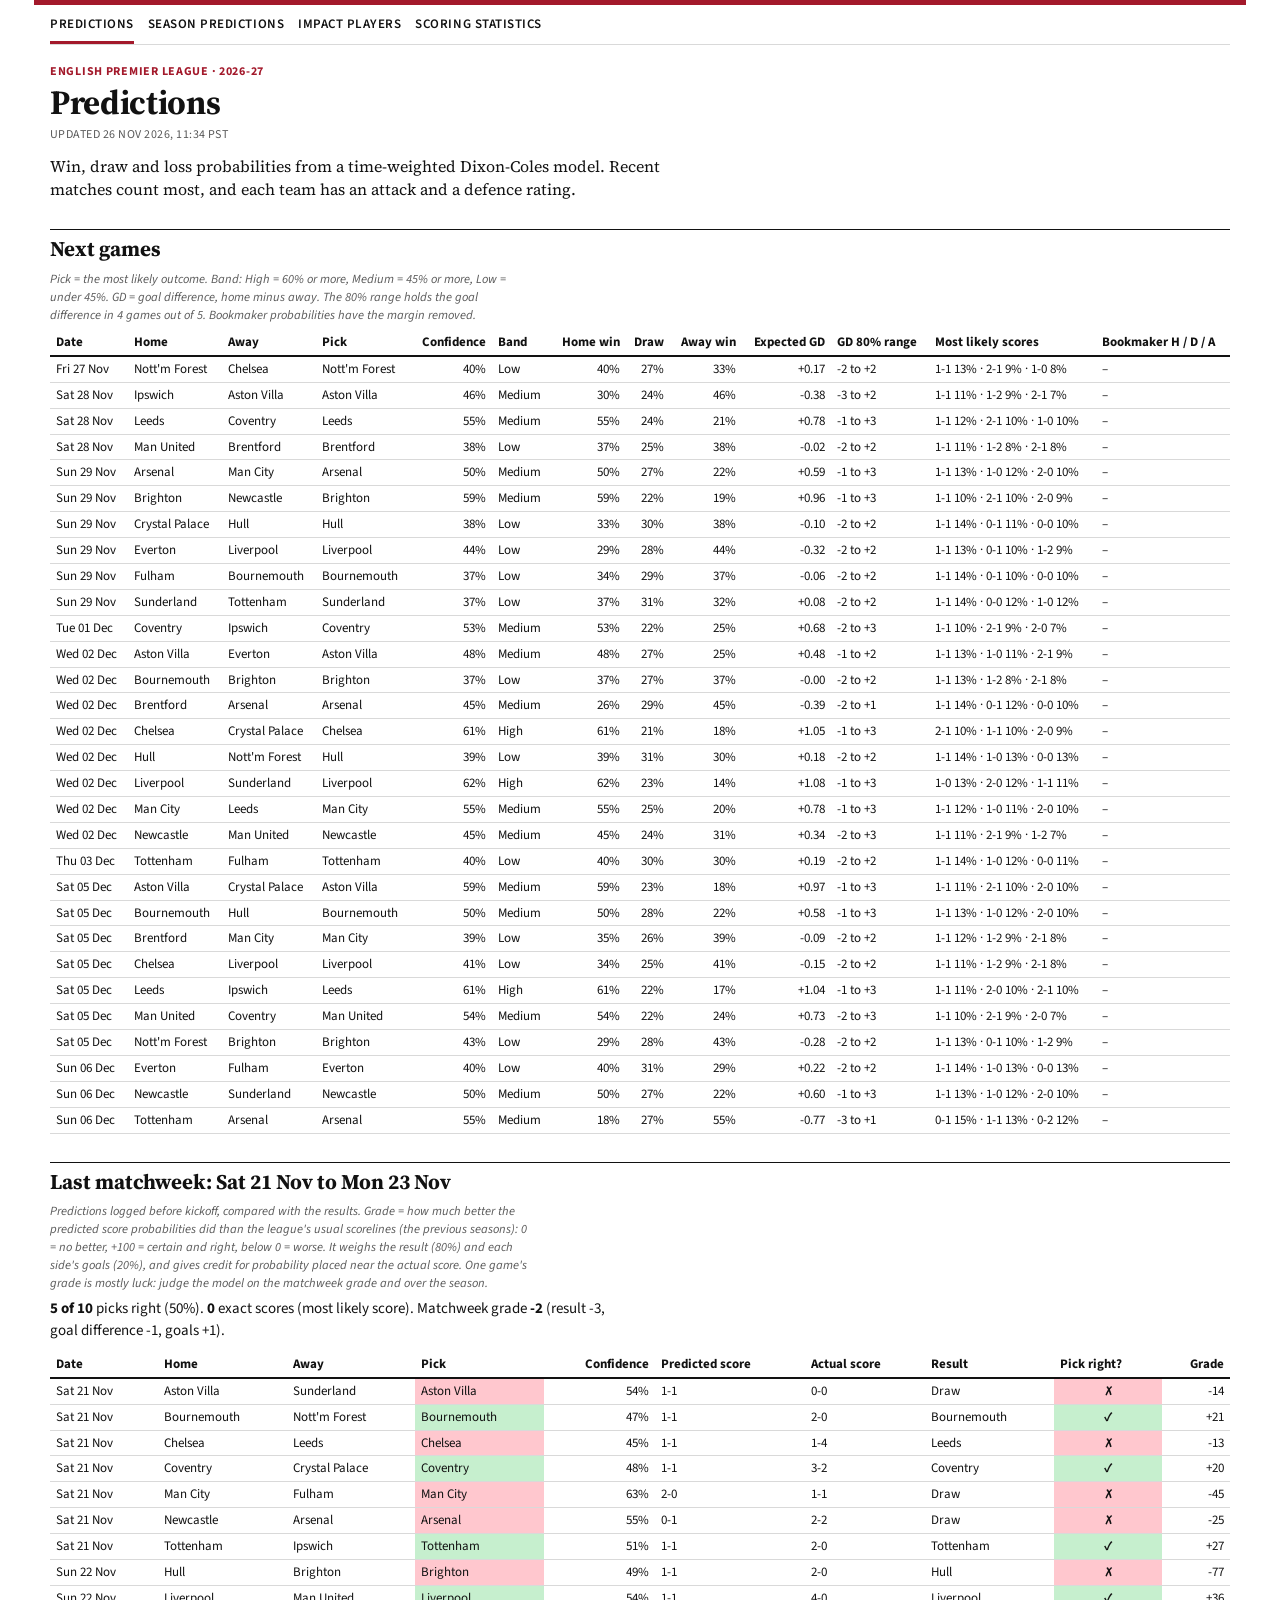
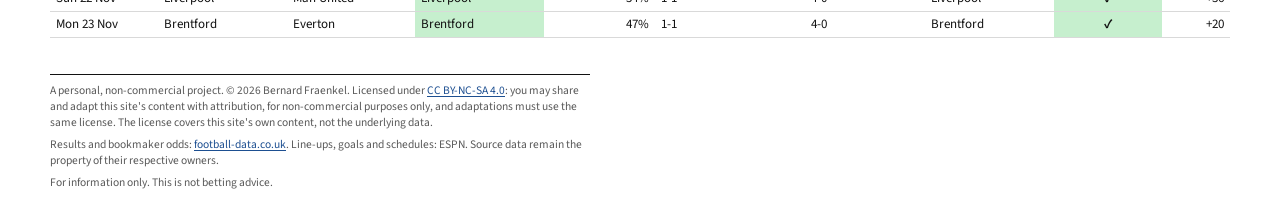
<file: site/index.html>
<!doctype html>
<!--
  Home page: predictions. Edit freely; website.py fills in these placeholders:
    league_name, season, updated, nav, current_table, last_matchweek_title, last_matchweek_summary, last_matchweek_table, footer
  Write a literal dollar sign as two dollar signs.
-->
<html lang="en">
<head>
  <meta charset="utf-8">
  <meta name="viewport" content="width=device-width, initial-scale=1">
  <link rel="preconnect" href="https://fonts.googleapis.com">
  <link rel="preconnect" href="https://fonts.gstatic.com" crossorigin>
  <link rel="stylesheet" href="https://fonts.googleapis.com/css2?family=Source+Sans+3:ital,wght@0,400;0,600;0,700;1,400&family=Source+Serif+4:ital,opsz,wght@0,8..60,400;0,8..60,600;0,8..60,700;1,8..60,400&display=swap">
  <link rel="stylesheet" href="style.css">
  <title>Predictions | English Premier League</title>
</head>
<body>
  <nav><a href="index.html" aria-current="page">Predictions</a><a href="season.html">Season predictions</a><a href="players.html">Impact players</a><a href="scores.html">Scoring statistics</a></nav>
  <main>
    <p class="kicker">English Premier League · 2026-27</p>
    <h1>Predictions</h1>
    <p class="updated">Updated 26 Nov 2026, 11:34 PST</p>
    <p>Win, draw and loss probabilities from a time-weighted Dixon-Coles model. Recent matches count most,
      and each team has an attack and a defence rating.</p>

    <h2>Next games</h2>
    <p class="hint">Pick = the most likely outcome. Band: High = 60% or more, Medium = 45% or more, Low = under 45%.
      GD = goal difference, home minus away. The 80% range holds the goal difference in 4 games out of 5.
      Bookmaker probabilities have the margin removed.</p>
    <div class="table-wrap"><table><thead><tr><th>Date</th><th>Home</th><th>Away</th><th>Pick</th><th class="num">Confidence</th><th>Band</th><th class="num">Home win</th><th class="num">Draw</th><th class="num">Away win</th><th class="num">Expected GD</th><th>GD 80% range</th><th>Most likely scores</th><th>Bookmaker H / D / A</th></tr></thead><tbody><tr><td>Fri 27 Nov</td><td>Nott&#x27;m Forest</td><td>Chelsea</td><td>Nott&#x27;m Forest</td><td class="num">40%</td><td>Low</td><td class="num">40%</td><td class="num">27%</td><td class="num">33%</td><td class="num">+0.17</td><td>-2 to +2</td><td>1-1 13% · 2-1 9% · 1-0 8%</td><td>–</td></tr><tr><td>Sat 28 Nov</td><td>Ipswich</td><td>Aston Villa</td><td>Aston Villa</td><td class="num">46%</td><td>Medium</td><td class="num">30%</td><td class="num">24%</td><td class="num">46%</td><td class="num">-0.38</td><td>-3 to +2</td><td>1-1 11% · 1-2 9% · 2-1 7%</td><td>–</td></tr><tr><td>Sat 28 Nov</td><td>Leeds</td><td>Coventry</td><td>Leeds</td><td class="num">55%</td><td>Medium</td><td class="num">55%</td><td class="num">24%</td><td class="num">21%</td><td class="num">+0.78</td><td>-1 to +3</td><td>1-1 12% · 2-1 10% · 1-0 10%</td><td>–</td></tr><tr><td>Sat 28 Nov</td><td>Man United</td><td>Brentford</td><td>Brentford</td><td class="num">38%</td><td>Low</td><td class="num">37%</td><td class="num">25%</td><td class="num">38%</td><td class="num">-0.02</td><td>-2 to +2</td><td>1-1 11% · 1-2 8% · 2-1 8%</td><td>–</td></tr><tr><td>Sun 29 Nov</td><td>Arsenal</td><td>Man City</td><td>Arsenal</td><td class="num">50%</td><td>Medium</td><td class="num">50%</td><td class="num">27%</td><td class="num">22%</td><td class="num">+0.59</td><td>-1 to +3</td><td>1-1 13% · 1-0 12% · 2-0 10%</td><td>–</td></tr><tr><td>Sun 29 Nov</td><td>Brighton</td><td>Newcastle</td><td>Brighton</td><td class="num">59%</td><td>Medium</td><td class="num">59%</td><td class="num">22%</td><td class="num">19%</td><td class="num">+0.96</td><td>-1 to +3</td><td>1-1 10% · 2-1 10% · 2-0 9%</td><td>–</td></tr><tr><td>Sun 29 Nov</td><td>Crystal Palace</td><td>Hull</td><td>Hull</td><td class="num">38%</td><td>Low</td><td class="num">33%</td><td class="num">30%</td><td class="num">38%</td><td class="num">-0.10</td><td>-2 to +2</td><td>1-1 14% · 0-1 11% · 0-0 10%</td><td>–</td></tr><tr><td>Sun 29 Nov</td><td>Everton</td><td>Liverpool</td><td>Liverpool</td><td class="num">44%</td><td>Low</td><td class="num">29%</td><td class="num">28%</td><td class="num">44%</td><td class="num">-0.32</td><td>-2 to +2</td><td>1-1 13% · 0-1 10% · 1-2 9%</td><td>–</td></tr><tr><td>Sun 29 Nov</td><td>Fulham</td><td>Bournemouth</td><td>Bournemouth</td><td class="num">37%</td><td>Low</td><td class="num">34%</td><td class="num">29%</td><td class="num">37%</td><td class="num">-0.06</td><td>-2 to +2</td><td>1-1 14% · 0-1 10% · 0-0 10%</td><td>–</td></tr><tr><td>Sun 29 Nov</td><td>Sunderland</td><td>Tottenham</td><td>Sunderland</td><td class="num">37%</td><td>Low</td><td class="num">37%</td><td class="num">31%</td><td class="num">32%</td><td class="num">+0.08</td><td>-2 to +2</td><td>1-1 14% · 0-0 12% · 1-0 12%</td><td>–</td></tr><tr><td>Tue 01 Dec</td><td>Coventry</td><td>Ipswich</td><td>Coventry</td><td class="num">53%</td><td>Medium</td><td class="num">53%</td><td class="num">22%</td><td class="num">25%</td><td class="num">+0.68</td><td>-2 to +3</td><td>1-1 10% · 2-1 9% · 2-0 7%</td><td>–</td></tr><tr><td>Wed 02 Dec</td><td>Aston Villa</td><td>Everton</td><td>Aston Villa</td><td class="num">48%</td><td>Medium</td><td class="num">48%</td><td class="num">27%</td><td class="num">25%</td><td class="num">+0.48</td><td>-1 to +2</td><td>1-1 13% · 1-0 11% · 2-1 9%</td><td>–</td></tr><tr><td>Wed 02 Dec</td><td>Bournemouth</td><td>Brighton</td><td>Brighton</td><td class="num">37%</td><td>Low</td><td class="num">37%</td><td class="num">27%</td><td class="num">37%</td><td class="num">-0.00</td><td>-2 to +2</td><td>1-1 13% · 1-2 8% · 2-1 8%</td><td>–</td></tr><tr><td>Wed 02 Dec</td><td>Brentford</td><td>Arsenal</td><td>Arsenal</td><td class="num">45%</td><td>Medium</td><td class="num">26%</td><td class="num">29%</td><td class="num">45%</td><td class="num">-0.39</td><td>-2 to +1</td><td>1-1 14% · 0-1 12% · 0-0 10%</td><td>–</td></tr><tr><td>Wed 02 Dec</td><td>Chelsea</td><td>Crystal Palace</td><td>Chelsea</td><td class="num">61%</td><td>High</td><td class="num">61%</td><td class="num">21%</td><td class="num">18%</td><td class="num">+1.05</td><td>-1 to +3</td><td>2-1 10% · 1-1 10% · 2-0 9%</td><td>–</td></tr><tr><td>Wed 02 Dec</td><td>Hull</td><td>Nott&#x27;m Forest</td><td>Hull</td><td class="num">39%</td><td>Low</td><td class="num">39%</td><td class="num">31%</td><td class="num">30%</td><td class="num">+0.18</td><td>-2 to +2</td><td>1-1 14% · 1-0 13% · 0-0 13%</td><td>–</td></tr><tr><td>Wed 02 Dec</td><td>Liverpool</td><td>Sunderland</td><td>Liverpool</td><td class="num">62%</td><td>High</td><td class="num">62%</td><td class="num">23%</td><td class="num">14%</td><td class="num">+1.08</td><td>-1 to +3</td><td>1-0 13% · 2-0 12% · 1-1 11%</td><td>–</td></tr><tr><td>Wed 02 Dec</td><td>Man City</td><td>Leeds</td><td>Man City</td><td class="num">55%</td><td>Medium</td><td class="num">55%</td><td class="num">25%</td><td class="num">20%</td><td class="num">+0.78</td><td>-1 to +3</td><td>1-1 12% · 1-0 11% · 2-0 10%</td><td>–</td></tr><tr><td>Wed 02 Dec</td><td>Newcastle</td><td>Man United</td><td>Newcastle</td><td class="num">45%</td><td>Medium</td><td class="num">45%</td><td class="num">24%</td><td class="num">31%</td><td class="num">+0.34</td><td>-2 to +3</td><td>1-1 11% · 2-1 9% · 1-2 7%</td><td>–</td></tr><tr><td>Thu 03 Dec</td><td>Tottenham</td><td>Fulham</td><td>Tottenham</td><td class="num">40%</td><td>Low</td><td class="num">40%</td><td class="num">30%</td><td class="num">30%</td><td class="num">+0.19</td><td>-2 to +2</td><td>1-1 14% · 1-0 12% · 0-0 11%</td><td>–</td></tr><tr><td>Sat 05 Dec</td><td>Aston Villa</td><td>Crystal Palace</td><td>Aston Villa</td><td class="num">59%</td><td>Medium</td><td class="num">59%</td><td class="num">23%</td><td class="num">18%</td><td class="num">+0.97</td><td>-1 to +3</td><td>1-1 11% · 2-1 10% · 2-0 10%</td><td>–</td></tr><tr><td>Sat 05 Dec</td><td>Bournemouth</td><td>Hull</td><td>Bournemouth</td><td class="num">50%</td><td>Medium</td><td class="num">50%</td><td class="num">28%</td><td class="num">22%</td><td class="num">+0.58</td><td>-1 to +3</td><td>1-1 13% · 1-0 12% · 2-0 10%</td><td>–</td></tr><tr><td>Sat 05 Dec</td><td>Brentford</td><td>Man City</td><td>Man City</td><td class="num">39%</td><td>Low</td><td class="num">35%</td><td class="num">26%</td><td class="num">39%</td><td class="num">-0.09</td><td>-2 to +2</td><td>1-1 12% · 1-2 9% · 2-1 8%</td><td>–</td></tr><tr><td>Sat 05 Dec</td><td>Chelsea</td><td>Liverpool</td><td>Liverpool</td><td class="num">41%</td><td>Low</td><td class="num">34%</td><td class="num">25%</td><td class="num">41%</td><td class="num">-0.15</td><td>-2 to +2</td><td>1-1 11% · 1-2 9% · 2-1 8%</td><td>–</td></tr><tr><td>Sat 05 Dec</td><td>Leeds</td><td>Ipswich</td><td>Leeds</td><td class="num">61%</td><td>High</td><td class="num">61%</td><td class="num">22%</td><td class="num">17%</td><td class="num">+1.04</td><td>-1 to +3</td><td>1-1 11% · 2-0 10% · 2-1 10%</td><td>–</td></tr><tr><td>Sat 05 Dec</td><td>Man United</td><td>Coventry</td><td>Man United</td><td class="num">54%</td><td>Medium</td><td class="num">54%</td><td class="num">22%</td><td class="num">24%</td><td class="num">+0.73</td><td>-2 to +3</td><td>1-1 10% · 2-1 9% · 2-0 7%</td><td>–</td></tr><tr><td>Sat 05 Dec</td><td>Nott&#x27;m Forest</td><td>Brighton</td><td>Brighton</td><td class="num">43%</td><td>Low</td><td class="num">29%</td><td class="num">28%</td><td class="num">43%</td><td class="num">-0.28</td><td>-2 to +2</td><td>1-1 13% · 0-1 10% · 1-2 9%</td><td>–</td></tr><tr><td>Sun 06 Dec</td><td>Everton</td><td>Fulham</td><td>Everton</td><td class="num">40%</td><td>Low</td><td class="num">40%</td><td class="num">31%</td><td class="num">29%</td><td class="num">+0.22</td><td>-2 to +2</td><td>1-1 14% · 1-0 13% · 0-0 13%</td><td>–</td></tr><tr><td>Sun 06 Dec</td><td>Newcastle</td><td>Sunderland</td><td>Newcastle</td><td class="num">50%</td><td>Medium</td><td class="num">50%</td><td class="num">27%</td><td class="num">22%</td><td class="num">+0.60</td><td>-1 to +3</td><td>1-1 13% · 1-0 12% · 2-0 10%</td><td>–</td></tr><tr><td>Sun 06 Dec</td><td>Tottenham</td><td>Arsenal</td><td>Arsenal</td><td class="num">55%</td><td>Medium</td><td class="num">18%</td><td class="num">27%</td><td class="num">55%</td><td class="num">-0.77</td><td>-3 to +1</td><td>0-1 15% · 1-1 13% · 0-2 12%</td><td>–</td></tr></tbody></table></div>

    <h2>Last matchweek: Sat 21 Nov to Mon 23 Nov</h2>
    <p class="hint">Predictions logged before kickoff, compared with the results.
      Grade = how much better the predicted score probabilities did than the league's usual scorelines
      (the previous seasons): 0 = no better, +100 = certain and right, below 0 = worse.
      It weighs the result (80%) and each side's goals (20%), and gives credit for
      probability placed near the actual score. One game's grade is mostly luck: judge the model on the matchweek grade
      and over the season.</p>
    <p class="summary-line"><strong>5 of 10</strong> picks right (50%). <strong>0</strong> exact scores (most likely score). Matchweek grade <strong>-2</strong> (result -3, goal difference -1, goals +1).</p>
    <div class="table-wrap"><table><thead><tr><th>Date</th><th>Home</th><th>Away</th><th class="pick">Pick</th><th class="num">Confidence</th><th>Predicted score</th><th>Actual score</th><th>Result</th><th class="mark">Pick right?</th><th class="num">Grade</th></tr></thead><tbody><tr class="miss"><td>Sat 21 Nov</td><td>Aston Villa</td><td>Sunderland</td><td class="pick">Aston Villa</td><td class="num">54%</td><td>1-1</td><td>0-0</td><td>Draw</td><td class="mark">✗</td><td class="num">-14</td></tr><tr class="hit"><td>Sat 21 Nov</td><td>Bournemouth</td><td>Nott&#x27;m Forest</td><td class="pick">Bournemouth</td><td class="num">47%</td><td>1-1</td><td>2-0</td><td>Bournemouth</td><td class="mark">✓</td><td class="num">+21</td></tr><tr class="miss"><td>Sat 21 Nov</td><td>Chelsea</td><td>Leeds</td><td class="pick">Chelsea</td><td class="num">45%</td><td>1-1</td><td>1-4</td><td>Leeds</td><td class="mark">✗</td><td class="num">-13</td></tr><tr class="hit"><td>Sat 21 Nov</td><td>Coventry</td><td>Crystal Palace</td><td class="pick">Coventry</td><td class="num">48%</td><td>1-1</td><td>3-2</td><td>Coventry</td><td class="mark">✓</td><td class="num">+20</td></tr><tr class="miss"><td>Sat 21 Nov</td><td>Man City</td><td>Fulham</td><td class="pick">Man City</td><td class="num">63%</td><td>2-0</td><td>1-1</td><td>Draw</td><td class="mark">✗</td><td class="num">-45</td></tr><tr class="miss"><td>Sat 21 Nov</td><td>Newcastle</td><td>Arsenal</td><td class="pick">Arsenal</td><td class="num">55%</td><td>0-1</td><td>2-2</td><td>Draw</td><td class="mark">✗</td><td class="num">-25</td></tr><tr class="hit"><td>Sat 21 Nov</td><td>Tottenham</td><td>Ipswich</td><td class="pick">Tottenham</td><td class="num">51%</td><td>1-1</td><td>2-0</td><td>Tottenham</td><td class="mark">✓</td><td class="num">+27</td></tr><tr class="miss"><td>Sun 22 Nov</td><td>Hull</td><td>Brighton</td><td class="pick">Brighton</td><td class="num">49%</td><td>1-1</td><td>2-0</td><td>Hull</td><td class="mark">✗</td><td class="num">-77</td></tr><tr class="hit"><td>Sun 22 Nov</td><td>Liverpool</td><td>Man United</td><td class="pick">Liverpool</td><td class="num">54%</td><td>1-1</td><td>4-0</td><td>Liverpool</td><td class="mark">✓</td><td class="num">+36</td></tr><tr class="hit"><td>Mon 23 Nov</td><td>Brentford</td><td>Everton</td><td class="pick">Brentford</td><td class="num">47%</td><td>1-1</td><td>4-0</td><td>Brentford</td><td class="mark">✓</td><td class="num">+20</td></tr></tbody></table></div>
  </main>
  <!-- Shared footer, inserted into every page. Placeholder: year -->
<footer>
  <p>
    A personal, non-commercial project. &copy; 2026 Bernard Fraenkel.
    Licensed under <a href="https://creativecommons.org/licenses/by-nc-sa/4.0/" rel="license">CC BY-NC-SA 4.0</a>:
    you may share and adapt this site's content with attribution, for non-commercial purposes only,
    and adaptations must use the same license. The license covers this site's own content, not the underlying data.
  </p>
  <p>
    Results and bookmaker odds: <a href="https://www.football-data.co.uk/">football-data.co.uk</a>.
    Line-ups, goals and schedules: ESPN. Source data remain the property of their respective owners.
  </p>
  <p>For information only. This is not betting advice.</p>
</footer>

</body>
</html>
</file>
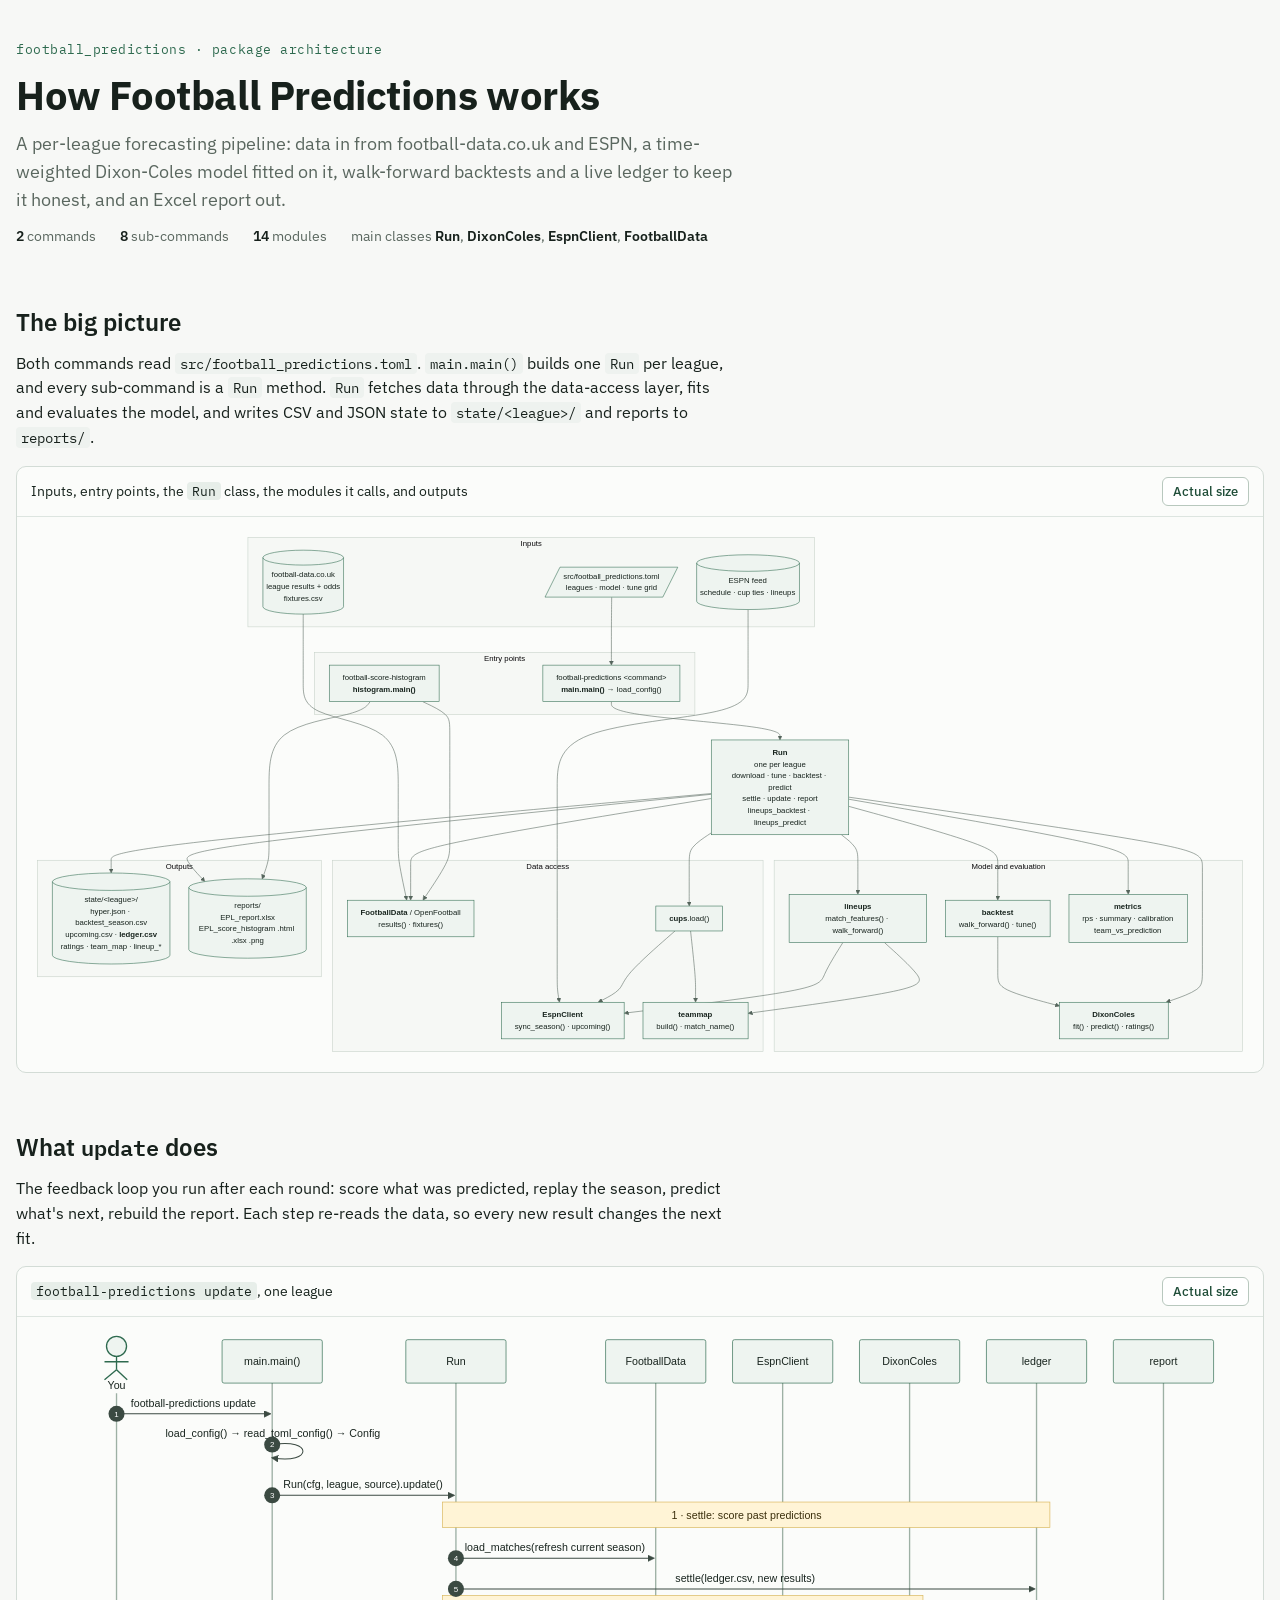
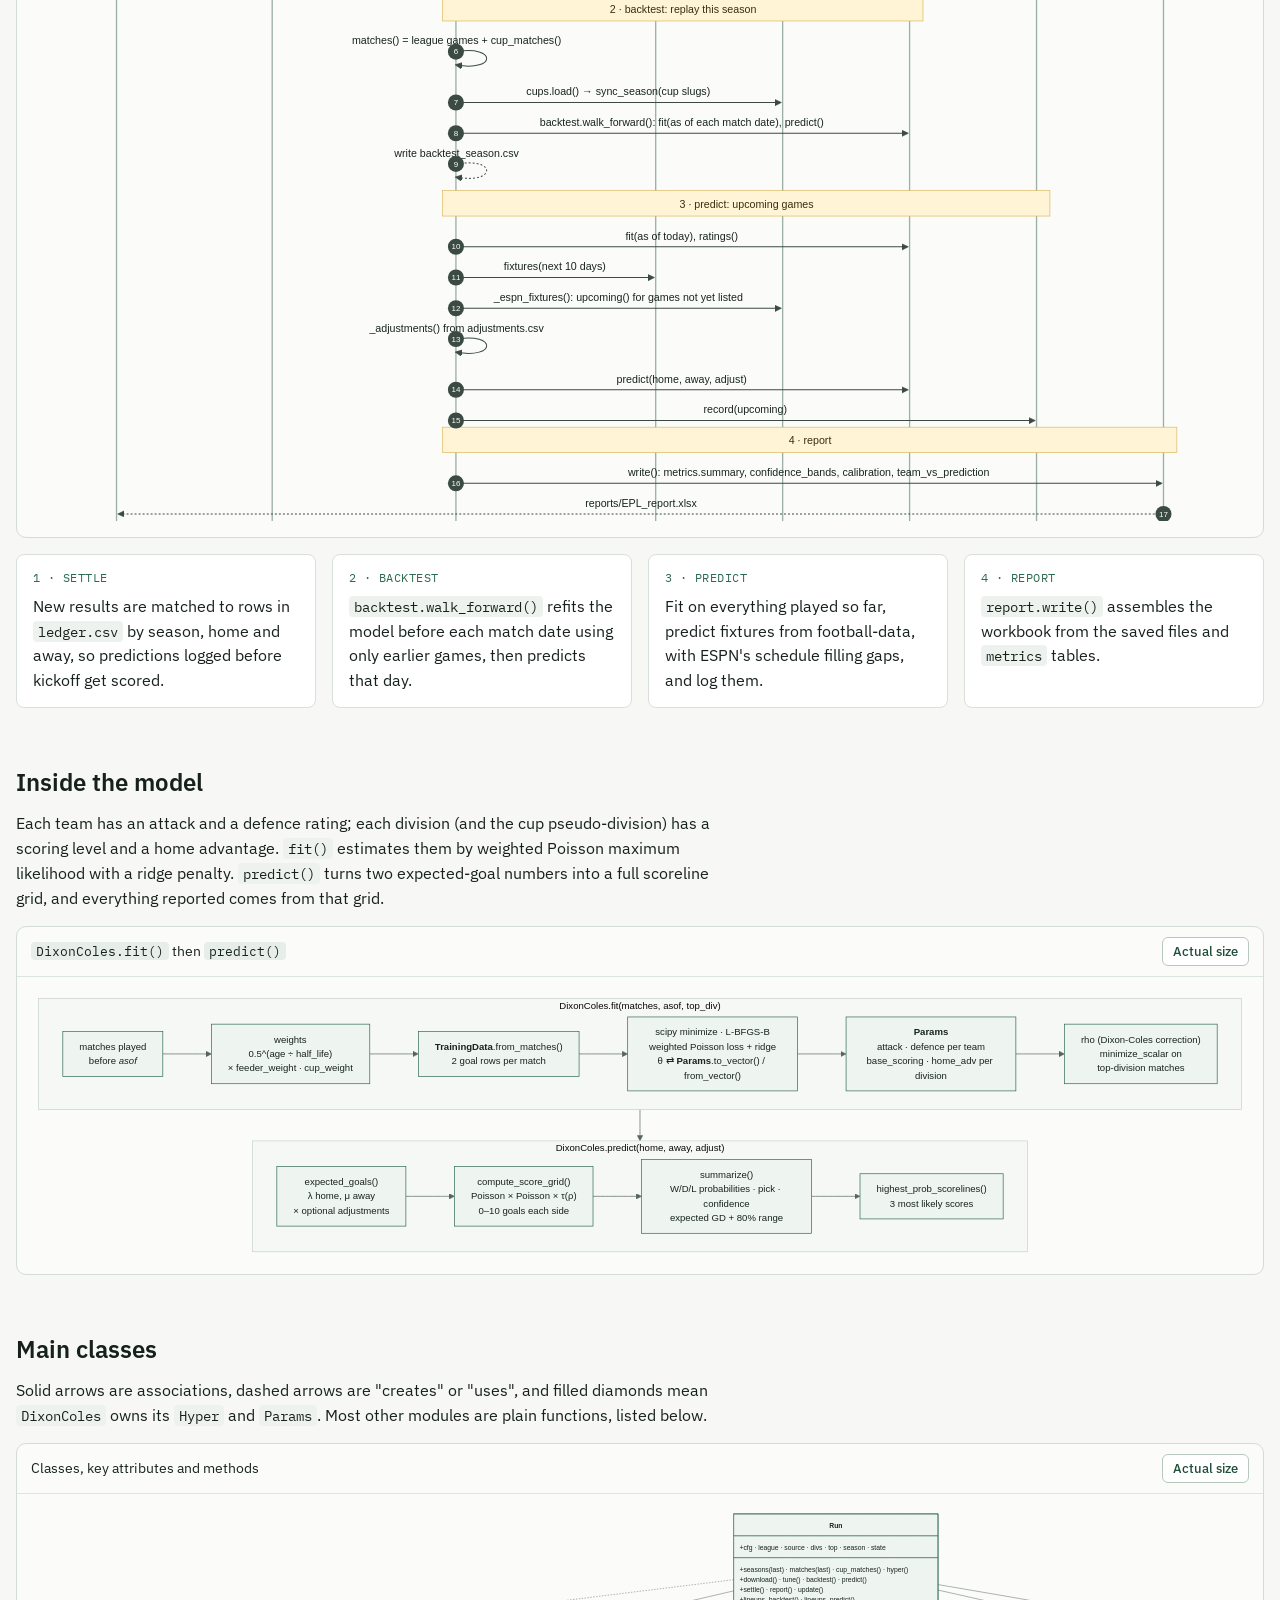
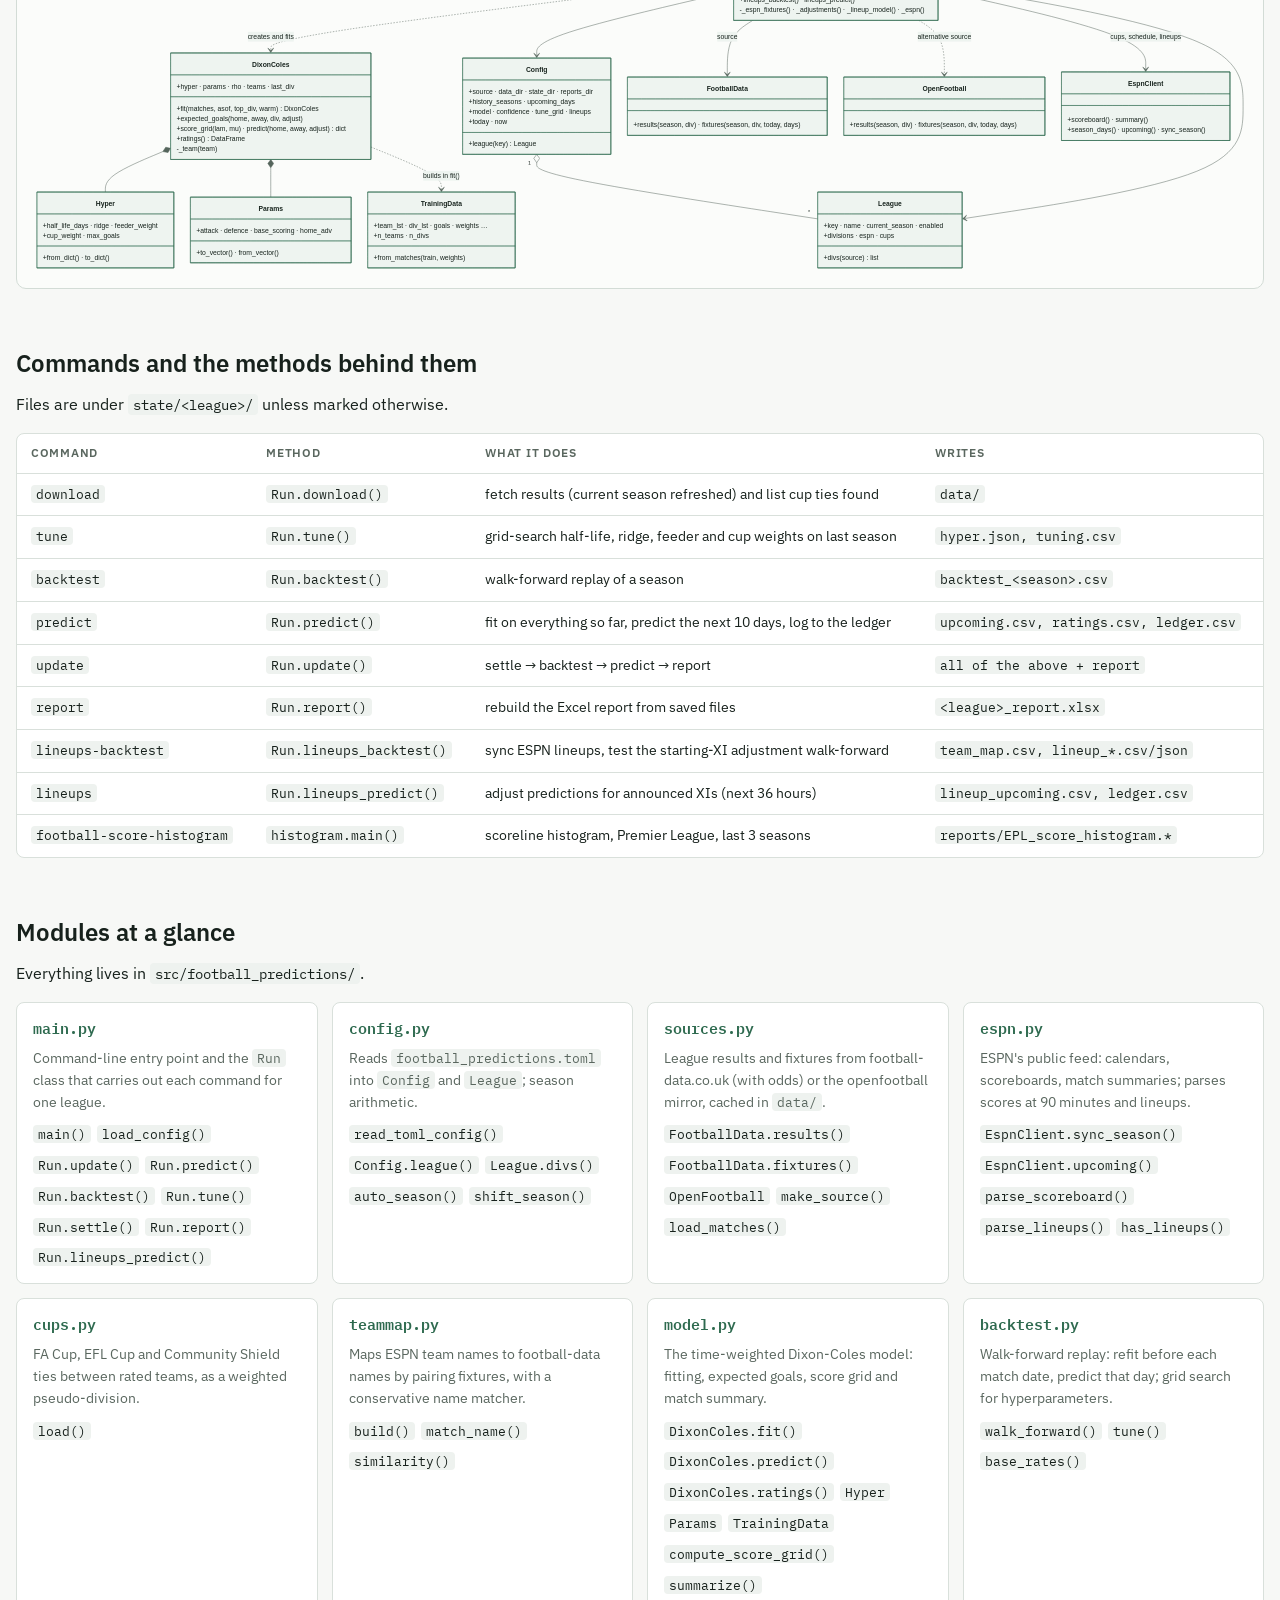
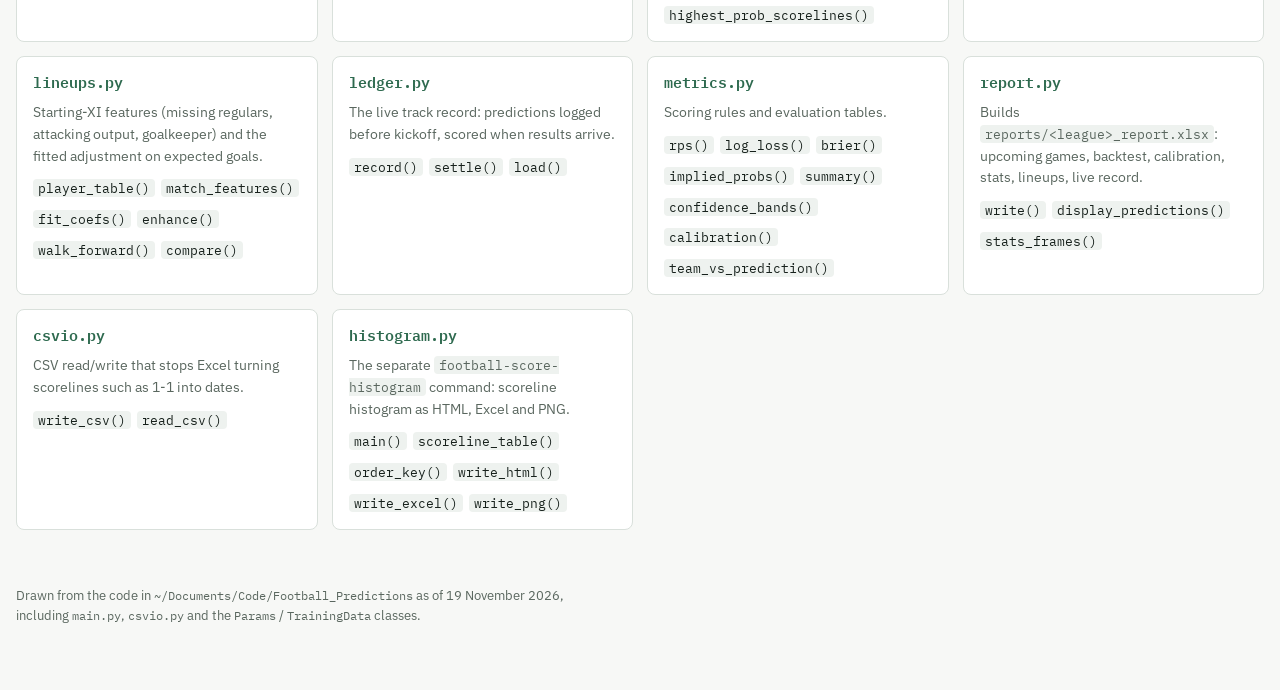
<file: docs/architecture.html>
<!doctype html>
<html lang="en">
<head>
<meta charset="utf-8">
<meta name="viewport" content="width=device-width, initial-scale=1">
<title>Football Predictions Architecture</title>
<link rel="preconnect" href="https://fonts.googleapis.com">
<link rel="preconnect" href="https://fonts.gstatic.com" crossorigin>
<link rel="stylesheet" href="https://fonts.googleapis.com/css2?family=IBM+Plex+Mono:wght@400;500&family=IBM+Plex+Sans:wght@400;500;600;700&display=swap">
<style>
/* Layout: a reading column for prose; diagrams break out to full width on a light "drawing board" panel in both themes. */
:root {
  --bg: #F7F8F6;
  --surface: #FFFFFF;
  --fg: #17211C;
  --muted: #5A675F;
  --line: #D9E0DB;
  --accent: #2E6A4F;
  --accent-soft: #E3EEE7;
  --board: #FBFCFA;          /* diagram panel: stays light, the diagrams are drawn for it */
  --board-line: #D3DCD6;
  --board-fg: #18241E;
  --code-bg: #EEF2EF;
  --font-sans: "IBM Plex Sans", -apple-system, BlinkMacSystemFont, "Segoe UI", Roboto, sans-serif;
  --font-mono: "IBM Plex Mono", ui-monospace, SFMono-Regular, Menlo, Consolas, monospace;
}
@media (prefers-color-scheme: dark) {
  :root:not([data-theme="light"]) {
    --bg: #111613; --surface: #171E1A; --fg: #E4EBE6; --muted: #9AA9A0; --line: #2A342E;
    --accent: #7CC4A0; --accent-soft: #1E2F26; --board: #F4F7F5; --board-line: #3A463F;
    --board-fg: #18241E; --code-bg: #1F2823; color-scheme: dark;
  }
}
:root[data-theme="dark"] {
  --bg: #111613; --surface: #171E1A; --fg: #E4EBE6; --muted: #9AA9A0; --line: #2A342E;
  --accent: #7CC4A0; --accent-soft: #1E2F26; --board: #F4F7F5; --board-line: #3A463F;
  --board-fg: #18241E; --code-bg: #1F2823; color-scheme: dark;
}
* { box-sizing: border-box; }
body { margin: 0; }
body {
  background: var(--bg); color: var(--fg); font-family: var(--font-sans);
  font-size: 16px; line-height: 1.55;
  padding-left: max(16px, env(safe-area-inset-left, 0px));
  padding-right: max(16px, env(safe-area-inset-right, 0px));
}
main { max-width: 1480px; margin: 0 auto; padding-block: 40px 64px; display: grid; gap: 56px; }
.prose { max-width: 72ch; }
header { display: grid; gap: 12px; }
.eyebrow { font-family: var(--font-mono); font-size: 13px; letter-spacing: 0.04em; color: var(--accent); }
h1 { font-size: clamp(28px, 4vw, 40px); line-height: 1.15; margin: 0; font-weight: 700; text-wrap: balance; letter-spacing: -0.01em; }
h2 { font-size: 24px; margin: 0; font-weight: 600; text-wrap: balance; }
h3 { font-size: 15px; margin: 0; font-weight: 600; }
p { margin: 0; }
.lede { font-size: 18px; color: var(--muted); }
section { display: grid; gap: 16px; min-width: 0; }
code { font-family: var(--font-mono); font-size: 0.9em; }
p code, li code, td code { background: var(--code-bg); padding: 1px 5px; border-radius: 4px; }
.facts { display: flex; flex-wrap: wrap; gap: 8px 24px; font-size: 14px; color: var(--muted); }
.facts b { color: var(--fg); font-weight: 600; font-variant-numeric: tabular-nums; }

.diagram { margin: 0; background: var(--board); border: 1px solid var(--board-line); border-radius: 10px; overflow: hidden; min-width: 0; }
.diagram-bar { display: flex; align-items: center; justify-content: space-between; gap: 12px; padding: 10px 14px;
  border-bottom: 1px solid #DDE5E0; color: var(--board-fg); font-size: 14px; flex-wrap: wrap; }
.diagram-bar code { background: #E7EEE9; padding: 1px 5px; border-radius: 4px; }
.cap { min-width: 0; }
.zoom { font: 500 13px var(--font-sans); color: #1F4D38; background: #FFFFFF; border: 1px solid #B8C8BE;
  border-radius: 6px; padding: 5px 10px; cursor: pointer; }
.zoom:hover { background: #EEF4F0; }
.zoom:focus-visible { outline: 2px solid #2E6A4F; outline-offset: 2px; }
.scroller { overflow: auto; padding: 16px; }
.scroller svg { display: block; height: auto; margin: 0 auto; }
.diagram.actual .scroller { max-height: 80vh; }

.how { display: grid; grid-template-columns: repeat(auto-fit, minmax(240px, 1fr)); gap: 16px; }
.how div { background: var(--surface); border: 1px solid var(--line); border-radius: 8px; padding: 14px 16px; display: grid; gap: 6px; align-content: start; }
.how .k { font-family: var(--font-mono); font-size: 12px; color: var(--accent); letter-spacing: 0.04em; }

.mods { display: grid; grid-template-columns: repeat(auto-fill, minmax(300px, 1fr)); gap: 14px; }
.mod { background: var(--surface); border: 1px solid var(--line); border-radius: 8px; padding: 14px 16px; display: grid; gap: 8px; align-content: start; min-width: 0; }
.mod h3 code { color: var(--accent); font-size: 15px; }
.mod p { color: var(--muted); font-size: 14px; }
.mod ul { list-style: none; margin: 0; padding: 0; display: flex; flex-wrap: wrap; gap: 6px; }
.mod li code { font-size: 12.5px; }

.table-wrap { overflow-x: auto; border: 1px solid var(--line); border-radius: 8px; background: var(--surface); }
table { border-collapse: collapse; width: 100%; font-size: 14px; min-width: 760px; }
th, td { text-align: left; padding: 10px 14px; border-bottom: 1px solid var(--line); vertical-align: top; }
th { font-size: 12px; text-transform: uppercase; letter-spacing: 0.06em; color: var(--muted); font-weight: 600; }
tr:last-child td { border-bottom: 0; }
footer { color: var(--muted); font-size: 13px; }
@media (prefers-reduced-motion: no-preference) { .zoom { transition: background .15s; } }
</style>

</head>
<body>
<main>
  <header class="prose">
    <span class="eyebrow">football_predictions · package architecture</span>
    <h1>How Football Predictions works</h1>
    <p class="lede">A per-league forecasting pipeline: data in from football-data.co.uk and ESPN, a time-weighted Dixon-Coles model fitted on it, walk-forward backtests and a live ledger to keep it honest, and an Excel report out.</p>
    <div class="facts">
      <span><b>2</b> commands</span><span><b>8</b> sub-commands</span><span><b>14</b> modules</span>
      <span>main classes <b>Run</b>, <b>DixonColes</b>, <b>EspnClient</b>, <b>FootballData</b></span>
    </div>
  </header>

  <section>
    <div class="prose" style="display:grid;gap:10px">
      <h2>The big picture</h2>
      <p>Both commands read <code>src/football_predictions.toml</code>. <code>main.main()</code> builds one <code>Run</code> per league, and every sub-command is a <code>Run</code> method. <code>Run</code> fetches data through the data-access layer, fits and evaluates the model, and writes CSV and JSON state to <code>state/&lt;league&gt;/</code> and reports to <code>reports/</code>.</p>
    </div>
    <figure class="diagram" data-natural="2190">
  <div class="diagram-bar"><span class="cap">Inputs, entry points, the <code>Run</code> class, the modules it calls, and outputs</span>
    <button type="button" class="zoom" id="zoom-overview" aria-pressed="false">Actual size</button></div>
  <div class="scroller" role="img" aria-label="Overview: inputs (football-data, ESPN, config) feed main.main and histogram.main; Run calls data access (FootballData, EspnClient, cups, teammap) and model modules (DixonColes, backtest, lineups, metrics) and writes state and reports."><svg id="d-overview" width="100%" xmlns="http://www.w3.org/2000/svg" xmlns:xlink="http://www.w3.org/1999/xlink" class="flowchart" style="max-width: 2189.98px; background-color: transparent;" viewBox="0 0 2189.984375 943.52099609375" role="graphics-document document" aria-roledescription="flowchart-v2"><style>#d-overview{font-family:Arial,Helvetica,sans-serif;font-size:14px;fill:#18241E;}@keyframes edge-animation-frame{from{stroke-dashoffset:0;}}@keyframes dash{to{stroke-dashoffset:0;}}#d-overview .edge-animation-slow{stroke-dasharray:9,5!important;stroke-dashoffset:900;animation:dash 50s linear infinite;stroke-linecap:round;}#d-overview .edge-animation-fast{stroke-dasharray:9,5!important;stroke-dashoffset:900;animation:dash 20s linear infinite;stroke-linecap:round;}#d-overview .error-icon{fill:#F7F8F6;}#d-overview .error-text{fill:#080709;stroke:#080709;}#d-overview .edge-thickness-normal{stroke-width:1px;}#d-overview .edge-thickness-thick{stroke-width:3.5px;}#d-overview .edge-pattern-solid{stroke-dasharray:0;}#d-overview .edge-thickness-invisible{stroke-width:0;fill:none;}#d-overview .edge-pattern-dashed{stroke-dasharray:3;}#d-overview .edge-pattern-dotted{stroke-dasharray:2;}#d-overview .marker{fill:#55655C;stroke:#55655C;}#d-overview .marker.cross{stroke:#55655C;}#d-overview svg{font-family:Arial,Helvetica,sans-serif;font-size:14px;}#d-overview p{margin:0;}#d-overview .label{font-family:Arial,Helvetica,sans-serif;color:#18241E;}#d-overview .cluster-label text{fill:#080709;}#d-overview .cluster-label span{color:#080709;}#d-overview .cluster-label span p{background-color:transparent;}#d-overview .label text,#d-overview span{fill:#18241E;color:#18241E;}#d-overview .node rect,#d-overview .node circle,#d-overview .node ellipse,#d-overview .node polygon,#d-overview .node path{fill:#EEF4F0;stroke:#2E6A4F;stroke-width:1px;}#d-overview .rough-node .label text,#d-overview .node .label text,#d-overview .image-shape .label,#d-overview .icon-shape .label{text-anchor:middle;}#d-overview .node .katex path{fill:#000;stroke:#000;stroke-width:1px;}#d-overview .rough-node .label,#d-overview .node .label,#d-overview .image-shape .label,#d-overview .icon-shape .label{text-align:center;}#d-overview .node.clickable{cursor:pointer;}#d-overview .root .anchor path{fill:#55655C!important;stroke-width:0;stroke:#55655C;}#d-overview .arrowheadPath{fill:#0b0b0b;}#d-overview .edgePath .path{stroke:#55655C;stroke-width:1px;}#d-overview .flowchart-link{stroke:#55655C;fill:none;}#d-overview .edgeLabel{background-color:#ffffff;text-align:center;}#d-overview .edgeLabel p{background-color:#ffffff;}#d-overview .edgeLabel rect{opacity:0.5;background-color:#ffffff;fill:#ffffff;}#d-overview .labelBkg{background-color:rgba(255, 255, 255, 0.5);}#d-overview .cluster rect{fill:#F6F8F5;stroke:#C5D1C8;stroke-width:1px;}#d-overview .cluster text{fill:#080709;}#d-overview .cluster span{color:#080709;}#d-overview div.mermaidTooltip{position:absolute;text-align:center;max-width:200px;padding:2px;font-family:Arial,Helvetica,sans-serif;font-size:12px;background:#F7F8F6;border:1px solid hsl(90, 0%, 86.862745098%);border-radius:2px;pointer-events:none;z-index:100;}#d-overview .flowchartTitleText{text-anchor:middle;font-size:18px;fill:#18241E;}#d-overview rect.text{fill:none;stroke-width:0;}#d-overview .icon-shape,#d-overview .image-shape{background-color:#ffffff;text-align:center;}#d-overview .icon-shape p,#d-overview .image-shape p{background-color:#ffffff;padding:2px;}#d-overview .icon-shape .label rect,#d-overview .image-shape .label rect{opacity:0.5;background-color:#ffffff;fill:#ffffff;}#d-overview .label-icon{display:inline-block;height:1em;overflow:visible;vertical-align:-0.125em;}#d-overview .node .label-icon path{fill:currentColor;stroke:revert;stroke-width:revert;}#d-overview .node .neo-node{stroke:#2E6A4F;}#d-overview [data-look="neo"].node rect,#d-overview [data-look="neo"].cluster rect,#d-overview [data-look="neo"].node polygon{stroke:url(#d-overview-gradient);filter:drop-shadow( 1px 2px 2px rgba(185,185,185,1));}#d-overview [data-look="neo"].swimlane.cluster rect{filter:none;}#d-overview [data-look="neo"].node path{stroke:url(#d-overview-gradient);stroke-width:1px;}#d-overview [data-look="neo"].node .outer-path{filter:drop-shadow( 1px 2px 2px rgba(185,185,185,1));}#d-overview [data-look="neo"].node .neo-line path{stroke:#2E6A4F;filter:none;}#d-overview [data-look="neo"].node circle{stroke:url(#d-overview-gradient);filter:drop-shadow( 1px 2px 2px rgba(185,185,185,1));}#d-overview [data-look="neo"].node circle .state-start{fill:#000000;}#d-overview [data-look="neo"].icon-shape .icon{fill:url(#d-overview-gradient);filter:drop-shadow( 1px 2px 2px rgba(185,185,185,1));}#d-overview [data-look="neo"].icon-shape .icon-neo path{stroke:url(#d-overview-gradient);filter:drop-shadow( 1px 2px 2px rgba(185,185,185,1));}#d-overview :root{--mermaid-font-family:"trebuchet ms",verdana,arial,sans-serif;}</style><g><marker id="d-overview_flowchart-v2-pointEnd" class="marker flowchart-v2" viewBox="0 0 10 10" refX="5" refY="5" markerUnits="userSpaceOnUse" markerWidth="8" markerHeight="8" orient="auto"><path d="M 0 0 L 10 5 L 0 10 z" class="arrowMarkerPath" style="stroke-width: 1; stroke-dasharray: 1, 0;"/></marker><marker id="d-overview_flowchart-v2-pointStart" class="marker flowchart-v2" viewBox="0 0 10 10" refX="4.5" refY="5" markerUnits="userSpaceOnUse" markerWidth="8" markerHeight="8" orient="auto"><path d="M 0 5 L 10 10 L 10 0 z" class="arrowMarkerPath" style="stroke-width: 1; stroke-dasharray: 1, 0;"/></marker><marker id="d-overview_flowchart-v2-pointEnd-margin" class="marker flowchart-v2" viewBox="0 0 11.5 14" refX="11.5" refY="7" markerUnits="userSpaceOnUse" markerWidth="10.5" markerHeight="14" orient="auto"><path d="M 0 0 L 11.5 7 L 0 14 z" class="arrowMarkerPath" style="stroke-width: 0; stroke-dasharray: 1, 0;"/></marker><marker id="d-overview_flowchart-v2-pointStart-margin" class="marker flowchart-v2" viewBox="0 0 11.5 14" refX="1" refY="7" markerUnits="userSpaceOnUse" markerWidth="11.5" markerHeight="14" orient="auto"><polygon points="0,7 11.5,14 11.5,0" class="arrowMarkerPath" style="stroke-width: 0; stroke-dasharray: 1, 0;"/></marker><marker id="d-overview_flowchart-v2-circleEnd" class="marker flowchart-v2" viewBox="0 0 10 10" refX="11" refY="5" markerUnits="userSpaceOnUse" markerWidth="11" markerHeight="11" orient="auto"><circle cx="5" cy="5" r="5" class="arrowMarkerPath" style="stroke-width: 1; stroke-dasharray: 1, 0;"/></marker><marker id="d-overview_flowchart-v2-circleStart" class="marker flowchart-v2" viewBox="0 0 10 10" refX="-1" refY="5" markerUnits="userSpaceOnUse" markerWidth="11" markerHeight="11" orient="auto"><circle cx="5" cy="5" r="5" class="arrowMarkerPath" style="stroke-width: 1; stroke-dasharray: 1, 0;"/></marker><marker id="d-overview_flowchart-v2-circleEnd-margin" class="marker flowchart-v2" viewBox="0 0 10 10" refY="5" refX="12.25" markerUnits="userSpaceOnUse" markerWidth="14" markerHeight="14" orient="auto"><circle cx="5" cy="5" r="5" class="arrowMarkerPath" style="stroke-width: 0; stroke-dasharray: 1, 0;"/></marker><marker id="d-overview_flowchart-v2-circleStart-margin" class="marker flowchart-v2" viewBox="0 0 10 10" refX="-2" refY="5" markerUnits="userSpaceOnUse" markerWidth="14" markerHeight="14" orient="auto"><circle cx="5" cy="5" r="5" class="arrowMarkerPath" style="stroke-width: 0; stroke-dasharray: 1, 0;"/></marker><marker id="d-overview_flowchart-v2-crossEnd" class="marker cross flowchart-v2" viewBox="0 0 11 11" refX="12" refY="5.2" markerUnits="userSpaceOnUse" markerWidth="11" markerHeight="11" orient="auto"><path d="M 1,1 l 9,9 M 10,1 l -9,9" class="arrowMarkerPath" style="stroke-width: 2; stroke-dasharray: 1, 0;"/></marker><marker id="d-overview_flowchart-v2-crossStart" class="marker cross flowchart-v2" viewBox="0 0 11 11" refX="-1" refY="5.2" markerUnits="userSpaceOnUse" markerWidth="11" markerHeight="11" orient="auto"><path d="M 1,1 l 9,9 M 10,1 l -9,9" class="arrowMarkerPath" style="stroke-width: 2; stroke-dasharray: 1, 0;"/></marker><marker id="d-overview_flowchart-v2-crossEnd-margin" class="marker cross flowchart-v2" viewBox="0 0 15 15" refX="17.7" refY="7.5" markerUnits="userSpaceOnUse" markerWidth="12" markerHeight="12" orient="auto"><path d="M 1,1 L 14,14 M 1,14 L 14,1" class="arrowMarkerPath" style="stroke-width: 2.5;"/></marker><marker id="d-overview_flowchart-v2-crossStart-margin" class="marker cross flowchart-v2" viewBox="0 0 15 15" refX="-3.5" refY="7.5" markerUnits="userSpaceOnUse" markerWidth="12" markerHeight="12" orient="auto"><path d="M 1,1 L 14,14 M 1,14 L 14,1" class="arrowMarkerPath" style="stroke-width: 2.5; stroke-dasharray: 1, 0;"/></marker><g class="root"><g class="clusters"><g class="cluster" id="d-overview-OUT" data-look="classic"><rect style="" x="8" y="590.339958190918" width="512" height="210.1810302734375"/><g class="cluster-label" transform="translate(239.484375, 590.339958190918)"><foreignObject width="49.03125" height="21"><div xmlns="http://www.w3.org/1999/xhtml" style="display: table-cell; white-space: nowrap; line-height: 1.5;"><span class="nodeLabel"><p>Outputs</p></span></div></foreignObject></g></g><g class="cluster" id="d-overview-DATA" data-look="classic"><rect style="" x="540" y="590.339958190918" width="777.00390625" height="345.1810302734375"/><g class="cluster-label" transform="translate(889.978515625, 590.339958190918)"><foreignObject width="77.046875" height="21"><div xmlns="http://www.w3.org/1999/xhtml" style="display: table-cell; white-space: nowrap; line-height: 1.5;"><span class="nodeLabel"><p>Data access</p></span></div></foreignObject></g></g><g class="cluster" id="d-overview-CORE" data-look="classic"><rect style="" x="1337.00390625" y="590.339958190918" width="844.98046875" height="345.1810302734375"/><g class="cluster-label" transform="translate(1692.939453125, 590.339958190918)"><foreignObject width="133.109375" height="21"><div xmlns="http://www.w3.org/1999/xhtml" style="display: table-cell; white-space: nowrap; line-height: 1.5;"><span class="nodeLabel"><p>Model and evaluation</p></span></div></foreignObject></g></g><g class="cluster" id="d-overview-CMD" data-look="classic"><rect style="" x="507.44921875" y="215.33995819091797" width="686.5625" height="112"/><g class="cluster-label" transform="translate(813.76171875, 215.33995819091797)"><foreignObject width="73.9375" height="21"><div xmlns="http://www.w3.org/1999/xhtml" style="display: table-cell; white-space: nowrap; line-height: 1.5;"><span class="nodeLabel"><p>Entry points</p></span></div></foreignObject></g></g><g class="cluster" id="d-overview-IN" data-look="classic"><rect style="" x="387.70703125" y="8" width="1022" height="161.33995819091797"/><g class="cluster-label" transform="translate(879.63671875, 8)"><foreignObject width="38.140625" height="21"><div xmlns="http://www.w3.org/1999/xhtml" style="display: table-cell; white-space: nowrap; line-height: 1.5;"><span class="nodeLabel"><p>Inputs</p></span></div></foreignObject></g></g></g><g class="edgePaths"><path d="M1043.895,116.17L1043.811,125.032C1043.728,133.893,1043.561,151.617,1043.478,164.312C1043.395,177.007,1043.395,184.673,1043.395,192.34C1043.395,200.007,1043.395,207.673,1043.395,214.673C1043.395,221.673,1043.395,228.007,1043.395,231.173L1043.395,234.34" id="d-overview-L_TOML_MAIN_0" class="edge-thickness-normal edge-pattern-solid edge-thickness-normal edge-pattern-solid flowchart-link" style=";" data-edge="true" data-et="edge" data-id="L_TOML_MAIN_0" data-points="[base64]" data-look="classic" marker-end="url(#d-overview_flowchart-v2-pointEnd)"/><path d="M1043.395,304.34L1043.395,308.173C1043.395,312.007,1043.395,319.673,1094.087,327.34C1144.779,335.007,1246.163,342.673,1296.855,349.673C1347.547,356.673,1347.547,363.007,1347.547,366.173L1347.547,369.34" id="d-overview-L_MAIN_RUN_0" class="edge-thickness-normal edge-pattern-solid edge-thickness-normal edge-pattern-solid flowchart-link" style=";" data-edge="true" data-et="edge" data-id="L_MAIN_RUN_0" data-points="[base64]" data-look="classic" marker-end="url(#d-overview_flowchart-v2-pointEnd)"/><path d="M487.449,146.34L487.449,150.173C487.449,154.007,487.449,161.673,487.449,169.34C487.449,177.007,487.449,184.673,487.449,192.34C487.449,200.007,487.449,207.673,487.449,220.84C487.449,234.007,487.449,252.673,487.449,271.34C487.449,290.007,487.449,308.673,516.015,321.84C544.581,335.007,601.712,342.673,630.278,364.59C658.844,386.507,658.844,422.673,658.844,458.84C658.844,495.007,658.844,531.173,658.844,553.09C658.844,575.007,658.844,582.673,661.267,597.87C663.691,613.066,668.538,635.792,670.962,647.155L673.385,658.518" id="d-overview-L_FD_SRC_0" class="edge-thickness-normal edge-pattern-solid edge-thickness-normal edge-pattern-solid flowchart-link" style=";" data-edge="true" data-et="edge" data-id="L_FD_SRC_0" data-points="[base64]" data-look="classic" marker-end="url(#d-overview_flowchart-v2-pointEnd)"/><path d="M1289.934,138.076L1289.934,143.286C1289.934,148.497,1289.934,158.919,1289.934,167.963C1289.934,177.007,1289.934,184.673,1289.934,192.34C1289.934,200.007,1289.934,207.673,1289.934,220.84C1289.934,234.007,1289.934,252.673,1289.934,271.34C1289.934,290.007,1289.934,308.673,1232.551,321.84C1175.168,335.007,1060.402,342.673,1003.02,364.59C945.637,386.507,945.637,422.673,945.637,458.84C945.637,495.007,945.637,531.173,945.637,553.09C945.637,575.007,945.637,582.673,945.637,604.022C945.637,625.37,945.637,660.4,945.637,695.43C945.637,730.461,945.637,765.491,945.637,786.839C945.637,808.188,945.637,815.854,946.204,822.865C946.771,829.875,947.906,836.229,948.473,839.406L949.041,842.583" id="d-overview-L_ESPN_EC_0" class="edge-thickness-normal edge-pattern-solid edge-thickness-normal edge-pattern-solid flowchart-link" style=";" data-edge="true" data-et="edge" data-id="L_ESPN_EC_0" data-points="[base64]" data-look="classic" marker-end="url(#d-overview_flowchart-v2-pointEnd)"/><path d="M1223.547,479.032L1133.165,493.75C1042.784,508.468,862.021,537.904,771.639,556.455C681.258,575.007,681.258,582.673,681.258,597.855C681.258,613.037,681.258,635.734,681.258,647.082L681.258,658.43" id="d-overview-L_RUN_SRC_0" class="edge-thickness-normal edge-pattern-solid edge-thickness-normal edge-pattern-solid flowchart-link" style=";" data-edge="true" data-et="edge" data-id="L_RUN_SRC_0" data-points="[base64]" data-look="classic" marker-end="url(#d-overview_flowchart-v2-pointEnd)"/><path d="M1223.547,540.988L1216.917,545.38C1210.288,549.772,1197.029,558.556,1190.399,566.781C1183.77,575.007,1183.77,582.673,1183.77,599.605C1183.77,616.537,1183.77,642.734,1183.77,655.832L1183.77,668.93" id="d-overview-L_RUN_CUPS_0" class="edge-thickness-normal edge-pattern-solid edge-thickness-normal edge-pattern-solid flowchart-link" style=";" data-edge="true" data-et="edge" data-id="L_RUN_CUPS_0" data-points="[base64]" data-look="classic" marker-end="url(#d-overview_flowchart-v2-pointEnd)"/><path d="M1158.124,717.93L1142.435,731.696C1126.746,745.461,1095.367,772.991,1079.678,790.589C1063.988,808.188,1063.988,815.854,1057.164,823.215C1050.339,830.575,1036.69,837.63,1029.865,841.157L1023.04,844.684" id="d-overview-L_CUPS_EC_0" class="edge-thickness-normal edge-pattern-solid edge-thickness-normal edge-pattern-solid flowchart-link" style=";" data-edge="true" data-et="edge" data-id="L_CUPS_EC_0" data-points="[base64]" data-look="classic" marker-end="url(#d-overview_flowchart-v2-pointEnd)"/><path d="M1186.217,717.93L1187.714,731.696C1189.211,745.461,1192.205,772.991,1193.702,790.589C1195.199,808.188,1195.199,815.854,1195.199,822.854C1195.199,829.854,1195.199,836.188,1195.199,839.354L1195.199,842.521" id="d-overview-L_CUPS_TM_0" class="edge-thickness-normal edge-pattern-solid edge-thickness-normal edge-pattern-solid flowchart-link" style=";" data-edge="true" data-et="edge" data-id="L_CUPS_TM_0" data-points="[base64]" data-look="classic" marker-end="url(#d-overview_flowchart-v2-pointEnd)"/><path d="M1471.547,493.085L1516.359,505.461C1561.171,517.837,1650.794,542.588,1695.606,558.798C1740.418,575.007,1740.418,582.673,1740.418,597.855C1740.418,613.037,1740.418,635.734,1740.418,647.082L1740.418,658.43" id="d-overview-L_RUN_BT_0" class="edge-thickness-normal edge-pattern-solid edge-thickness-normal edge-pattern-solid flowchart-link" style=";" data-edge="true" data-et="edge" data-id="L_RUN_BT_0" data-points="[base64]" data-look="classic" marker-end="url(#d-overview_flowchart-v2-pointEnd)"/><path d="M1740.418,728.43L1740.418,740.446C1740.418,752.461,1740.418,776.491,1740.418,792.339C1740.418,808.188,1740.418,815.854,1758.387,824.489C1776.356,833.124,1812.295,842.727,1830.264,847.528L1848.233,852.33" id="d-overview-L_BT_DC_0" class="edge-thickness-normal edge-pattern-solid edge-thickness-normal edge-pattern-solid flowchart-link" style=";" data-edge="true" data-et="edge" data-id="L_BT_DC_0" data-points="[base64]" data-look="classic" marker-end="url(#d-overview_flowchart-v2-pointEnd)"/><path d="M1471.547,476.496L1577.878,491.637C1684.21,506.778,1896.872,537.059,2003.204,556.033C2109.535,575.007,2109.535,582.673,2109.535,604.022C2109.535,625.37,2109.535,660.4,2109.535,695.43C2109.535,730.461,2109.535,765.491,2109.535,786.839C2109.535,808.188,2109.535,815.854,2099.243,823.3C2088.952,830.746,2068.368,837.971,2058.076,841.584L2047.784,845.196" id="d-overview-L_RUN_DC_0" class="edge-thickness-normal edge-pattern-solid edge-thickness-normal edge-pattern-solid flowchart-link" style=";" data-edge="true" data-et="edge" data-id="L_RUN_DC_0" data-points="[base64]" data-look="classic" marker-end="url(#d-overview_flowchart-v2-pointEnd)"/><path d="M1458.23,544.34L1463.192,548.173C1468.154,552.007,1478.079,559.673,1483.042,567.34C1488.004,575.007,1488.004,582.673,1488.004,596.105C1488.004,609.537,1488.004,628.734,1488.004,638.332L1488.004,647.93" id="d-overview-L_RUN_LU_0" class="edge-thickness-normal edge-pattern-solid edge-thickness-normal edge-pattern-solid flowchart-link" style=";" data-edge="true" data-et="edge" data-id="L_RUN_LU_0" data-points="[base64]" data-look="classic" marker-end="url(#d-overview_flowchart-v2-pointEnd)"/><path d="M1460.892,738.93L1454.494,749.196C1448.096,759.461,1435.3,779.991,1428.902,794.089C1422.504,808.188,1422.504,815.854,1363.814,826.727C1305.125,837.6,1187.745,851.68,1129.056,858.72L1070.366,865.759" id="d-overview-L_LU_EC_0" class="edge-thickness-normal edge-pattern-solid edge-thickness-normal edge-pattern-solid flowchart-link" style=";" data-edge="true" data-et="edge" data-id="L_LU_EC_0" data-points="[base64]" data-look="classic" marker-end="url(#d-overview_flowchart-v2-pointEnd)"/><path d="M1536.105,738.93L1547.456,749.196C1558.807,759.461,1581.509,779.991,1592.86,794.089C1604.211,808.188,1604.211,815.854,1552.504,826.767C1500.796,837.68,1397.382,851.839,1345.674,858.919L1293.967,865.998" id="d-overview-L_LU_TM_0" class="edge-thickness-normal edge-pattern-solid edge-thickness-normal edge-pattern-solid flowchart-link" style=";" data-edge="true" data-et="edge" data-id="L_LU_TM_0" data-points="[base64]" data-look="classic" marker-end="url(#d-overview_flowchart-v2-pointEnd)"/><path d="M1471.547,480.259L1555.57,494.772C1639.592,509.286,1807.638,538.313,1891.661,556.66C1975.684,575.007,1975.684,582.673,1975.684,596.105C1975.684,609.537,1975.684,628.734,1975.684,638.332L1975.684,647.93" id="d-overview-L_RUN_MET_0" class="edge-thickness-normal edge-pattern-solid edge-thickness-normal edge-pattern-solid flowchart-link" style=";" data-edge="true" data-et="edge" data-id="L_RUN_MET_0" data-points="[base64]" data-look="classic" marker-end="url(#d-overview_flowchart-v2-pointEnd)"/><path d="M1223.547,469.991L1043.122,486.216C862.698,502.441,501.849,534.89,321.424,554.948C141,575.007,141,582.673,141,589.673C141,596.673,141,603.007,141,606.173L141,609.34" id="d-overview-L_RUN_ST_0" class="edge-thickness-normal edge-pattern-solid edge-thickness-normal edge-pattern-solid flowchart-link" style=";" data-edge="true" data-et="edge" data-id="L_RUN_ST_0" data-points="W3sieCI6MTIyMy41NDY4NzUsInkiOjQ2OS45OTA3ODg5NDUwMDd9LHsieCI6MTQxLCJ5Ijo1NjcuMzM5OTU4MTkwOTE4fSx7IngiOjE0MSwieSI6NTkwLjMzOTk1ODE5MDkxOH0seyJ4IjoxNDEsInkiOjYxMy4zMzk5NTgxOTA5MTh9XQ==" data-look="classic" marker-end="url(#d-overview_flowchart-v2-pointEnd)"/><path d="M1223.547,471.372L1065.289,487.367C907.031,503.361,590.516,535.351,432.258,555.179C274,575.007,274,582.673,279.548,592.423C285.095,602.172,296.19,614.005,301.738,619.921L307.285,625.837" id="d-overview-L_RUN_RP_0" class="edge-thickness-normal edge-pattern-solid edge-thickness-normal edge-pattern-solid flowchart-link" style=";" data-edge="true" data-et="edge" data-id="L_RUN_RP_0" data-points="W3sieCI6MTIyMy41NDY4NzUsInkiOjQ3MS4zNzIyNDc0NzczMDh9LHsieCI6Mjc0LCJ5Ijo1NjcuMzM5OTU4MTkwOTE4fSx7IngiOjI3NCwieSI6NTkwLjMzOTk1ODE5MDkxOH0seyJ4IjozMTAuMDIxMzM3MDA4MzU2OSwieSI6NjI4Ljc1NTE0MzA2NDYyMzl9XQ==" data-look="classic" marker-end="url(#d-overview_flowchart-v2-pointEnd)"/><path d="M703.278,304.34L711.379,308.173C719.481,312.007,735.684,319.673,743.785,327.34C751.887,335.007,751.887,342.673,751.887,364.59C751.887,386.507,751.887,422.673,751.887,458.84C751.887,495.007,751.887,531.173,751.887,553.09C751.887,575.007,751.887,582.673,744.184,597.968C736.48,613.264,721.074,636.187,713.371,647.649L705.668,659.111" id="d-overview-L_HIST_SRC_0" class="edge-thickness-normal edge-pattern-solid edge-thickness-normal edge-pattern-solid flowchart-link" style=";" data-edge="true" data-et="edge" data-id="L_HIST_SRC_0" data-points="[base64]" data-look="classic" marker-end="url(#d-overview_flowchart-v2-pointEnd)"/><path d="M608.171,304.34L605.224,308.173C602.278,312.007,596.385,319.673,565.986,327.34C535.587,335.007,480.682,342.673,453.23,364.59C425.777,386.507,425.777,422.673,425.777,458.84C425.777,495.007,425.777,531.173,425.777,553.09C425.777,575.007,425.777,582.673,423.945,591.546C422.113,600.419,418.448,610.498,416.615,615.537L414.783,620.577" id="d-overview-L_HIST_RP_0" class="edge-thickness-normal edge-pattern-solid edge-thickness-normal edge-pattern-solid flowchart-link" style=";" data-edge="true" data-et="edge" data-id="L_HIST_RP_0" data-points="[base64]" data-look="classic" marker-end="url(#d-overview_flowchart-v2-pointEnd)"/></g><g class="edgeLabels"><g class="edgeLabel"><g class="label" data-id="L_TOML_MAIN_0" transform="translate(0, 0)"><foreignObject width="0" height="0"><div xmlns="http://www.w3.org/1999/xhtml" class="labelBkg" style="display: table-cell; white-space: nowrap; line-height: 1.5; max-width: 200px; text-align: center;"><span class="edgeLabel"></span></div></foreignObject></g></g><g class="edgeLabel"><g class="label" data-id="L_MAIN_RUN_0" transform="translate(0, 0)"><foreignObject width="0" height="0"><div xmlns="http://www.w3.org/1999/xhtml" class="labelBkg" style="display: table-cell; white-space: nowrap; line-height: 1.5; max-width: 200px; text-align: center;"><span class="edgeLabel"></span></div></foreignObject></g></g><g class="edgeLabel"><g class="label" data-id="L_FD_SRC_0" transform="translate(0, 0)"><foreignObject width="0" height="0"><div xmlns="http://www.w3.org/1999/xhtml" class="labelBkg" style="display: table-cell; white-space: nowrap; line-height: 1.5; max-width: 200px; text-align: center;"><span class="edgeLabel"></span></div></foreignObject></g></g><g class="edgeLabel"><g class="label" data-id="L_ESPN_EC_0" transform="translate(0, 0)"><foreignObject width="0" height="0"><div xmlns="http://www.w3.org/1999/xhtml" class="labelBkg" style="display: table-cell; white-space: nowrap; line-height: 1.5; max-width: 200px; text-align: center;"><span class="edgeLabel"></span></div></foreignObject></g></g><g class="edgeLabel"><g class="label" data-id="L_RUN_SRC_0" transform="translate(0, 0)"><foreignObject width="0" height="0"><div xmlns="http://www.w3.org/1999/xhtml" class="labelBkg" style="display: table-cell; white-space: nowrap; line-height: 1.5; max-width: 200px; text-align: center;"><span class="edgeLabel"></span></div></foreignObject></g></g><g class="edgeLabel"><g class="label" data-id="L_RUN_CUPS_0" transform="translate(0, 0)"><foreignObject width="0" height="0"><div xmlns="http://www.w3.org/1999/xhtml" class="labelBkg" style="display: table-cell; white-space: nowrap; line-height: 1.5; max-width: 200px; text-align: center;"><span class="edgeLabel"></span></div></foreignObject></g></g><g class="edgeLabel"><g class="label" data-id="L_CUPS_EC_0" transform="translate(0, 0)"><foreignObject width="0" height="0"><div xmlns="http://www.w3.org/1999/xhtml" class="labelBkg" style="display: table-cell; white-space: nowrap; line-height: 1.5; max-width: 200px; text-align: center;"><span class="edgeLabel"></span></div></foreignObject></g></g><g class="edgeLabel"><g class="label" data-id="L_CUPS_TM_0" transform="translate(0, 0)"><foreignObject width="0" height="0"><div xmlns="http://www.w3.org/1999/xhtml" class="labelBkg" style="display: table-cell; white-space: nowrap; line-height: 1.5; max-width: 200px; text-align: center;"><span class="edgeLabel"></span></div></foreignObject></g></g><g class="edgeLabel"><g class="label" data-id="L_RUN_BT_0" transform="translate(0, 0)"><foreignObject width="0" height="0"><div xmlns="http://www.w3.org/1999/xhtml" class="labelBkg" style="display: table-cell; white-space: nowrap; line-height: 1.5; max-width: 200px; text-align: center;"><span class="edgeLabel"></span></div></foreignObject></g></g><g class="edgeLabel"><g class="label" data-id="L_BT_DC_0" transform="translate(0, 0)"><foreignObject width="0" height="0"><div xmlns="http://www.w3.org/1999/xhtml" class="labelBkg" style="display: table-cell; white-space: nowrap; line-height: 1.5; max-width: 200px; text-align: center;"><span class="edgeLabel"></span></div></foreignObject></g></g><g class="edgeLabel"><g class="label" data-id="L_RUN_DC_0" transform="translate(0, 0)"><foreignObject width="0" height="0"><div xmlns="http://www.w3.org/1999/xhtml" class="labelBkg" style="display: table-cell; white-space: nowrap; line-height: 1.5; max-width: 200px; text-align: center;"><span class="edgeLabel"></span></div></foreignObject></g></g><g class="edgeLabel"><g class="label" data-id="L_RUN_LU_0" transform="translate(0, 0)"><foreignObject width="0" height="0"><div xmlns="http://www.w3.org/1999/xhtml" class="labelBkg" style="display: table-cell; white-space: nowrap; line-height: 1.5; max-width: 200px; text-align: center;"><span class="edgeLabel"></span></div></foreignObject></g></g><g class="edgeLabel"><g class="label" data-id="L_LU_EC_0" transform="translate(0, 0)"><foreignObject width="0" height="0"><div xmlns="http://www.w3.org/1999/xhtml" class="labelBkg" style="display: table-cell; white-space: nowrap; line-height: 1.5; max-width: 200px; text-align: center;"><span class="edgeLabel"></span></div></foreignObject></g></g><g class="edgeLabel"><g class="label" data-id="L_LU_TM_0" transform="translate(0, 0)"><foreignObject width="0" height="0"><div xmlns="http://www.w3.org/1999/xhtml" class="labelBkg" style="display: table-cell; white-space: nowrap; line-height: 1.5; max-width: 200px; text-align: center;"><span class="edgeLabel"></span></div></foreignObject></g></g><g class="edgeLabel"><g class="label" data-id="L_RUN_MET_0" transform="translate(0, 0)"><foreignObject width="0" height="0"><div xmlns="http://www.w3.org/1999/xhtml" class="labelBkg" style="display: table-cell; white-space: nowrap; line-height: 1.5; max-width: 200px; text-align: center;"><span class="edgeLabel"></span></div></foreignObject></g></g><g class="edgeLabel"><g class="label" data-id="L_RUN_ST_0" transform="translate(0, 0)"><foreignObject width="0" height="0"><div xmlns="http://www.w3.org/1999/xhtml" class="labelBkg" style="display: table-cell; white-space: nowrap; line-height: 1.5; max-width: 200px; text-align: center;"><span class="edgeLabel"></span></div></foreignObject></g></g><g class="edgeLabel"><g class="label" data-id="L_RUN_RP_0" transform="translate(0, 0)"><foreignObject width="0" height="0"><div xmlns="http://www.w3.org/1999/xhtml" class="labelBkg" style="display: table-cell; white-space: nowrap; line-height: 1.5; max-width: 200px; text-align: center;"><span class="edgeLabel"></span></div></foreignObject></g></g><g class="edgeLabel"><g class="label" data-id="L_HIST_SRC_0" transform="translate(0, 0)"><foreignObject width="0" height="0"><div xmlns="http://www.w3.org/1999/xhtml" class="labelBkg" style="display: table-cell; white-space: nowrap; line-height: 1.5; max-width: 200px; text-align: center;"><span class="edgeLabel"></span></div></foreignObject></g></g><g class="edgeLabel"><g class="label" data-id="L_HIST_RP_0" transform="translate(0, 0)"><foreignObject width="0" height="0"><div xmlns="http://www.w3.org/1999/xhtml" class="labelBkg" style="display: table-cell; white-space: nowrap; line-height: 1.5; max-width: 200px; text-align: center;"><span class="edgeLabel"></span></div></foreignObject></g></g></g><g class="nodes"><g class="node default" id="d-overview-flowchart-FD-0" data-look="classic" transform="translate(487.44921875, 88.66997909545898)"><path d="M0,13.446652417537981 a72.7421875,13.446652417537981 0,0,0 145.484375,0 a72.7421875,13.446652417537981 0,0,0 -145.484375,0 l0,88.44665241753798 a72.7421875,13.446652417537981 0,0,0 145.484375,0 l0,-88.44665241753798" class="basic label-container outer-path" style="" transform="translate(-72.7421875, -57.66997862630697)"/><g class="label" style="" transform="translate(-66.7421875, -23.5)"><rect/><foreignObject width="133.484375" height="63"><div xmlns="http://www.w3.org/1999/xhtml" style="display: table-cell; white-space: nowrap; line-height: 1.5; max-width: 200px; text-align: center;"><span class="nodeLabel"><p>football-data.co.uk<br />league results + odds<br />fixtures.csv</p></span></div></foreignObject></g></g><g class="node default" id="d-overview-flowchart-ESPN-1" data-look="classic" transform="translate(1289.93359375, 88.66997909545898)"><path d="M0,14.937106918238994 a92.7734375,14.937106918238994 0,0,0 185.546875,0 a92.7734375,14.937106918238994 0,0,0 -185.546875,0 l0,68.937106918239 a92.7734375,14.937106918238994 0,0,0 185.546875,0 l0,-68.937106918239" class="basic label-container outer-path" style="" transform="translate(-92.7734375, -49.405660377358494)"/><g class="label" style="" transform="translate(-86.7734375, -13)"><rect/><foreignObject width="173.546875" height="42"><div xmlns="http://www.w3.org/1999/xhtml" style="display: table-cell; white-space: nowrap; line-height: 1.5; max-width: 200px; text-align: center;"><span class="nodeLabel"><p>ESPN feed<br />schedule · cup ties · lineups</p></span></div></foreignObject></g></g><g class="node default" id="d-overview-flowchart-TOML-2" data-look="classic" transform="translate(1043.39453125, 88.66997909545898)"><polygon points="-27,0 185.53125,0 212.53125,-54 0,-54" class="label-container" transform="translate(-92.765625,27)"/><g class="label" style="" transform="translate(-86.765625, -21)"><rect/><foreignObject width="173.53125" height="42"><div xmlns="http://www.w3.org/1999/xhtml" style="display: table-cell; white-space: nowrap; line-height: 1.5; max-width: 200px; text-align: center;"><span class="nodeLabel"><p>src/football_predictions.toml<br />leagues · model · tune grid</p></span></div></foreignObject></g></g><g class="node default" id="d-overview-flowchart-MAIN-3" data-look="classic" transform="translate(1043.39453125, 271.33995819091797)"><rect class="basic label-container" style="" x="-123.6171875" y="-33" width="247.234375" height="66"/><g class="label" style="" transform="translate(-99.6171875, -21)"><rect/><foreignObject width="199.234375" height="42"><div xmlns="http://www.w3.org/1999/xhtml" style="display: table-cell; white-space: nowrap; line-height: 1.5; max-width: 200px; text-align: center;"><span class="nodeLabel"><p>football-predictions &lt;command&gt;<br /><b>main.main()</b> → load_config()</p></span></div></foreignObject></g></g><g class="node default" id="d-overview-flowchart-HIST-4" data-look="classic" transform="translate(633.53515625, 271.33995819091797)"><rect class="basic label-container" style="" x="-99.0859375" y="-33" width="198.171875" height="66"/><g class="label" style="" transform="translate(-75.0859375, -21)"><rect/><foreignObject width="150.171875" height="42"><div xmlns="http://www.w3.org/1999/xhtml" style="display: table-cell; white-space: nowrap; line-height: 1.5; max-width: 200px; text-align: center;"><span class="nodeLabel"><p>football-score-histogram<br /><b>histogram.main()</b></p></span></div></foreignObject></g></g><g class="node default" id="d-overview-flowchart-RUN-5" data-look="classic" transform="translate(1347.546875, 458.83995819091797)"><rect class="basic label-container" style="" x="-124" y="-85.5" width="248" height="171"/><g class="label" style="" transform="translate(-100, -73.5)"><rect/><foreignObject width="200" height="147"><div xmlns="http://www.w3.org/1999/xhtml" style="display: table; white-space: break-spaces; line-height: 1.5; max-width: 200px; text-align: center; width: 200px;"><span class="nodeLabel"><p><b>Run</b><br />one per league<br />download · tune · backtest · predict<br />settle · update · report<br />lineups_backtest · lineups_predict</p></span></div></foreignObject></g></g><g class="node default" id="d-overview-flowchart-DC-6" data-look="classic" transform="translate(1949.99609375, 879.5209884643555)"><rect class="basic label-container" style="" x="-97.8984375" y="-33" width="195.796875" height="66"/><g class="label" style="" transform="translate(-73.8984375, -21)"><rect/><foreignObject width="147.796875" height="42"><div xmlns="http://www.w3.org/1999/xhtml" style="display: table-cell; white-space: nowrap; line-height: 1.5; max-width: 200px; text-align: center;"><span class="nodeLabel"><p><b>DixonColes</b><br />fit() · predict() · ratings()</p></span></div></foreignObject></g></g><g class="node default" id="d-overview-flowchart-BT-7" data-look="classic" transform="translate(1740.41796875, 695.4304733276367)"><rect class="basic label-container" style="" x="-94.4140625" y="-33" width="188.828125" height="66"/><g class="label" style="" transform="translate(-70.4140625, -21)"><rect/><foreignObject width="140.828125" height="42"><div xmlns="http://www.w3.org/1999/xhtml" style="display: table-cell; white-space: nowrap; line-height: 1.5; max-width: 200px; text-align: center;"><span class="nodeLabel"><p><b>backtest</b><br />walk_forward() · tune()</p></span></div></foreignObject></g></g><g class="node default" id="d-overview-flowchart-LU-8" data-look="classic" transform="translate(1488.00390625, 695.4304733276367)"><rect class="basic label-container" style="" x="-124" y="-43.5" width="248" height="87"/><g class="label" style="" transform="translate(-100, -31.5)"><rect/><foreignObject width="200" height="63"><div xmlns="http://www.w3.org/1999/xhtml" style="display: table; white-space: break-spaces; line-height: 1.5; max-width: 200px; text-align: center; width: 200px;"><span class="nodeLabel"><p><b>lineups</b><br />match_features() · walk_forward()</p></span></div></foreignObject></g></g><g class="node default" id="d-overview-flowchart-MET-9" data-look="classic" transform="translate(1975.68359375, 695.4304733276367)"><rect class="basic label-container" style="" x="-106.8515625" y="-43.5" width="213.703125" height="87"/><g class="label" style="" transform="translate(-82.8515625, -31.5)"><rect/><foreignObject width="165.703125" height="63"><div xmlns="http://www.w3.org/1999/xhtml" style="display: table-cell; white-space: nowrap; line-height: 1.5; max-width: 200px; text-align: center;"><span class="nodeLabel"><p><b>metrics</b><br />rps · summary · calibration<br />team_vs_prediction</p></span></div></foreignObject></g></g><g class="node default" id="d-overview-flowchart-SRC-10" data-look="classic" transform="translate(681.2578125, 695.4304733276367)"><rect class="basic label-container" style="" x="-114.2578125" y="-33" width="228.515625" height="66"/><g class="label" style="" transform="translate(-90.2578125, -21)"><rect/><foreignObject width="180.515625" height="42"><div xmlns="http://www.w3.org/1999/xhtml" style="display: table-cell; white-space: nowrap; line-height: 1.5; max-width: 200px; text-align: center;"><span class="nodeLabel"><p><b>FootballData</b> / OpenFootball<br />results() · fixtures()</p></span></div></foreignObject></g></g><g class="node default" id="d-overview-flowchart-EC-11" data-look="classic" transform="translate(955.63671875, 879.5209884643555)"><rect class="basic label-container" style="" x="-110.7578125" y="-33" width="221.515625" height="66"/><g class="label" style="" transform="translate(-86.7578125, -21)"><rect/><foreignObject width="173.515625" height="42"><div xmlns="http://www.w3.org/1999/xhtml" style="display: table-cell; white-space: nowrap; line-height: 1.5; max-width: 200px; text-align: center;"><span class="nodeLabel"><p><b>EspnClient</b><br />sync_season() · upcoming()</p></span></div></foreignObject></g></g><g class="node default" id="d-overview-flowchart-CUPS-12" data-look="classic" transform="translate(1183.76953125, 695.4304733276367)"><rect class="basic label-container" style="" x="-60.1875" y="-22.5" width="120.375" height="45"/><g class="label" style="" transform="translate(-36.1875, -10.5)"><rect/><foreignObject width="72.375" height="21"><div xmlns="http://www.w3.org/1999/xhtml" style="display: table-cell; white-space: nowrap; line-height: 1.5; max-width: 200px; text-align: center;"><span class="nodeLabel"><p><b>cups</b>.load()</p></span></div></foreignObject></g></g><g class="node default" id="d-overview-flowchart-TM-13" data-look="classic" transform="translate(1195.19921875, 879.5209884643555)"><rect class="basic label-container" style="" x="-94.8046875" y="-33" width="189.609375" height="66"/><g class="label" style="" transform="translate(-70.8046875, -21)"><rect/><foreignObject width="141.609375" height="42"><div xmlns="http://www.w3.org/1999/xhtml" style="display: table-cell; white-space: nowrap; line-height: 1.5; max-width: 200px; text-align: center;"><span class="nodeLabel"><p><b>teammap</b><br />build() · match_name()</p></span></div></foreignObject></g></g><g class="node default" id="d-overview-flowchart-ST-14" data-look="classic" transform="translate(141, 695.4304733276367)"><path d="M0,15.72700296735905 a106,15.72700296735905 0,0,0 212,0 a106,15.72700296735905 0,0,0 -212,0 l0,132.72700296735906 a106,15.72700296735905 0,0,0 212,0 l0,-132.72700296735906" class="basic label-container outer-path" style="" transform="translate(-106, -82.09050445103858)"/><g class="label" style="" transform="translate(-100, -44.5)"><rect/><foreignObject width="200" height="105"><div xmlns="http://www.w3.org/1999/xhtml" style="display: table; white-space: break-spaces; line-height: 1.5; max-width: 200px; text-align: center; width: 200px;"><span class="nodeLabel"><p>state/&lt;league&gt;/<br />hyper.json · backtest_season.csv<br />upcoming.csv · <b>ledger.csv</b><br />ratings · team_map · lineup_*</p></span></div></foreignObject></g></g><g class="node default" id="d-overview-flowchart-RP-15" data-look="classic" transform="translate(387, 695.4304733276367)"><path d="M0,15.72700296735905 a106,15.72700296735905 0,0,0 212,0 a106,15.72700296735905 0,0,0 -212,0 l0,111.72700296735906 a106,15.72700296735905 0,0,0 212,0 l0,-111.72700296735906" class="basic label-container outer-path" style="" transform="translate(-106, -71.59050445103858)"/><g class="label" style="" transform="translate(-100, -34)"><rect/><foreignObject width="200" height="84"><div xmlns="http://www.w3.org/1999/xhtml" style="display: table; white-space: break-spaces; line-height: 1.5; max-width: 200px; text-align: center; width: 200px;"><span class="nodeLabel"><p>reports/<br />EPL_report.xlsx<br />EPL_score_histogram .html .xlsx .png</p></span></div></foreignObject></g></g></g></g></g><defs><filter id="d-overview-drop-shadow" height="130%" width="130%"><feDropShadow dx="4" dy="4" stdDeviation="0" flood-opacity="0.06" flood-color="#000000"/></filter></defs><defs><filter id="d-overview-drop-shadow-small" height="150%" width="150%"><feDropShadow dx="2" dy="2" stdDeviation="0" flood-opacity="0.06" flood-color="#000000"/></filter></defs><linearGradient id="d-overview-gradient" gradientUnits="objectBoundingBox" x1="0%" y1="0%" x2="100%" y2="0%"><stop offset="0%" stop-color="#2E6A4F" stop-opacity="1"/><stop offset="100%" stop-color="hsl(100, 0%, 85.4901960784%)" stop-opacity="1"/></linearGradient></svg></div>
</figure>
  </section>

  <section>
    <div class="prose" style="display:grid;gap:10px">
      <h2>What <code>update</code> does</h2>
      <p>The feedback loop you run after each round: score what was predicted, replay the season, predict what's next, rebuild the report. Each step re-reads the data, so every new result changes the next fit.</p>
    </div>
    <figure class="diagram" data-natural="1817">
  <div class="diagram-bar"><span class="cap"><code>football-predictions update</code>, one league</span>
    <button type="button" class="zoom" id="zoom-update" aria-pressed="false">Actual size</button></div>
  <div class="scroller" role="img" aria-label="Sequence of the update command: settle, backtest, predict, report."><svg id="d-update" width="100%" xmlns="http://www.w3.org/2000/svg" xmlns:xlink="http://www.w3.org/1999/xlink" style="max-width: 1817px; background-color: transparent;" viewBox="-50 -10 1817 1179" role="graphics-document document" aria-roledescription="sequence"><g><line id="actor7" x1="1642" y1="65" x2="1642" y2="2000" class="actor-line 200" stroke-width="0.5px" stroke="#999" name="P" data-et="life-line" data-id="P"/><g id="root-7" data-et="participant" data-type="participant" data-id="P"><rect x="1567" y="0" fill="#eaeaea" stroke="#666" width="150" height="65" name="P" rx="3" ry="3" class="actor actor-top"/><text x="1642" y="32.5" dominant-baseline="central" alignment-baseline="central" class="actor actor-box" style="text-anchor: middle; font-size: 16px; font-weight: 400;"><tspan x="1642" dy="0">report</tspan></text></g></g><g><line id="actor6" x1="1452" y1="65" x2="1452" y2="2000" class="actor-line 200" stroke-width="0.5px" stroke="#999" name="L" data-et="life-line" data-id="L"/><g id="root-6" data-et="participant" data-type="participant" data-id="L"><rect x="1377" y="0" fill="#eaeaea" stroke="#666" width="150" height="65" name="L" rx="3" ry="3" class="actor actor-top"/><text x="1452" y="32.5" dominant-baseline="central" alignment-baseline="central" class="actor actor-box" style="text-anchor: middle; font-size: 16px; font-weight: 400;"><tspan x="1452" dy="0">ledger</tspan></text></g></g><g><line id="actor5" x1="1262" y1="65" x2="1262" y2="2000" class="actor-line 200" stroke-width="0.5px" stroke="#999" name="D" data-et="life-line" data-id="D"/><g id="root-5" data-et="participant" data-type="participant" data-id="D"><rect x="1187" y="0" fill="#eaeaea" stroke="#666" width="150" height="65" name="D" rx="3" ry="3" class="actor actor-top"/><text x="1262" y="32.5" dominant-baseline="central" alignment-baseline="central" class="actor actor-box" style="text-anchor: middle; font-size: 16px; font-weight: 400;"><tspan x="1262" dy="0">DixonColes</tspan></text></g></g><g><line id="actor4" x1="1072" y1="65" x2="1072" y2="2000" class="actor-line 200" stroke-width="0.5px" stroke="#999" name="E" data-et="life-line" data-id="E"/><g id="root-4" data-et="participant" data-type="participant" data-id="E"><rect x="997" y="0" fill="#eaeaea" stroke="#666" width="150" height="65" name="E" rx="3" ry="3" class="actor actor-top"/><text x="1072" y="32.5" dominant-baseline="central" alignment-baseline="central" class="actor actor-box" style="text-anchor: middle; font-size: 16px; font-weight: 400;"><tspan x="1072" dy="0">EspnClient</tspan></text></g></g><g><line id="actor3" x1="882" y1="65" x2="882" y2="2000" class="actor-line 200" stroke-width="0.5px" stroke="#999" name="S" data-et="life-line" data-id="S"/><g id="root-3" data-et="participant" data-type="participant" data-id="S"><rect x="807" y="0" fill="#eaeaea" stroke="#666" width="150" height="65" name="S" rx="3" ry="3" class="actor actor-top"/><text x="882" y="32.5" dominant-baseline="central" alignment-baseline="central" class="actor actor-box" style="text-anchor: middle; font-size: 16px; font-weight: 400;"><tspan x="882" dy="0">FootballData</tspan></text></g></g><g><line id="actor2" x1="583" y1="65" x2="583" y2="2000" class="actor-line 200" stroke-width="0.5px" stroke="#999" name="R" data-et="life-line" data-id="R"/><g id="root-2" data-et="participant" data-type="participant" data-id="R"><rect x="508" y="0" fill="#eaeaea" stroke="#666" width="150" height="65" name="R" rx="3" ry="3" class="actor actor-top"/><text x="583" y="32.5" dominant-baseline="central" alignment-baseline="central" class="actor actor-box" style="text-anchor: middle; font-size: 16px; font-weight: 400;"><tspan x="583" dy="0">Run</tspan></text></g></g><g><line id="actor1" x1="308" y1="65" x2="308" y2="2000" class="actor-line 200" stroke-width="0.5px" stroke="#999" name="M" data-et="life-line" data-id="M"/><g id="root-1" data-et="participant" data-type="participant" data-id="M"><rect x="233" y="0" fill="#eaeaea" stroke="#666" width="150" height="65" name="M" rx="3" ry="3" class="actor actor-top"/><text x="308" y="32.5" dominant-baseline="central" alignment-baseline="central" class="actor actor-box" style="text-anchor: middle; font-size: 16px; font-weight: 400;"><tspan x="308" dy="0">main.main()</tspan></text></g></g><g><line id="actor0" x1="75" y1="80" x2="75" y2="2000" class="actor-line 200" stroke-width="0.5px" stroke="#999" name="U" data-et="life-line" data-id="U"/></g><style>#d-update{font-family:Arial,Helvetica,sans-serif;font-size:14px;fill:#18241E;}@keyframes edge-animation-frame{from{stroke-dashoffset:0;}}@keyframes dash{to{stroke-dashoffset:0;}}#d-update .edge-animation-slow{stroke-dasharray:9,5!important;stroke-dashoffset:900;animation:dash 50s linear infinite;stroke-linecap:round;}#d-update .edge-animation-fast{stroke-dasharray:9,5!important;stroke-dashoffset:900;animation:dash 20s linear infinite;stroke-linecap:round;}#d-update .error-icon{fill:#F7F8F6;}#d-update .error-text{fill:#080709;stroke:#080709;}#d-update .edge-thickness-normal{stroke-width:1px;}#d-update .edge-thickness-thick{stroke-width:3.5px;}#d-update .edge-pattern-solid{stroke-dasharray:0;}#d-update .edge-thickness-invisible{stroke-width:0;fill:none;}#d-update .edge-pattern-dashed{stroke-dasharray:3;}#d-update .edge-pattern-dotted{stroke-dasharray:2;}#d-update .marker{fill:#55655C;stroke:#55655C;}#d-update .marker.cross{stroke:#55655C;}#d-update svg{font-family:Arial,Helvetica,sans-serif;font-size:14px;}#d-update p{margin:0;}#d-update .actor{stroke:#2E6A4F;fill:#EEF4F0;stroke-width:1;}#d-update rect.actor.outer-path[data-look="neo"]{filter:drop-shadow( 1px 2px 2px rgba(185,185,185,1));}#d-update rect.note[data-look="neo"]{stroke:#D9B65A;fill:#FFF4D6;filter:drop-shadow( 1px 2px 2px rgba(185,185,185,1));}#d-update text.actor&gt;tspan{fill:#18241E;stroke:none;}#d-update .actor-line{stroke:#9DB0A4;}#d-update .innerArc{stroke-width:1.5;stroke-dasharray:none;}#d-update .messageLine0{stroke-width:1.5;stroke-dasharray:none;stroke:#3B4A42;}#d-update .messageLine1{stroke-width:1.5;stroke-dasharray:2,2;stroke:#3B4A42;}#d-update [id$="-arrowhead"] path{fill:#3B4A42;stroke:#3B4A42;}#d-update .sequenceNumber{fill:#ffffff;}#d-update [id$="-sequencenumber"]{fill:#3B4A42;}#d-update [id$="-crosshead"] path{fill:#3B4A42;stroke:#3B4A42;}#d-update .messageText{fill:#18241E;stroke:none;}#d-update .labelBox{stroke:#2E6A4F;fill:#EEF4F0;filter:none;}#d-update .labelText,#d-update .labelText&gt;tspan{fill:#18241E;stroke:none;}#d-update .loopText,#d-update .loopText&gt;tspan{fill:#18241E;stroke:none;}#d-update .sectionTitle,#d-update .sectionTitle&gt;tspan{fill:#18241E;stroke:none;}#d-update .loopLine{stroke-width:2px;stroke-dasharray:2,2;stroke:#2E6A4F;fill:#2E6A4F;}#d-update .note{stroke:#D9B65A;fill:#FFF4D6;}#d-update .noteText,#d-update .noteText&gt;tspan{fill:#3A2E0B;stroke:none;font-weight:normal;}#d-update .activation0{fill:#F3F5F2;stroke:hsl(100, 13.0434782609%, 85.4901960784%);}#d-update .activation1{fill:#F3F5F2;stroke:hsl(100, 13.0434782609%, 85.4901960784%);}#d-update .activation2{fill:#F3F5F2;stroke:hsl(100, 13.0434782609%, 85.4901960784%);}#d-update .actorPopupMenu{position:absolute;}#d-update .actorPopupMenuPanel{position:absolute;fill:#EEF4F0;box-shadow:0px 8px 16px 0px rgba(0,0,0,0.2);filter:drop-shadow(3px 5px 2px rgb(0 0 0 / 0.4));}#d-update .actor-man circle,#d-update line{fill:#EEF4F0;stroke-width:2px;}#d-update g rect.rect{filter:drop-shadow( 1px 2px 2px rgba(185,185,185,1));stroke:#2E6A4F;}#d-update .node .neo-node{stroke:#2E6A4F;}#d-update [data-look="neo"].node rect,#d-update [data-look="neo"].cluster rect,#d-update [data-look="neo"].node polygon{stroke:url(#d-update-gradient);filter:drop-shadow( 1px 2px 2px rgba(185,185,185,1));}#d-update [data-look="neo"].swimlane.cluster rect{filter:none;}#d-update [data-look="neo"].node path{stroke:url(#d-update-gradient);stroke-width:1px;}#d-update [data-look="neo"].node .outer-path{filter:drop-shadow( 1px 2px 2px rgba(185,185,185,1));}#d-update [data-look="neo"].node .neo-line path{stroke:#2E6A4F;filter:none;}#d-update [data-look="neo"].node circle{stroke:url(#d-update-gradient);filter:drop-shadow( 1px 2px 2px rgba(185,185,185,1));}#d-update [data-look="neo"].node circle .state-start{fill:#000000;}#d-update [data-look="neo"].icon-shape .icon{fill:url(#d-update-gradient);filter:drop-shadow( 1px 2px 2px rgba(185,185,185,1));}#d-update [data-look="neo"].icon-shape .icon-neo path{stroke:url(#d-update-gradient);filter:drop-shadow( 1px 2px 2px rgba(185,185,185,1));}#d-update :root{--mermaid-font-family:"trebuchet ms",verdana,arial,sans-serif;}</style><g/><defs><symbol id="d-update-computer" width="24" height="24"><path transform="scale(.5)" d="M2 2v13h20v-13h-20zm18 11h-16v-9h16v9zm-10.228 6l.466-1h3.524l.467 1h-4.457zm14.228 3h-24l2-6h2.104l-1.33 4h18.45l-1.297-4h2.073l2 6zm-5-10h-14v-7h14v7z"/></symbol></defs><defs><symbol id="d-update-database" fill-rule="evenodd" clip-rule="evenodd"><path transform="scale(.5)" d="M12.258.001l.256.004.255.005.253.008.251.01.249.012.247.015.246.016.242.019.241.02.239.023.236.024.233.027.231.028.229.031.225.032.223.034.22.036.217.038.214.04.211.041.208.043.205.045.201.046.198.048.194.05.191.051.187.053.183.054.18.056.175.057.172.059.168.06.163.061.16.063.155.064.15.066.074.033.073.033.071.034.07.034.069.035.068.035.067.035.066.035.064.036.064.036.062.036.06.036.06.037.058.037.058.037.055.038.055.038.053.038.052.038.051.039.05.039.048.039.047.039.045.04.044.04.043.04.041.04.04.041.039.041.037.041.036.041.034.041.033.042.032.042.03.042.029.042.027.042.026.043.024.043.023.043.021.043.02.043.018.044.017.043.015.044.013.044.012.044.011.045.009.044.007.045.006.045.004.045.002.045.001.045v17l-.001.045-.002.045-.004.045-.006.045-.007.045-.009.044-.011.045-.012.044-.013.044-.015.044-.017.043-.018.044-.02.043-.021.043-.023.043-.024.043-.026.043-.027.042-.029.042-.03.042-.032.042-.033.042-.034.041-.036.041-.037.041-.039.041-.04.041-.041.04-.043.04-.044.04-.045.04-.047.039-.048.039-.05.039-.051.039-.052.038-.053.038-.055.038-.055.038-.058.037-.058.037-.06.037-.06.036-.062.036-.064.036-.064.036-.066.035-.067.035-.068.035-.069.035-.07.034-.071.034-.073.033-.074.033-.15.066-.155.064-.16.063-.163.061-.168.06-.172.059-.175.057-.18.056-.183.054-.187.053-.191.051-.194.05-.198.048-.201.046-.205.045-.208.043-.211.041-.214.04-.217.038-.22.036-.223.034-.225.032-.229.031-.231.028-.233.027-.236.024-.239.023-.241.02-.242.019-.246.016-.247.015-.249.012-.251.01-.253.008-.255.005-.256.004-.258.001-.258-.001-.256-.004-.255-.005-.253-.008-.251-.01-.249-.012-.247-.015-.245-.016-.243-.019-.241-.02-.238-.023-.236-.024-.234-.027-.231-.028-.228-.031-.226-.032-.223-.034-.22-.036-.217-.038-.214-.04-.211-.041-.208-.043-.204-.045-.201-.046-.198-.048-.195-.05-.19-.051-.187-.053-.184-.054-.179-.056-.176-.057-.172-.059-.167-.06-.164-.061-.159-.063-.155-.064-.151-.066-.074-.033-.072-.033-.072-.034-.07-.034-.069-.035-.068-.035-.067-.035-.066-.035-.064-.036-.063-.036-.062-.036-.061-.036-.06-.037-.058-.037-.057-.037-.056-.038-.055-.038-.053-.038-.052-.038-.051-.039-.049-.039-.049-.039-.046-.039-.046-.04-.044-.04-.043-.04-.041-.04-.04-.041-.039-.041-.037-.041-.036-.041-.034-.041-.033-.042-.032-.042-.03-.042-.029-.042-.027-.042-.026-.043-.024-.043-.023-.043-.021-.043-.02-.043-.018-.044-.017-.043-.015-.044-.013-.044-.012-.044-.011-.045-.009-.044-.007-.045-.006-.045-.004-.045-.002-.045-.001-.045v-17l.001-.045.002-.045.004-.045.006-.045.007-.045.009-.044.011-.045.012-.044.013-.044.015-.044.017-.043.018-.044.02-.043.021-.043.023-.043.024-.043.026-.043.027-.042.029-.042.03-.042.032-.042.033-.042.034-.041.036-.041.037-.041.039-.041.04-.041.041-.04.043-.04.044-.04.046-.04.046-.039.049-.039.049-.039.051-.039.052-.038.053-.038.055-.038.056-.038.057-.037.058-.037.06-.037.061-.036.062-.036.063-.036.064-.036.066-.035.067-.035.068-.035.069-.035.07-.034.072-.034.072-.033.074-.033.151-.066.155-.064.159-.063.164-.061.167-.06.172-.059.176-.057.179-.056.184-.054.187-.053.19-.051.195-.05.198-.048.201-.046.204-.045.208-.043.211-.041.214-.04.217-.038.22-.036.223-.034.226-.032.228-.031.231-.028.234-.027.236-.024.238-.023.241-.02.243-.019.245-.016.247-.015.249-.012.251-.01.253-.008.255-.005.256-.004.258-.001.258.001zm-9.258 20.499v.01l.001.021.003.021.004.022.005.021.006.022.007.022.009.023.01.022.011.023.012.023.013.023.015.023.016.024.017.023.018.024.019.024.021.024.022.025.023.024.024.025.052.049.056.05.061.051.066.051.07.051.075.051.079.052.084.052.088.052.092.052.097.052.102.051.105.052.11.052.114.051.119.051.123.051.127.05.131.05.135.05.139.048.144.049.147.047.152.047.155.047.16.045.163.045.167.043.171.043.176.041.178.041.183.039.187.039.19.037.194.035.197.035.202.033.204.031.209.03.212.029.216.027.219.025.222.024.226.021.23.02.233.018.236.016.24.015.243.012.246.01.249.008.253.005.256.004.259.001.26-.001.257-.004.254-.005.25-.008.247-.011.244-.012.241-.014.237-.016.233-.018.231-.021.226-.021.224-.024.22-.026.216-.027.212-.028.21-.031.205-.031.202-.034.198-.034.194-.036.191-.037.187-.039.183-.04.179-.04.175-.042.172-.043.168-.044.163-.045.16-.046.155-.046.152-.047.148-.048.143-.049.139-.049.136-.05.131-.05.126-.05.123-.051.118-.052.114-.051.11-.052.106-.052.101-.052.096-.052.092-.052.088-.053.083-.051.079-.052.074-.052.07-.051.065-.051.06-.051.056-.05.051-.05.023-.024.023-.025.021-.024.02-.024.019-.024.018-.024.017-.024.015-.023.014-.024.013-.023.012-.023.01-.023.01-.022.008-.022.006-.022.006-.022.004-.022.004-.021.001-.021.001-.021v-4.127l-.077.055-.08.053-.083.054-.085.053-.087.052-.09.052-.093.051-.095.05-.097.05-.1.049-.102.049-.105.048-.106.047-.109.047-.111.046-.114.045-.115.045-.118.044-.12.043-.122.042-.124.042-.126.041-.128.04-.13.04-.132.038-.134.038-.135.037-.138.037-.139.035-.142.035-.143.034-.144.033-.147.032-.148.031-.15.03-.151.03-.153.029-.154.027-.156.027-.158.026-.159.025-.161.024-.162.023-.163.022-.165.021-.166.02-.167.019-.169.018-.169.017-.171.016-.173.015-.173.014-.175.013-.175.012-.177.011-.178.01-.179.008-.179.008-.181.006-.182.005-.182.004-.184.003-.184.002h-.37l-.184-.002-.184-.003-.182-.004-.182-.005-.181-.006-.179-.008-.179-.008-.178-.01-.176-.011-.176-.012-.175-.013-.173-.014-.172-.015-.171-.016-.17-.017-.169-.018-.167-.019-.166-.02-.165-.021-.163-.022-.162-.023-.161-.024-.159-.025-.157-.026-.156-.027-.155-.027-.153-.029-.151-.03-.15-.03-.148-.031-.146-.032-.145-.033-.143-.034-.141-.035-.14-.035-.137-.037-.136-.037-.134-.038-.132-.038-.13-.04-.128-.04-.126-.041-.124-.042-.122-.042-.12-.044-.117-.043-.116-.045-.113-.045-.112-.046-.109-.047-.106-.047-.105-.048-.102-.049-.1-.049-.097-.05-.095-.05-.093-.052-.09-.051-.087-.052-.085-.053-.083-.054-.08-.054-.077-.054v4.127zm0-5.654v.011l.001.021.003.021.004.021.005.022.006.022.007.022.009.022.01.022.011.023.012.023.013.023.015.024.016.023.017.024.018.024.019.024.021.024.022.024.023.025.024.024.052.05.056.05.061.05.066.051.07.051.075.052.079.051.084.052.088.052.092.052.097.052.102.052.105.052.11.051.114.051.119.052.123.05.127.051.131.05.135.049.139.049.144.048.147.048.152.047.155.046.16.045.163.045.167.044.171.042.176.042.178.04.183.04.187.038.19.037.194.036.197.034.202.033.204.032.209.03.212.028.216.027.219.025.222.024.226.022.23.02.233.018.236.016.24.014.243.012.246.01.249.008.253.006.256.003.259.001.26-.001.257-.003.254-.006.25-.008.247-.01.244-.012.241-.015.237-.016.233-.018.231-.02.226-.022.224-.024.22-.025.216-.027.212-.029.21-.03.205-.032.202-.033.198-.035.194-.036.191-.037.187-.039.183-.039.179-.041.175-.042.172-.043.168-.044.163-.045.16-.045.155-.047.152-.047.148-.048.143-.048.139-.05.136-.049.131-.05.126-.051.123-.051.118-.051.114-.052.11-.052.106-.052.101-.052.096-.052.092-.052.088-.052.083-.052.079-.052.074-.051.07-.052.065-.051.06-.05.056-.051.051-.049.023-.025.023-.024.021-.025.02-.024.019-.024.018-.024.017-.024.015-.023.014-.023.013-.024.012-.022.01-.023.01-.023.008-.022.006-.022.006-.022.004-.021.004-.022.001-.021.001-.021v-4.139l-.077.054-.08.054-.083.054-.085.052-.087.053-.09.051-.093.051-.095.051-.097.05-.1.049-.102.049-.105.048-.106.047-.109.047-.111.046-.114.045-.115.044-.118.044-.12.044-.122.042-.124.042-.126.041-.128.04-.13.039-.132.039-.134.038-.135.037-.138.036-.139.036-.142.035-.143.033-.144.033-.147.033-.148.031-.15.03-.151.03-.153.028-.154.028-.156.027-.158.026-.159.025-.161.024-.162.023-.163.022-.165.021-.166.02-.167.019-.169.018-.169.017-.171.016-.173.015-.173.014-.175.013-.175.012-.177.011-.178.009-.179.009-.179.007-.181.007-.182.005-.182.004-.184.003-.184.002h-.37l-.184-.002-.184-.003-.182-.004-.182-.005-.181-.007-.179-.007-.179-.009-.178-.009-.176-.011-.176-.012-.175-.013-.173-.014-.172-.015-.171-.016-.17-.017-.169-.018-.167-.019-.166-.02-.165-.021-.163-.022-.162-.023-.161-.024-.159-.025-.157-.026-.156-.027-.155-.028-.153-.028-.151-.03-.15-.03-.148-.031-.146-.033-.145-.033-.143-.033-.141-.035-.14-.036-.137-.036-.136-.037-.134-.038-.132-.039-.13-.039-.128-.04-.126-.041-.124-.042-.122-.043-.12-.043-.117-.044-.116-.044-.113-.046-.112-.046-.109-.046-.106-.047-.105-.048-.102-.049-.1-.049-.097-.05-.095-.051-.093-.051-.09-.051-.087-.053-.085-.052-.083-.054-.08-.054-.077-.054v4.139zm0-5.666v.011l.001.02.003.022.004.021.005.022.006.021.007.022.009.023.01.022.011.023.012.023.013.023.015.023.016.024.017.024.018.023.019.024.021.025.022.024.023.024.024.025.052.05.056.05.061.05.066.051.07.051.075.052.079.051.084.052.088.052.092.052.097.052.102.052.105.051.11.052.114.051.119.051.123.051.127.05.131.05.135.05.139.049.144.048.147.048.152.047.155.046.16.045.163.045.167.043.171.043.176.042.178.04.183.04.187.038.19.037.194.036.197.034.202.033.204.032.209.03.212.028.216.027.219.025.222.024.226.021.23.02.233.018.236.017.24.014.243.012.246.01.249.008.253.006.256.003.259.001.26-.001.257-.003.254-.006.25-.008.247-.01.244-.013.241-.014.237-.016.233-.018.231-.02.226-.022.224-.024.22-.025.216-.027.212-.029.21-.03.205-.032.202-.033.198-.035.194-.036.191-.037.187-.039.183-.039.179-.041.175-.042.172-.043.168-.044.163-.045.16-.045.155-.047.152-.047.148-.048.143-.049.139-.049.136-.049.131-.051.126-.05.123-.051.118-.052.114-.051.11-.052.106-.052.101-.052.096-.052.092-.052.088-.052.083-.052.079-.052.074-.052.07-.051.065-.051.06-.051.056-.05.051-.049.023-.025.023-.025.021-.024.02-.024.019-.024.018-.024.017-.024.015-.023.014-.024.013-.023.012-.023.01-.022.01-.023.008-.022.006-.022.006-.022.004-.022.004-.021.001-.021.001-.021v-4.153l-.077.054-.08.054-.083.053-.085.053-.087.053-.09.051-.093.051-.095.051-.097.05-.1.049-.102.048-.105.048-.106.048-.109.046-.111.046-.114.046-.115.044-.118.044-.12.043-.122.043-.124.042-.126.041-.128.04-.13.039-.132.039-.134.038-.135.037-.138.036-.139.036-.142.034-.143.034-.144.033-.147.032-.148.032-.15.03-.151.03-.153.028-.154.028-.156.027-.158.026-.159.024-.161.024-.162.023-.163.023-.165.021-.166.02-.167.019-.169.018-.169.017-.171.016-.173.015-.173.014-.175.013-.175.012-.177.01-.178.01-.179.009-.179.007-.181.006-.182.006-.182.004-.184.003-.184.001-.185.001-.185-.001-.184-.001-.184-.003-.182-.004-.182-.006-.181-.006-.179-.007-.179-.009-.178-.01-.176-.01-.176-.012-.175-.013-.173-.014-.172-.015-.171-.016-.17-.017-.169-.018-.167-.019-.166-.02-.165-.021-.163-.023-.162-.023-.161-.024-.159-.024-.157-.026-.156-.027-.155-.028-.153-.028-.151-.03-.15-.03-.148-.032-.146-.032-.145-.033-.143-.034-.141-.034-.14-.036-.137-.036-.136-.037-.134-.038-.132-.039-.13-.039-.128-.041-.126-.041-.124-.041-.122-.043-.12-.043-.117-.044-.116-.044-.113-.046-.112-.046-.109-.046-.106-.048-.105-.048-.102-.048-.1-.05-.097-.049-.095-.051-.093-.051-.09-.052-.087-.052-.085-.053-.083-.053-.08-.054-.077-.054v4.153zm8.74-8.179l-.257.004-.254.005-.25.008-.247.011-.244.012-.241.014-.237.016-.233.018-.231.021-.226.022-.224.023-.22.026-.216.027-.212.028-.21.031-.205.032-.202.033-.198.034-.194.036-.191.038-.187.038-.183.04-.179.041-.175.042-.172.043-.168.043-.163.045-.16.046-.155.046-.152.048-.148.048-.143.048-.139.049-.136.05-.131.05-.126.051-.123.051-.118.051-.114.052-.11.052-.106.052-.101.052-.096.052-.092.052-.088.052-.083.052-.079.052-.074.051-.07.052-.065.051-.06.05-.056.05-.051.05-.023.025-.023.024-.021.024-.02.025-.019.024-.018.024-.017.023-.015.024-.014.023-.013.023-.012.023-.01.023-.01.022-.008.022-.006.023-.006.021-.004.022-.004.021-.001.021-.001.021.001.021.001.021.004.021.004.022.006.021.006.023.008.022.01.022.01.023.012.023.013.023.014.023.015.024.017.023.018.024.019.024.02.025.021.024.023.024.023.025.051.05.056.05.06.05.065.051.07.052.074.051.079.052.083.052.088.052.092.052.096.052.101.052.106.052.11.052.114.052.118.051.123.051.126.051.131.05.136.05.139.049.143.048.148.048.152.048.155.046.16.046.163.045.168.043.172.043.175.042.179.041.183.04.187.038.191.038.194.036.198.034.202.033.205.032.21.031.212.028.216.027.22.026.224.023.226.022.231.021.233.018.237.016.241.014.244.012.247.011.25.008.254.005.257.004.26.001.26-.001.257-.004.254-.005.25-.008.247-.011.244-.012.241-.014.237-.016.233-.018.231-.021.226-.022.224-.023.22-.026.216-.027.212-.028.21-.031.205-.032.202-.033.198-.034.194-.036.191-.038.187-.038.183-.04.179-.041.175-.042.172-.043.168-.043.163-.045.16-.046.155-.046.152-.048.148-.048.143-.048.139-.049.136-.05.131-.05.126-.051.123-.051.118-.051.114-.052.11-.052.106-.052.101-.052.096-.052.092-.052.088-.052.083-.052.079-.052.074-.051.07-.052.065-.051.06-.05.056-.05.051-.05.023-.025.023-.024.021-.024.02-.025.019-.024.018-.024.017-.023.015-.024.014-.023.013-.023.012-.023.01-.023.01-.022.008-.022.006-.023.006-.021.004-.022.004-.021.001-.021.001-.021-.001-.021-.001-.021-.004-.021-.004-.022-.006-.021-.006-.023-.008-.022-.01-.022-.01-.023-.012-.023-.013-.023-.014-.023-.015-.024-.017-.023-.018-.024-.019-.024-.02-.025-.021-.024-.023-.024-.023-.025-.051-.05-.056-.05-.06-.05-.065-.051-.07-.052-.074-.051-.079-.052-.083-.052-.088-.052-.092-.052-.096-.052-.101-.052-.106-.052-.11-.052-.114-.052-.118-.051-.123-.051-.126-.051-.131-.05-.136-.05-.139-.049-.143-.048-.148-.048-.152-.048-.155-.046-.16-.046-.163-.045-.168-.043-.172-.043-.175-.042-.179-.041-.183-.04-.187-.038-.191-.038-.194-.036-.198-.034-.202-.033-.205-.032-.21-.031-.212-.028-.216-.027-.22-.026-.224-.023-.226-.022-.231-.021-.233-.018-.237-.016-.241-.014-.244-.012-.247-.011-.25-.008-.254-.005-.257-.004-.26-.001-.26.001z"/></symbol></defs><defs><symbol id="d-update-clock" width="24" height="24"><path transform="scale(.5)" d="M12 2c5.514 0 10 4.486 10 10s-4.486 10-10 10-10-4.486-10-10 4.486-10 10-10zm0-2c-6.627 0-12 5.373-12 12s5.373 12 12 12 12-5.373 12-12-5.373-12-12-12zm5.848 12.459c.202.038.202.333.001.372-1.907.361-6.045 1.111-6.547 1.111-.719 0-1.301-.582-1.301-1.301 0-.512.77-5.447 1.125-7.445.034-.192.312-.181.343.014l.985 6.238 5.394 1.011z"/></symbol></defs><defs><marker id="d-update-arrowhead" refX="7.9" refY="5" markerUnits="userSpaceOnUse" markerWidth="12" markerHeight="12" orient="auto-start-reverse"><path d="M -1 0 L 10 5 L 0 10 z"/></marker></defs><defs><marker id="d-update-crosshead" markerWidth="15" markerHeight="8" orient="auto" refX="4" refY="4.5"><path fill="none" stroke="#000000" stroke-width="1pt" d="M 1,2 L 6,7 M 6,2 L 1,7" style="stroke-dasharray: 0, 0;"/></marker></defs><defs><marker id="d-update-filled-head" refX="15.5" refY="7" markerWidth="20" markerHeight="28" orient="auto"><path d="M 18,7 L9,13 L14,7 L9,1 Z"/></marker></defs><defs><marker id="d-update-sequencenumber" refX="15" refY="15" markerWidth="60" markerHeight="40" orient="auto"><circle cx="15" cy="15" r="6"/></marker></defs><defs><marker id="d-update-solidTopArrowHead" refX="7.9" refY="7.25" markerUnits="userSpaceOnUse" markerWidth="12" markerHeight="12" orient="auto-start-reverse"><path d="M 0 0 L 10 8 L 0 8 z"/></marker></defs><defs><marker id="d-update-solidBottomArrowHead" refX="7.9" refY="0.75" markerUnits="userSpaceOnUse" markerWidth="12" markerHeight="12" orient="auto-start-reverse"><path d="M 0 0 L 10 0 L 0 8 z"/></marker></defs><defs><marker id="d-update-stickTopArrowHead" refX="7.5" refY="7" markerUnits="userSpaceOnUse" markerWidth="12" markerHeight="12" orient="auto-start-reverse"><path d="M 0 0 L 7 7" stroke="black" stroke-width="1.5" fill="none"/></marker></defs><defs><marker id="d-update-stickBottomArrowHead" refX="7.5" refY="0" markerUnits="userSpaceOnUse" markerWidth="12" markerHeight="12" orient="auto-start-reverse"><path d="M 0 7 L 7 0" stroke="black" stroke-width="1.5" fill="none"/></marker></defs><g data-et="note" data-id="i4"><rect x="563" y="243" fill="#EDF2AE" stroke="#666" width="909" height="38" class="note"/><text x="1018" y="248" text-anchor="middle" dominant-baseline="middle" alignment-baseline="middle" class="noteText" dy="1em" style="font-size: 16px; font-weight: 400;"><tspan x="1018">1 · settle: score past predictions</tspan></text></g><g data-et="note" data-id="i7"><rect x="563" y="383" fill="#EDF2AE" stroke="#666" width="719" height="38" class="note"/><text x="923" y="388" text-anchor="middle" dominant-baseline="middle" alignment-baseline="middle" class="noteText" dy="1em" style="font-size: 16px; font-weight: 400;"><tspan x="923">2 · backtest: replay this season</tspan></text></g><g data-et="note" data-id="i12"><rect x="563" y="675" fill="#EDF2AE" stroke="#666" width="909" height="38" class="note"/><text x="1018" y="680" text-anchor="middle" dominant-baseline="middle" alignment-baseline="middle" class="noteText" dy="1em" style="font-size: 16px; font-weight: 400;"><tspan x="1018">3 · predict: upcoming games</tspan></text></g><g data-et="note" data-id="i19"><rect x="563" y="1029" fill="#EDF2AE" stroke="#666" width="1099" height="38" class="note"/><text x="1113" y="1034" text-anchor="middle" dominant-baseline="middle" alignment-baseline="middle" class="noteText" dy="1em" style="font-size: 16px; font-weight: 400;"><tspan x="1113">4 · report</tspan></text></g><g class="actor-man actor-top" name="U" data-et="participant" data-type="actor" data-id="U" style="stroke: rgb(46, 106, 79);"><line id="actor-man-torso0" x1="75" y1="25" x2="75" y2="45"/><line id="actor-man-arms0" x1="57" y1="33" x2="93" y2="33"/><line x1="57" y1="60" x2="75" y2="45"/><line x1="75" y1="45" x2="91" y2="60"/><circle cx="75" cy="10" r="15" width="150" height="65"/><text x="75" y="67.5" dominant-baseline="central" alignment-baseline="central" class="actor actor-man" style="text-anchor: middle; font-size: 16px; font-weight: 400;"><tspan x="75" dy="0">You</tspan></text></g><text x="190" y="80" text-anchor="middle" dominant-baseline="middle" alignment-baseline="middle" class="messageText" dy="1em" style="font-size: 16px; font-weight: 400;">football-predictions update</text><line x1="82" y1="111" x2="304" y2="111" class="messageLine0" data-et="message" data-id="i1" data-from="U" data-to="M" stroke-width="2" stroke="none" marker-end="url(#d-update-arrowhead)" style="fill: none;"/><line x1="75" y1="111" x2="75" y2="111" stroke-width="0" marker-start="url(#d-update-sequencenumber)"/><text x="75" y="115" font-family="sans-serif" font-size="12px" text-anchor="middle" class="sequenceNumber">1</text><text x="309" y="126" text-anchor="middle" dominant-baseline="middle" alignment-baseline="middle" class="messageText" dy="1em" style="font-size: 16px; font-weight: 400;">load_config() → read_toml_config() → Config</text><path d="M 309,157 C 369,147 369,187 309,177" class="messageLine0" data-et="message" data-id="i2" data-from="M" data-to="M" stroke-width="2" stroke="none" marker-end="url(#d-update-arrowhead)" x1="315" style="fill: none;"/><line x1="308" y1="157" x2="308" y2="157" stroke-width="0" marker-start="url(#d-update-sequencenumber)"/><text x="308" y="161" font-family="sans-serif" font-size="12px" text-anchor="middle" class="sequenceNumber">2</text><text x="444" y="202" text-anchor="middle" dominant-baseline="middle" alignment-baseline="middle" class="messageText" dy="1em" style="font-size: 16px; font-weight: 400;">Run(cfg, league, source).update()</text><line x1="315" y1="233" x2="579" y2="233" class="messageLine0" data-et="message" data-id="i3" data-from="M" data-to="R" stroke-width="2" stroke="none" marker-end="url(#d-update-arrowhead)" style="fill: none;"/><line x1="308" y1="233" x2="308" y2="233" stroke-width="0" marker-start="url(#d-update-sequencenumber)"/><text x="308" y="237" font-family="sans-serif" font-size="12px" text-anchor="middle" class="sequenceNumber">3</text><text x="731" y="296" text-anchor="middle" dominant-baseline="middle" alignment-baseline="middle" class="messageText" dy="1em" style="font-size: 16px; font-weight: 400;">load_matches(refresh current season)</text><line x1="590" y1="327" x2="878" y2="327" class="messageLine0" data-et="message" data-id="i5" data-from="R" data-to="S" stroke-width="2" stroke="none" marker-end="url(#d-update-arrowhead)" style="fill: none;"/><line x1="583" y1="327" x2="583" y2="327" stroke-width="0" marker-start="url(#d-update-sequencenumber)"/><text x="583" y="331" font-family="sans-serif" font-size="12px" text-anchor="middle" class="sequenceNumber">4</text><text x="1016" y="342" text-anchor="middle" dominant-baseline="middle" alignment-baseline="middle" class="messageText" dy="1em" style="font-size: 16px; font-weight: 400;">settle(ledger.csv, new results)</text><line x1="590" y1="373" x2="1448" y2="373" class="messageLine0" data-et="message" data-id="i6" data-from="R" data-to="L" stroke-width="2" stroke="none" marker-end="url(#d-update-arrowhead)" style="fill: none;"/><line x1="583" y1="373" x2="583" y2="373" stroke-width="0" marker-start="url(#d-update-sequencenumber)"/><text x="583" y="377" font-family="sans-serif" font-size="12px" text-anchor="middle" class="sequenceNumber">5</text><text x="584" y="436" text-anchor="middle" dominant-baseline="middle" alignment-baseline="middle" class="messageText" dy="1em" style="font-size: 16px; font-weight: 400;">matches() = league games + cup_matches()</text><path d="M 584,467 C 644,457 644,497 584,487" class="messageLine0" data-et="message" data-id="i8" data-from="R" data-to="R" stroke-width="2" stroke="none" marker-end="url(#d-update-arrowhead)" x1="590" style="fill: none;"/><line x1="583" y1="467" x2="583" y2="467" stroke-width="0" marker-start="url(#d-update-sequencenumber)"/><text x="583" y="471" font-family="sans-serif" font-size="12px" text-anchor="middle" class="sequenceNumber">6</text><text x="826" y="512" text-anchor="middle" dominant-baseline="middle" alignment-baseline="middle" class="messageText" dy="1em" style="font-size: 16px; font-weight: 400;">cups.load() → sync_season(cup slugs)</text><line x1="590" y1="543" x2="1068" y2="543" class="messageLine0" data-et="message" data-id="i9" data-from="R" data-to="E" stroke-width="2" stroke="none" marker-end="url(#d-update-arrowhead)" style="fill: none;"/><line x1="583" y1="543" x2="583" y2="543" stroke-width="0" marker-start="url(#d-update-sequencenumber)"/><text x="583" y="547" font-family="sans-serif" font-size="12px" text-anchor="middle" class="sequenceNumber">7</text><text x="921" y="558" text-anchor="middle" dominant-baseline="middle" alignment-baseline="middle" class="messageText" dy="1em" style="font-size: 16px; font-weight: 400;">backtest.walk_forward(): fit(as of each match date), predict()</text><line x1="590" y1="589" x2="1258" y2="589" class="messageLine0" data-et="message" data-id="i10" data-from="R" data-to="D" stroke-width="2" stroke="none" marker-end="url(#d-update-arrowhead)" style="fill: none;"/><line x1="583" y1="589" x2="583" y2="589" stroke-width="0" marker-start="url(#d-update-sequencenumber)"/><text x="583" y="593" font-family="sans-serif" font-size="12px" text-anchor="middle" class="sequenceNumber">8</text><text x="584" y="604" text-anchor="middle" dominant-baseline="middle" alignment-baseline="middle" class="messageText" dy="1em" style="font-size: 16px; font-weight: 400;">write backtest_season.csv</text><path d="M 584,635 C 644,625 644,665 584,655" class="messageLine1" data-et="message" data-id="i11" data-from="R" data-to="R" stroke-width="2" stroke="none" marker-end="url(#d-update-arrowhead)" x1="590" style="stroke-dasharray: 3, 3; fill: none;"/><line x1="583" y1="635" x2="583" y2="635" stroke-width="0" marker-start="url(#d-update-sequencenumber)"/><text x="583" y="639" font-family="sans-serif" font-size="12px" text-anchor="middle" class="sequenceNumber">9</text><text x="921" y="728" text-anchor="middle" dominant-baseline="middle" alignment-baseline="middle" class="messageText" dy="1em" style="font-size: 16px; font-weight: 400;">fit(as of today), ratings()</text><line x1="590" y1="759" x2="1258" y2="759" class="messageLine0" data-et="message" data-id="i13" data-from="R" data-to="D" stroke-width="2" stroke="none" marker-end="url(#d-update-arrowhead)" style="fill: none;"/><line x1="583" y1="759" x2="583" y2="759" stroke-width="0" marker-start="url(#d-update-sequencenumber)"/><text x="583" y="763" font-family="sans-serif" font-size="12px" text-anchor="middle" class="sequenceNumber">10</text><text x="731" y="774" text-anchor="middle" dominant-baseline="middle" alignment-baseline="middle" class="messageText" dy="1em" style="font-size: 16px; font-weight: 400;">fixtures(next 10 days)</text><line x1="590" y1="805" x2="878" y2="805" class="messageLine0" data-et="message" data-id="i14" data-from="R" data-to="S" stroke-width="2" stroke="none" marker-end="url(#d-update-arrowhead)" style="fill: none;"/><line x1="583" y1="805" x2="583" y2="805" stroke-width="0" marker-start="url(#d-update-sequencenumber)"/><text x="583" y="809" font-family="sans-serif" font-size="12px" text-anchor="middle" class="sequenceNumber">11</text><text x="826" y="820" text-anchor="middle" dominant-baseline="middle" alignment-baseline="middle" class="messageText" dy="1em" style="font-size: 16px; font-weight: 400;">_espn_fixtures(): upcoming() for games not yet listed</text><line x1="590" y1="851" x2="1068" y2="851" class="messageLine0" data-et="message" data-id="i15" data-from="R" data-to="E" stroke-width="2" stroke="none" marker-end="url(#d-update-arrowhead)" style="fill: none;"/><line x1="583" y1="851" x2="583" y2="851" stroke-width="0" marker-start="url(#d-update-sequencenumber)"/><text x="583" y="855" font-family="sans-serif" font-size="12px" text-anchor="middle" class="sequenceNumber">12</text><text x="584" y="866" text-anchor="middle" dominant-baseline="middle" alignment-baseline="middle" class="messageText" dy="1em" style="font-size: 16px; font-weight: 400;">_adjustments() from adjustments.csv</text><path d="M 584,897 C 644,887 644,927 584,917" class="messageLine0" data-et="message" data-id="i16" data-from="R" data-to="R" stroke-width="2" stroke="none" marker-end="url(#d-update-arrowhead)" x1="590" style="fill: none;"/><line x1="583" y1="897" x2="583" y2="897" stroke-width="0" marker-start="url(#d-update-sequencenumber)"/><text x="583" y="901" font-family="sans-serif" font-size="12px" text-anchor="middle" class="sequenceNumber">13</text><text x="921" y="942" text-anchor="middle" dominant-baseline="middle" alignment-baseline="middle" class="messageText" dy="1em" style="font-size: 16px; font-weight: 400;">predict(home, away, adjust)</text><line x1="590" y1="973" x2="1258" y2="973" class="messageLine0" data-et="message" data-id="i17" data-from="R" data-to="D" stroke-width="2" stroke="none" marker-end="url(#d-update-arrowhead)" style="fill: none;"/><line x1="583" y1="973" x2="583" y2="973" stroke-width="0" marker-start="url(#d-update-sequencenumber)"/><text x="583" y="977" font-family="sans-serif" font-size="12px" text-anchor="middle" class="sequenceNumber">14</text><text x="1016" y="988" text-anchor="middle" dominant-baseline="middle" alignment-baseline="middle" class="messageText" dy="1em" style="font-size: 16px; font-weight: 400;">record(upcoming)</text><line x1="590" y1="1019" x2="1448" y2="1019" class="messageLine0" data-et="message" data-id="i18" data-from="R" data-to="L" stroke-width="2" stroke="none" marker-end="url(#d-update-arrowhead)" style="fill: none;"/><line x1="583" y1="1019" x2="583" y2="1019" stroke-width="0" marker-start="url(#d-update-sequencenumber)"/><text x="583" y="1023" font-family="sans-serif" font-size="12px" text-anchor="middle" class="sequenceNumber">15</text><text x="1111" y="1082" text-anchor="middle" dominant-baseline="middle" alignment-baseline="middle" class="messageText" dy="1em" style="font-size: 16px; font-weight: 400;">write(): metrics.summary, confidence_bands, calibration, team_vs_prediction</text><line x1="590" y1="1113" x2="1638" y2="1113" class="messageLine0" data-et="message" data-id="i20" data-from="R" data-to="P" stroke-width="2" stroke="none" marker-end="url(#d-update-arrowhead)" style="fill: none;"/><line x1="583" y1="1113" x2="583" y2="1113" stroke-width="0" marker-start="url(#d-update-sequencenumber)"/><text x="583" y="1117" font-family="sans-serif" font-size="12px" text-anchor="middle" class="sequenceNumber">16</text><text x="860" y="1128" text-anchor="middle" dominant-baseline="middle" alignment-baseline="middle" class="messageText" dy="1em" style="font-size: 16px; font-weight: 400;">reports/EPL_report.xlsx</text><line x1="1647" y1="1159" x2="79" y2="1159" class="messageLine1" data-et="message" data-id="i21" data-from="P" data-to="U" stroke-width="2" stroke="none" marker-end="url(#d-update-arrowhead)" style="stroke-dasharray: 3, 3; fill: none;"/><line x1="1642" y1="1159" x2="1642" y2="1159" stroke-width="0" marker-start="url(#d-update-sequencenumber)"/><text x="1642" y="1163" font-family="sans-serif" font-size="12px" text-anchor="middle" class="sequenceNumber">17</text></svg></div>
</figure>
    <div class="how">
      <div><span class="k">1 · SETTLE</span><p>New results are matched to rows in <code>ledger.csv</code> by season, home and away, so predictions logged before kickoff get scored.</p></div>
      <div><span class="k">2 · BACKTEST</span><p><code>backtest.walk_forward()</code> refits the model before each match date using only earlier games, then predicts that day.</p></div>
      <div><span class="k">3 · PREDICT</span><p>Fit on everything played so far, predict fixtures from football-data, with ESPN's schedule filling gaps, and log them.</p></div>
      <div><span class="k">4 · REPORT</span><p><code>report.write()</code> assembles the workbook from the saved files and <code>metrics</code> tables.</p></div>
    </div>
  </section>

  <section>
    <div class="prose" style="display:grid;gap:10px">
      <h2>Inside the model</h2>
      <p>Each team has an attack and a defence rating; each division (and the cup pseudo-division) has a scoring level and a home advantage. <code>fit()</code> estimates them by weighted Poisson maximum likelihood with a ridge penalty. <code>predict()</code> turns two expected-goal numbers into a full scoreline grid, and everything reported comes from that grid.</p>
    </div>
    <figure class="diagram" data-natural="1773">
  <div class="diagram-bar"><span class="cap"><code>DixonColes.fit()</code> then <code>predict()</code></span>
    <button type="button" class="zoom" id="zoom-fit" aria-pressed="false">Actual size</button></div>
  <div class="scroller" role="img" aria-label="Fit: weighted matches to TrainingData, L-BFGS-B over Params, then rho. Predict: expected goals, score grid, summary, top scorelines."><svg id="d-fit" width="100%" xmlns="http://www.w3.org/2000/svg" xmlns:xlink="http://www.w3.org/1999/xlink" class="flowchart" style="max-width: 1773.14px; background-color: transparent;" viewBox="0 0 1773.140625 386" role="graphics-document document" aria-roledescription="flowchart-v2"><style>#d-fit{font-family:Arial,Helvetica,sans-serif;font-size:14px;fill:#18241E;}@keyframes edge-animation-frame{from{stroke-dashoffset:0;}}@keyframes dash{to{stroke-dashoffset:0;}}#d-fit .edge-animation-slow{stroke-dasharray:9,5!important;stroke-dashoffset:900;animation:dash 50s linear infinite;stroke-linecap:round;}#d-fit .edge-animation-fast{stroke-dasharray:9,5!important;stroke-dashoffset:900;animation:dash 20s linear infinite;stroke-linecap:round;}#d-fit .error-icon{fill:#F7F8F6;}#d-fit .error-text{fill:#080709;stroke:#080709;}#d-fit .edge-thickness-normal{stroke-width:1px;}#d-fit .edge-thickness-thick{stroke-width:3.5px;}#d-fit .edge-pattern-solid{stroke-dasharray:0;}#d-fit .edge-thickness-invisible{stroke-width:0;fill:none;}#d-fit .edge-pattern-dashed{stroke-dasharray:3;}#d-fit .edge-pattern-dotted{stroke-dasharray:2;}#d-fit .marker{fill:#55655C;stroke:#55655C;}#d-fit .marker.cross{stroke:#55655C;}#d-fit svg{font-family:Arial,Helvetica,sans-serif;font-size:14px;}#d-fit p{margin:0;}#d-fit .label{font-family:Arial,Helvetica,sans-serif;color:#18241E;}#d-fit .cluster-label text{fill:#080709;}#d-fit .cluster-label span{color:#080709;}#d-fit .cluster-label span p{background-color:transparent;}#d-fit .label text,#d-fit span{fill:#18241E;color:#18241E;}#d-fit .node rect,#d-fit .node circle,#d-fit .node ellipse,#d-fit .node polygon,#d-fit .node path{fill:#EEF4F0;stroke:#2E6A4F;stroke-width:1px;}#d-fit .rough-node .label text,#d-fit .node .label text,#d-fit .image-shape .label,#d-fit .icon-shape .label{text-anchor:middle;}#d-fit .node .katex path{fill:#000;stroke:#000;stroke-width:1px;}#d-fit .rough-node .label,#d-fit .node .label,#d-fit .image-shape .label,#d-fit .icon-shape .label{text-align:center;}#d-fit .node.clickable{cursor:pointer;}#d-fit .root .anchor path{fill:#55655C!important;stroke-width:0;stroke:#55655C;}#d-fit .arrowheadPath{fill:#0b0b0b;}#d-fit .edgePath .path{stroke:#55655C;stroke-width:1px;}#d-fit .flowchart-link{stroke:#55655C;fill:none;}#d-fit .edgeLabel{background-color:#ffffff;text-align:center;}#d-fit .edgeLabel p{background-color:#ffffff;}#d-fit .edgeLabel rect{opacity:0.5;background-color:#ffffff;fill:#ffffff;}#d-fit .labelBkg{background-color:rgba(255, 255, 255, 0.5);}#d-fit .cluster rect{fill:#F6F8F5;stroke:#C5D1C8;stroke-width:1px;}#d-fit .cluster text{fill:#080709;}#d-fit .cluster span{color:#080709;}#d-fit div.mermaidTooltip{position:absolute;text-align:center;max-width:200px;padding:2px;font-family:Arial,Helvetica,sans-serif;font-size:12px;background:#F7F8F6;border:1px solid hsl(90, 0%, 86.862745098%);border-radius:2px;pointer-events:none;z-index:100;}#d-fit .flowchartTitleText{text-anchor:middle;font-size:18px;fill:#18241E;}#d-fit rect.text{fill:none;stroke-width:0;}#d-fit .icon-shape,#d-fit .image-shape{background-color:#ffffff;text-align:center;}#d-fit .icon-shape p,#d-fit .image-shape p{background-color:#ffffff;padding:2px;}#d-fit .icon-shape .label rect,#d-fit .image-shape .label rect{opacity:0.5;background-color:#ffffff;fill:#ffffff;}#d-fit .label-icon{display:inline-block;height:1em;overflow:visible;vertical-align:-0.125em;}#d-fit .node .label-icon path{fill:currentColor;stroke:revert;stroke-width:revert;}#d-fit .node .neo-node{stroke:#2E6A4F;}#d-fit [data-look="neo"].node rect,#d-fit [data-look="neo"].cluster rect,#d-fit [data-look="neo"].node polygon{stroke:url(#d-fit-gradient);filter:drop-shadow( 1px 2px 2px rgba(185,185,185,1));}#d-fit [data-look="neo"].swimlane.cluster rect{filter:none;}#d-fit [data-look="neo"].node path{stroke:url(#d-fit-gradient);stroke-width:1px;}#d-fit [data-look="neo"].node .outer-path{filter:drop-shadow( 1px 2px 2px rgba(185,185,185,1));}#d-fit [data-look="neo"].node .neo-line path{stroke:#2E6A4F;filter:none;}#d-fit [data-look="neo"].node circle{stroke:url(#d-fit-gradient);filter:drop-shadow( 1px 2px 2px rgba(185,185,185,1));}#d-fit [data-look="neo"].node circle .state-start{fill:#000000;}#d-fit [data-look="neo"].icon-shape .icon{fill:url(#d-fit-gradient);filter:drop-shadow( 1px 2px 2px rgba(185,185,185,1));}#d-fit [data-look="neo"].icon-shape .icon-neo path{stroke:url(#d-fit-gradient);filter:drop-shadow( 1px 2px 2px rgba(185,185,185,1));}#d-fit :root{--mermaid-font-family:"trebuchet ms",verdana,arial,sans-serif;}</style><g><marker id="d-fit_flowchart-v2-pointEnd" class="marker flowchart-v2" viewBox="0 0 10 10" refX="5" refY="5" markerUnits="userSpaceOnUse" markerWidth="8" markerHeight="8" orient="auto"><path d="M 0 0 L 10 5 L 0 10 z" class="arrowMarkerPath" style="stroke-width: 1; stroke-dasharray: 1, 0;"/></marker><marker id="d-fit_flowchart-v2-pointStart" class="marker flowchart-v2" viewBox="0 0 10 10" refX="4.5" refY="5" markerUnits="userSpaceOnUse" markerWidth="8" markerHeight="8" orient="auto"><path d="M 0 5 L 10 10 L 10 0 z" class="arrowMarkerPath" style="stroke-width: 1; stroke-dasharray: 1, 0;"/></marker><marker id="d-fit_flowchart-v2-pointEnd-margin" class="marker flowchart-v2" viewBox="0 0 11.5 14" refX="11.5" refY="7" markerUnits="userSpaceOnUse" markerWidth="10.5" markerHeight="14" orient="auto"><path d="M 0 0 L 11.5 7 L 0 14 z" class="arrowMarkerPath" style="stroke-width: 0; stroke-dasharray: 1, 0;"/></marker><marker id="d-fit_flowchart-v2-pointStart-margin" class="marker flowchart-v2" viewBox="0 0 11.5 14" refX="1" refY="7" markerUnits="userSpaceOnUse" markerWidth="11.5" markerHeight="14" orient="auto"><polygon points="0,7 11.5,14 11.5,0" class="arrowMarkerPath" style="stroke-width: 0; stroke-dasharray: 1, 0;"/></marker><marker id="d-fit_flowchart-v2-circleEnd" class="marker flowchart-v2" viewBox="0 0 10 10" refX="11" refY="5" markerUnits="userSpaceOnUse" markerWidth="11" markerHeight="11" orient="auto"><circle cx="5" cy="5" r="5" class="arrowMarkerPath" style="stroke-width: 1; stroke-dasharray: 1, 0;"/></marker><marker id="d-fit_flowchart-v2-circleStart" class="marker flowchart-v2" viewBox="0 0 10 10" refX="-1" refY="5" markerUnits="userSpaceOnUse" markerWidth="11" markerHeight="11" orient="auto"><circle cx="5" cy="5" r="5" class="arrowMarkerPath" style="stroke-width: 1; stroke-dasharray: 1, 0;"/></marker><marker id="d-fit_flowchart-v2-circleEnd-margin" class="marker flowchart-v2" viewBox="0 0 10 10" refY="5" refX="12.25" markerUnits="userSpaceOnUse" markerWidth="14" markerHeight="14" orient="auto"><circle cx="5" cy="5" r="5" class="arrowMarkerPath" style="stroke-width: 0; stroke-dasharray: 1, 0;"/></marker><marker id="d-fit_flowchart-v2-circleStart-margin" class="marker flowchart-v2" viewBox="0 0 10 10" refX="-2" refY="5" markerUnits="userSpaceOnUse" markerWidth="14" markerHeight="14" orient="auto"><circle cx="5" cy="5" r="5" class="arrowMarkerPath" style="stroke-width: 0; stroke-dasharray: 1, 0;"/></marker><marker id="d-fit_flowchart-v2-crossEnd" class="marker cross flowchart-v2" viewBox="0 0 11 11" refX="12" refY="5.2" markerUnits="userSpaceOnUse" markerWidth="11" markerHeight="11" orient="auto"><path d="M 1,1 l 9,9 M 10,1 l -9,9" class="arrowMarkerPath" style="stroke-width: 2; stroke-dasharray: 1, 0;"/></marker><marker id="d-fit_flowchart-v2-crossStart" class="marker cross flowchart-v2" viewBox="0 0 11 11" refX="-1" refY="5.2" markerUnits="userSpaceOnUse" markerWidth="11" markerHeight="11" orient="auto"><path d="M 1,1 l 9,9 M 10,1 l -9,9" class="arrowMarkerPath" style="stroke-width: 2; stroke-dasharray: 1, 0;"/></marker><marker id="d-fit_flowchart-v2-crossEnd-margin" class="marker cross flowchart-v2" viewBox="0 0 15 15" refX="17.7" refY="7.5" markerUnits="userSpaceOnUse" markerWidth="12" markerHeight="12" orient="auto"><path d="M 1,1 L 14,14 M 1,14 L 14,1" class="arrowMarkerPath" style="stroke-width: 2.5;"/></marker><marker id="d-fit_flowchart-v2-crossStart-margin" class="marker cross flowchart-v2" viewBox="0 0 15 15" refX="-3.5" refY="7.5" markerUnits="userSpaceOnUse" markerWidth="12" markerHeight="12" orient="auto"><path d="M 1,1 L 14,14 M 1,14 L 14,1" class="arrowMarkerPath" style="stroke-width: 2.5; stroke-dasharray: 1, 0;"/></marker><g class="root"><g class="clusters"/><g class="edgePaths"><path d="M886.57,170L886.57,173.833C886.57,177.667,886.57,185.333,886.57,192.333C886.57,199.333,886.57,205.667,886.57,208.833L886.57,212" id="d-fit-L_FIT_PRED_0" class="edge-thickness-normal edge-pattern-solid edge-thickness-normal edge-pattern-solid flowchart-link" style=";" data-edge="true" data-et="edge" data-id="L_FIT_PRED_0" data-points="W3sieCI6ODg2LjU3MDMxMjUsInkiOjE3MH0seyJ4Ijo4ODYuNTcwMzEyNSwieSI6MTkzfSx7IngiOjg4Ni41NzAzMTI1LCJ5IjoyMTZ9XQ==" data-look="classic" marker-end="url(#d-fit_flowchart-v2-pointEnd)"/></g><g class="edgeLabels"><g class="edgeLabel"><g class="label" data-id="L_FIT_PRED_0" transform="translate(0, 0)"><foreignObject width="0" height="0"><div xmlns="http://www.w3.org/1999/xhtml" class="labelBkg" style="display: table-cell; white-space: nowrap; line-height: 1.5; max-width: 200px; text-align: center;"><span class="edgeLabel"></span></div></foreignObject></g></g></g><g class="nodes"><g class="root" transform="translate(312.609375, 208)"><g class="clusters"><g class="cluster" id="d-fit-PRED" data-look="classic"><rect style="" x="8" y="8" width="1131.921875" height="162"/><g class="cluster-label" transform="translate(450.7578125, 8)"><foreignObject width="246.40625" height="21"><div xmlns="http://www.w3.org/1999/xhtml" style="display: table-cell; white-space: nowrap; line-height: 1.5;"><span class="nodeLabel"><p>DixonColes.predict(home, away, adjust)</p></span></div></foreignObject></g></g></g><g class="edgePaths"><path d="M231.984,89L237.901,89C243.818,89,255.651,89,266.818,89C277.984,89,288.484,89,293.734,89L298.984,89" id="d-fit-L_G_H_0" class="edge-thickness-normal edge-pattern-solid edge-thickness-normal edge-pattern-solid flowchart-link" style=";" data-edge="true" data-et="edge" data-id="L_G_H_0" data-points="W3sieCI6MjMxLjk4NDM3NSwieSI6ODl9LHsieCI6MjY3LjQ4NDM3NSwieSI6ODl9LHsieCI6MzAyLjk4NDM3NSwieSI6ODl9XQ==" data-look="classic" marker-end="url(#d-fit_flowchart-v2-pointEnd)"/><path d="M505.328,89L511.245,89C517.161,89,528.995,89,540.161,89C551.328,89,561.828,89,567.078,89L572.328,89" id="d-fit-L_H_I_0" class="edge-thickness-normal edge-pattern-solid edge-thickness-normal edge-pattern-solid flowchart-link" style=";" data-edge="true" data-et="edge" data-id="L_H_I_0" data-points="W3sieCI6NTA1LjMyODEyNSwieSI6ODl9LHsieCI6NTQwLjgyODEyNSwieSI6ODl9LHsieCI6NTc2LjMyODEyNSwieSI6ODl9XQ==" data-look="classic" marker-end="url(#d-fit_flowchart-v2-pointEnd)"/><path d="M824.328,89L830.245,89C836.161,89,847.995,89,859.161,89C870.328,89,880.828,89,886.078,89L891.328,89" id="d-fit-L_I_J_0" class="edge-thickness-normal edge-pattern-solid edge-thickness-normal edge-pattern-solid flowchart-link" style=";" data-edge="true" data-et="edge" data-id="L_I_J_0" data-points="W3sieCI6ODI0LjMyODEyNSwieSI6ODl9LHsieCI6ODU5LjgyODEyNSwieSI6ODl9LHsieCI6ODk1LjMyODEyNSwieSI6ODl9XQ==" data-look="classic" marker-end="url(#d-fit_flowchart-v2-pointEnd)"/></g><g class="edgeLabels"><g class="edgeLabel"><g class="label" data-id="L_G_H_0" transform="translate(0, 0)"><foreignObject width="0" height="0"><div xmlns="http://www.w3.org/1999/xhtml" class="labelBkg" style="display: table-cell; white-space: nowrap; line-height: 1.5; max-width: 200px; text-align: center;"><span class="edgeLabel"></span></div></foreignObject></g></g><g class="edgeLabel"><g class="label" data-id="L_H_I_0" transform="translate(0, 0)"><foreignObject width="0" height="0"><div xmlns="http://www.w3.org/1999/xhtml" class="labelBkg" style="display: table-cell; white-space: nowrap; line-height: 1.5; max-width: 200px; text-align: center;"><span class="edgeLabel"></span></div></foreignObject></g></g><g class="edgeLabel"><g class="label" data-id="L_I_J_0" transform="translate(0, 0)"><foreignObject width="0" height="0"><div xmlns="http://www.w3.org/1999/xhtml" class="labelBkg" style="display: table-cell; white-space: nowrap; line-height: 1.5; max-width: 200px; text-align: center;"><span class="edgeLabel"></span></div></foreignObject></g></g></g><g class="nodes"><g class="node default" id="d-fit-flowchart-G-10" data-look="classic" transform="translate(137.7421875, 89)"><rect class="basic label-container" style="" x="-94.2421875" y="-43.5" width="188.484375" height="87"/><g class="label" style="" transform="translate(-70.2421875, -31.5)"><rect/><foreignObject width="140.484375" height="63"><div xmlns="http://www.w3.org/1999/xhtml" style="display: table-cell; white-space: nowrap; line-height: 1.5; max-width: 200px; text-align: center;"><span class="nodeLabel"><p>expected_goals()<br />λ home, μ away<br />× optional adjustments</p></span></div></foreignObject></g></g><g class="node default" id="d-fit-flowchart-H-11" data-look="classic" transform="translate(404.15625, 89)"><rect class="basic label-container" style="" x="-101.171875" y="-43.5" width="202.34375" height="87"/><g class="label" style="" transform="translate(-77.171875, -31.5)"><rect/><foreignObject width="154.34375" height="63"><div xmlns="http://www.w3.org/1999/xhtml" style="display: table-cell; white-space: nowrap; line-height: 1.5; max-width: 200px; text-align: center;"><span class="nodeLabel"><p>compute_score_grid()<br />Poisson × Poisson × τ(ρ)<br />0–10 goals each side</p></span></div></foreignObject></g></g><g class="node default" id="d-fit-flowchart-I-13" data-look="classic" transform="translate(700.328125, 89)"><rect class="basic label-container" style="" x="-124" y="-54" width="248" height="108"/><g class="label" style="" transform="translate(-100, -42)"><rect/><foreignObject width="200" height="84"><div xmlns="http://www.w3.org/1999/xhtml" style="display: table; white-space: break-spaces; line-height: 1.5; max-width: 200px; text-align: center; width: 200px;"><span class="nodeLabel"><p>summarize()<br />W/D/L probabilities · pick · confidence<br />expected GD + 80% range</p></span></div></foreignObject></g></g><g class="node default" id="d-fit-flowchart-J-15" data-look="classic" transform="translate(999.875, 89)"><rect class="basic label-container" style="" x="-104.546875" y="-33" width="209.09375" height="66"/><g class="label" style="" transform="translate(-80.546875, -21)"><rect/><foreignObject width="161.09375" height="42"><div xmlns="http://www.w3.org/1999/xhtml" style="display: table-cell; white-space: nowrap; line-height: 1.5; max-width: 200px; text-align: center;"><span class="nodeLabel"><p>highest_prob_scorelines()<br />3 most likely scores</p></span></div></foreignObject></g></g></g></g><g class="root" transform="translate(0, 0)"><g class="clusters"><g class="cluster" id="d-fit-FIT" data-look="classic"><rect style="" x="8" y="8" width="1757.140625" height="162"/><g class="cluster-label" transform="translate(768.6875, 8)"><foreignObject width="235.765625" height="21"><div xmlns="http://www.w3.org/1999/xhtml" style="display: table-cell; white-space: nowrap; line-height: 1.5;"><span class="nodeLabel"><p>DixonColes.fit(matches, asof, top_div)</p></span></div></foreignObject></g></g></g><g class="edgePaths"><path d="M189.563,89L195.479,89C201.396,89,213.229,89,224.396,89C235.563,89,246.063,89,251.313,89L256.563,89" id="d-fit-L_A_B_0" class="edge-thickness-normal edge-pattern-solid edge-thickness-normal edge-pattern-solid flowchart-link" style=";" data-edge="true" data-et="edge" data-id="L_A_B_0" data-points="W3sieCI6MTg5LjU2MjUsInkiOjg5fSx7IngiOjIyNS4wNjI1LCJ5Ijo4OX0seyJ4IjoyNjAuNTYyNSwieSI6ODl9XQ==" data-look="classic" marker-end="url(#d-fit_flowchart-v2-pointEnd)"/><path d="M491.859,89L497.776,89C503.693,89,515.526,89,526.693,89C537.859,89,548.359,89,553.609,89L558.859,89" id="d-fit-L_B_C_0" class="edge-thickness-normal edge-pattern-solid edge-thickness-normal edge-pattern-solid flowchart-link" style=";" data-edge="true" data-et="edge" data-id="L_B_C_0" data-points="W3sieCI6NDkxLjg1OTM3NSwieSI6ODl9LHsieCI6NTI3LjM1OTM3NSwieSI6ODl9LHsieCI6NTYyLjg1OTM3NSwieSI6ODl9XQ==" data-look="classic" marker-end="url(#d-fit_flowchart-v2-pointEnd)"/><path d="M797.578,89L803.495,89C809.411,89,821.245,89,832.411,89C843.578,89,854.078,89,859.328,89L864.578,89" id="d-fit-L_C_D_0" class="edge-thickness-normal edge-pattern-solid edge-thickness-normal edge-pattern-solid flowchart-link" style=";" data-edge="true" data-et="edge" data-id="L_C_D_0" data-points="W3sieCI6Nzk3LjU3ODEyNSwieSI6ODl9LHsieCI6ODMzLjA3ODEyNSwieSI6ODl9LHsieCI6ODY4LjU3ODEyNSwieSI6ODl9XQ==" data-look="classic" marker-end="url(#d-fit_flowchart-v2-pointEnd)"/><path d="M1116.578,89L1122.495,89C1128.411,89,1140.245,89,1151.411,89C1162.578,89,1173.078,89,1178.328,89L1183.578,89" id="d-fit-L_D_E_0" class="edge-thickness-normal edge-pattern-solid edge-thickness-normal edge-pattern-solid flowchart-link" style=";" data-edge="true" data-et="edge" data-id="L_D_E_0" data-points="W3sieCI6MTExNi41NzgxMjUsInkiOjg5fSx7IngiOjExNTIuMDc4MTI1LCJ5Ijo4OX0seyJ4IjoxMTg3LjU3ODEyNSwieSI6ODl9XQ==" data-look="classic" marker-end="url(#d-fit_flowchart-v2-pointEnd)"/><path d="M1435.578,89L1441.495,89C1447.411,89,1459.245,89,1470.411,89C1481.578,89,1492.078,89,1497.328,89L1502.578,89" id="d-fit-L_E_F_0" class="edge-thickness-normal edge-pattern-solid edge-thickness-normal edge-pattern-solid flowchart-link" style=";" data-edge="true" data-et="edge" data-id="L_E_F_0" data-points="W3sieCI6MTQzNS41NzgxMjUsInkiOjg5fSx7IngiOjE0NzEuMDc4MTI1LCJ5Ijo4OX0seyJ4IjoxNTA2LjU3ODEyNSwieSI6ODl9XQ==" data-look="classic" marker-end="url(#d-fit_flowchart-v2-pointEnd)"/></g><g class="edgeLabels"><g class="edgeLabel"><g class="label" data-id="L_A_B_0" transform="translate(0, 0)"><foreignObject width="0" height="0"><div xmlns="http://www.w3.org/1999/xhtml" class="labelBkg" style="display: table-cell; white-space: nowrap; line-height: 1.5; max-width: 200px; text-align: center;"><span class="edgeLabel"></span></div></foreignObject></g></g><g class="edgeLabel"><g class="label" data-id="L_B_C_0" transform="translate(0, 0)"><foreignObject width="0" height="0"><div xmlns="http://www.w3.org/1999/xhtml" class="labelBkg" style="display: table-cell; white-space: nowrap; line-height: 1.5; max-width: 200px; text-align: center;"><span class="edgeLabel"></span></div></foreignObject></g></g><g class="edgeLabel"><g class="label" data-id="L_C_D_0" transform="translate(0, 0)"><foreignObject width="0" height="0"><div xmlns="http://www.w3.org/1999/xhtml" class="labelBkg" style="display: table-cell; white-space: nowrap; line-height: 1.5; max-width: 200px; text-align: center;"><span class="edgeLabel"></span></div></foreignObject></g></g><g class="edgeLabel"><g class="label" data-id="L_D_E_0" transform="translate(0, 0)"><foreignObject width="0" height="0"><div xmlns="http://www.w3.org/1999/xhtml" class="labelBkg" style="display: table-cell; white-space: nowrap; line-height: 1.5; max-width: 200px; text-align: center;"><span class="edgeLabel"></span></div></foreignObject></g></g><g class="edgeLabel"><g class="label" data-id="L_E_F_0" transform="translate(0, 0)"><foreignObject width="0" height="0"><div xmlns="http://www.w3.org/1999/xhtml" class="labelBkg" style="display: table-cell; white-space: nowrap; line-height: 1.5; max-width: 200px; text-align: center;"><span class="edgeLabel"></span></div></foreignObject></g></g></g><g class="nodes"><g class="node default" id="d-fit-flowchart-A-0" data-look="classic" transform="translate(116.53125, 89)"><rect class="basic label-container" style="" x="-73.03125" y="-33" width="146.0625" height="66"/><g class="label" style="" transform="translate(-49.03125, -21)"><rect/><foreignObject width="98.0625" height="42"><div xmlns="http://www.w3.org/1999/xhtml" style="display: table-cell; white-space: nowrap; line-height: 1.5; max-width: 200px; text-align: center;"><span class="nodeLabel"><p>matches played<br />before <i>asof</i></p></span></div></foreignObject></g></g><g class="node default" id="d-fit-flowchart-B-1" data-look="classic" transform="translate(376.2109375, 89)"><rect class="basic label-container" style="" x="-115.6484375" y="-43.5" width="231.296875" height="87"/><g class="label" style="" transform="translate(-91.6484375, -31.5)"><rect/><foreignObject width="183.296875" height="63"><div xmlns="http://www.w3.org/1999/xhtml" style="display: table-cell; white-space: nowrap; line-height: 1.5; max-width: 200px; text-align: center;"><span class="nodeLabel"><p>weights<br />0.5^(age ÷ half_life)<br />× feeder_weight · cup_weight</p></span></div></foreignObject></g></g><g class="node default" id="d-fit-flowchart-C-3" data-look="classic" transform="translate(680.21875, 89)"><rect class="basic label-container" style="" x="-117.359375" y="-33" width="234.71875" height="66"/><g class="label" style="" transform="translate(-93.359375, -21)"><rect/><foreignObject width="186.71875" height="42"><div xmlns="http://www.w3.org/1999/xhtml" style="display: table-cell; white-space: nowrap; line-height: 1.5; max-width: 200px; text-align: center;"><span class="nodeLabel"><p><b>TrainingData</b>.from_matches()<br />2 goal rows per match</p></span></div></foreignObject></g></g><g class="node default" id="d-fit-flowchart-D-5" data-look="classic" transform="translate(992.578125, 89)"><rect class="basic label-container" style="" x="-124" y="-54" width="248" height="108"/><g class="label" style="" transform="translate(-100, -42)"><rect/><foreignObject width="200" height="84"><div xmlns="http://www.w3.org/1999/xhtml" style="display: table; white-space: break-spaces; line-height: 1.5; max-width: 200px; text-align: center; width: 200px;"><span class="nodeLabel"><p>scipy minimize · L-BFGS-B<br />weighted Poisson loss + ridge<br />θ ⇄ <b>Params</b>.to_vector() / from_vector()</p></span></div></foreignObject></g></g><g class="node default" id="d-fit-flowchart-E-7" data-look="classic" transform="translate(1311.578125, 89)"><rect class="basic label-container" style="" x="-124" y="-54" width="248" height="108"/><g class="label" style="" transform="translate(-100, -42)"><rect/><foreignObject width="200" height="84"><div xmlns="http://www.w3.org/1999/xhtml" style="display: table; white-space: break-spaces; line-height: 1.5; max-width: 200px; text-align: center; width: 200px;"><span class="nodeLabel"><p><b>Params</b><br />attack · defence per team<br />base_scoring · home_adv per division</p></span></div></foreignObject></g></g><g class="node default" id="d-fit-flowchart-F-9" data-look="classic" transform="translate(1618.109375, 89)"><rect class="basic label-container" style="" x="-111.53125" y="-43.5" width="223.0625" height="87"/><g class="label" style="" transform="translate(-87.53125, -31.5)"><rect/><foreignObject width="175.0625" height="63"><div xmlns="http://www.w3.org/1999/xhtml" style="display: table-cell; white-space: nowrap; line-height: 1.5; max-width: 200px; text-align: center;"><span class="nodeLabel"><p>rho (Dixon-Coles correction)<br />minimize_scalar on<br />top-division matches</p></span></div></foreignObject></g></g></g></g></g></g></g><defs><filter id="d-fit-drop-shadow" height="130%" width="130%"><feDropShadow dx="4" dy="4" stdDeviation="0" flood-opacity="0.06" flood-color="#000000"/></filter></defs><defs><filter id="d-fit-drop-shadow-small" height="150%" width="150%"><feDropShadow dx="2" dy="2" stdDeviation="0" flood-opacity="0.06" flood-color="#000000"/></filter></defs><linearGradient id="d-fit-gradient" gradientUnits="objectBoundingBox" x1="0%" y1="0%" x2="100%" y2="0%"><stop offset="0%" stop-color="#2E6A4F" stop-opacity="1"/><stop offset="100%" stop-color="hsl(100, 0%, 85.4901960784%)" stop-opacity="1"/></linearGradient></svg></div>
</figure>
  </section>

  <section>
    <div class="prose" style="display:grid;gap:10px">
      <h2>Main classes</h2>
      <p>Solid arrows are associations, dashed arrows are "creates" or "uses", and filled diamonds mean <code>DixonColes</code> owns its <code>Hyper</code> and <code>Params</code>. Most other modules are plain functions, listed below.</p>
    </div>
    <figure class="diagram" data-natural="2497">
  <div class="diagram-bar"><span class="cap">Classes, key attributes and methods</span>
    <button type="button" class="zoom" id="zoom-classes" aria-pressed="false">Actual size</button></div>
  <div class="scroller" role="img" aria-label="Class diagram: Run uses Config, League, FootballData, OpenFootball, EspnClient and creates DixonColes, which holds Hyper and Params and builds TrainingData."><svg id="d-classes" width="100%" xmlns="http://www.w3.org/2000/svg" xmlns:xlink="http://www.w3.org/1999/xlink" class="classDiagram" style="max-width: 2496.52px; background-color: transparent;" viewBox="0 0 2496.51611328125 744" role="graphics-document document" aria-roledescription="class"><style>#d-classes{font-family:Arial,Helvetica,sans-serif;font-size:14px;fill:#18241E;}@keyframes edge-animation-frame{from{stroke-dashoffset:0;}}@keyframes dash{to{stroke-dashoffset:0;}}#d-classes .edge-animation-slow{stroke-dasharray:9,5!important;stroke-dashoffset:900;animation:dash 50s linear infinite;stroke-linecap:round;}#d-classes .edge-animation-fast{stroke-dasharray:9,5!important;stroke-dashoffset:900;animation:dash 20s linear infinite;stroke-linecap:round;}#d-classes .error-icon{fill:#F7F8F6;}#d-classes .error-text{fill:#080709;stroke:#080709;}#d-classes .edge-thickness-normal{stroke-width:1px;}#d-classes .edge-thickness-thick{stroke-width:3.5px;}#d-classes .edge-pattern-solid{stroke-dasharray:0;}#d-classes .edge-thickness-invisible{stroke-width:0;fill:none;}#d-classes .edge-pattern-dashed{stroke-dasharray:3;}#d-classes .edge-pattern-dotted{stroke-dasharray:2;}#d-classes .marker{fill:#55655C;stroke:#55655C;}#d-classes .marker.cross{stroke:#55655C;}#d-classes svg{font-family:Arial,Helvetica,sans-serif;font-size:14px;}#d-classes p{margin:0;}#d-classes g.classGroup text{fill:#2E6A4F;stroke:none;font-family:Arial,Helvetica,sans-serif;font-size:10px;}#d-classes g.classGroup text .title{font-weight:bolder;}#d-classes .cluster-label text{fill:#080709;}#d-classes .cluster-label span{color:#080709;}#d-classes .cluster-label span p{background-color:transparent;}#d-classes .cluster rect{fill:#F6F8F5;stroke:#C5D1C8;stroke-width:1px;}#d-classes .cluster text{fill:#080709;}#d-classes .cluster span{color:#080709;}#d-classes .nodeLabel,#d-classes .edgeLabel{color:#18241E;}#d-classes .noteLabel .nodeLabel,#d-classes .noteLabel .edgeLabel{color:#3A2E0B;}#d-classes .edgeLabel .label rect{fill:#EEF4F0;}#d-classes .label text{fill:#18241E;}#d-classes .labelBkg{background:#EEF4F0;}#d-classes .edgeLabel .label span{background:#EEF4F0;}#d-classes .classTitle{font-weight:bolder;}#d-classes .node rect,#d-classes .node circle,#d-classes .node ellipse,#d-classes .node polygon,#d-classes .node path{fill:#EEF4F0;stroke:#2E6A4F;stroke-width:1;}#d-classes .divider{stroke:#2E6A4F;stroke-width:1;}#d-classes g.clickable{cursor:pointer;}#d-classes g.classGroup rect{fill:#EEF4F0;stroke:#2E6A4F;}#d-classes g.classGroup line{stroke:#2E6A4F;stroke-width:1;}#d-classes .classLabel .box{stroke:none;stroke-width:0;fill:#EEF4F0;opacity:0.5;}#d-classes .classLabel .label{fill:#2E6A4F;font-size:10px;}#d-classes .relation{stroke:#55655C;stroke-width:1;fill:none;}#d-classes .dashed-line{stroke-dasharray:3;}#d-classes .dotted-line{stroke-dasharray:1 2;}#d-classes [id$="-compositionStart"],#d-classes .composition{fill:#55655C!important;stroke:#55655C!important;stroke-width:1;}#d-classes [id$="-compositionEnd"],#d-classes .composition{fill:#55655C!important;stroke:#55655C!important;stroke-width:1;}#d-classes [id$="-dependencyStart"],#d-classes .dependency{fill:#55655C!important;stroke:#55655C!important;stroke-width:1;}#d-classes [id$="-dependencyEnd"],#d-classes .dependency{fill:#55655C!important;stroke:#55655C!important;stroke-width:1;}#d-classes [id$="-extensionStart"],#d-classes .extension{fill:transparent!important;stroke:#55655C!important;stroke-width:1;}#d-classes [id$="-extensionEnd"],#d-classes .extension{fill:transparent!important;stroke:#55655C!important;stroke-width:1;}#d-classes [id$="-aggregationStart"],#d-classes .aggregation{fill:transparent!important;stroke:#55655C!important;stroke-width:1;}#d-classes [id$="-aggregationEnd"],#d-classes .aggregation{fill:transparent!important;stroke:#55655C!important;stroke-width:1;}#d-classes [id$="-lollipopStart"],#d-classes .lollipop{fill:#EEF4F0!important;stroke:#55655C!important;stroke-width:1;}#d-classes [id$="-lollipopEnd"],#d-classes .lollipop{fill:#EEF4F0!important;stroke:#55655C!important;stroke-width:1;}#d-classes .edgeTerminals{font-size:11px;line-height:initial;}#d-classes .classTitleText{text-anchor:middle;font-size:18px;fill:#18241E;}#d-classes .edgeLabel[data-look="neo"]{background-color:#ffffff;text-align:center;}#d-classes .edgeLabel[data-look="neo"] p{background-color:#ffffff;}#d-classes .edgeLabel[data-look="neo"] rect{opacity:0.5;background-color:#ffffff;fill:#ffffff;}#d-classes .label-icon{display:inline-block;height:1em;overflow:visible;vertical-align:-0.125em;}#d-classes .node .label-icon path{fill:currentColor;stroke:revert;stroke-width:revert;}#d-classes .node .neo-node{stroke:#2E6A4F;}#d-classes [data-look="neo"].node rect,#d-classes [data-look="neo"].cluster rect,#d-classes [data-look="neo"].node polygon{stroke:url(#d-classes-gradient);filter:drop-shadow( 1px 2px 2px rgba(185,185,185,1));}#d-classes [data-look="neo"].swimlane.cluster rect{filter:none;}#d-classes [data-look="neo"].node path{stroke:url(#d-classes-gradient);stroke-width:1px;}#d-classes [data-look="neo"].node .outer-path{filter:drop-shadow( 1px 2px 2px rgba(185,185,185,1));}#d-classes [data-look="neo"].node .neo-line path{stroke:#2E6A4F;filter:none;}#d-classes [data-look="neo"].node circle{stroke:url(#d-classes-gradient);filter:drop-shadow( 1px 2px 2px rgba(185,185,185,1));}#d-classes [data-look="neo"].node circle .state-start{fill:#000000;}#d-classes [data-look="neo"].icon-shape .icon{fill:url(#d-classes-gradient);filter:drop-shadow( 1px 2px 2px rgba(185,185,185,1));}#d-classes [data-look="neo"].icon-shape .icon-neo path{stroke:url(#d-classes-gradient);filter:drop-shadow( 1px 2px 2px rgba(185,185,185,1));}#d-classes :root{--mermaid-font-family:"trebuchet ms",verdana,arial,sans-serif;}</style><g><defs><marker id="d-classes_class-aggregationStart" class="marker aggregation class" refX="18" refY="7" markerWidth="190" markerHeight="240" orient="auto"><path d="M 18,7 L9,13 L1,7 L9,1 Z"/></marker></defs><defs><marker id="d-classes_class-aggregationEnd" class="marker aggregation class" refX="1" refY="7" markerWidth="20" markerHeight="28" orient="auto"><path d="M 18,7 L9,13 L1,7 L9,1 Z"/></marker></defs><defs><marker id="d-classes_class-aggregationStart-margin" class="marker aggregation class" refX="15" refY="7" markerWidth="190" markerHeight="240" orient="auto" markerUnits="userSpaceOnUse"><path d="M 18,7 L9,13 L1,7 L9,1 Z" style="stroke-width: 2;"/></marker></defs><defs><marker id="d-classes_class-aggregationEnd-margin" class="marker aggregation class" refX="1" refY="7" markerWidth="20" markerHeight="28" orient="auto" markerUnits="userSpaceOnUse"><path d="M 18,7 L9,13 L1,7 L9,1 Z" style="stroke-width: 2;"/></marker></defs><defs><marker id="d-classes_class-extensionStart" class="marker extension class" refX="18" refY="7" markerWidth="20" markerHeight="28" orient="auto" markerUnits="userSpaceOnUse"><path d="M 1,7 L18,13 V 1 Z"/></marker></defs><defs><marker id="d-classes_class-extensionEnd" class="marker extension class" refX="1" refY="7" markerWidth="20" markerHeight="28" orient="auto"><path d="M 1,1 V 13 L18,7 Z"/></marker></defs><marker id="d-classes_class-extensionStart-margin" class="marker extension class" refX="18" refY="7" markerWidth="20" markerHeight="28" orient="auto" markerUnits="userSpaceOnUse" viewBox="0 0 20 14"><polygon points="10,7 18,13 18,1" style="stroke-width: 2; stroke-dasharray: 0;"/></marker><defs><marker id="d-classes_class-extensionEnd-margin" class="marker extension class" refX="9" refY="7" markerWidth="20" markerHeight="28" orient="auto" markerUnits="userSpaceOnUse" viewBox="0 0 20 14"><polygon points="10,1 10,13 18,7" style="stroke-width: 2; stroke-dasharray: 0;"/></marker></defs><defs><marker id="d-classes_class-compositionStart" class="marker composition class" refX="18" refY="7" markerWidth="190" markerHeight="240" orient="auto"><path d="M 18,7 L9,13 L1,7 L9,1 Z"/></marker></defs><defs><marker id="d-classes_class-compositionEnd" class="marker composition class" refX="1" refY="7" markerWidth="20" markerHeight="28" orient="auto"><path d="M 18,7 L9,13 L1,7 L9,1 Z"/></marker></defs><defs><marker id="d-classes_class-compositionStart-margin" class="marker composition class" refX="15" refY="7" markerWidth="190" markerHeight="240" orient="auto" markerUnits="userSpaceOnUse"><path viewBox="0 0 15 15" d="M 18,7 L9,13 L1,7 L9,1 Z" style="stroke-width: 0;"/></marker></defs><defs><marker id="d-classes_class-compositionEnd-margin" class="marker composition class" refX="3.5" refY="7" markerWidth="20" markerHeight="28" orient="auto" markerUnits="userSpaceOnUse"><path d="M 18,7 L9,13 L1,7 L9,1 Z" style="stroke-width: 0;"/></marker></defs><defs><marker id="d-classes_class-dependencyStart" class="marker dependency class" refX="6" refY="7" markerWidth="190" markerHeight="240" orient="auto"><path d="M 5,7 L9,13 L1,7 L9,1 Z"/></marker></defs><defs><marker id="d-classes_class-dependencyEnd" class="marker dependency class" refX="13" refY="7" markerWidth="20" markerHeight="28" orient="auto"><path d="M 18,7 L9,13 L14,7 L9,1 Z"/></marker></defs><defs><marker id="d-classes_class-dependencyStart-margin" class="marker dependency class" refX="4" refY="7" markerWidth="190" markerHeight="240" orient="auto" markerUnits="userSpaceOnUse"><path d="M 5,7 L9,13 L1,7 L9,1 Z" style="stroke-width: 0;"/></marker></defs><defs><marker id="d-classes_class-dependencyEnd-margin" class="marker dependency class" refX="16" refY="7" markerWidth="20" markerHeight="28" orient="auto" markerUnits="userSpaceOnUse"><path d="M 18,7 L9,13 L14,7 L9,1 Z" style="stroke-width: 0;"/></marker></defs><defs><marker id="d-classes_class-lollipopStart" class="marker lollipop class" refX="13" refY="7" markerWidth="190" markerHeight="240" orient="auto"><circle fill="transparent" cx="7" cy="7" r="6"/></marker></defs><defs><marker id="d-classes_class-lollipopEnd" class="marker lollipop class" refX="1" refY="7" markerWidth="190" markerHeight="240" orient="auto"><circle fill="transparent" cx="7" cy="7" r="6"/></marker></defs><defs><marker id="d-classes_class-lollipopStart-margin" class="marker lollipop class" refX="13" refY="7" markerWidth="190" markerHeight="240" orient="auto" markerUnits="userSpaceOnUse"><circle fill="transparent" cx="7" cy="7" r="6" stroke-width="2"/></marker></defs><defs><marker id="d-classes_class-lollipopEnd-margin" class="marker lollipop class" refX="1" refY="7" markerWidth="190" markerHeight="240" orient="auto" markerUnits="userSpaceOnUse"><circle fill="transparent" cx="7" cy="7" r="6" stroke-width="2"/></marker></defs><g class="root"><g class="clusters"/><g class="edgePaths"><path d="M1440.758,143.369L1282.118,162.891C1123.479,182.413,806.201,221.456,647.561,245.562C488.922,269.667,488.922,278.833,488.922,283.417L488.922,288" id="d-classes-id_Run_DixonColes_1" class="edge-thickness-normal edge-pattern-dashed relation" style=";;;" data-edge="true" data-et="edge" data-id="id_Run_DixonColes_1" data-points="W3sieCI6MTQ0MC43NTc4MTI1LCJ5IjoxNDMuMzY5MDc2MTkxODIwOH0seyJ4Ijo0ODguOTIxODc1LCJ5IjoyNjAuNX0seyJ4Ijo0ODguOTIxODc1LCJ5IjoyOTR9XQ==" data-look="classic" marker-end="url(#d-classes_class-dependencyEnd)"/><path d="M267.024,496.795L247.321,505.08C227.618,513.364,188.211,529.932,168.508,543.799C148.805,557.667,148.805,568.833,148.805,574.417L148.805,580" id="d-classes-id_DixonColes_Hyper_2" class="edge-thickness-normal edge-pattern-solid relation" style=";;;" data-edge="true" data-et="edge" data-id="id_DixonColes_Hyper_2" data-points="W3sieCI6MjgyLjkyNTc4MTI1LCJ5Ijo0OTAuMTA5NjgxODY1MTY1OTV9LHsieCI6MTQ4LjgwNDY4NzUsInkiOjU0Ni41fSx7IngiOjE0OC44MDQ2ODc1LCJ5Ijo1ODB9XQ==" data-look="classic" marker-start="url(#d-classes_class-compositionStart)"/><path d="M488.922,530.25L488.922,532.958C488.922,535.667,488.922,541.083,488.922,551.125C488.922,561.167,488.922,575.833,488.922,583.167L488.922,590.5" id="d-classes-id_DixonColes_Params_3" class="edge-thickness-normal edge-pattern-solid relation" style=";;;" data-edge="true" data-et="edge" data-id="id_DixonColes_Params_3" data-points="W3sieCI6NDg4LjkyMTg3NSwieSI6NTEzfSx7IngiOjQ4OC45MjE4NzUsInkiOjU0Ni41fSx7IngiOjQ4OC45MjE4NzUsInkiOjU5MC41fV0=" data-look="classic" marker-start="url(#d-classes_class-compositionStart)"/><path d="M694.918,487.431L719.081,497.276C743.243,507.121,791.569,526.81,815.732,541.238C839.895,555.667,839.895,564.833,839.895,569.417L839.895,574" id="d-classes-id_DixonColes_TrainingData_4" class="edge-thickness-normal edge-pattern-dashed relation" style=";;;" data-edge="true" data-et="edge" data-id="id_DixonColes_TrainingData_4" data-points="W3sieCI6Njk0LjkxNzk2ODc1LCJ5Ijo0ODcuNDMwODcyOTA4OTkxOH0seyJ4Ijo4MzkuODk0NTMxMjUsInkiOjU0Ni41fSx7IngiOjgzOS44OTQ1MzEyNSwieSI6NTgwfV0=" data-look="classic" marker-end="url(#d-classes_class-dependencyEnd)"/><path d="M1440.758,166.372L1373.278,182.06C1305.798,197.748,1170.839,229.124,1103.359,251.145C1035.879,273.167,1035.879,285.833,1035.879,292.167L1035.879,298.5" id="d-classes-id_Run_Config_5" class="edge-thickness-normal edge-pattern-solid relation" style=";;;" data-edge="true" data-et="edge" data-id="id_Run_Config_5" data-points="W3sieCI6MTQ0MC43NTc4MTI1LCJ5IjoxNjYuMzcyMzcxNjM4MTQxOH0seyJ4IjoxMDM1Ljg3ODkwNjI1LCJ5IjoyNjAuNX0seyJ4IjoxMDM1Ljg3ODkwNjI1LCJ5IjozMDQuNX1d" data-look="classic" marker-end="url(#d-classes_class-dependencyEnd)"/><path d="M1035.879,519.75L1035.879,524.208C1035.879,528.667,1035.879,537.583,1132.17,556.824C1228.46,576.064,1421.042,605.628,1517.332,620.41L1613.623,635.192" id="d-classes-id_Config_League_6" class="edge-thickness-normal edge-pattern-solid relation" style=";;;" data-edge="true" data-et="edge" data-id="id_Config_League_6" data-points="W3sieCI6MTAzNS44Nzg5MDYyNSwieSI6NTAyLjV9LHsieCI6MTAzNS44Nzg5MDYyNSwieSI6NTQ2LjV9LHsieCI6MTYxMy42MjMwNDY4NzUsInkiOjYzNS4xOTE3ODQ4NzM5NDk2fV0=" data-look="classic" marker-start="url(#d-classes_class-aggregationStart)"/><path d="M1861.195,153.392L1965.749,171.244C2070.302,189.095,2279.409,224.797,2383.962,266.482C2488.516,308.167,2488.516,355.833,2488.516,403.5C2488.516,451.167,2488.516,498.833,2393.213,537.297C2297.911,575.76,2107.307,605.021,2012.004,619.651L1916.702,634.281" id="d-classes-id_Run_League_7" class="edge-thickness-normal edge-pattern-solid relation" style=";;;" data-edge="true" data-et="edge" data-id="id_Run_League_7" data-points="[base64]" data-look="classic" marker-end="url(#d-classes_class-dependencyEnd)"/><path d="M1480.092,227L1471.379,232.583C1462.666,238.167,1445.239,249.333,1436.526,267.75C1427.813,286.167,1427.813,311.833,1427.813,324.667L1427.813,337.5" id="d-classes-id_Run_FootballData_8" class="edge-thickness-normal edge-pattern-solid relation" style=";;;" data-edge="true" data-et="edge" data-id="id_Run_FootballData_8" data-points="W3sieCI6MTQ4MC4wOTIxOTI5NjMyODY4LCJ5IjoyMjd9LHsieCI6MTQyNy44MTI1LCJ5IjoyNjAuNX0seyJ4IjoxNDI3LjgxMjUsInkiOjM0My41fV0=" data-look="classic" marker-end="url(#d-classes_class-dependencyEnd)"/><path d="M1821.861,227L1830.574,232.583C1839.287,238.167,1856.714,249.333,1865.427,267.75C1874.141,286.167,1874.141,311.833,1874.141,324.667L1874.141,337.5" id="d-classes-id_Run_OpenFootball_9" class="edge-thickness-normal edge-pattern-dashed relation" style=";;;" data-edge="true" data-et="edge" data-id="id_Run_OpenFootball_9" data-points="W3sieCI6MTgyMS44NjA5MzIwMzY3MTMyLCJ5IjoyMjd9LHsieCI6MTg3NC4xNDA2MjUsInkiOjI2MC41fSx7IngiOjE4NzQuMTQwNjI1LCJ5IjozNDMuNX1d" data-look="classic" marker-end="url(#d-classes_class-dependencyEnd)"/><path d="M1861.195,164.672L1932.371,180.643C2003.547,196.614,2145.898,228.557,2217.074,255.612C2288.25,282.667,2288.25,304.833,2288.25,315.917L2288.25,327" id="d-classes-id_Run_EspnClient_10" class="edge-thickness-normal edge-pattern-solid relation" style=";;;" data-edge="true" data-et="edge" data-id="id_Run_EspnClient_10" data-points="W3sieCI6MTg2MS4xOTUzMTI1LCJ5IjoxNjQuNjcxNzE1NDM4MDg0NjJ9LHsieCI6MjI4OC4yNSwieSI6MjYwLjV9LHsieCI6MjI4OC4yNSwieSI6MzMzfV0=" data-look="classic" marker-end="url(#d-classes_class-dependencyEnd)"/></g><g class="edgeLabels"><g class="edgeLabel" transform="translate(488.921875, 260.5)"><g class="label" data-id="id_Run_DixonColes_1" transform="translate(-47.46875, -10.5)"><foreignObject width="94.9375" height="21"><div xmlns="http://www.w3.org/1999/xhtml" class="labelBkg" style="display: table-cell; white-space: nowrap; line-height: 1.5; max-width: 200px; text-align: center;"><span class="edgeLabel"><p>creates and fits</p></span></div></foreignObject></g></g><g class="edgeLabel"><g class="label" data-id="id_DixonColes_Hyper_2" transform="translate(0, 0)"><foreignObject width="0" height="0"><div xmlns="http://www.w3.org/1999/xhtml" class="labelBkg" style="display: table-cell; white-space: nowrap; line-height: 1.5; max-width: 200px; text-align: center;"><span class="edgeLabel"></span></div></foreignObject></g></g><g class="edgeLabel"><g class="label" data-id="id_DixonColes_Params_3" transform="translate(0, 0)"><foreignObject width="0" height="0"><div xmlns="http://www.w3.org/1999/xhtml" class="labelBkg" style="display: table-cell; white-space: nowrap; line-height: 1.5; max-width: 200px; text-align: center;"><span class="edgeLabel"></span></div></foreignObject></g></g><g class="edgeLabel" transform="translate(839.89453125, 546.5)"><g class="label" data-id="id_DixonColes_TrainingData_4" transform="translate(-37.734375, -10.5)"><foreignObject width="75.46875" height="21"><div xmlns="http://www.w3.org/1999/xhtml" class="labelBkg" style="display: table-cell; white-space: nowrap; line-height: 1.5; max-width: 200px; text-align: center;"><span class="edgeLabel"><p>builds in fit()</p></span></div></foreignObject></g></g><g class="edgeLabel"><g class="label" data-id="id_Run_Config_5" transform="translate(0, 0)"><foreignObject width="0" height="0"><div xmlns="http://www.w3.org/1999/xhtml" class="labelBkg" style="display: table-cell; white-space: nowrap; line-height: 1.5; max-width: 200px; text-align: center;"><span class="edgeLabel"></span></div></foreignObject></g></g><g class="edgeLabel"><g class="label" data-id="id_Config_League_6" transform="translate(0, 0)"><foreignObject width="0" height="0"><div xmlns="http://www.w3.org/1999/xhtml" class="labelBkg" style="display: table-cell; white-space: nowrap; line-height: 1.5; max-width: 200px; text-align: center;"><span class="edgeLabel"></span></div></foreignObject></g></g><g class="edgeLabel"><g class="label" data-id="id_Run_League_7" transform="translate(0, 0)"><foreignObject width="0" height="0"><div xmlns="http://www.w3.org/1999/xhtml" class="labelBkg" style="display: table-cell; white-space: nowrap; line-height: 1.5; max-width: 200px; text-align: center;"><span class="edgeLabel"></span></div></foreignObject></g></g><g class="edgeLabel" transform="translate(1427.8125, 260.5)"><g class="label" data-id="id_Run_FootballData_8" transform="translate(-21.015625, -10.5)"><foreignObject width="42.03125" height="21"><div xmlns="http://www.w3.org/1999/xhtml" class="labelBkg" style="display: table-cell; white-space: nowrap; line-height: 1.5; max-width: 200px; text-align: center;"><span class="edgeLabel"><p>source</p></span></div></foreignObject></g></g><g class="edgeLabel" transform="translate(1874.140625, 260.5)"><g class="label" data-id="id_Run_OpenFootball_9" transform="translate(-55.2578125, -10.5)"><foreignObject width="110.515625" height="21"><div xmlns="http://www.w3.org/1999/xhtml" class="labelBkg" style="display: table-cell; white-space: nowrap; line-height: 1.5; max-width: 200px; text-align: center;"><span class="edgeLabel"><p>alternative source</p></span></div></foreignObject></g></g><g class="edgeLabel" transform="translate(2288.25, 260.5)"><g class="label" data-id="id_Run_EspnClient_10" transform="translate(-72.7734375, -10.5)"><foreignObject width="145.546875" height="21"><div xmlns="http://www.w3.org/1999/xhtml" class="labelBkg" style="display: table-cell; white-space: nowrap; line-height: 1.5; max-width: 200px; text-align: center;"><span class="edgeLabel"><p>cups, schedule, lineups</p></span></div></foreignObject></g></g><g class="edgeTerminals" transform="translate(1020.8789081250001, 520.0000016071428)"><g class="inner" transform="translate(-3.0625, -8.25)"><foreignObject width="6.125" height="16.5" style="width: 9px; height: 12px;"><div xmlns="http://www.w3.org/1999/xhtml" style="display: table-cell; white-space: nowrap; line-height: 1.5;"><span class="edgeLabel"><p>1</p></span></div></foreignObject></g></g><g class="edgeTerminals" transform="translate(1593.6017246734318, 612.7100825363698)"><g class="inner" transform="translate(-2.140625, -8.25)"/><foreignObject width="4.28125" height="16.5" style="width: 9px; height: 12px;"><div xmlns="http://www.w3.org/1999/xhtml" style="display: table-cell; white-space: nowrap; line-height: 1.5;"><span class="edgeLabel"><p>*</p></span></div></foreignObject></g></g><g class="nodes"><g class="node default" id="d-classes-classId-Config-0" data-look="classic" transform="translate(1035.87890625, 403.5)"><g class="basic label-container outer-path"><path d="M-152.44921875 -99 L152.44921875 -99 L152.44921875 99 L-152.44921875 99" stroke="none" stroke-width="0" fill="#EEF4F0" style=""/><path d="M-152.44921875 -99 C-64.44918770291939 -99, 23.550843344161223 -99, 152.44921875 -99 M-152.44921875 -99 C-34.104327054124596 -99, 84.24056464175081 -99, 152.44921875 -99 M152.44921875 -99 C152.44921875 -56.40351061862581, 152.44921875 -13.807021237251618, 152.44921875 99 M152.44921875 -99 C152.44921875 -37.32715693561542, 152.44921875 24.34568612876916, 152.44921875 99 M152.44921875 99 C84.93072611252148 99, 17.412233475042967 99, -152.44921875 99 M152.44921875 99 C71.8448205499567 99, -8.759577650086612 99, -152.44921875 99 M-152.44921875 99 C-152.44921875 22.34666186381152, -152.44921875 -54.30667627237696, -152.44921875 -99 M-152.44921875 99 C-152.44921875 55.10394762304617, -152.44921875 11.207895246092335, -152.44921875 -99" stroke="#2E6A4F" stroke-width="1.3" fill="none" stroke-dasharray="0 0" style=""/></g><g class="annotation-group text" transform="translate(0, -75)"/><g class="label-group text" transform="translate(-22.1640625, -75)"><g class="label" style="font-weight: bolder" transform="translate(0,-10.5)"><foreignObject width="44.328125" height="21"><div xmlns="http://www.w3.org/1999/xhtml" style="display: table-cell; white-space: nowrap; line-height: 1.5; max-width: 94px; text-align: center;"><span class="nodeLabel markdown-node-label" style=""><p>Config</p></span></div></foreignObject></g></g><g class="members-group text" transform="translate(-140.44921875, -30)"><g class="label" style="" transform="translate(0,-10.5)"><foreignObject width="258.734375" height="21"><div xmlns="http://www.w3.org/1999/xhtml" style="display: table-cell; white-space: nowrap; line-height: 1.5; max-width: 324px; text-align: center;"><span class="nodeLabel markdown-node-label" style=""><p>+source · data_dir · state_dir · reports_dir</p></span></div></foreignObject></g><g class="label" style="" transform="translate(0,10.5)"><foreignObject width="219.84375" height="21"><div xmlns="http://www.w3.org/1999/xhtml" style="display: table-cell; white-space: nowrap; line-height: 1.5; max-width: 279px; text-align: center;"><span class="nodeLabel markdown-node-label" style=""><p>+history_seasons · upcoming_days</p></span></div></foreignObject></g><g class="label" style="" transform="translate(0,31.5)"><foreignObject width="254.09375" height="21"><div xmlns="http://www.w3.org/1999/xhtml" style="display: table-cell; white-space: nowrap; line-height: 1.5; max-width: 321px; text-align: center;"><span class="nodeLabel markdown-node-label" style=""><p>+model · confidence · tune_grid · lineups</p></span></div></foreignObject></g><g class="label" style="" transform="translate(0,52.5)"><foreignObject width="80.5625" height="21"><div xmlns="http://www.w3.org/1999/xhtml" style="display: table-cell; white-space: nowrap; line-height: 1.5; max-width: 140px; text-align: center;"><span class="nodeLabel markdown-node-label" style=""><p>+today · now</p></span></div></foreignObject></g></g><g class="methods-group text" transform="translate(-140.44921875, 78)"><g class="label" style="" transform="translate(0,-10.5)"><foreignObject width="139.71875" height="21"><div xmlns="http://www.w3.org/1999/xhtml" style="display: table-cell; white-space: nowrap; line-height: 1.5; max-width: 199px; text-align: center;"><span class="nodeLabel markdown-node-label" style=""><p>+league(key) : League</p></span></div></foreignObject></g></g><g class="divider" style=""><path d="M-152.44921875 -54 C-69.50832950382843 -53.99972797207514, 13.43255974234313 -53.999455944150284, 152.44921875 -53.999 M-152.44921875 -54 C-47.0221379150442 -53.999654222298744, 58.404942919911605 -53.99930844459749, 152.44921875 -53.999" stroke="#2E6A4F" stroke-width="1.3" fill="none" stroke-dasharray="0 0" style=""/></g><g class="divider" style=""><path d="M-152.44921875 54 C-43.662405389159346 54.00035679688703, 65.12440797168131 54.00071359377406, 152.44921875 54.001 M-152.44921875 54 C-84.76885091781348 54.00022197676179, -17.08848308562696 54.000443953523586, 152.44921875 54.001" stroke="#2E6A4F" stroke-width="1.3" fill="none" stroke-dasharray="0 0" style=""/></g></g><g class="node default" id="d-classes-classId-League-1" data-look="classic" transform="translate(1762.197265625, 658)"><g class="basic label-container outer-path"><path d="M-148.57421875 -78 L148.57421875 -78 L148.57421875 78 L-148.57421875 78" stroke="none" stroke-width="0" fill="#EEF4F0" style=""/><path d="M-148.57421875 -78 C-43.60183271301028 -78, 61.370553323979436 -78, 148.57421875 -78 M-148.57421875 -78 C-49.625738763311034 -78, 49.32274122337793 -78, 148.57421875 -78 M148.57421875 -78 C148.57421875 -33.64232538502582, 148.57421875 10.715349229948359, 148.57421875 78 M148.57421875 -78 C148.57421875 -22.32215233884044, 148.57421875 33.35569532231912, 148.57421875 78 M148.57421875 78 C43.96232739903472 78, -60.64956395193056 78, -148.57421875 78 M148.57421875 78 C30.410595035758504 78, -87.75302867848299 78, -148.57421875 78 M-148.57421875 78 C-148.57421875 23.666685892188625, -148.57421875 -30.66662821562275, -148.57421875 -78 M-148.57421875 78 C-148.57421875 25.86960470811311, -148.57421875 -26.260790583773783, -148.57421875 -78" stroke="#2E6A4F" stroke-width="1.3" fill="none" stroke-dasharray="0 0" style=""/></g><g class="annotation-group text" transform="translate(0, -54)"/><g class="label-group text" transform="translate(-24.5078125, -54)"><g class="label" style="font-weight: bolder" transform="translate(0,-10.5)"><foreignObject width="49.015625" height="21"><div xmlns="http://www.w3.org/1999/xhtml" style="display: table-cell; white-space: nowrap; line-height: 1.5; max-width: 97px; text-align: center;"><span class="nodeLabel markdown-node-label" style=""><p>League</p></span></div></foreignObject></g></g><g class="members-group text" transform="translate(-136.57421875, -9)"><g class="label" style="" transform="translate(0,-10.5)"><foreignObject width="248.640625" height="21"><div xmlns="http://www.w3.org/1999/xhtml" style="display: table-cell; white-space: nowrap; line-height: 1.5; max-width: 307px; text-align: center;"><span class="nodeLabel markdown-node-label" style=""><p>+key · name · current_season · enabled</p></span></div></foreignObject></g><g class="label" style="" transform="translate(0,10.5)"><foreignObject width="146.6875" height="21"><div xmlns="http://www.w3.org/1999/xhtml" style="display: table-cell; white-space: nowrap; line-height: 1.5; max-width: 207px; text-align: center;"><span class="nodeLabel markdown-node-label" style=""><p>+divisions · espn · cups</p></span></div></foreignObject></g></g><g class="methods-group text" transform="translate(-136.57421875, 57)"><g class="label" style="" transform="translate(0,-10.5)"><foreignObject width="113.203125" height="21"><div xmlns="http://www.w3.org/1999/xhtml" style="display: table-cell; white-space: nowrap; line-height: 1.5; max-width: 175px; text-align: center;"><span class="nodeLabel markdown-node-label" style=""><p>+divs(source) : list</p></span></div></foreignObject></g></g><g class="divider" style=""><path d="M-148.57421875 -33 C-30.52348505758198 -32.99960272133791, 87.52724863483604 -32.99920544267582, 148.57421875 -32.999 M-148.57421875 -33 C-76.93958946127557 -32.99975892644804, -5.304960172551148 -32.99951785289607, 148.57421875 -32.999" stroke="#2E6A4F" stroke-width="1.3" fill="none" stroke-dasharray="0 0" style=""/></g><g class="divider" style=""><path d="M-148.57421875 33 C-72.25822281678694 33.00025682785538, 4.0577731164261195 33.00051365571076, 148.57421875 33.001 M-148.57421875 33 C-36.94996967823789 33.00037565147578, 74.67427939352422 33.00075130295155, 148.57421875 33.001" stroke="#2E6A4F" stroke-width="1.3" fill="none" stroke-dasharray="0 0" style=""/></g></g><g class="node default" id="d-classes-classId-Run-2" data-look="classic" transform="translate(1650.9765625, 117.5)"><g class="basic label-container outer-path"><path d="M-210.21875 -109.5 L210.21875 -109.5 L210.21875 109.5 L-210.21875 109.5" stroke="none" stroke-width="0" fill="#EEF4F0" style=""/><path d="M-210.21875 -109.5 C-75.29996390141648 -109.5, 59.61882219716705 -109.5, 210.21875 -109.5 M-210.21875 -109.5 C-98.56298558549848 -109.5, 13.092778829003038 -109.5, 210.21875 -109.5 M210.21875 -109.5 C210.21875 -31.206172890936784, 210.21875 47.08765421812643, 210.21875 109.5 M210.21875 -109.5 C210.21875 -53.66906960520395, 210.21875 2.1618607895920974, 210.21875 109.5 M210.21875 109.5 C55.19506411678739 109.5, -99.82862176642521 109.5, -210.21875 109.5 M210.21875 109.5 C45.39406626914055 109.5, -119.4306174617189 109.5, -210.21875 109.5 M-210.21875 109.5 C-210.21875 27.769382037650345, -210.21875 -53.96123592469931, -210.21875 -109.5 M-210.21875 109.5 C-210.21875 53.35467440899251, -210.21875 -2.790651182014983, -210.21875 -109.5" stroke="#2E6A4F" stroke-width="1.3" fill="none" stroke-dasharray="0 0" style=""/></g><g class="annotation-group text" transform="translate(0, -85.5)"/><g class="label-group text" transform="translate(-13.609375, -85.5)"><g class="label" style="font-weight: bolder" transform="translate(0,-10.5)"><foreignObject width="27.21875" height="21"><div xmlns="http://www.w3.org/1999/xhtml" style="display: table-cell; white-space: nowrap; line-height: 1.5; max-width: 77px; text-align: center;"><span class="nodeLabel markdown-node-label" style=""><p>Run</p></span></div></foreignObject></g></g><g class="members-group text" transform="translate(-198.21875, -40.5)"><g class="label" style="" transform="translate(0,-10.5)"><foreignObject width="305.421875" height="21"><div xmlns="http://www.w3.org/1999/xhtml" style="display: table-cell; white-space: nowrap; line-height: 1.5; max-width: 366px; text-align: center;"><span class="nodeLabel markdown-node-label" style=""><p>+cfg · league · source · divs · top · season · state</p></span></div></foreignObject></g></g><g class="methods-group text" transform="translate(-198.21875, 4.5)"><g class="label" style="" transform="translate(0,-10.5)"><foreignObject width="349.71875" height="21"><div xmlns="http://www.w3.org/1999/xhtml" style="display: table-cell; white-space: nowrap; line-height: 1.5; max-width: 412px; text-align: center;"><span class="nodeLabel markdown-node-label" style=""><p>+seasons(last) · matches(last) · cup_matches() · hyper()</p></span></div></foreignObject></g><g class="label" style="" transform="translate(0,10.5)"><foreignObject width="264.140625" height="21"><div xmlns="http://www.w3.org/1999/xhtml" style="display: table-cell; white-space: nowrap; line-height: 1.5; max-width: 334px; text-align: center;"><span class="nodeLabel markdown-node-label" style=""><p>+download() · tune() · backtest() · predict()</p></span></div></foreignObject></g><g class="label" style="" transform="translate(0,31.5)"><foreignObject width="173.890625" height="21"><div xmlns="http://www.w3.org/1999/xhtml" style="display: table-cell; white-space: nowrap; line-height: 1.5; max-width: 237px; text-align: center;"><span class="nodeLabel markdown-node-label" style=""><p>+settle() · report() · update()</p></span></div></foreignObject></g><g class="label" style="" transform="translate(0,52.5)"><foreignObject width="237.734375" height="21"><div xmlns="http://www.w3.org/1999/xhtml" style="display: table-cell; white-space: nowrap; line-height: 1.5; max-width: 303px; text-align: center;"><span class="nodeLabel markdown-node-label" style=""><p>+lineups_backtest() · lineups_predict()</p></span></div></foreignObject></g><g class="label" style="" transform="translate(0,73.5)"><foreignObject width="382.828125" height="21"><div xmlns="http://www.w3.org/1999/xhtml" style="display: table-cell; white-space: nowrap; line-height: 1.5; max-width: 454px; text-align: center;"><span class="nodeLabel markdown-node-label" style=""><p>-_espn_fixtures() · _adjustments() · _lineup_model() · _espn()</p></span></div></foreignObject></g></g><g class="divider" style=""><path d="M-210.21875 -64.5 C-61.39749476817795 -64.49964603239427, 87.4237604636441 -64.49929206478855, 210.21875 -64.499 M-210.21875 -64.5 C-64.760311209956 -64.49965403076845, 80.698127580088 -64.4993080615369, 210.21875 -64.499" stroke="#2E6A4F" stroke-width="1.3" fill="none" stroke-dasharray="0 0" style=""/></g><g class="divider" style=""><path d="M-210.21875 -19.5 C-62.338899004980334 -19.499648271500533, 85.54095199003933 -19.499296543001062, 210.21875 -19.499 M-210.21875 -19.5 C-95.09670254704541 -19.49972618511086, 20.02534490590918 -19.499452370221718, 210.21875 -19.499" stroke="#2E6A4F" stroke-width="1.3" fill="none" stroke-dasharray="0 0" style=""/></g></g><g class="node default" id="d-classes-classId-DixonColes-3" data-look="classic" transform="translate(488.921875, 403.5)"><g class="basic label-container outer-path"><path d="M-205.99609375 -109.5 L205.99609375 -109.5 L205.99609375 109.5 L-205.99609375 109.5" stroke="none" stroke-width="0" fill="#EEF4F0" style=""/><path d="M-205.99609375 -109.5 C-55.78865742069186 -109.5, 94.41877890861628 -109.5, 205.99609375 -109.5 M-205.99609375 -109.5 C-92.2748967635373 -109.5, 21.4463002229254 -109.5, 205.99609375 -109.5 M205.99609375 -109.5 C205.99609375 -58.45388480779819, 205.99609375 -7.407769615596379, 205.99609375 109.5 M205.99609375 -109.5 C205.99609375 -49.453738716169305, 205.99609375 10.59252256766139, 205.99609375 109.5 M205.99609375 109.5 C44.04866730857188 109.5, -117.89875913285624 109.5, -205.99609375 109.5 M205.99609375 109.5 C85.2862742614371 109.5, -35.4235452271258 109.5, -205.99609375 109.5 M-205.99609375 109.5 C-205.99609375 39.92102559510782, -205.99609375 -29.657948809784358, -205.99609375 -109.5 M-205.99609375 109.5 C-205.99609375 48.32522119557415, -205.99609375 -12.849557608851697, -205.99609375 -109.5" stroke="#2E6A4F" stroke-width="1.3" fill="none" stroke-dasharray="0 0" style=""/></g><g class="annotation-group text" transform="translate(0, -85.5)"/><g class="label-group text" transform="translate(-38.5078125, -85.5)"><g class="label" style="font-weight: bolder" transform="translate(0,-10.5)"><foreignObject width="77.015625" height="21"><div xmlns="http://www.w3.org/1999/xhtml" style="display: table-cell; white-space: nowrap; line-height: 1.5; max-width: 126px; text-align: center;"><span class="nodeLabel markdown-node-label" style=""><p>DixonColes</p></span></div></foreignObject></g></g><g class="members-group text" transform="translate(-193.99609375, -40.5)"><g class="label" style="" transform="translate(0,-10.5)"><foreignObject width="245.484375" height="21"><div xmlns="http://www.w3.org/1999/xhtml" style="display: table-cell; white-space: nowrap; line-height: 1.5; max-width: 309px; text-align: center;"><span class="nodeLabel markdown-node-label" style=""><p>+hyper · params · rho · teams · last_div</p></span></div></foreignObject></g></g><g class="methods-group text" transform="translate(-193.99609375, 4.5)"><g class="label" style="" transform="translate(0,-10.5)"><foreignObject width="292.6875" height="21"><div xmlns="http://www.w3.org/1999/xhtml" style="display: table-cell; white-space: nowrap; line-height: 1.5; max-width: 365px; text-align: center;"><span class="nodeLabel markdown-node-label" style=""><p>+fit(matches, asof, top_div, warm) : DixonColes</p></span></div></foreignObject></g><g class="label" style="" transform="translate(0,10.5)"><foreignObject width="259.796875" height="21"><div xmlns="http://www.w3.org/1999/xhtml" style="display: table-cell; white-space: nowrap; line-height: 1.5; max-width: 323px; text-align: center;"><span class="nodeLabel markdown-node-label" style=""><p>+expected_goals(home, away, div, adjust)</p></span></div></foreignObject></g><g class="label" style="" transform="translate(0,31.5)"><foreignObject width="349.484375" height="21"><div xmlns="http://www.w3.org/1999/xhtml" style="display: table-cell; white-space: nowrap; line-height: 1.5; max-width: 422px; text-align: center;"><span class="nodeLabel markdown-node-label" style=""><p>+score_grid(lam, mu) · predict(home, away, adjust) : dict</p></span></div></foreignObject></g><g class="label" style="" transform="translate(0,52.5)"><foreignObject width="141.21875" height="21"><div xmlns="http://www.w3.org/1999/xhtml" style="display: table-cell; white-space: nowrap; line-height: 1.5; max-width: 201px; text-align: center;"><span class="nodeLabel markdown-node-label" style=""><p>+ratings() : DataFrame</p></span></div></foreignObject></g><g class="label" style="" transform="translate(0,73.5)"><foreignObject width="84.03125" height="21"><div xmlns="http://www.w3.org/1999/xhtml" style="display: table-cell; white-space: nowrap; line-height: 1.5; max-width: 141px; text-align: center;"><span class="nodeLabel markdown-node-label" style=""><p>-_team(team)</p></span></div></foreignObject></g></g><g class="divider" style=""><path d="M-205.99609375 -64.5 C-91.89557198098761 -64.49972305173439, 22.204949788024777 -64.4994461034688, 205.99609375 -64.499 M-205.99609375 -64.5 C-46.649571319605826 -64.49961322926195, 112.69695111078835 -64.49922645852389, 205.99609375 -64.499" stroke="#2E6A4F" stroke-width="1.3" fill="none" stroke-dasharray="0 0" style=""/></g><g class="divider" style=""><path d="M-205.99609375 -19.5 C-44.9031483181823 -19.49960899029079, 116.1897971136354 -19.499217980581577, 205.99609375 -19.499 M-205.99609375 -19.5 C-123.00044871542536 -19.49979855043966, -40.00480368085073 -19.499597100879324, 205.99609375 -19.499" stroke="#2E6A4F" stroke-width="1.3" fill="none" stroke-dasharray="0 0" style=""/></g></g><g class="node default" id="d-classes-classId-Hyper-4" data-look="classic" transform="translate(148.8046875, 658)"><g class="basic label-container outer-path"><path d="M-140.8046875 -78 L140.8046875 -78 L140.8046875 78 L-140.8046875 78" stroke="none" stroke-width="0" fill="#EEF4F0" style=""/><path d="M-140.8046875 -78 C-37.51405671215453 -78, 65.77657407569095 -78, 140.8046875 -78 M-140.8046875 -78 C-68.51965917230271 -78, 3.7653691553945805 -78, 140.8046875 -78 M140.8046875 -78 C140.8046875 -37.90775719162856, 140.8046875 2.184485616742876, 140.8046875 78 M140.8046875 -78 C140.8046875 -38.19223275239719, 140.8046875 1.6155344952056225, 140.8046875 78 M140.8046875 78 C51.08052894814249 78, -38.64362960371503 78, -140.8046875 78 M140.8046875 78 C42.838998786158626 78, -55.12668992768275 78, -140.8046875 78 M-140.8046875 78 C-140.8046875 41.61678355281683, -140.8046875 5.233567105633654, -140.8046875 -78 M-140.8046875 78 C-140.8046875 15.975684721715687, -140.8046875 -46.048630556568625, -140.8046875 -78" stroke="#2E6A4F" stroke-width="1.3" fill="none" stroke-dasharray="0 0" style=""/></g><g class="annotation-group text" transform="translate(0, -54)"/><g class="label-group text" transform="translate(-19.84375, -54)"><g class="label" style="font-weight: bolder" transform="translate(0,-10.5)"><foreignObject width="39.6875" height="21"><div xmlns="http://www.w3.org/1999/xhtml" style="display: table-cell; white-space: nowrap; line-height: 1.5; max-width: 91px; text-align: center;"><span class="nodeLabel markdown-node-label" style=""><p>Hyper</p></span></div></foreignObject></g></g><g class="members-group text" transform="translate(-128.8046875, -9)"><g class="label" style="" transform="translate(0,-10.5)"><foreignObject width="237.765625" height="21"><div xmlns="http://www.w3.org/1999/xhtml" style="display: table-cell; white-space: nowrap; line-height: 1.5; max-width: 307px; text-align: center;"><span class="nodeLabel markdown-node-label" style=""><p>+half_life_days · ridge · feeder_weight</p></span></div></foreignObject></g><g class="label" style="" transform="translate(0,10.5)"><foreignObject width="159.15625" height="21"><div xmlns="http://www.w3.org/1999/xhtml" style="display: table-cell; white-space: nowrap; line-height: 1.5; max-width: 221px; text-align: center;"><span class="nodeLabel markdown-node-label" style=""><p>+cup_weight · max_goals</p></span></div></foreignObject></g></g><g class="methods-group text" transform="translate(-128.8046875, 57)"><g class="label" style="" transform="translate(0,-10.5)"><foreignObject width="138.09375" height="21"><div xmlns="http://www.w3.org/1999/xhtml" style="display: table-cell; white-space: nowrap; line-height: 1.5; max-width: 206px; text-align: center;"><span class="nodeLabel markdown-node-label" style=""><p>+from_dict() · to_dict()</p></span></div></foreignObject></g></g><g class="divider" style=""><path d="M-140.8046875 -33 C-42.67164666133121 -32.99965152779151, 55.46139417733758 -32.99930305558301, 140.8046875 -32.999 M-140.8046875 -33 C-46.12860328094786 -32.99966380350718, 48.547480938104286 -32.99932760701437, 140.8046875 -32.999" stroke="#2E6A4F" stroke-width="1.3" fill="none" stroke-dasharray="0 0" style=""/></g><g class="divider" style=""><path d="M-140.8046875 33 C-79.08443566782493 33.00021916973407, -17.364183835649868 33.000438339468154, 140.8046875 33.001 M-140.8046875 33 C-35.27254075844097 33.0003747465678, 70.25960598311806 33.0007494931356, 140.8046875 33.001" stroke="#2E6A4F" stroke-width="1.3" fill="none" stroke-dasharray="0 0" style=""/></g></g><g class="node default" id="d-classes-classId-Params-5" data-look="classic" transform="translate(488.921875, 658)"><g class="basic label-container outer-path"><path d="M-165.3125 -67.5 L165.3125 -67.5 L165.3125 67.5 L-165.3125 67.5" stroke="none" stroke-width="0" fill="#EEF4F0" style=""/><path d="M-165.3125 -67.5 C-85.77219026760814 -67.5, -6.231880535216277 -67.5, 165.3125 -67.5 M-165.3125 -67.5 C-52.243468188125135 -67.5, 60.82556362374973 -67.5, 165.3125 -67.5 M165.3125 -67.5 C165.3125 -26.293612192326144, 165.3125 14.912775615347712, 165.3125 67.5 M165.3125 -67.5 C165.3125 -37.315230037869, 165.3125 -7.130460075738, 165.3125 67.5 M165.3125 67.5 C42.25147282942669 67.5, -80.80955434114662 67.5, -165.3125 67.5 M165.3125 67.5 C90.83102482060966 67.5, 16.349549641219312 67.5, -165.3125 67.5 M-165.3125 67.5 C-165.3125 35.27033495924094, -165.3125 3.040669918481882, -165.3125 -67.5 M-165.3125 67.5 C-165.3125 29.807505997040046, -165.3125 -7.884988005919908, -165.3125 -67.5" stroke="#2E6A4F" stroke-width="1.3" fill="none" stroke-dasharray="0 0" style=""/></g><g class="annotation-group text" transform="translate(0, -43.5)"/><g class="label-group text" transform="translate(-25.296875, -43.5)"><g class="label" style="font-weight: bolder" transform="translate(0,-10.5)"><foreignObject width="50.59375" height="21"><div xmlns="http://www.w3.org/1999/xhtml" style="display: table-cell; white-space: nowrap; line-height: 1.5; max-width: 97px; text-align: center;"><span class="nodeLabel markdown-node-label" style=""><p>Params</p></span></div></foreignObject></g></g><g class="members-group text" transform="translate(-153.3125, 1.5)"><g class="label" style="" transform="translate(0,-10.5)"><foreignObject width="281.328125" height="21"><div xmlns="http://www.w3.org/1999/xhtml" style="display: table-cell; white-space: nowrap; line-height: 1.5; max-width: 342px; text-align: center;"><span class="nodeLabel markdown-node-label" style=""><p>+attack · defence · base_scoring · home_adv</p></span></div></foreignObject></g></g><g class="methods-group text" transform="translate(-153.3125, 46.5)"><g class="label" style="" transform="translate(0,-10.5)"><foreignObject width="170.765625" height="21"><div xmlns="http://www.w3.org/1999/xhtml" style="display: table-cell; white-space: nowrap; line-height: 1.5; max-width: 238px; text-align: center;"><span class="nodeLabel markdown-node-label" style=""><p>+to_vector() · from_vector()</p></span></div></foreignObject></g></g><g class="divider" style=""><path d="M-165.3125 -22.5 C-50.38707870478295 -22.499652399481903, 64.5383425904341 -22.49930479896381, 165.3125 -22.499 M-165.3125 -22.5 C-97.7480681092436 -22.499795646330764, -30.18363621848721 -22.49959129266153, 165.3125 -22.499" stroke="#2E6A4F" stroke-width="1.3" fill="none" stroke-dasharray="0 0" style=""/></g><g class="divider" style=""><path d="M-165.3125 22.5 C-74.9197222135887 22.50027339970597, 15.473055572822602 22.500546799411943, 165.3125 22.501 M-165.3125 22.5 C-89.7057039561983 22.500228678400134, -14.098907912396612 22.500457356800265, 165.3125 22.501" stroke="#2E6A4F" stroke-width="1.3" fill="none" stroke-dasharray="0 0" style=""/></g></g><g class="node default" id="d-classes-classId-TrainingData-6" data-look="classic" transform="translate(839.89453125, 658)"><g class="basic label-container outer-path"><path d="M-151.66015625 -78 L151.66015625 -78 L151.66015625 78 L-151.66015625 78" stroke="none" stroke-width="0" fill="#EEF4F0" style=""/><path d="M-151.66015625 -78 C-37.3071685543938 -78, 77.0458191412124 -78, 151.66015625 -78 M-151.66015625 -78 C-44.03942690148243 -78, 63.58130244703514 -78, 151.66015625 -78 M151.66015625 -78 C151.66015625 -35.746843407551346, 151.66015625 6.506313184897309, 151.66015625 78 M151.66015625 -78 C151.66015625 -15.756482071854023, 151.66015625 46.48703585629195, 151.66015625 78 M151.66015625 78 C77.00172097507799 78, 2.343285700155974 78, -151.66015625 78 M151.66015625 78 C39.047760555933294 78, -73.56463513813341 78, -151.66015625 78 M-151.66015625 78 C-151.66015625 37.70201256456574, -151.66015625 -2.595974870868517, -151.66015625 -78 M-151.66015625 78 C-151.66015625 37.03956835752483, -151.66015625 -3.920863284950343, -151.66015625 -78" stroke="#2E6A4F" stroke-width="1.3" fill="none" stroke-dasharray="0 0" style=""/></g><g class="annotation-group text" transform="translate(0, -54)"/><g class="label-group text" transform="translate(-42.3984375, -54)"><g class="label" style="font-weight: bolder" transform="translate(0,-10.5)"><foreignObject width="84.796875" height="21"><div xmlns="http://www.w3.org/1999/xhtml" style="display: table-cell; white-space: nowrap; line-height: 1.5; max-width: 135px; text-align: center;"><span class="nodeLabel markdown-node-label" style=""><p>TrainingData</p></span></div></foreignObject></g></g><g class="members-group text" transform="translate(-139.66015625, -9)"><g class="label" style="" transform="translate(0,-10.5)"><foreignObject width="236.921875" height="21"><div xmlns="http://www.w3.org/1999/xhtml" style="display: table-cell; white-space: nowrap; line-height: 1.5; max-width: 305px; text-align: center;"><span class="nodeLabel markdown-node-label" style=""><p>+team_lst · div_lst · goals · weights …</p></span></div></foreignObject></g><g class="label" style="" transform="translate(0,10.5)"><foreignObject width="114.796875" height="21"><div xmlns="http://www.w3.org/1999/xhtml" style="display: table-cell; white-space: nowrap; line-height: 1.5; max-width: 186px; text-align: center;"><span class="nodeLabel markdown-node-label" style=""><p>+n_teams · n_divs</p></span></div></foreignObject></g></g><g class="methods-group text" transform="translate(-139.66015625, 57)"><g class="label" style="" transform="translate(0,-10.5)"><foreignObject width="188.6875" height="21"><div xmlns="http://www.w3.org/1999/xhtml" style="display: table-cell; white-space: nowrap; line-height: 1.5; max-width: 253px; text-align: center;"><span class="nodeLabel markdown-node-label" style=""><p>+from_matches(train, weights)</p></span></div></foreignObject></g></g><g class="divider" style=""><path d="M-151.66015625 -33 C-48.47163138670966 -32.99965980344668, 54.71689347658068 -32.99931960689337, 151.66015625 -32.999 M-151.66015625 -33 C-41.30745351816459 -32.99963618426401, 69.04524921367081 -32.999272368528025, 151.66015625 -32.999" stroke="#2E6A4F" stroke-width="1.3" fill="none" stroke-dasharray="0 0" style=""/></g><g class="divider" style=""><path d="M-151.66015625 33 C-74.76772136636082 33.00025350242537, 2.1247135172783658 33.000507004850746, 151.66015625 33.001 M-151.66015625 33 C-59.05761077454676 33.000305296222045, 33.54493470090648 33.00061059244408, 151.66015625 33.001" stroke="#2E6A4F" stroke-width="1.3" fill="none" stroke-dasharray="0 0" style=""/></g></g><g class="node default" id="d-classes-classId-FootballData-7" data-look="classic" transform="translate(1427.8125, 403.5)"><g class="basic label-container outer-path"><path d="M-205.484375 -60 L205.484375 -60 L205.484375 60 L-205.484375 60" stroke="none" stroke-width="0" fill="#EEF4F0" style=""/><path d="M-205.484375 -60 C-62.12474965870683 -60, 81.23487568258633 -60, 205.484375 -60 M-205.484375 -60 C-106.06098834566056 -60, -6.637601691321123 -60, 205.484375 -60 M205.484375 -60 C205.484375 -21.93540228752559, 205.484375 16.12919542494882, 205.484375 60 M205.484375 -60 C205.484375 -18.249597075388913, 205.484375 23.500805849222175, 205.484375 60 M205.484375 60 C113.35110288450565 60, 21.2178307690113 60, -205.484375 60 M205.484375 60 C93.02871739012079 60, -19.42694021975842 60, -205.484375 60 M-205.484375 60 C-205.484375 30.104771496116207, -205.484375 0.20954299223241435, -205.484375 -60 M-205.484375 60 C-205.484375 35.0486184478256, -205.484375 10.097236895651214, -205.484375 -60" stroke="#2E6A4F" stroke-width="1.3" fill="none" stroke-dasharray="0 0" style=""/></g><g class="annotation-group text" transform="translate(0, -36)"/><g class="label-group text" transform="translate(-42.390625, -36)"><g class="label" style="font-weight: bolder" transform="translate(0,-10.5)"><foreignObject width="84.78125" height="21"><div xmlns="http://www.w3.org/1999/xhtml" style="display: table-cell; white-space: nowrap; line-height: 1.5; max-width: 134px; text-align: center;"><span class="nodeLabel markdown-node-label" style=""><p>FootballData</p></span></div></foreignObject></g></g><g class="members-group text" transform="translate(-193.484375, 9)"/><g class="methods-group text" transform="translate(-193.484375, 39)"><g class="label" style="" transform="translate(0,-10.5)"><foreignObject width="344.578125" height="21"><div xmlns="http://www.w3.org/1999/xhtml" style="display: table-cell; white-space: nowrap; line-height: 1.5; max-width: 410px; text-align: center;"><span class="nodeLabel markdown-node-label" style=""><p>+results(season, div) · fixtures(season, div, today, days)</p></span></div></foreignObject></g></g><g class="divider" style=""><path d="M-205.484375 -15 C-50.72370036402981 -14.999623424713835, 104.03697427194038 -14.99924684942767, 205.484375 -14.999 M-205.484375 -15 C-102.59095602649457 -14.99974963201223, 0.3024629470108664 -14.999499264024461, 205.484375 -14.999" stroke="#2E6A4F" stroke-width="1.3" fill="none" stroke-dasharray="0 0" style=""/></g><g class="divider" style=""><path d="M-205.484375 9 C-67.69373479636093 9.000335282525018, 70.09690540727814 9.000670565050036, 205.484375 9.001 M-205.484375 9 C-122.22587334655235 9.000202590833618, -38.967371693104695 9.000405181667237, 205.484375 9.001" stroke="#2E6A4F" stroke-width="1.3" fill="none" stroke-dasharray="0 0" style=""/></g></g><g class="node default" id="d-classes-classId-OpenFootball-8" data-look="classic" transform="translate(1874.140625, 403.5)"><g class="basic label-container outer-path"><path d="M-206.84375 -60 L206.84375 -60 L206.84375 60 L-206.84375 60" stroke="none" stroke-width="0" fill="#EEF4F0" style=""/><path d="M-206.84375 -60 C-85.00743372551746 -60, 36.82888254896508 -60, 206.84375 -60 M-206.84375 -60 C-92.01046898781436 -60, 22.822812024371274 -60, 206.84375 -60 M206.84375 -60 C206.84375 -17.16884145633, 206.84375 25.66231708734, 206.84375 60 M206.84375 -60 C206.84375 -30.829305222043402, 206.84375 -1.6586104440868041, 206.84375 60 M206.84375 60 C88.33232620502373 60, -30.179097589952534 60, -206.84375 60 M206.84375 60 C81.94504924337004 60, -42.95365151325993 60, -206.84375 60 M-206.84375 60 C-206.84375 16.382261290234148, -206.84375 -27.235477419531705, -206.84375 -60 M-206.84375 60 C-206.84375 13.688000775219578, -206.84375 -32.623998449560844, -206.84375 -60" stroke="#2E6A4F" stroke-width="1.3" fill="none" stroke-dasharray="0 0" style=""/></g><g class="annotation-group text" transform="translate(0, -36)"/><g class="label-group text" transform="translate(-45.109375, -36)"><g class="label" style="font-weight: bolder" transform="translate(0,-10.5)"><foreignObject width="90.21875" height="21"><div xmlns="http://www.w3.org/1999/xhtml" style="display: table-cell; white-space: nowrap; line-height: 1.5; max-width: 139px; text-align: center;"><span class="nodeLabel markdown-node-label" style=""><p>OpenFootball</p></span></div></foreignObject></g></g><g class="members-group text" transform="translate(-194.84375, 9)"/><g class="methods-group text" transform="translate(-194.84375, 39)"><g class="label" style="" transform="translate(0,-10.5)"><foreignObject width="344.578125" height="21"><div xmlns="http://www.w3.org/1999/xhtml" style="display: table-cell; white-space: nowrap; line-height: 1.5; max-width: 410px; text-align: center;"><span class="nodeLabel markdown-node-label" style=""><p>+results(season, div) · fixtures(season, div, today, days)</p></span></div></foreignObject></g></g><g class="divider" style=""><path d="M-206.84375 -15 C-54.08712597378275 -14.999630743921376, 98.6694980524345 -14.99926148784275, 206.84375 -14.999 M-206.84375 -15 C-59.91398809632233 -14.999644829099493, 87.01577380735534 -14.999289658198986, 206.84375 -14.999" stroke="#2E6A4F" stroke-width="1.3" fill="none" stroke-dasharray="0 0" style=""/></g><g class="divider" style=""><path d="M-206.84375 9 C-51.53261890998448 9.0003754310466, 103.77851218003104 9.000750862093199, 206.84375 9.001 M-206.84375 9 C-106.35778374651407 9.000242903076002, -5.871817493028146 9.000485806152003, 206.84375 9.001" stroke="#2E6A4F" stroke-width="1.3" fill="none" stroke-dasharray="0 0" style=""/></g></g><g class="node default" id="d-classes-classId-EspnClient-9" data-look="classic" transform="translate(2288.25, 403.5)"><g class="basic label-container outer-path"><path d="M-173.265625 -70.5 L173.265625 -70.5 L173.265625 70.5 L-173.265625 70.5" stroke="none" stroke-width="0" fill="#EEF4F0" style=""/><path d="M-173.265625 -70.5 C-73.9537957513497 -70.5, 25.358033497300596 -70.5, 173.265625 -70.5 M-173.265625 -70.5 C-45.721609035208544 -70.5, 81.82240692958291 -70.5, 173.265625 -70.5 M173.265625 -70.5 C173.265625 -28.295857604822288, 173.265625 13.908284790355424, 173.265625 70.5 M173.265625 -70.5 C173.265625 -28.977546560310977, 173.265625 12.544906879378047, 173.265625 70.5 M173.265625 70.5 C80.32200403261163 70.5, -12.621616934776739 70.5, -173.265625 70.5 M173.265625 70.5 C69.26905391310534 70.5, -34.72751717378932 70.5, -173.265625 70.5 M-173.265625 70.5 C-173.265625 28.118737230312412, -173.265625 -14.262525539375176, -173.265625 -70.5 M-173.265625 70.5 C-173.265625 40.84890766203101, -173.265625 11.19781532406202, -173.265625 -70.5" stroke="#2E6A4F" stroke-width="1.3" fill="none" stroke-dasharray="0 0" style=""/></g><g class="annotation-group text" transform="translate(0, -46.5)"/><g class="label-group text" transform="translate(-36.5625, -46.5)"><g class="label" style="font-weight: bolder" transform="translate(0,-10.5)"><foreignObject width="73.125" height="21"><div xmlns="http://www.w3.org/1999/xhtml" style="display: table-cell; white-space: nowrap; line-height: 1.5; max-width: 122px; text-align: center;"><span class="nodeLabel markdown-node-label" style=""><p>EspnClient</p></span></div></foreignObject></g></g><g class="members-group text" transform="translate(-161.265625, -1.5)"/><g class="methods-group text" transform="translate(-161.265625, 28.5)"><g class="label" style="" transform="translate(0,-10.5)"><foreignObject width="166.875" height="21"><div xmlns="http://www.w3.org/1999/xhtml" style="display: table-cell; white-space: nowrap; line-height: 1.5; max-width: 228px; text-align: center;"><span class="nodeLabel markdown-node-label" style=""><p>+scoreboard() · summary()</p></span></div></foreignObject></g><g class="label" style="" transform="translate(0,10.5)"><foreignObject width="285.96875" height="21"><div xmlns="http://www.w3.org/1999/xhtml" style="display: table-cell; white-space: nowrap; line-height: 1.5; max-width: 346px; text-align: center;"><span class="nodeLabel markdown-node-label" style=""><p>+season_days() · upcoming() · sync_season()</p></span></div></foreignObject></g></g><g class="divider" style=""><path d="M-173.265625 -25.5 C-69.59610097556047 -25.499700836435316, 34.07342304887905 -25.499401672870633, 173.265625 -25.499 M-173.265625 -25.5 C-38.11260199947995 -25.499609983160248, 97.0404210010401 -25.499219966320492, 173.265625 -25.499" stroke="#2E6A4F" stroke-width="1.3" fill="none" stroke-dasharray="0 0" style=""/></g><g class="divider" style=""><path d="M-173.265625 -1.5 C-82.85773815851054 -1.4997391061070495, 7.550148682978914 -1.499478212214099, 173.265625 -1.499 M-173.265625 -1.5 C-49.60629362148683 -1.4996431509961121, 74.05303775702635 -1.4992863019922245, 173.265625 -1.499" stroke="#2E6A4F" stroke-width="1.3" fill="none" stroke-dasharray="0 0" style=""/></g></g></g></g></g><defs><filter id="d-classes-drop-shadow" height="130%" width="130%"><feDropShadow dx="4" dy="4" stdDeviation="0" flood-opacity="0.06" flood-color="#000000"/></filter></defs><defs><filter id="d-classes-drop-shadow-small" height="150%" width="150%"><feDropShadow dx="2" dy="2" stdDeviation="0" flood-opacity="0.06" flood-color="#000000"/></filter></defs><linearGradient id="d-classes-gradient" gradientUnits="objectBoundingBox" x1="0%" y1="0%" x2="100%" y2="0%"><stop offset="0%" stop-color="#2E6A4F" stop-opacity="1"/><stop offset="100%" stop-color="hsl(100, 0%, 85.4901960784%)" stop-opacity="1"/></linearGradient></svg></div>
</figure>
  </section>

  <section>
    <div class="prose" style="display:grid;gap:10px">
      <h2>Commands and the methods behind them</h2>
      <p>Files are under <code>state/&lt;league&gt;/</code> unless marked otherwise.</p>
    </div>
    <div class="table-wrap">
      <table>
        <thead><tr><th>Command</th><th>Method</th><th>What it does</th><th>Writes</th></tr></thead>
        <tbody>
<tr><td><code>download</code></td><td><code>Run.download()</code></td><td>fetch results (current season refreshed) and list cup ties found</td><td><code>data/</code></td></tr>
<tr><td><code>tune</code></td><td><code>Run.tune()</code></td><td>grid-search half-life, ridge, feeder and cup weights on last season</td><td><code>hyper.json, tuning.csv</code></td></tr>
<tr><td><code>backtest</code></td><td><code>Run.backtest()</code></td><td>walk-forward replay of a season</td><td><code>backtest_&lt;season&gt;.csv</code></td></tr>
<tr><td><code>predict</code></td><td><code>Run.predict()</code></td><td>fit on everything so far, predict the next 10 days, log to the ledger</td><td><code>upcoming.csv, ratings.csv, ledger.csv</code></td></tr>
<tr><td><code>update</code></td><td><code>Run.update()</code></td><td>settle → backtest → predict → report</td><td><code>all of the above + report</code></td></tr>
<tr><td><code>report</code></td><td><code>Run.report()</code></td><td>rebuild the Excel report from saved files</td><td><code>&lt;league&gt;_report.xlsx</code></td></tr>
<tr><td><code>lineups-backtest</code></td><td><code>Run.lineups_backtest()</code></td><td>sync ESPN lineups, test the starting-XI adjustment walk-forward</td><td><code>team_map.csv, lineup_*.csv/json</code></td></tr>
<tr><td><code>lineups</code></td><td><code>Run.lineups_predict()</code></td><td>adjust predictions for announced XIs (next 36 hours)</td><td><code>lineup_upcoming.csv, ledger.csv</code></td></tr>
<tr><td><code>football-score-histogram</code></td><td><code>histogram.main()</code></td><td>scoreline histogram, Premier League, last 3 seasons</td><td><code>reports/EPL_score_histogram.*</code></td></tr>
        </tbody>
      </table>
    </div>
  </section>

  <section>
    <div class="prose" style="display:grid;gap:10px">
      <h2>Modules at a glance</h2>
      <p>Everything lives in <code>src/football_predictions/</code>.</p>
    </div>
    <div class="mods">
<article class="mod"><h3><code>main.py</code></h3><p>Command-line entry point and the <code>Run</code> class that carries out each command for one league.</p><ul><li><code>main()</code></li><li><code>load_config()</code></li><li><code>Run.update()</code></li><li><code>Run.predict()</code></li><li><code>Run.backtest()</code></li><li><code>Run.tune()</code></li><li><code>Run.settle()</code></li><li><code>Run.report()</code></li><li><code>Run.lineups_predict()</code></li></ul></article>
<article class="mod"><h3><code>config.py</code></h3><p>Reads <code>football_predictions.toml</code> into <code>Config</code> and <code>League</code>; season arithmetic.</p><ul><li><code>read_toml_config()</code></li><li><code>Config.league()</code></li><li><code>League.divs()</code></li><li><code>auto_season()</code></li><li><code>shift_season()</code></li></ul></article>
<article class="mod"><h3><code>sources.py</code></h3><p>League results and fixtures from football-data.co.uk (with odds) or the openfootball mirror, cached in <code>data/</code>.</p><ul><li><code>FootballData.results()</code></li><li><code>FootballData.fixtures()</code></li><li><code>OpenFootball</code></li><li><code>make_source()</code></li><li><code>load_matches()</code></li></ul></article>
<article class="mod"><h3><code>espn.py</code></h3><p>ESPN's public feed: calendars, scoreboards, match summaries; parses scores at 90 minutes and lineups.</p><ul><li><code>EspnClient.sync_season()</code></li><li><code>EspnClient.upcoming()</code></li><li><code>parse_scoreboard()</code></li><li><code>parse_lineups()</code></li><li><code>has_lineups()</code></li></ul></article>
<article class="mod"><h3><code>cups.py</code></h3><p>FA Cup, EFL Cup and Community Shield ties between rated teams, as a weighted pseudo-division.</p><ul><li><code>load()</code></li></ul></article>
<article class="mod"><h3><code>teammap.py</code></h3><p>Maps ESPN team names to football-data names by pairing fixtures, with a conservative name matcher.</p><ul><li><code>build()</code></li><li><code>match_name()</code></li><li><code>similarity()</code></li></ul></article>
<article class="mod"><h3><code>model.py</code></h3><p>The time-weighted Dixon-Coles model: fitting, expected goals, score grid and match summary.</p><ul><li><code>DixonColes.fit()</code></li><li><code>DixonColes.predict()</code></li><li><code>DixonColes.ratings()</code></li><li><code>Hyper</code></li><li><code>Params</code></li><li><code>TrainingData</code></li><li><code>compute_score_grid()</code></li><li><code>summarize()</code></li><li><code>highest_prob_scorelines()</code></li></ul></article>
<article class="mod"><h3><code>backtest.py</code></h3><p>Walk-forward replay: refit before each match date, predict that day; grid search for hyperparameters.</p><ul><li><code>walk_forward()</code></li><li><code>tune()</code></li><li><code>base_rates()</code></li></ul></article>
<article class="mod"><h3><code>lineups.py</code></h3><p>Starting-XI features (missing regulars, attacking output, goalkeeper) and the fitted adjustment on expected goals.</p><ul><li><code>player_table()</code></li><li><code>match_features()</code></li><li><code>fit_coefs()</code></li><li><code>enhance()</code></li><li><code>walk_forward()</code></li><li><code>compare()</code></li></ul></article>
<article class="mod"><h3><code>ledger.py</code></h3><p>The live track record: predictions logged before kickoff, scored when results arrive.</p><ul><li><code>record()</code></li><li><code>settle()</code></li><li><code>load()</code></li></ul></article>
<article class="mod"><h3><code>metrics.py</code></h3><p>Scoring rules and evaluation tables.</p><ul><li><code>rps()</code></li><li><code>log_loss()</code></li><li><code>brier()</code></li><li><code>implied_probs()</code></li><li><code>summary()</code></li><li><code>confidence_bands()</code></li><li><code>calibration()</code></li><li><code>team_vs_prediction()</code></li></ul></article>
<article class="mod"><h3><code>report.py</code></h3><p>Builds <code>reports/&lt;league&gt;_report.xlsx</code>: upcoming games, backtest, calibration, stats, lineups, live record.</p><ul><li><code>write()</code></li><li><code>display_predictions()</code></li><li><code>stats_frames()</code></li></ul></article>
<article class="mod"><h3><code>csvio.py</code></h3><p>CSV read/write that stops Excel turning scorelines such as 1-1 into dates.</p><ul><li><code>write_csv()</code></li><li><code>read_csv()</code></li></ul></article>
<article class="mod"><h3><code>histogram.py</code></h3><p>The separate <code>football-score-histogram</code> command: scoreline histogram as HTML, Excel and PNG.</p><ul><li><code>main()</code></li><li><code>scoreline_table()</code></li><li><code>order_key()</code></li><li><code>write_html()</code></li><li><code>write_excel()</code></li><li><code>write_png()</code></li></ul></article>
    </div>
  </section>

  <footer class="prose">Drawn from the code in <code>~/Documents/Code/Football_Predictions</code> as of 19 November 2026, including <code>main.py</code>, <code>csvio.py</code> and the <code>Params</code> / <code>TrainingData</code> classes.</footer>
</main>

<script>
document.querySelectorAll(".diagram").forEach(fig => {
  const btn = fig.querySelector(".zoom");
  const svg = fig.querySelector("svg");
  const natural = Number(fig.dataset.natural);
  svg.removeAttribute("height");
  const fit = () => { svg.style.width = "100%"; svg.style.maxWidth = natural + "px"; svg.style.minWidth = "640px"; };
  const actual = () => { svg.style.width = natural + "px"; svg.style.maxWidth = "none"; svg.style.minWidth = natural + "px"; };
  fit();
  btn.addEventListener("click", () => {
    const on = btn.getAttribute("aria-pressed") !== "true";
    btn.setAttribute("aria-pressed", String(on));
    btn.textContent = on ? "Fit to width" : "Actual size";
    fig.classList.toggle("actual", on);
    on ? actual() : fit();
  });
});
</script>

</body>
</html>
</file>
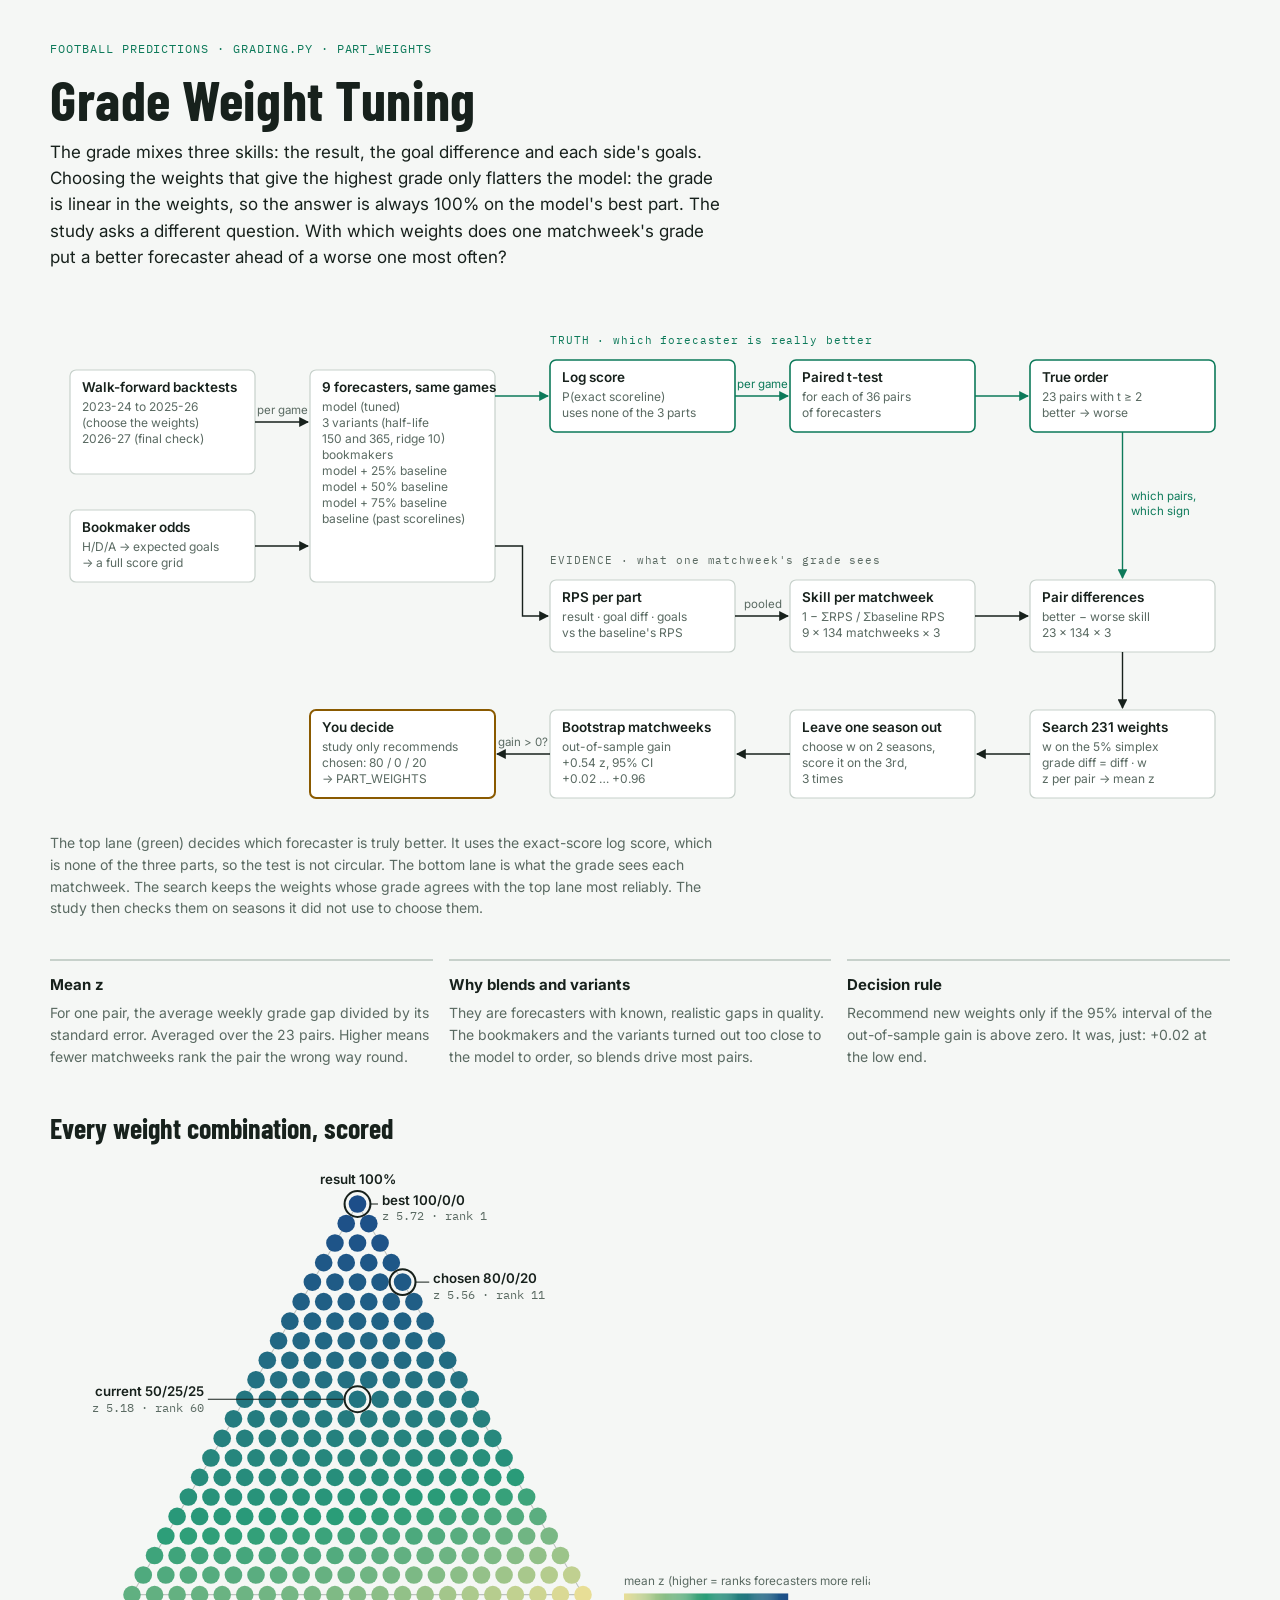
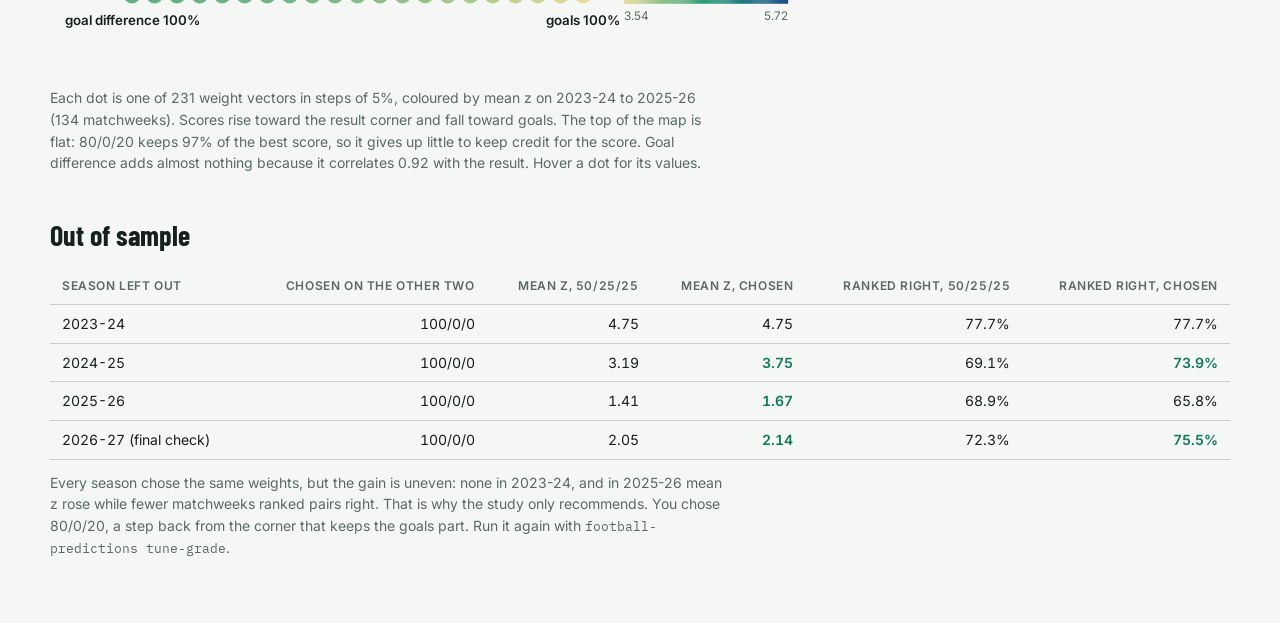
<file: docs/grade_weights.html>
<!doctype html>
<html lang="en">
<head>
<meta charset="utf-8">
<meta name="viewport" content="width=device-width, initial-scale=1, viewport-fit=cover">
<title>Grade Weight Tuning</title>
<link rel="stylesheet" href="https://fonts.googleapis.com/css2?family=Barlow+Condensed:wght@600;700&family=Inter:wght@400;500;600&family=IBM+Plex+Mono:wght@400;500&display=swap">
<style>
/* Layout: one reading column; two wide figures that scroll sideways on phones, then the numbers */
:root {
  --bg: #f5f7f5; --fg: #17211c; --muted: #5a6a62; --line: #c7d1cb; --panel: #ffffff;
  --accent: #0d7a5a; --decide: #8a5a00;
  --f-display: "Barlow Condensed", "Arial Narrow", sans-serif;
  --f-body: "Inter", system-ui, sans-serif;
  --f-mono: "IBM Plex Mono", ui-monospace, monospace;
}
@media (prefers-color-scheme: dark) { :root:not([data-theme="light"]) {
  --bg: #111613; --fg: #e3eae6; --muted: #93a39a; --line: #34413a; --panel: #18201c;
  --accent: #4cc79b; --decide: #e0a948; color-scheme: dark } }
:root[data-theme="dark"] {
  --bg: #111613; --fg: #e3eae6; --muted: #93a39a; --line: #34413a; --panel: #18201c;
  --accent: #4cc79b; --decide: #e0a948; color-scheme: dark }
body { background: var(--bg); color: var(--fg); font-family: var(--f-body); line-height: 1.55; }
main { max-width: 1180px; margin: 0 auto; padding-block: 40px 64px;
  padding-left: max(16px, env(safe-area-inset-left, 0px)); padding-right: max(16px, env(safe-area-inset-right, 0px));
  display: grid; gap: 40px; }
.prose { max-width: 68ch; display: grid; gap: 12px; }
.eyebrow { font-family: var(--f-mono); font-size: 12px; letter-spacing: .08em; text-transform: uppercase; color: var(--accent); }
h1 { font-family: var(--f-display); font-size: clamp(36px, 6vw, 56px); line-height: 1; margin: 0; letter-spacing: .01em; text-wrap: balance; }
h2 { font-family: var(--f-display); font-size: 28px; margin: 0; text-wrap: balance; }
p { margin: 0; }
.lede { font-size: 17px; }
code, .num { font-family: var(--f-mono); font-size: .92em; }
figure { margin: 0; display: grid; gap: 12px; }
.scroll { overflow-x: auto; }
.scroll svg { display: block; min-width: 860px; width: 100%; height: auto; color: var(--fg); }
.scroll.tri svg { min-width: 560px; max-width: 820px; }
figcaption { color: var(--muted); font-size: 14px; max-width: 75ch; }
svg text { font-family: var(--f-body); fill: currentColor; }
svg .b { fill: var(--panel); stroke: var(--line); stroke-width: 1.2; }
svg .acc-b { stroke: var(--accent); stroke-width: 1.6; }
svg .dec-b { stroke: var(--decide); stroke-width: 2; }
svg .bt { font-size: 13.5px; font-weight: 600; }
svg .bd { font-size: 12px; fill: var(--muted); }
svg .ar { fill: none; stroke: currentColor; stroke-width: 1.4; }
svg .ar.acc { stroke: var(--accent); }
svg .acc-f { fill: var(--accent); }
svg .acc-t { fill: var(--accent); }
svg .al { font-size: 11.5px; fill: var(--muted); }
svg .al.acc-t { fill: var(--accent); }
svg .lane { font-family: var(--f-mono); font-size: 11px; letter-spacing: .08em; fill: var(--muted); }
svg .lane.acc-t { fill: var(--accent); }
svg .ax { font-size: 13px; font-weight: 600; }
svg .ax-s { font-size: 11.5px; fill: var(--muted); }
svg .mk { font-size: 13px; font-weight: 600; }
svg .mk-d { font-family: var(--f-mono); font-size: 11.5px; fill: var(--muted); }
.cards { display: grid; grid-template-columns: repeat(auto-fit, minmax(240px, 1fr)); gap: 16px; }
.card { border-top: 2px solid var(--line); padding-top: 12px; display: grid; gap: 6px; min-width: 0; }
.card h3 { margin: 0; font-size: 15px; }
.card p { color: var(--muted); font-size: 14px; }
table { border-collapse: collapse; font-size: 14px; width: 100%; }
th, td { text-align: right; padding: 8px 12px; border-bottom: 1px solid var(--line); font-variant-numeric: tabular-nums; white-space: nowrap; }
th:first-child, td:first-child { text-align: left; }
th { font-weight: 600; color: var(--muted); font-size: 12px; text-transform: uppercase; letter-spacing: .05em; }
td.up { color: var(--accent); font-weight: 600; }
body { margin: 0; }
</style>
</head>
<body>
<main>
  <header class="prose">
    <div class="eyebrow">Football Predictions · grading.py · PART_WEIGHTS</div>
    <h1>Grade Weight Tuning</h1>
    <p class="lede">The grade mixes three skills: the result, the goal difference and each side's goals.
      Choosing the weights that give the highest grade only flatters the model: the grade is linear in the weights,
      so the answer is always 100% on the model's best part. The study asks a different question.
      With which weights does one matchweek's grade put a better forecaster ahead of a worse one most often?</p>
  </header>

  <figure>
    <div class="scroll"><svg viewBox="0 0 1180 510" role="img" aria-label="Pipeline: backtests give 9 forecasters score grids. The exact-score log score sets which forecaster is truly better; part RPS gives matchweek skills. Pair differences are scored for 231 weight vectors, validated by leaving one season out and bootstrapping, and the result is a recommendation you approve."><defs><marker id="hd" viewBox="0 0 10 10" refX="9" refY="5" markerWidth="7" markerHeight="7" orient="auto-start-reverse"><path d="M0,0 L10,5 L0,10 z" fill="currentColor"/></marker><marker id="hd-acc" viewBox="0 0 10 10" refX="9" refY="5" markerWidth="7" markerHeight="7" orient="auto-start-reverse"><path d="M0,0 L10,5 L0,10 z" class="acc-f"/></marker></defs><text x="500" y="34" class="lane acc-t">TRUTH · which forecaster is really better</text><text x="500" y="254" class="lane">EVIDENCE · what one matchweek's grade sees</text><rect x="20" y="60" width="185" height="104" rx="6" class="b"/><text x="32" y="82" class="bt">Walk-forward backtests</text><text x="32" y="101" class="bd">2023-24 to 2025-26</text><text x="32" y="117" class="bd">(choose the weights)</text><text x="32" y="133" class="bd">2026-27 (final check)</text><rect x="20" y="200" width="185" height="72" rx="6" class="b"/><text x="32" y="222" class="bt">Bookmaker odds</text><text x="32" y="241" class="bd">H/D/A → expected goals</text><text x="32" y="257" class="bd">→ a full score grid</text><rect x="260" y="60" width="185" height="212" rx="6" class="b"/><text x="272" y="82" class="bt">9 forecasters, same games</text><text x="272" y="101" class="bd">model (tuned)</text><text x="272" y="117" class="bd">3 variants (half-life</text><text x="272" y="133" class="bd">  150 and 365, ridge 10)</text><text x="272" y="149" class="bd">bookmakers</text><text x="272" y="165" class="bd">model + 25% baseline</text><text x="272" y="181" class="bd">model + 50% baseline</text><text x="272" y="197" class="bd">model + 75% baseline</text><text x="272" y="213" class="bd">baseline (past scorelines)</text><polyline points="205,112 258,112" class="ar" marker-end="url(#hd)"/><text x="232.5" y="104" text-anchor="middle" class="al">per game</text><polyline points="205,236 258,236" class="ar" marker-end="url(#hd)"/><rect x="500" y="50" width="185" height="72" rx="6" class="b acc-b"/><text x="512" y="72" class="bt">Log score</text><text x="512" y="91" class="bd">P(exact scoreline)</text><text x="512" y="107" class="bd">uses none of the 3 parts</text><rect x="740" y="50" width="185" height="72" rx="6" class="b acc-b"/><text x="752" y="72" class="bt">Paired t-test</text><text x="752" y="91" class="bd">for each of 36 pairs</text><text x="752" y="107" class="bd">of forecasters</text><rect x="980" y="50" width="185" height="72" rx="6" class="b acc-b"/><text x="992" y="72" class="bt">True order</text><text x="992" y="91" class="bd">23 pairs with t ≥ 2</text><text x="992" y="107" class="bd">better → worse</text><polyline points="445,86 498,86" class="ar acc" marker-end="url(#hd-acc)"/><polyline points="685,86 738,86" class="ar acc" marker-end="url(#hd-acc)"/><text x="712.5" y="78" text-anchor="middle" class="al acc-t">per game</text><polyline points="925,86 978,86" class="ar acc" marker-end="url(#hd-acc)"/><rect x="500" y="270" width="185" height="72" rx="6" class="b"/><text x="512" y="292" class="bt">RPS per part</text><text x="512" y="311" class="bd">result · goal diff · goals</text><text x="512" y="327" class="bd">vs the baseline's RPS</text><rect x="740" y="270" width="185" height="72" rx="6" class="b"/><text x="752" y="292" class="bt">Skill per matchweek</text><text x="752" y="311" class="bd">1 − ΣRPS / Σbaseline RPS</text><text x="752" y="327" class="bd">9 × 134 matchweeks × 3</text><polyline points="445,236 472.5,236 472.5,306 498,306" class="ar" marker-end="url(#hd)"/><polyline points="685,306 738,306" class="ar" marker-end="url(#hd)"/><text x="712.5" y="298" text-anchor="middle" class="al">pooled</text><rect x="980" y="270" width="185" height="72" rx="6" class="b"/><text x="992" y="292" class="bt">Pair differences</text><text x="992" y="311" class="bd">better − worse skill</text><text x="992" y="327" class="bd">23 × 134 × 3</text><polyline points="925,306 978,306" class="ar" marker-end="url(#hd)"/><polyline points="1072.5,122 1072.5,268" class="ar acc" marker-end="url(#hd-acc)"/><text x="1080.5" y="190" text-anchor="start" class="al acc-t">which pairs,</text><text x="1080.5" y="205" class="al acc-t">which sign</text><rect x="980" y="400" width="185" height="88" rx="6" class="b"/><text x="992" y="422" class="bt">Search 231 weights</text><text x="992" y="441" class="bd">w on the 5% simplex</text><text x="992" y="457" class="bd">grade diff = diff · w</text><text x="992" y="473" class="bd">z per pair → mean z</text><rect x="740" y="400" width="185" height="88" rx="6" class="b"/><text x="752" y="422" class="bt">Leave one season out</text><text x="752" y="441" class="bd">choose w on 2 seasons,</text><text x="752" y="457" class="bd">score it on the 3rd,</text><text x="752" y="473" class="bd">3 times</text><rect x="500" y="400" width="185" height="88" rx="6" class="b"/><text x="512" y="422" class="bt">Bootstrap matchweeks</text><text x="512" y="441" class="bd">out-of-sample gain</text><text x="512" y="457" class="bd">+0.54 z, 95% CI</text><text x="512" y="473" class="bd">+0.02 … +0.96</text><rect x="260" y="400" width="185" height="88" rx="6" class="b dec-b"/><text x="272" y="422" class="bt">You decide</text><text x="272" y="441" class="bd">study only recommends</text><text x="272" y="457" class="bd">chosen: 80 / 0 / 20</text><text x="272" y="473" class="bd">→ PART_WEIGHTS</text><polyline points="1072.5,342 1072.5,398" class="ar" marker-end="url(#hd)"/><polyline points="980,444 927,444" class="ar" marker-end="url(#hd)"/><polyline points="740,444 687,444" class="ar" marker-end="url(#hd)"/><polyline points="500,444 447,444" class="ar" marker-end="url(#hd)"/><text x="472.5" y="436" text-anchor="middle" class="al">gain > 0?</text></svg></div>
    <figcaption>The top lane (green) decides which forecaster is truly better. It uses the exact-score log score,
      which is none of the three parts, so the test is not circular. The bottom lane is what the grade sees each matchweek.
      The search keeps the weights whose grade agrees with the top lane most reliably. The study then checks them on
      seasons it did not use to choose them.</figcaption>
  </figure>

  <section class="cards" aria-label="Key ideas">
    <div class="card"><h3>Mean z</h3><p>For one pair, the average weekly grade gap divided by its standard error.
      Averaged over the 23 pairs. Higher means fewer matchweeks rank the pair the wrong way round.</p></div>
    <div class="card"><h3>Why blends and variants</h3><p>They are forecasters with known, realistic gaps in quality.
      The bookmakers and the variants turned out too close to the model to order, so blends drive most pairs.</p></div>
    <div class="card"><h3>Decision rule</h3><p>Recommend new weights only if the 95% interval of the out-of-sample
      gain is above zero. It was, just: +0.02 at the low end.</p></div>
  </section>

  <figure>
    <h2>Every weight combination, scored</h2>
    <div class="scroll tri"><svg viewBox="0 0 800 500" role="img" aria-label="Map of all 231 weight combinations, coloured by mean z. Scores rise toward the result corner; 100/0/0 is best, 80/0/20 is 11th, the old 50/25/25 is 60th."><polygon points="300.0,40.0 80.0,421.1 520.0,421.1" fill="none" stroke="currentColor" stroke-opacity="0.25" stroke-width="1"/><circle cx="300.0" cy="40.0" r="8.6" fill="#1d4e89"><title>result 100% · goal diff 0% · goals 0% → mean z 5.72</title></circle><circle cx="311.0" cy="59.1" r="8.6" fill="#1d5188"><title>result 95% · goal diff 0% · goals 5% → mean z 5.69</title></circle><circle cx="289.0" cy="59.1" r="8.6" fill="#1e5188"><title>result 95% · goal diff 5% · goals 0% → mean z 5.68</title></circle><circle cx="322.0" cy="78.1" r="8.6" fill="#1e5388"><title>result 90% · goal diff 0% · goals 10% → mean z 5.65</title></circle><circle cx="300.0" cy="78.1" r="8.6" fill="#1e5488"><title>result 90% · goal diff 5% · goals 5% → mean z 5.64</title></circle><circle cx="278.0" cy="78.1" r="8.6" fill="#1e5488"><title>result 90% · goal diff 10% · goals 0% → mean z 5.63</title></circle><circle cx="333.0" cy="97.2" r="8.6" fill="#1e5787"><title>result 85% · goal diff 0% · goals 15% → mean z 5.60</title></circle><circle cx="311.0" cy="97.2" r="8.6" fill="#1e5787"><title>result 85% · goal diff 5% · goals 10% → mean z 5.60</title></circle><circle cx="289.0" cy="97.2" r="8.6" fill="#1f5787"><title>result 85% · goal diff 10% · goals 5% → mean z 5.59</title></circle><circle cx="267.0" cy="97.2" r="8.6" fill="#1f5887"><title>result 85% · goal diff 15% · goals 0% → mean z 5.59</title></circle><circle cx="344.0" cy="116.2" r="8.6" fill="#1f5a86"><title>result 80% · goal diff 0% · goals 20% → mean z 5.56</title></circle><circle cx="322.0" cy="116.2" r="8.6" fill="#1f5a86"><title>result 80% · goal diff 5% · goals 15% → mean z 5.55</title></circle><circle cx="300.0" cy="116.2" r="8.6" fill="#1f5b86"><title>result 80% · goal diff 10% · goals 10% → mean z 5.55</title></circle><circle cx="278.0" cy="116.2" r="8.6" fill="#1f5b86"><title>result 80% · goal diff 15% · goals 5% → mean z 5.54</title></circle><circle cx="256.0" cy="116.2" r="8.6" fill="#1f5b86"><title>result 80% · goal diff 20% · goals 0% → mean z 5.54</title></circle><circle cx="355.0" cy="135.3" r="8.6" fill="#205e86"><title>result 75% · goal diff 0% · goals 25% → mean z 5.50</title></circle><circle cx="333.0" cy="135.3" r="8.6" fill="#205e86"><title>result 75% · goal diff 5% · goals 20% → mean z 5.50</title></circle><circle cx="311.0" cy="135.3" r="8.6" fill="#205e86"><title>result 75% · goal diff 10% · goals 15% → mean z 5.50</title></circle><circle cx="289.0" cy="135.3" r="8.6" fill="#205e85"><title>result 75% · goal diff 15% · goals 10% → mean z 5.49</title></circle><circle cx="267.0" cy="135.3" r="8.6" fill="#205f85"><title>result 75% · goal diff 20% · goals 5% → mean z 5.49</title></circle><circle cx="245.0" cy="135.3" r="8.6" fill="#205f85"><title>result 75% · goal diff 25% · goals 0% → mean z 5.48</title></circle><circle cx="344.0" cy="154.3" r="8.6" fill="#206285"><title>result 70% · goal diff 5% · goals 25% → mean z 5.44</title></circle><circle cx="322.0" cy="154.3" r="8.6" fill="#206285"><title>result 70% · goal diff 10% · goals 20% → mean z 5.44</title></circle><circle cx="366.0" cy="154.3" r="8.6" fill="#206285"><title>result 70% · goal diff 0% · goals 30% → mean z 5.44</title></circle><circle cx="300.0" cy="154.3" r="8.6" fill="#206285"><title>result 70% · goal diff 15% · goals 15% → mean z 5.44</title></circle><circle cx="278.0" cy="154.3" r="8.6" fill="#206385"><title>result 70% · goal diff 20% · goals 10% → mean z 5.44</title></circle><circle cx="256.0" cy="154.3" r="8.6" fill="#206385"><title>result 70% · goal diff 25% · goals 5% → mean z 5.43</title></circle><circle cx="234.0" cy="154.3" r="8.6" fill="#206384"><title>result 70% · goal diff 30% · goals 0% → mean z 5.43</title></circle><circle cx="311.0" cy="173.4" r="8.6" fill="#216784"><title>result 65% · goal diff 15% · goals 20% → mean z 5.38</title></circle><circle cx="333.0" cy="173.4" r="8.6" fill="#216784"><title>result 65% · goal diff 10% · goals 25% → mean z 5.38</title></circle><circle cx="289.0" cy="173.4" r="8.6" fill="#216784"><title>result 65% · goal diff 20% · goals 15% → mean z 5.38</title></circle><circle cx="355.0" cy="173.4" r="8.6" fill="#216784"><title>result 65% · goal diff 5% · goals 30% → mean z 5.38</title></circle><circle cx="267.0" cy="173.4" r="8.6" fill="#216784"><title>result 65% · goal diff 25% · goals 10% → mean z 5.38</title></circle><circle cx="377.0" cy="173.4" r="8.6" fill="#216784"><title>result 65% · goal diff 0% · goals 35% → mean z 5.38</title></circle><circle cx="245.0" cy="173.4" r="8.6" fill="#216784"><title>result 65% · goal diff 30% · goals 5% → mean z 5.37</title></circle><circle cx="223.0" cy="173.4" r="8.6" fill="#216784"><title>result 65% · goal diff 35% · goals 0% → mean z 5.37</title></circle><circle cx="300.0" cy="192.4" r="8.6" fill="#226b83"><title>result 60% · goal diff 20% · goals 20% → mean z 5.32</title></circle><circle cx="278.0" cy="192.4" r="8.6" fill="#226b83"><title>result 60% · goal diff 25% · goals 15% → mean z 5.32</title></circle><circle cx="322.0" cy="192.4" r="8.6" fill="#226b83"><title>result 60% · goal diff 15% · goals 25% → mean z 5.32</title></circle><circle cx="256.0" cy="192.4" r="8.6" fill="#226b83"><title>result 60% · goal diff 30% · goals 10% → mean z 5.32</title></circle><circle cx="344.0" cy="192.4" r="8.6" fill="#226b83"><title>result 60% · goal diff 10% · goals 30% → mean z 5.31</title></circle><circle cx="234.0" cy="192.4" r="8.6" fill="#226c83"><title>result 60% · goal diff 35% · goals 5% → mean z 5.31</title></circle><circle cx="366.0" cy="192.4" r="8.6" fill="#226c83"><title>result 60% · goal diff 5% · goals 35% → mean z 5.31</title></circle><circle cx="212.0" cy="192.4" r="8.6" fill="#226c83"><title>result 60% · goal diff 40% · goals 0% → mean z 5.31</title></circle><circle cx="388.0" cy="192.4" r="8.6" fill="#226c82"><title>result 60% · goal diff 0% · goals 40% → mean z 5.30</title></circle><circle cx="267.0" cy="211.5" r="8.6" fill="#237082"><title>result 55% · goal diff 30% · goals 15% → mean z 5.25</title></circle><circle cx="289.0" cy="211.5" r="8.6" fill="#237082"><title>result 55% · goal diff 25% · goals 20% → mean z 5.25</title></circle><circle cx="245.0" cy="211.5" r="8.6" fill="#237082"><title>result 55% · goal diff 35% · goals 10% → mean z 5.25</title></circle><circle cx="311.0" cy="211.5" r="8.6" fill="#237082"><title>result 55% · goal diff 20% · goals 25% → mean z 5.25</title></circle><circle cx="223.0" cy="211.5" r="8.6" fill="#237082"><title>result 55% · goal diff 40% · goals 5% → mean z 5.25</title></circle><circle cx="333.0" cy="211.5" r="8.6" fill="#237082"><title>result 55% · goal diff 15% · goals 30% → mean z 5.25</title></circle><circle cx="201.0" cy="211.5" r="8.6" fill="#237182"><title>result 55% · goal diff 45% · goals 0% → mean z 5.24</title></circle><circle cx="355.0" cy="211.5" r="8.6" fill="#237181"><title>result 55% · goal diff 10% · goals 35% → mean z 5.24</title></circle><circle cx="377.0" cy="211.5" r="8.6" fill="#237181"><title>result 55% · goal diff 5% · goals 40% → mean z 5.23</title></circle><circle cx="399.0" cy="211.5" r="8.6" fill="#237281"><title>result 55% · goal diff 0% · goals 45% → mean z 5.22</title></circle><circle cx="256.0" cy="230.5" r="8.6" fill="#237581"><title>result 50% · goal diff 35% · goals 15% → mean z 5.18</title></circle><circle cx="234.0" cy="230.5" r="8.6" fill="#237581"><title>result 50% · goal diff 40% · goals 10% → mean z 5.18</title></circle><circle cx="278.0" cy="230.5" r="8.6" fill="#237581"><title>result 50% · goal diff 30% · goals 20% → mean z 5.18</title></circle><circle cx="212.0" cy="230.5" r="8.6" fill="#237581"><title>result 50% · goal diff 45% · goals 5% → mean z 5.18</title></circle><circle cx="300.0" cy="230.5" r="8.6" fill="#237581"><title>result 50% · goal diff 25% · goals 25% → mean z 5.18</title></circle><circle cx="190.0" cy="230.5" r="8.6" fill="#247680"><title>result 50% · goal diff 50% · goals 0% → mean z 5.18</title></circle><circle cx="322.0" cy="230.5" r="8.6" fill="#247680"><title>result 50% · goal diff 20% · goals 30% → mean z 5.17</title></circle><circle cx="344.0" cy="230.5" r="8.6" fill="#247680"><title>result 50% · goal diff 15% · goals 35% → mean z 5.17</title></circle><circle cx="366.0" cy="230.5" r="8.6" fill="#247780"><title>result 50% · goal diff 10% · goals 40% → mean z 5.16</title></circle><circle cx="388.0" cy="230.5" r="8.6" fill="#247880"><title>result 50% · goal diff 5% · goals 45% → mean z 5.15</title></circle><circle cx="410.0" cy="230.5" r="8.6" fill="#247980"><title>result 50% · goal diff 0% · goals 50% → mean z 5.13</title></circle><circle cx="223.0" cy="249.6" r="8.6" fill="#247a7f"><title>result 45% · goal diff 45% · goals 10% → mean z 5.11</title></circle><circle cx="245.0" cy="249.6" r="8.6" fill="#247b7f"><title>result 45% · goal diff 40% · goals 15% → mean z 5.11</title></circle><circle cx="201.0" cy="249.6" r="8.6" fill="#247b7f"><title>result 45% · goal diff 50% · goals 5% → mean z 5.11</title></circle><circle cx="267.0" cy="249.6" r="8.6" fill="#247b7f"><title>result 45% · goal diff 35% · goals 20% → mean z 5.10</title></circle><circle cx="179.0" cy="249.6" r="8.6" fill="#247b7f"><title>result 45% · goal diff 55% · goals 0% → mean z 5.10</title></circle><circle cx="289.0" cy="249.6" r="8.6" fill="#247b7f"><title>result 45% · goal diff 30% · goals 25% → mean z 5.10</title></circle><circle cx="311.0" cy="249.6" r="8.6" fill="#247b7f"><title>result 45% · goal diff 25% · goals 30% → mean z 5.10</title></circle><circle cx="333.0" cy="249.6" r="8.6" fill="#257c7f"><title>result 45% · goal diff 20% · goals 35% → mean z 5.09</title></circle><circle cx="355.0" cy="249.6" r="8.6" fill="#257d7f"><title>result 45% · goal diff 15% · goals 40% → mean z 5.08</title></circle><circle cx="377.0" cy="249.6" r="8.6" fill="#257e7f"><title>result 45% · goal diff 10% · goals 45% → mean z 5.07</title></circle><circle cx="399.0" cy="249.6" r="8.6" fill="#257f7f"><title>result 45% · goal diff 5% · goals 50% → mean z 5.05</title></circle><circle cx="421.0" cy="249.6" r="8.6" fill="#25807e"><title>result 45% · goal diff 0% · goals 55% → mean z 5.03</title></circle><circle cx="190.0" cy="268.6" r="8.6" fill="#25807e"><title>result 40% · goal diff 55% · goals 5% → mean z 5.03</title></circle><circle cx="212.0" cy="268.6" r="8.6" fill="#25807e"><title>result 40% · goal diff 50% · goals 10% → mean z 5.03</title></circle><circle cx="168.0" cy="268.6" r="8.6" fill="#25807e"><title>result 40% · goal diff 60% · goals 0% → mean z 5.03</title></circle><circle cx="234.0" cy="268.6" r="8.6" fill="#25807e"><title>result 40% · goal diff 45% · goals 15% → mean z 5.03</title></circle><circle cx="256.0" cy="268.6" r="8.6" fill="#25807e"><title>result 40% · goal diff 40% · goals 20% → mean z 5.03</title></circle><circle cx="278.0" cy="268.6" r="8.6" fill="#25817e"><title>result 40% · goal diff 35% · goals 25% → mean z 5.02</title></circle><circle cx="300.0" cy="268.6" r="8.6" fill="#25817e"><title>result 40% · goal diff 30% · goals 30% → mean z 5.01</title></circle><circle cx="322.0" cy="268.6" r="8.6" fill="#26827e"><title>result 40% · goal diff 25% · goals 35% → mean z 5.01</title></circle><circle cx="344.0" cy="268.6" r="8.6" fill="#26837e"><title>result 40% · goal diff 20% · goals 40% → mean z 4.99</title></circle><circle cx="366.0" cy="268.6" r="8.6" fill="#26847d"><title>result 40% · goal diff 15% · goals 45% → mean z 4.98</title></circle><circle cx="388.0" cy="268.6" r="8.6" fill="#26857d"><title>result 40% · goal diff 10% · goals 50% → mean z 4.96</title></circle><circle cx="157.0" cy="287.7" r="8.6" fill="#26867d"><title>result 35% · goal diff 65% · goals 0% → mean z 4.95</title></circle><circle cx="179.0" cy="287.7" r="8.6" fill="#26867d"><title>result 35% · goal diff 60% · goals 5% → mean z 4.95</title></circle><circle cx="201.0" cy="287.7" r="8.6" fill="#26867d"><title>result 35% · goal diff 55% · goals 10% → mean z 4.95</title></circle><circle cx="223.0" cy="287.7" r="8.6" fill="#26867d"><title>result 35% · goal diff 50% · goals 15% → mean z 4.95</title></circle><circle cx="410.0" cy="268.6" r="8.6" fill="#26867d"><title>result 40% · goal diff 5% · goals 55% → mean z 4.94</title></circle><circle cx="245.0" cy="287.7" r="8.6" fill="#26867d"><title>result 35% · goal diff 45% · goals 20% → mean z 4.94</title></circle><circle cx="267.0" cy="287.7" r="8.6" fill="#26877d"><title>result 35% · goal diff 40% · goals 25% → mean z 4.94</title></circle><circle cx="289.0" cy="287.7" r="8.6" fill="#26877d"><title>result 35% · goal diff 35% · goals 30% → mean z 4.93</title></circle><circle cx="432.0" cy="268.6" r="8.6" fill="#27887d"><title>result 40% · goal diff 0% · goals 60% → mean z 4.92</title></circle><circle cx="311.0" cy="287.7" r="8.6" fill="#27887c"><title>result 35% · goal diff 30% · goals 35% → mean z 4.92</title></circle><circle cx="333.0" cy="287.7" r="8.6" fill="#27897c"><title>result 35% · goal diff 25% · goals 40% → mean z 4.91</title></circle><circle cx="355.0" cy="287.7" r="8.6" fill="#278a7c"><title>result 35% · goal diff 20% · goals 45% → mean z 4.89</title></circle><circle cx="377.0" cy="287.7" r="8.6" fill="#278b7c"><title>result 35% · goal diff 15% · goals 50% → mean z 4.87</title></circle><circle cx="146.0" cy="306.7" r="8.6" fill="#278c7c"><title>result 30% · goal diff 70% · goals 0% → mean z 4.87</title></circle><circle cx="168.0" cy="306.7" r="8.6" fill="#278c7c"><title>result 30% · goal diff 65% · goals 5% → mean z 4.87</title></circle><circle cx="190.0" cy="306.7" r="8.6" fill="#278c7c"><title>result 30% · goal diff 60% · goals 10% → mean z 4.87</title></circle><circle cx="212.0" cy="306.7" r="8.6" fill="#278c7c"><title>result 30% · goal diff 55% · goals 15% → mean z 4.86</title></circle><circle cx="234.0" cy="306.7" r="8.6" fill="#278d7c"><title>result 30% · goal diff 50% · goals 20% → mean z 4.86</title></circle><circle cx="399.0" cy="287.7" r="8.6" fill="#278d7b"><title>result 35% · goal diff 10% · goals 55% → mean z 4.85</title></circle><circle cx="256.0" cy="306.7" r="8.6" fill="#278d7b"><title>result 30% · goal diff 45% · goals 25% → mean z 4.85</title></circle><circle cx="278.0" cy="306.7" r="8.6" fill="#278e7b"><title>result 30% · goal diff 40% · goals 30% → mean z 4.84</title></circle><circle cx="300.0" cy="306.7" r="8.6" fill="#288f7b"><title>result 30% · goal diff 35% · goals 35% → mean z 4.83</title></circle><circle cx="421.0" cy="287.7" r="8.6" fill="#288f7b"><title>result 35% · goal diff 5% · goals 60% → mean z 4.83</title></circle><circle cx="322.0" cy="306.7" r="8.6" fill="#28907b"><title>result 30% · goal diff 30% · goals 40% → mean z 4.81</title></circle><circle cx="443.0" cy="287.7" r="8.6" fill="#28917b"><title>result 35% · goal diff 0% · goals 65% → mean z 4.80</title></circle><circle cx="344.0" cy="306.7" r="8.6" fill="#28917b"><title>result 30% · goal diff 25% · goals 45% → mean z 4.80</title></circle><circle cx="135.0" cy="325.8" r="8.6" fill="#28927a"><title>result 25% · goal diff 75% · goals 0% → mean z 4.79</title></circle><circle cx="157.0" cy="325.8" r="8.6" fill="#28927a"><title>result 25% · goal diff 70% · goals 5% → mean z 4.79</title></circle><circle cx="179.0" cy="325.8" r="8.6" fill="#28927a"><title>result 25% · goal diff 65% · goals 10% → mean z 4.78</title></circle><circle cx="366.0" cy="306.7" r="8.6" fill="#28927a"><title>result 30% · goal diff 20% · goals 50% → mean z 4.78</title></circle><circle cx="201.0" cy="325.8" r="8.6" fill="#28937a"><title>result 25% · goal diff 60% · goals 15% → mean z 4.78</title></circle><circle cx="223.0" cy="325.8" r="8.6" fill="#28937a"><title>result 25% · goal diff 55% · goals 20% → mean z 4.77</title></circle><circle cx="245.0" cy="325.8" r="8.6" fill="#28947a"><title>result 25% · goal diff 50% · goals 25% → mean z 4.76</title></circle><circle cx="388.0" cy="306.7" r="8.6" fill="#29947a"><title>result 30% · goal diff 15% · goals 55% → mean z 4.75</title></circle><circle cx="267.0" cy="325.8" r="8.6" fill="#29957a"><title>result 25% · goal diff 45% · goals 30% → mean z 4.75</title></circle><circle cx="289.0" cy="325.8" r="8.6" fill="#29967a"><title>result 25% · goal diff 40% · goals 35% → mean z 4.73</title></circle><circle cx="410.0" cy="306.7" r="8.6" fill="#29967a"><title>result 30% · goal diff 10% · goals 60% → mean z 4.73</title></circle><circle cx="311.0" cy="325.8" r="8.6" fill="#299779"><title>result 25% · goal diff 35% · goals 40% → mean z 4.72</title></circle><circle cx="124.0" cy="344.8" r="8.6" fill="#299879"><title>result 20% · goal diff 80% · goals 0% → mean z 4.70</title></circle><circle cx="333.0" cy="325.8" r="8.6" fill="#299879"><title>result 25% · goal diff 30% · goals 45% → mean z 4.70</title></circle><circle cx="432.0" cy="306.7" r="8.6" fill="#299879"><title>result 30% · goal diff 5% · goals 65% → mean z 4.70</title></circle><circle cx="146.0" cy="344.8" r="8.6" fill="#299879"><title>result 20% · goal diff 75% · goals 5% → mean z 4.70</title></circle><circle cx="168.0" cy="344.8" r="8.6" fill="#299979"><title>result 20% · goal diff 70% · goals 10% → mean z 4.69</title></circle><circle cx="190.0" cy="344.8" r="8.6" fill="#299979"><title>result 20% · goal diff 65% · goals 15% → mean z 4.68</title></circle><circle cx="355.0" cy="325.8" r="8.6" fill="#299a79"><title>result 25% · goal diff 25% · goals 50% → mean z 4.68</title></circle><circle cx="212.0" cy="344.8" r="8.6" fill="#299a79"><title>result 20% · goal diff 60% · goals 20% → mean z 4.67</title></circle><circle cx="454.0" cy="306.7" r="8.6" fill="#2a9b79"><title>result 30% · goal diff 0% · goals 70% → mean z 4.66</title></circle><circle cx="234.0" cy="344.8" r="8.6" fill="#2a9b79"><title>result 20% · goal diff 55% · goals 25% → mean z 4.66</title></circle><circle cx="377.0" cy="325.8" r="8.6" fill="#2a9b78"><title>result 25% · goal diff 20% · goals 55% → mean z 4.65</title></circle><circle cx="256.0" cy="344.8" r="8.6" fill="#2a9c78"><title>result 20% · goal diff 50% · goals 30% → mean z 4.65</title></circle><circle cx="278.0" cy="344.8" r="8.6" fill="#2a9d78"><title>result 20% · goal diff 45% · goals 35% → mean z 4.64</title></circle><circle cx="399.0" cy="325.8" r="8.6" fill="#2b9d78"><title>result 25% · goal diff 15% · goals 60% → mean z 4.62</title></circle><circle cx="300.0" cy="344.8" r="8.6" fill="#2c9e78"><title>result 20% · goal diff 40% · goals 40% → mean z 4.62</title></circle><circle cx="113.0" cy="363.9" r="8.6" fill="#2d9e79"><title>result 15% · goal diff 85% · goals 0% → mean z 4.61</title></circle><circle cx="135.0" cy="363.9" r="8.6" fill="#2f9f79"><title>result 15% · goal diff 80% · goals 5% → mean z 4.60</title></circle><circle cx="157.0" cy="363.9" r="8.6" fill="#309f79"><title>result 15% · goal diff 75% · goals 10% → mean z 4.60</title></circle><circle cx="322.0" cy="344.8" r="8.6" fill="#309f79"><title>result 20% · goal diff 35% · goals 45% → mean z 4.60</title></circle><circle cx="421.0" cy="325.8" r="8.6" fill="#319f79"><title>result 25% · goal diff 10% · goals 65% → mean z 4.59</title></circle><circle cx="179.0" cy="363.9" r="8.6" fill="#31a079"><title>result 15% · goal diff 70% · goals 15% → mean z 4.59</title></circle><circle cx="201.0" cy="363.9" r="8.6" fill="#33a079"><title>result 15% · goal diff 65% · goals 20% → mean z 4.58</title></circle><circle cx="344.0" cy="344.8" r="8.6" fill="#34a07a"><title>result 20% · goal diff 30% · goals 50% → mean z 4.57</title></circle><circle cx="223.0" cy="363.9" r="8.6" fill="#36a17a"><title>result 15% · goal diff 60% · goals 25% → mean z 4.56</title></circle><circle cx="443.0" cy="325.8" r="8.6" fill="#37a17a"><title>result 25% · goal diff 5% · goals 70% → mean z 4.56</title></circle><circle cx="245.0" cy="363.9" r="8.6" fill="#38a27a"><title>result 15% · goal diff 55% · goals 30% → mean z 4.55</title></circle><circle cx="366.0" cy="344.8" r="8.6" fill="#39a27a"><title>result 20% · goal diff 25% · goals 55% → mean z 4.55</title></circle><circle cx="267.0" cy="363.9" r="8.6" fill="#3ba37b"><title>result 15% · goal diff 50% · goals 35% → mean z 4.53</title></circle><circle cx="102.0" cy="382.9" r="8.6" fill="#3ea47b"><title>result 10% · goal diff 90% · goals 0% → mean z 4.52</title></circle><circle cx="465.0" cy="325.8" r="8.6" fill="#3ea47b"><title>result 25% · goal diff 0% · goals 75% → mean z 4.52</title></circle><circle cx="388.0" cy="344.8" r="8.6" fill="#3ea47b"><title>result 20% · goal diff 20% · goals 60% → mean z 4.52</title></circle><circle cx="289.0" cy="363.9" r="8.6" fill="#3fa47b"><title>result 15% · goal diff 45% · goals 40% → mean z 4.51</title></circle><circle cx="124.0" cy="382.9" r="8.6" fill="#3fa47b"><title>result 10% · goal diff 85% · goals 5% → mean z 4.51</title></circle><circle cx="146.0" cy="382.9" r="8.6" fill="#41a57c"><title>result 10% · goal diff 80% · goals 10% → mean z 4.50</title></circle><circle cx="168.0" cy="382.9" r="8.6" fill="#43a57c"><title>result 10% · goal diff 75% · goals 15% → mean z 4.49</title></circle><circle cx="311.0" cy="363.9" r="8.6" fill="#43a57c"><title>result 15% · goal diff 40% · goals 45% → mean z 4.49</title></circle><circle cx="410.0" cy="344.8" r="8.6" fill="#44a67c"><title>result 20% · goal diff 15% · goals 65% → mean z 4.48</title></circle><circle cx="190.0" cy="382.9" r="8.6" fill="#45a67c"><title>result 10% · goal diff 70% · goals 20% → mean z 4.48</title></circle><circle cx="333.0" cy="363.9" r="8.6" fill="#47a77d"><title>result 15% · goal diff 35% · goals 50% → mean z 4.46</title></circle><circle cx="212.0" cy="382.9" r="8.6" fill="#47a77d"><title>result 10% · goal diff 65% · goals 25% → mean z 4.46</title></circle><circle cx="234.0" cy="382.9" r="8.6" fill="#4aa87d"><title>result 10% · goal diff 60% · goals 30% → mean z 4.44</title></circle><circle cx="432.0" cy="344.8" r="8.6" fill="#4ba87d"><title>result 20% · goal diff 10% · goals 70% → mean z 4.44</title></circle><circle cx="355.0" cy="363.9" r="8.6" fill="#4ca97d"><title>result 15% · goal diff 30% · goals 55% → mean z 4.43</title></circle><circle cx="256.0" cy="382.9" r="8.6" fill="#4ea97e"><title>result 10% · goal diff 55% · goals 35% → mean z 4.42</title></circle><circle cx="91.0" cy="402.0" r="8.6" fill="#4faa7e"><title>result 5% · goal diff 95% · goals 0% → mean z 4.42</title></circle><circle cx="113.0" cy="402.0" r="8.6" fill="#50aa7e"><title>result 5% · goal diff 90% · goals 5% → mean z 4.41</title></circle><circle cx="278.0" cy="382.9" r="8.6" fill="#52ab7e"><title>result 10% · goal diff 50% · goals 40% → mean z 4.40</title></circle><circle cx="377.0" cy="363.9" r="8.6" fill="#52ab7e"><title>result 15% · goal diff 25% · goals 60% → mean z 4.40</title></circle><circle cx="454.0" cy="344.8" r="8.6" fill="#52ab7e"><title>result 20% · goal diff 5% · goals 75% → mean z 4.40</title></circle><circle cx="135.0" cy="402.0" r="8.6" fill="#52ab7e"><title>result 5% · goal diff 85% · goals 10% → mean z 4.40</title></circle><circle cx="157.0" cy="402.0" r="8.6" fill="#55ac7f"><title>result 5% · goal diff 80% · goals 15% → mean z 4.39</title></circle><circle cx="300.0" cy="382.9" r="8.6" fill="#56ac7f"><title>result 10% · goal diff 45% · goals 45% → mean z 4.38</title></circle><circle cx="179.0" cy="402.0" r="8.6" fill="#57ac7f"><title>result 5% · goal diff 75% · goals 20% → mean z 4.37</title></circle><circle cx="399.0" cy="363.9" r="8.6" fill="#58ad7f"><title>result 15% · goal diff 20% · goals 65% → mean z 4.36</title></circle><circle cx="201.0" cy="402.0" r="8.6" fill="#5aad80"><title>result 5% · goal diff 70% · goals 25% → mean z 4.35</title></circle><circle cx="476.0" cy="344.8" r="8.6" fill="#5bae80"><title>result 20% · goal diff 0% · goals 80% → mean z 4.35</title></circle><circle cx="322.0" cy="382.9" r="8.6" fill="#5bae80"><title>result 10% · goal diff 40% · goals 50% → mean z 4.35</title></circle><circle cx="223.0" cy="402.0" r="8.6" fill="#5daf80"><title>result 5% · goal diff 65% · goals 30% → mean z 4.34</title></circle><circle cx="421.0" cy="363.9" r="8.6" fill="#5faf80"><title>result 15% · goal diff 15% · goals 70% → mean z 4.32</title></circle><circle cx="80.0" cy="421.1" r="8.6" fill="#60b081"><title>result 0% · goal diff 100% · goals 0% → mean z 4.32</title></circle><circle cx="344.0" cy="382.9" r="8.6" fill="#61b081"><title>result 10% · goal diff 35% · goals 55% → mean z 4.32</title></circle><circle cx="245.0" cy="402.0" r="8.6" fill="#61b081"><title>result 5% · goal diff 60% · goals 35% → mean z 4.31</title></circle><circle cx="102.0" cy="421.1" r="8.6" fill="#62b081"><title>result 0% · goal diff 95% · goals 5% → mean z 4.31</title></circle><circle cx="124.0" cy="421.1" r="8.6" fill="#64b181"><title>result 0% · goal diff 90% · goals 10% → mean z 4.30</title></circle><circle cx="267.0" cy="402.0" r="8.6" fill="#66b181"><title>result 5% · goal diff 55% · goals 40% → mean z 4.29</title></circle><circle cx="366.0" cy="382.9" r="8.6" fill="#67b282"><title>result 10% · goal diff 30% · goals 60% → mean z 4.28</title></circle><circle cx="146.0" cy="421.1" r="8.6" fill="#67b282"><title>result 0% · goal diff 85% · goals 15% → mean z 4.28</title></circle><circle cx="443.0" cy="363.9" r="8.6" fill="#67b282"><title>result 15% · goal diff 10% · goals 75% → mean z 4.28</title></circle><circle cx="168.0" cy="421.1" r="8.6" fill="#6ab382"><title>result 0% · goal diff 80% · goals 20% → mean z 4.26</title></circle><circle cx="289.0" cy="402.0" r="8.6" fill="#6ab382"><title>result 5% · goal diff 50% · goals 45% → mean z 4.26</title></circle><circle cx="190.0" cy="421.1" r="8.6" fill="#6db483"><title>result 0% · goal diff 75% · goals 25% → mean z 4.24</title></circle><circle cx="388.0" cy="382.9" r="8.6" fill="#6db483"><title>result 10% · goal diff 25% · goals 65% → mean z 4.24</title></circle><circle cx="311.0" cy="402.0" r="8.6" fill="#70b583"><title>result 5% · goal diff 45% · goals 50% → mean z 4.23</title></circle><circle cx="465.0" cy="363.9" r="8.6" fill="#70b583"><title>result 15% · goal diff 5% · goals 80% → mean z 4.23</title></circle><circle cx="212.0" cy="421.1" r="8.6" fill="#71b583"><title>result 0% · goal diff 70% · goals 30% → mean z 4.22</title></circle><circle cx="410.0" cy="382.9" r="8.6" fill="#75b784"><title>result 10% · goal diff 20% · goals 70% → mean z 4.20</title></circle><circle cx="234.0" cy="421.1" r="8.6" fill="#75b784"><title>result 0% · goal diff 65% · goals 35% → mean z 4.20</title></circle><circle cx="333.0" cy="402.0" r="8.6" fill="#76b784"><title>result 5% · goal diff 40% · goals 55% → mean z 4.20</title></circle><circle cx="487.0" cy="363.9" r="8.6" fill="#7ab885"><title>result 15% · goal diff 0% · goals 85% → mean z 4.17</title></circle><circle cx="256.0" cy="421.1" r="8.6" fill="#7ab885"><title>result 0% · goal diff 60% · goals 40% → mean z 4.17</title></circle><circle cx="355.0" cy="402.0" r="8.6" fill="#7cb985"><title>result 5% · goal diff 35% · goals 60% → mean z 4.16</title></circle><circle cx="432.0" cy="382.9" r="8.6" fill="#7dba85"><title>result 10% · goal diff 15% · goals 75% → mean z 4.15</title></circle><circle cx="278.0" cy="421.1" r="8.6" fill="#7fba85"><title>result 0% · goal diff 55% · goals 45% → mean z 4.14</title></circle><circle cx="377.0" cy="402.0" r="8.6" fill="#83bc86"><title>result 5% · goal diff 30% · goals 65% → mean z 4.12</title></circle><circle cx="300.0" cy="421.1" r="8.6" fill="#85bc86"><title>result 0% · goal diff 50% · goals 50% → mean z 4.11</title></circle><circle cx="454.0" cy="382.9" r="8.6" fill="#87bd87"><title>result 10% · goal diff 10% · goals 80% → mean z 4.10</title></circle><circle cx="322.0" cy="421.1" r="8.6" fill="#8bbe87"><title>result 0% · goal diff 45% · goals 55% → mean z 4.07</title></circle><circle cx="399.0" cy="402.0" r="8.6" fill="#8bbe87"><title>result 5% · goal diff 25% · goals 70% → mean z 4.07</title></circle><circle cx="476.0" cy="382.9" r="8.6" fill="#91c088"><title>result 10% · goal diff 5% · goals 85% → mean z 4.04</title></circle><circle cx="344.0" cy="421.1" r="8.6" fill="#92c188"><title>result 0% · goal diff 40% · goals 60% → mean z 4.03</title></circle><circle cx="421.0" cy="402.0" r="8.6" fill="#94c189"><title>result 5% · goal diff 20% · goals 75% → mean z 4.02</title></circle><circle cx="366.0" cy="421.1" r="8.6" fill="#9ac38a"><title>result 0% · goal diff 35% · goals 65% → mean z 3.99</title></circle><circle cx="498.0" cy="382.9" r="8.6" fill="#9cc48a"><title>result 10% · goal diff 0% · goals 90% → mean z 3.98</title></circle><circle cx="443.0" cy="402.0" r="8.6" fill="#9ec58a"><title>result 5% · goal diff 15% · goals 80% → mean z 3.97</title></circle><circle cx="388.0" cy="421.1" r="8.6" fill="#a3c68b"><title>result 0% · goal diff 30% · goals 70% → mean z 3.94</title></circle><circle cx="465.0" cy="402.0" r="8.6" fill="#a8c88c"><title>result 5% · goal diff 10% · goals 85% → mean z 3.90</title></circle><circle cx="410.0" cy="421.1" r="8.6" fill="#acca8d"><title>result 0% · goal diff 25% · goals 75% → mean z 3.88</title></circle><circle cx="487.0" cy="402.0" r="8.6" fill="#b4cc8e"><title>result 5% · goal diff 5% · goals 90% → mean z 3.84</title></circle><circle cx="432.0" cy="421.1" r="8.6" fill="#b6cd8e"><title>result 0% · goal diff 20% · goals 80% → mean z 3.83</title></circle><circle cx="509.0" cy="402.0" r="8.6" fill="#c0d090"><title>result 5% · goal diff 0% · goals 95% → mean z 3.77</title></circle><circle cx="454.0" cy="421.1" r="8.6" fill="#c1d190"><title>result 0% · goal diff 15% · goals 85% → mean z 3.76</title></circle><circle cx="476.0" cy="421.1" r="8.6" fill="#cdd592"><title>result 0% · goal diff 10% · goals 90% → mean z 3.69</title></circle><circle cx="498.0" cy="421.1" r="8.6" fill="#dad994"><title>result 0% · goal diff 5% · goals 95% → mean z 3.62</title></circle><circle cx="520.0" cy="421.1" r="8.6" fill="#e8de96"><title>result 0% · goal diff 0% · goals 100% → mean z 3.54</title></circle><circle cx="300.0" cy="230.5" r="12.6" fill="none" stroke="currentColor" stroke-width="2"/><line x1="287.4" y1="230.5" x2="154.0" y2="230.5" stroke="currentColor" stroke-width="1"/><text x="150.0" y="227.5" text-anchor="end" class="mk">current 50/25/25</text><text x="150.0" y="242.5" text-anchor="end" class="mk-d">z 5.18 · rank 60</text><circle cx="300.0" cy="40.0" r="12.6" fill="none" stroke="currentColor" stroke-width="2"/><line x1="312.6" y1="40.0" x2="320.0" y2="40.0" stroke="currentColor" stroke-width="1"/><text x="324.0" y="41.0" text-anchor="start" class="mk">best 100/0/0</text><text x="324.0" y="56.0" text-anchor="start" class="mk-d">z 5.72 · rank 1</text><circle cx="344.0" cy="116.2" r="12.6" fill="none" stroke="currentColor" stroke-width="2"/><line x1="356.6" y1="116.2" x2="370.0" y2="116.2" stroke="currentColor" stroke-width="1"/><text x="374.0" y="117.2" text-anchor="start" class="mk">chosen 80/0/20</text><text x="374.0" y="132.2" text-anchor="start" class="mk-d">z 5.56 · rank 11</text><text x="300.0" y="20.0" text-anchor="middle" class="ax">result 100%</text><text x="80.0" y="451.1" text-anchor="middle" class="ax">goal difference 100%</text><text x="520.0" y="451.1" text-anchor="middle" class="ax">goals 100%</text><rect x="560" y="420" width="1.2" height="10" fill="#e8de96"/><rect x="561" y="420" width="1.2" height="10" fill="#e6dd96"/><rect x="562" y="420" width="1.2" height="10" fill="#e3dc95"/><rect x="563" y="420" width="1.2" height="10" fill="#e1dc95"/><rect x="564" y="420" width="1.2" height="10" fill="#dedb94"/><rect x="565" y="420" width="1.2" height="10" fill="#dcda94"/><rect x="566" y="420" width="1.2" height="10" fill="#dad994"/><rect x="567" y="420" width="1.2" height="10" fill="#d7d893"/><rect x="568" y="420" width="1.2" height="10" fill="#d5d793"/><rect x="569" y="420" width="1.2" height="10" fill="#d2d793"/><rect x="570" y="420" width="1.2" height="10" fill="#d0d692"/><rect x="571" y="420" width="1.2" height="10" fill="#ced592"/><rect x="572" y="420" width="1.2" height="10" fill="#cbd491"/><rect x="573" y="420" width="1.2" height="10" fill="#c9d391"/><rect x="574" y="420" width="1.2" height="10" fill="#c7d391"/><rect x="575" y="420" width="1.2" height="10" fill="#c4d290"/><rect x="576" y="420" width="1.2" height="10" fill="#c2d190"/><rect x="577" y="420" width="1.2" height="10" fill="#bfd090"/><rect x="578" y="420" width="1.2" height="10" fill="#bdcf8f"/><rect x="579" y="420" width="1.2" height="10" fill="#bbce8f"/><rect x="580" y="420" width="1.2" height="10" fill="#b8ce8e"/><rect x="581" y="420" width="1.2" height="10" fill="#b6cd8e"/><rect x="582" y="420" width="1.2" height="10" fill="#b3cc8e"/><rect x="583" y="420" width="1.2" height="10" fill="#b1cb8d"/><rect x="584" y="420" width="1.2" height="10" fill="#afca8d"/><rect x="585" y="420" width="1.2" height="10" fill="#acca8d"/><rect x="586" y="420" width="1.2" height="10" fill="#aac98c"/><rect x="587" y="420" width="1.2" height="10" fill="#a7c88c"/><rect x="588" y="420" width="1.2" height="10" fill="#a5c78b"/><rect x="589" y="420" width="1.2" height="10" fill="#a3c68b"/><rect x="590" y="420" width="1.2" height="10" fill="#a0c58b"/><rect x="591" y="420" width="1.2" height="10" fill="#9ec58a"/><rect x="592" y="420" width="1.2" height="10" fill="#9cc48a"/><rect x="593" y="420" width="1.2" height="10" fill="#99c38a"/><rect x="594" y="420" width="1.2" height="10" fill="#97c289"/><rect x="595" y="420" width="1.2" height="10" fill="#94c189"/><rect x="596" y="420" width="1.2" height="10" fill="#92c188"/><rect x="597" y="420" width="1.2" height="10" fill="#90c088"/><rect x="598" y="420" width="1.2" height="10" fill="#8dbf88"/><rect x="599" y="420" width="1.2" height="10" fill="#8bbe87"/><rect x="600" y="420" width="1.2" height="10" fill="#88bd87"/><rect x="601" y="420" width="1.2" height="10" fill="#86bc87"/><rect x="602" y="420" width="1.2" height="10" fill="#84bc86"/><rect x="603" y="420" width="1.2" height="10" fill="#81bb86"/><rect x="604" y="420" width="1.2" height="10" fill="#7fba85"/><rect x="605" y="420" width="1.2" height="10" fill="#7cb985"/><rect x="606" y="420" width="1.2" height="10" fill="#7ab885"/><rect x="607" y="420" width="1.2" height="10" fill="#78b884"/><rect x="608" y="420" width="1.2" height="10" fill="#75b784"/><rect x="609" y="420" width="1.2" height="10" fill="#73b684"/><rect x="610" y="420" width="1.2" height="10" fill="#71b583"/><rect x="611" y="420" width="1.2" height="10" fill="#6eb483"/><rect x="612" y="420" width="1.2" height="10" fill="#6cb382"/><rect x="613" y="420" width="1.2" height="10" fill="#69b382"/><rect x="614" y="420" width="1.2" height="10" fill="#67b282"/><rect x="615" y="420" width="1.2" height="10" fill="#65b181"/><rect x="616" y="420" width="1.2" height="10" fill="#62b081"/><rect x="617" y="420" width="1.2" height="10" fill="#60af80"/><rect x="618" y="420" width="1.2" height="10" fill="#5daf80"/><rect x="619" y="420" width="1.2" height="10" fill="#5bae80"/><rect x="620" y="420" width="1.2" height="10" fill="#59ad7f"/><rect x="621" y="420" width="1.2" height="10" fill="#56ac7f"/><rect x="622" y="420" width="1.2" height="10" fill="#54ab7f"/><rect x="623" y="420" width="1.2" height="10" fill="#51aa7e"/><rect x="624" y="420" width="1.2" height="10" fill="#4faa7e"/><rect x="625" y="420" width="1.2" height="10" fill="#4da97d"/><rect x="626" y="420" width="1.2" height="10" fill="#4aa87d"/><rect x="627" y="420" width="1.2" height="10" fill="#48a77d"/><rect x="628" y="420" width="1.2" height="10" fill="#45a67c"/><rect x="629" y="420" width="1.2" height="10" fill="#43a67c"/><rect x="630" y="420" width="1.2" height="10" fill="#41a57c"/><rect x="631" y="420" width="1.2" height="10" fill="#3ea47b"/><rect x="632" y="420" width="1.2" height="10" fill="#3ca37b"/><rect x="633" y="420" width="1.2" height="10" fill="#3aa27a"/><rect x="634" y="420" width="1.2" height="10" fill="#37a17a"/><rect x="635" y="420" width="1.2" height="10" fill="#35a17a"/><rect x="636" y="420" width="1.2" height="10" fill="#32a079"/><rect x="637" y="420" width="1.2" height="10" fill="#309f79"/><rect x="638" y="420" width="1.2" height="10" fill="#2e9e79"/><rect x="639" y="420" width="1.2" height="10" fill="#2b9d78"/><rect x="640" y="420" width="1.2" height="10" fill="#2a9d78"/><rect x="641" y="420" width="1.2" height="10" fill="#2a9c78"/><rect x="642" y="420" width="1.2" height="10" fill="#2a9b79"/><rect x="643" y="420" width="1.2" height="10" fill="#299a79"/><rect x="644" y="420" width="1.2" height="10" fill="#299979"/><rect x="645" y="420" width="1.2" height="10" fill="#299879"/><rect x="646" y="420" width="1.2" height="10" fill="#299779"/><rect x="647" y="420" width="1.2" height="10" fill="#29967a"/><rect x="648" y="420" width="1.2" height="10" fill="#29957a"/><rect x="649" y="420" width="1.2" height="10" fill="#28947a"/><rect x="650" y="420" width="1.2" height="10" fill="#28937a"/><rect x="651" y="420" width="1.2" height="10" fill="#28927a"/><rect x="652" y="420" width="1.2" height="10" fill="#28917b"/><rect x="653" y="420" width="1.2" height="10" fill="#28907b"/><rect x="654" y="420" width="1.2" height="10" fill="#288f7b"/><rect x="655" y="420" width="1.2" height="10" fill="#278e7b"/><rect x="656" y="420" width="1.2" height="10" fill="#278d7c"/><rect x="657" y="420" width="1.2" height="10" fill="#278c7c"/><rect x="658" y="420" width="1.2" height="10" fill="#278b7c"/><rect x="659" y="420" width="1.2" height="10" fill="#278a7c"/><rect x="660" y="420" width="1.2" height="10" fill="#27897c"/><rect x="661" y="420" width="1.2" height="10" fill="#26887d"/><rect x="662" y="420" width="1.2" height="10" fill="#26877d"/><rect x="663" y="420" width="1.2" height="10" fill="#26867d"/><rect x="664" y="420" width="1.2" height="10" fill="#26857d"/><rect x="665" y="420" width="1.2" height="10" fill="#26847d"/><rect x="666" y="420" width="1.2" height="10" fill="#26837e"/><rect x="667" y="420" width="1.2" height="10" fill="#26827e"/><rect x="668" y="420" width="1.2" height="10" fill="#25817e"/><rect x="669" y="420" width="1.2" height="10" fill="#25807e"/><rect x="670" y="420" width="1.2" height="10" fill="#257f7f"/><rect x="671" y="420" width="1.2" height="10" fill="#257e7f"/><rect x="672" y="420" width="1.2" height="10" fill="#257d7f"/><rect x="673" y="420" width="1.2" height="10" fill="#257c7f"/><rect x="674" y="420" width="1.2" height="10" fill="#247b7f"/><rect x="675" y="420" width="1.2" height="10" fill="#247a80"/><rect x="676" y="420" width="1.2" height="10" fill="#247980"/><rect x="677" y="420" width="1.2" height="10" fill="#247880"/><rect x="678" y="420" width="1.2" height="10" fill="#247780"/><rect x="679" y="420" width="1.2" height="10" fill="#247680"/><rect x="680" y="420" width="1.2" height="10" fill="#237581"/><rect x="681" y="420" width="1.2" height="10" fill="#237481"/><rect x="682" y="420" width="1.2" height="10" fill="#237381"/><rect x="683" y="420" width="1.2" height="10" fill="#237281"/><rect x="684" y="420" width="1.2" height="10" fill="#237182"/><rect x="685" y="420" width="1.2" height="10" fill="#237082"/><rect x="686" y="420" width="1.2" height="10" fill="#226f82"/><rect x="687" y="420" width="1.2" height="10" fill="#226e82"/><rect x="688" y="420" width="1.2" height="10" fill="#226d82"/><rect x="689" y="420" width="1.2" height="10" fill="#226c83"/><rect x="690" y="420" width="1.2" height="10" fill="#226b83"/><rect x="691" y="420" width="1.2" height="10" fill="#226a83"/><rect x="692" y="420" width="1.2" height="10" fill="#216983"/><rect x="693" y="420" width="1.2" height="10" fill="#216883"/><rect x="694" y="420" width="1.2" height="10" fill="#216784"/><rect x="695" y="420" width="1.2" height="10" fill="#216684"/><rect x="696" y="420" width="1.2" height="10" fill="#216584"/><rect x="697" y="420" width="1.2" height="10" fill="#216484"/><rect x="698" y="420" width="1.2" height="10" fill="#206385"/><rect x="699" y="420" width="1.2" height="10" fill="#206285"/><rect x="700" y="420" width="1.2" height="10" fill="#206185"/><rect x="701" y="420" width="1.2" height="10" fill="#206085"/><rect x="702" y="420" width="1.2" height="10" fill="#205f85"/><rect x="703" y="420" width="1.2" height="10" fill="#205e86"/><rect x="704" y="420" width="1.2" height="10" fill="#1f5d86"/><rect x="705" y="420" width="1.2" height="10" fill="#1f5c86"/><rect x="706" y="420" width="1.2" height="10" fill="#1f5b86"/><rect x="707" y="420" width="1.2" height="10" fill="#1f5a86"/><rect x="708" y="420" width="1.2" height="10" fill="#1f5987"/><rect x="709" y="420" width="1.2" height="10" fill="#1f5887"/><rect x="710" y="420" width="1.2" height="10" fill="#1e5787"/><rect x="711" y="420" width="1.2" height="10" fill="#1e5687"/><rect x="712" y="420" width="1.2" height="10" fill="#1e5588"/><rect x="713" y="420" width="1.2" height="10" fill="#1e5488"/><rect x="714" y="420" width="1.2" height="10" fill="#1e5388"/><rect x="715" y="420" width="1.2" height="10" fill="#1e5288"/><rect x="716" y="420" width="1.2" height="10" fill="#1d5188"/><rect x="717" y="420" width="1.2" height="10" fill="#1d5089"/><rect x="718" y="420" width="1.2" height="10" fill="#1d4f89"/><rect x="719" y="420" width="1.2" height="10" fill="#1d4e89"/><text x="560" y="412" class="ax-s">mean z (higher = ranks forecasters more reliably)</text><text x="560" y="446" class="ax-s">3.54</text><text x="720" y="446" text-anchor="end" class="ax-s">5.72</text></svg></div>
    <figcaption>Each dot is one of 231 weight vectors in steps of 5%, coloured by mean z on 2023-24 to 2025-26
      (134 matchweeks). Scores rise toward the result corner and fall toward goals. The top of the map is flat:
      80/0/20 keeps 97% of the best score, so it gives up little to keep credit for the score. Goal difference
      adds almost nothing because it correlates 0.92 with the result. Hover a dot for its values.</figcaption>
  </figure>

  <section class="prose" style="max-width:none">
    <h2>Out of sample</h2>
    <div class="scroll"><table>
      <thead><tr><th>Season left out</th><th>Chosen on the other two</th><th>Mean z, 50/25/25</th><th>Mean z, chosen</th>
        <th>Ranked right, 50/25/25</th><th>Ranked right, chosen</th></tr></thead>
      <tbody>
        <tr><td>2023-24</td><td>100/0/0</td><td>4.75</td><td>4.75</td><td>77.7%</td><td>77.7%</td></tr>
        <tr><td>2024-25</td><td>100/0/0</td><td>3.19</td><td class="up">3.75</td><td>69.1%</td><td class="up">73.9%</td></tr>
        <tr><td>2025-26</td><td>100/0/0</td><td>1.41</td><td class="up">1.67</td><td>68.9%</td><td>65.8%</td></tr>
        <tr><td>2026-27 (final check)</td><td>100/0/0</td><td>2.05</td><td class="up">2.14</td><td>72.3%</td><td class="up">75.5%</td></tr>
      </tbody></table></div>
    <p style="color:var(--muted);font-size:14px;max-width:75ch">Every season chose the same weights, but the gain is uneven:
      none in 2023-24, and in 2025-26 mean z rose while fewer matchweeks ranked pairs right. That is why the study
      only recommends. You chose 80/0/20, a step back from the corner that keeps the goals part.
      Run it again with <code>football-predictions tune-grade</code>.</p>
  </section>
</main>
</body>
</html>
</file>
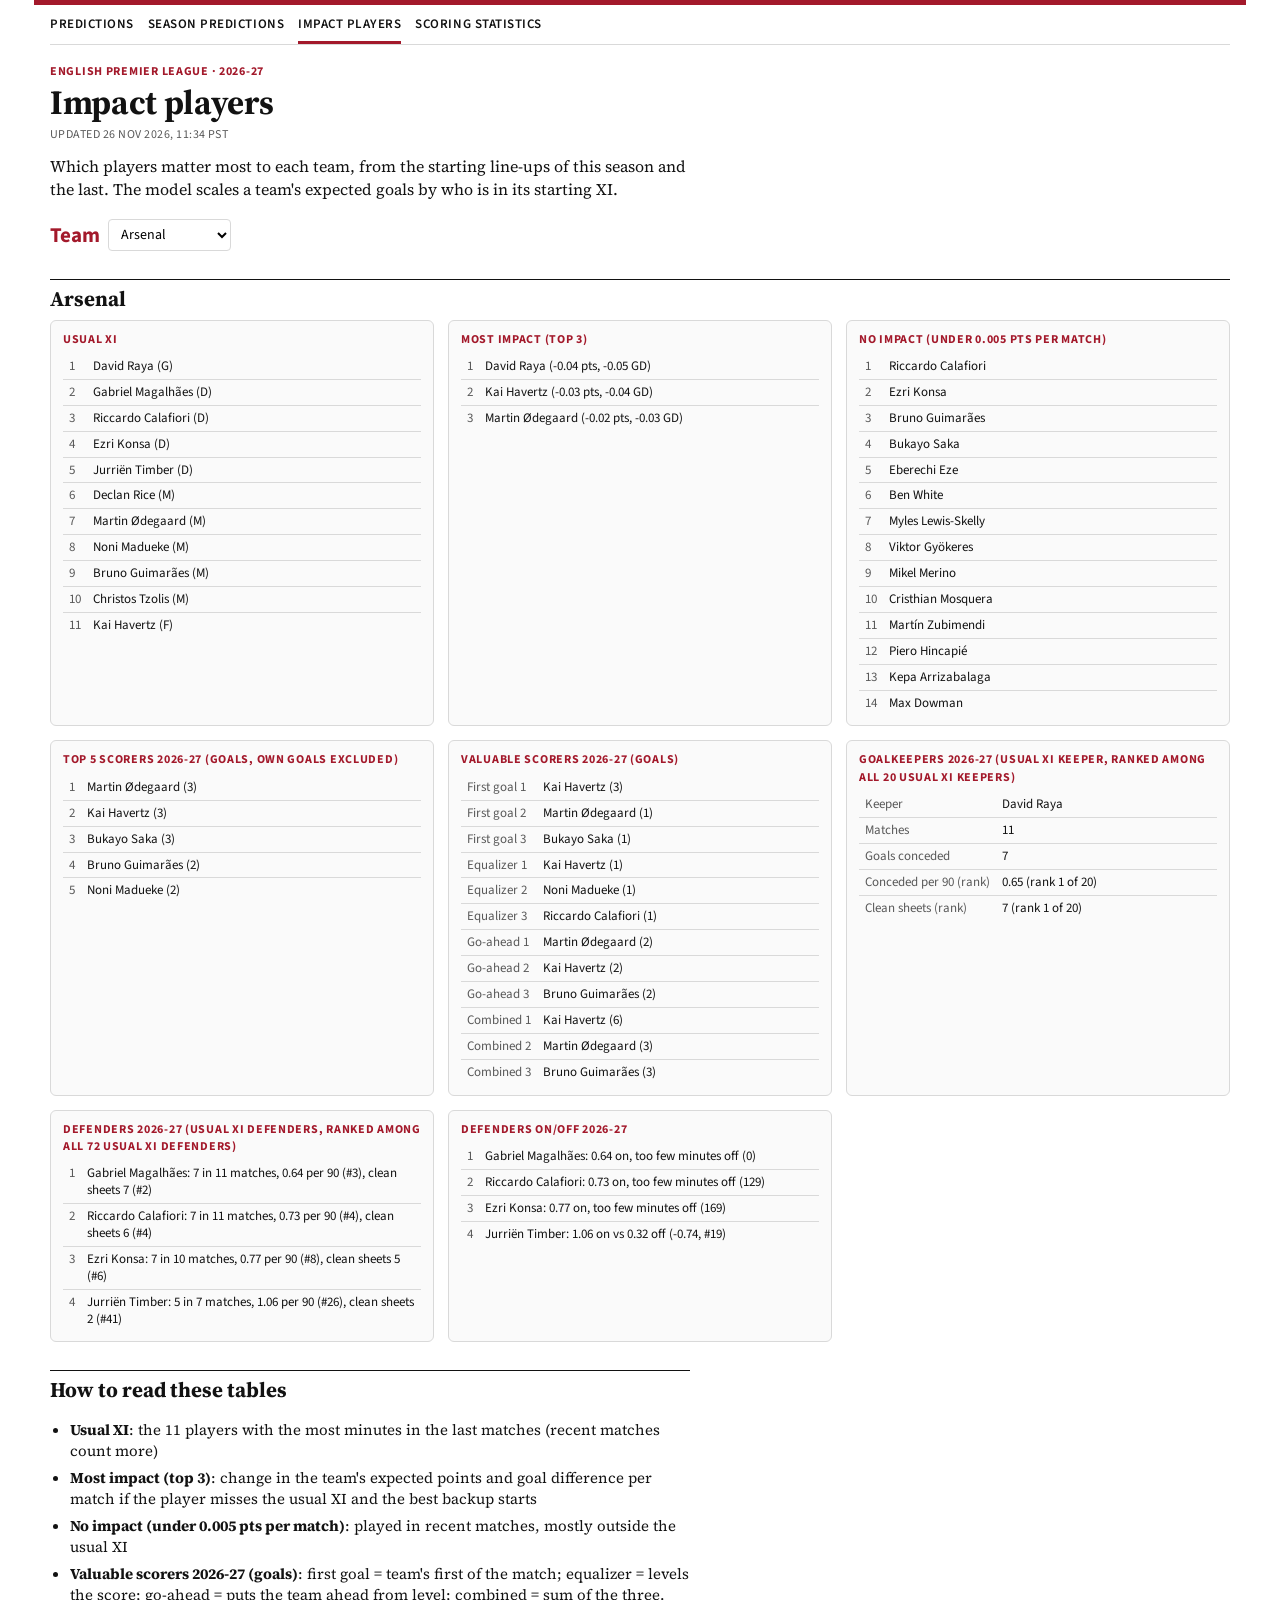
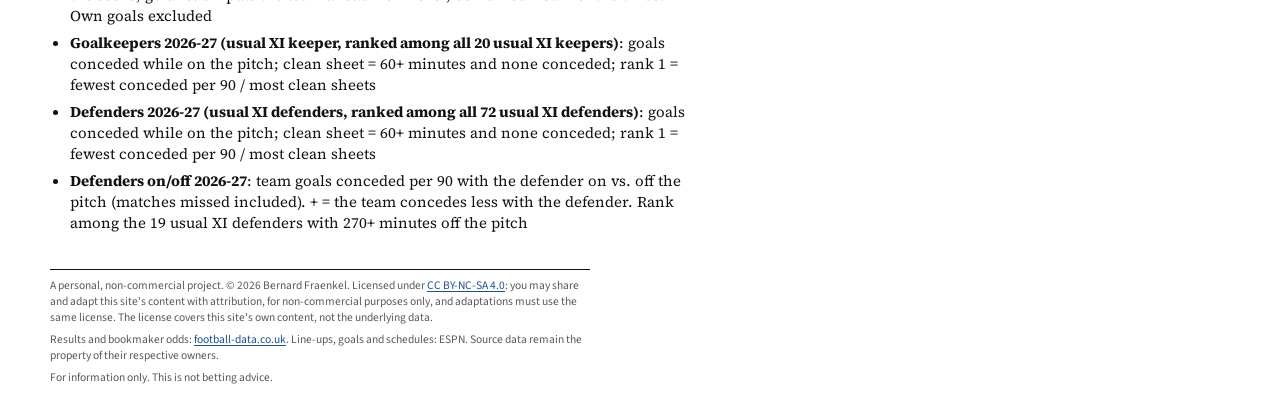
<file: site/players.html>
<!doctype html>
<!--
  Impact players, one team at a time (players.js switches teams). Edit freely; website.py fills in these placeholders:
    league_name, season, updated, nav, team_options, team_sections, table_notes, footer
  Write a literal dollar sign as two dollar signs.
-->
<html lang="en">
<head>
  <meta charset="utf-8">
  <meta name="viewport" content="width=device-width, initial-scale=1">
  <link rel="preconnect" href="https://fonts.googleapis.com">
  <link rel="preconnect" href="https://fonts.gstatic.com" crossorigin>
  <link rel="stylesheet" href="https://fonts.googleapis.com/css2?family=Source+Sans+3:ital,wght@0,400;0,600;0,700;1,400&family=Source+Serif+4:ital,opsz,wght@0,8..60,400;0,8..60,600;0,8..60,700;1,8..60,400&display=swap">
  <link rel="stylesheet" href="style.css">
  <title>Impact players | English Premier League</title>
  <script src="players.js" defer></script>
</head>
<body>
  <nav><a href="index.html">Predictions</a><a href="season.html">Season predictions</a><a href="players.html" aria-current="page">Impact players</a><a href="scores.html">Scoring statistics</a></nav>
  <main>
    <p class="kicker">English Premier League · 2026-27</p>
    <h1>Impact players</h1>
    <p class="updated">Updated 26 Nov 2026, 11:34 PST</p>
    <p>Which players matter most to each team, from the starting line-ups of this season and the last.
      The model scales a team's expected goals by who is in its starting XI.</p>
    <label class="team-picker"><span class="team-picker-label">Team</span> <select id="team-select"><option value="arsenal">Arsenal</option><option value="aston-villa">Aston Villa</option><option value="bournemouth">Bournemouth</option><option value="brentford">Brentford</option><option value="brighton">Brighton</option><option value="chelsea">Chelsea</option><option value="coventry">Coventry</option><option value="crystal-palace">Crystal Palace</option><option value="everton">Everton</option><option value="fulham">Fulham</option><option value="hull">Hull</option><option value="ipswich">Ipswich</option><option value="leeds">Leeds</option><option value="liverpool">Liverpool</option><option value="man-city">Man City</option><option value="man-united">Man United</option><option value="newcastle">Newcastle</option><option value="nott-m-forest">Nott&#x27;m Forest</option><option value="sunderland">Sunderland</option><option value="tottenham">Tottenham</option></select></label>
    <section class="team" id="team-arsenal"><h2>Arsenal</h2><div class="cards"><div class="card"><h3>Usual XI</h3><div class="table-wrap"><table><tbody><tr><td class="label">1</td><td>David Raya (G)</td></tr><tr><td class="label">2</td><td>Gabriel Magalhães (D)</td></tr><tr><td class="label">3</td><td>Riccardo Calafiori (D)</td></tr><tr><td class="label">4</td><td>Ezri Konsa (D)</td></tr><tr><td class="label">5</td><td>Jurriën Timber (D)</td></tr><tr><td class="label">6</td><td>Declan Rice (M)</td></tr><tr><td class="label">7</td><td>Martin Ødegaard (M)</td></tr><tr><td class="label">8</td><td>Noni Madueke (M)</td></tr><tr><td class="label">9</td><td>Bruno Guimarães (M)</td></tr><tr><td class="label">10</td><td>Christos Tzolis (M)</td></tr><tr><td class="label">11</td><td>Kai Havertz (F)</td></tr></tbody></table></div></div><div class="card"><h3>Most impact (top 3)</h3><div class="table-wrap"><table><tbody><tr><td class="label">1</td><td>David Raya (-0.04 pts, -0.05 GD)</td></tr><tr><td class="label">2</td><td>Kai Havertz (-0.03 pts, -0.04 GD)</td></tr><tr><td class="label">3</td><td>Martin Ødegaard (-0.02 pts, -0.03 GD)</td></tr></tbody></table></div></div><div class="card"><h3>No impact (under 0.005 pts per match)</h3><div class="table-wrap"><table><tbody><tr><td class="label">1</td><td>Riccardo Calafiori</td></tr><tr><td class="label">2</td><td>Ezri Konsa</td></tr><tr><td class="label">3</td><td>Bruno Guimarães</td></tr><tr><td class="label">4</td><td>Bukayo Saka</td></tr><tr><td class="label">5</td><td>Eberechi Eze</td></tr><tr><td class="label">6</td><td>Ben White</td></tr><tr><td class="label">7</td><td>Myles Lewis-Skelly</td></tr><tr><td class="label">8</td><td>Viktor Gyökeres</td></tr><tr><td class="label">9</td><td>Mikel Merino</td></tr><tr><td class="label">10</td><td>Cristhian Mosquera</td></tr><tr><td class="label">11</td><td>Martín Zubimendi</td></tr><tr><td class="label">12</td><td>Piero Hincapié</td></tr><tr><td class="label">13</td><td>Kepa Arrizabalaga</td></tr><tr><td class="label">14</td><td>Max Dowman</td></tr></tbody></table></div></div><div class="card"><h3>Top 5 scorers 2026-27 (goals, own goals excluded)</h3><div class="table-wrap"><table><tbody><tr><td class="label">1</td><td>Martin Ødegaard (3)</td></tr><tr><td class="label">2</td><td>Kai Havertz (3)</td></tr><tr><td class="label">3</td><td>Bukayo Saka (3)</td></tr><tr><td class="label">4</td><td>Bruno Guimarães (2)</td></tr><tr><td class="label">5</td><td>Noni Madueke (2)</td></tr></tbody></table></div></div><div class="card"><h3>Valuable scorers 2026-27 (goals)</h3><div class="table-wrap"><table><tbody><tr><td class="label">First goal 1</td><td>Kai Havertz (3)</td></tr><tr><td class="label">First goal 2</td><td>Martin Ødegaard (1)</td></tr><tr><td class="label">First goal 3</td><td>Bukayo Saka (1)</td></tr><tr><td class="label">Equalizer 1</td><td>Kai Havertz (1)</td></tr><tr><td class="label">Equalizer 2</td><td>Noni Madueke (1)</td></tr><tr><td class="label">Equalizer 3</td><td>Riccardo Calafiori (1)</td></tr><tr><td class="label">Go-ahead 1</td><td>Martin Ødegaard (2)</td></tr><tr><td class="label">Go-ahead 2</td><td>Kai Havertz (2)</td></tr><tr><td class="label">Go-ahead 3</td><td>Bruno Guimarães (2)</td></tr><tr><td class="label">Combined 1</td><td>Kai Havertz (6)</td></tr><tr><td class="label">Combined 2</td><td>Martin Ødegaard (3)</td></tr><tr><td class="label">Combined 3</td><td>Bruno Guimarães (3)</td></tr></tbody></table></div></div><div class="card"><h3>Goalkeepers 2026-27 (usual XI keeper, ranked among all 20 usual XI keepers)</h3><div class="table-wrap"><table><tbody><tr><td class="label">Keeper</td><td>David Raya</td></tr><tr><td class="label">Matches</td><td>11</td></tr><tr><td class="label">Goals conceded</td><td>7</td></tr><tr><td class="label">Conceded per 90 (rank)</td><td>0.65 (rank 1 of 20)</td></tr><tr><td class="label">Clean sheets (rank)</td><td>7 (rank 1 of 20)</td></tr></tbody></table></div></div><div class="card"><h3>Defenders 2026-27 (usual XI defenders, ranked among all 72 usual XI defenders)</h3><div class="table-wrap"><table><tbody><tr><td class="label">1</td><td>Gabriel Magalhães: 7 in 11 matches, 0.64 per 90 (#3), clean sheets 7 (#2)</td></tr><tr><td class="label">2</td><td>Riccardo Calafiori: 7 in 11 matches, 0.73 per 90 (#4), clean sheets 6 (#4)</td></tr><tr><td class="label">3</td><td>Ezri Konsa: 7 in 10 matches, 0.77 per 90 (#8), clean sheets 5 (#6)</td></tr><tr><td class="label">4</td><td>Jurriën Timber: 5 in 7 matches, 1.06 per 90 (#26), clean sheets 2 (#41)</td></tr></tbody></table></div></div><div class="card"><h3>Defenders on/off 2026-27</h3><div class="table-wrap"><table><tbody><tr><td class="label">1</td><td>Gabriel Magalhães: 0.64 on, too few minutes off (0)</td></tr><tr><td class="label">2</td><td>Riccardo Calafiori: 0.73 on, too few minutes off (129)</td></tr><tr><td class="label">3</td><td>Ezri Konsa: 0.77 on, too few minutes off (169)</td></tr><tr><td class="label">4</td><td>Jurriën Timber: 1.06 on vs 0.32 off (-0.74, #19)</td></tr></tbody></table></div></div></div></section><section class="team" id="team-aston-villa"><h2>Aston Villa</h2><div class="cards"><div class="card"><h3>Usual XI</h3><div class="table-wrap"><table><tbody><tr><td class="label">1</td><td>Zion Suzuki (G)</td></tr><tr><td class="label">2</td><td>Victor Lindelöf (D)</td></tr><tr><td class="label">3</td><td>Ian Maatsen (D)</td></tr><tr><td class="label">4</td><td>Pau Torres (D)</td></tr><tr><td class="label">5</td><td>Matty Cash (D)</td></tr><tr><td class="label">6</td><td>Boubacar Kamara (M)</td></tr><tr><td class="label">7</td><td>John McGinn (M)</td></tr><tr><td class="label">8</td><td>Johan Manzambi (M)</td></tr><tr><td class="label">9</td><td>Emiliano Buendía (M)</td></tr><tr><td class="label">10</td><td>Alysson (M)</td></tr><tr><td class="label">11</td><td>Nicolas Jackson (F)</td></tr></tbody></table></div></div><div class="card"><h3>Most impact (top 3)</h3><div class="table-wrap"><table><tbody><tr><td class="label">1</td><td>Nicolas Jackson (-0.04 pts, -0.05 GD)</td></tr><tr><td class="label">2</td><td>John McGinn (-0.04 pts, -0.05 GD)</td></tr><tr><td class="label">3</td><td>Zion Suzuki (-0.03 pts, -0.05 GD)</td></tr></tbody></table></div></div><div class="card"><h3>No impact (under 0.005 pts per match)</h3><div class="table-wrap"><table><tbody><tr><td class="label">1</td><td>Tyrone Mings</td></tr><tr><td class="label">2</td><td>João Gomes</td></tr><tr><td class="label">3</td><td>Leon Goretzka</td></tr><tr><td class="label">4</td><td>Ross Barkley</td></tr><tr><td class="label">5</td><td>Aaron Wan-Bissaka</td></tr><tr><td class="label">6</td><td>Taylor Harwood-Bellis</td></tr><tr><td class="label">7</td><td>Ibrahim Mbaye</td></tr><tr><td class="label">8</td><td>George Hemmings</td></tr><tr><td class="label">9</td><td>Matteo Ruggeri</td></tr><tr><td class="label">10</td><td>Marco Bizot</td></tr><tr><td class="label">11</td><td>Lamare Bogarde</td></tr><tr><td class="label">12</td><td>Tammy Abraham</td></tr><tr><td class="label">13</td><td>Brian Madjo</td></tr><tr><td class="label">14</td><td>Alejandro Garnacho</td></tr></tbody></table></div></div><div class="card"><h3>Top 5 scorers 2026-27 (goals, own goals excluded)</h3><div class="table-wrap"><table><tbody><tr><td class="label">1</td><td>Nicolas Jackson (6)</td></tr><tr><td class="label">2</td><td>John McGinn (2)</td></tr><tr><td class="label">3</td><td>Alysson (2)</td></tr><tr><td class="label">4</td><td>Johan Manzambi (2)</td></tr><tr><td class="label">5</td><td>Leon Goretzka (1)</td></tr></tbody></table></div></div><div class="card"><h3>Valuable scorers 2026-27 (goals)</h3><div class="table-wrap"><table><tbody><tr><td class="label">First goal 1</td><td>Nicolas Jackson (3)</td></tr><tr><td class="label">First goal 2</td><td>Alysson (2)</td></tr><tr><td class="label">First goal 3</td><td>Johan Manzambi (2)</td></tr><tr><td class="label">Equalizer 1</td><td>Nicolas Jackson (1)</td></tr><tr><td class="label">Equalizer 2</td><td>Alysson (1)</td></tr><tr><td class="label">Go-ahead 1</td><td>Nicolas Jackson (3)</td></tr><tr><td class="label">Go-ahead 2</td><td>John McGinn (2)</td></tr><tr><td class="label">Go-ahead 3</td><td>Johan Manzambi (2)</td></tr><tr><td class="label">Combined 1</td><td>Nicolas Jackson (7)</td></tr><tr><td class="label">Combined 2</td><td>Alysson (4)</td></tr><tr><td class="label">Combined 3</td><td>Johan Manzambi (4)</td></tr></tbody></table></div></div><div class="card"><h3>Goalkeepers 2026-27 (usual XI keeper, ranked among all 20 usual XI keepers)</h3><div class="table-wrap"><table><tbody><tr><td class="label">Keeper</td><td>Zion Suzuki</td></tr><tr><td class="label">Matches</td><td>10</td></tr><tr><td class="label">Goals conceded</td><td>13</td></tr><tr><td class="label">Conceded per 90 (rank)</td><td>1.30 (rank 12 of 20)</td></tr><tr><td class="label">Clean sheets (rank)</td><td>3 (rank 11 of 20)</td></tr></tbody></table></div></div><div class="card"><h3>Defenders 2026-27 (usual XI defenders, ranked among all 72 usual XI defenders)</h3><div class="table-wrap"><table><tbody><tr><td class="label">1</td><td>Victor Lindelöf: 17 in 10 matches, 1.70 per 90 (#54), clean sheets 2 (#41)</td></tr><tr><td class="label">2</td><td>Ian Maatsen: 13 in 8 matches, 1.68 per 90 (#53), clean sheets 2 (#41)</td></tr><tr><td class="label">3</td><td>Matty Cash: 11 in 8 matches, 1.50 per 90 (#49), clean sheets 2 (#41)</td></tr><tr><td class="label">4</td><td>Pau Torres: 11 in 8 matches, 1.76 per 90 (#57), clean sheets 1 (#51)</td></tr></tbody></table></div></div><div class="card"><h3>Defenders on/off 2026-27</h3><div class="table-wrap"><table><tbody><tr><td class="label">1</td><td>Victor Lindelöf: 1.70 on, too few minutes off (90)</td></tr><tr><td class="label">2</td><td>Ian Maatsen: 1.68 on vs 1.23 off (-0.45, #15)</td></tr><tr><td class="label">3</td><td>Matty Cash: 1.50 on vs 1.63 off (+0.12, #8)</td></tr><tr><td class="label">4</td><td>Pau Torres: 1.76 on vs 1.26 off (-0.50, #16)</td></tr></tbody></table></div></div></div></section><section class="team" id="team-bournemouth"><h2>Bournemouth</h2><div class="cards"><div class="card"><h3>Usual XI</h3><div class="table-wrap"><table><tbody><tr><td class="label">1</td><td>Djordje Petrovic (G)</td></tr><tr><td class="label">2</td><td>James Hill (D)</td></tr><tr><td class="label">3</td><td>Adrien Truffert (D)</td></tr><tr><td class="label">4</td><td>Adam Smith (D)</td></tr><tr><td class="label">5</td><td>António Silva (D)</td></tr><tr><td class="label">6</td><td>Rayan (M)</td></tr><tr><td class="label">7</td><td>Marcus Tavernier (M)</td></tr><tr><td class="label">8</td><td>Tyler Adams (M)</td></tr><tr><td class="label">9</td><td>Ryan Christie (M)</td></tr><tr><td class="label">10</td><td>Justin Kluivert (M)</td></tr><tr><td class="label">11</td><td>Evanilson (F)</td></tr></tbody></table></div></div><div class="card"><h3>Most impact (top 3)</h3><div class="table-wrap"><table><tbody><tr><td class="label">1</td><td>Evanilson (-0.04 pts, -0.06 GD)</td></tr><tr><td class="label">2</td><td>Marcus Tavernier (-0.03 pts, -0.04 GD)</td></tr><tr><td class="label">3</td><td>Adrien Truffert (-0.03 pts, -0.04 GD)</td></tr></tbody></table></div></div><div class="card"><h3>No impact (under 0.005 pts per match)</h3><div class="table-wrap"><table><tbody><tr><td class="label">1</td><td>Ryan Christie</td></tr><tr><td class="label">2</td><td>Alex Scott</td></tr><tr><td class="label">3</td><td>Lewis Cook</td></tr><tr><td class="label">4</td><td>Junior Kroupi</td></tr><tr><td class="label">5</td><td>Ben Gannon-Doak</td></tr><tr><td class="label">6</td><td>David Brooks</td></tr><tr><td class="label">7</td><td>Álvaro Rodríguez</td></tr><tr><td class="label">8</td><td>Amine Adli</td></tr><tr><td class="label">9</td><td>Bafodé Diakité</td></tr><tr><td class="label">10</td><td>Alex Tóth</td></tr><tr><td class="label">11</td><td>Daniel Jebbison</td></tr><tr><td class="label">12</td><td>Juanlu Sanchez</td></tr><tr><td class="label">13</td><td>Julio Soler</td></tr></tbody></table></div></div><div class="card"><h3>Top 5 scorers 2026-27 (goals, own goals excluded)</h3><div class="table-wrap"><table><tbody><tr><td class="label">1</td><td>Evanilson (6)</td></tr><tr><td class="label">2</td><td>Marcus Tavernier (5)</td></tr><tr><td class="label">3</td><td>Justin Kluivert (2)</td></tr><tr><td class="label">4</td><td>Amine Adli (1)</td></tr><tr><td class="label">5</td><td>Alex Scott (1)</td></tr></tbody></table></div></div><div class="card"><h3>Valuable scorers 2026-27 (goals)</h3><div class="table-wrap"><table><tbody><tr><td class="label">First goal 1</td><td>Evanilson (4)</td></tr><tr><td class="label">First goal 2</td><td>Marcus Tavernier (3)</td></tr><tr><td class="label">First goal 3</td><td>Justin Kluivert (1)</td></tr><tr><td class="label">Equalizer 1</td><td>Justin Kluivert (1)</td></tr><tr><td class="label">Go-ahead 1</td><td>Marcus Tavernier (4)</td></tr><tr><td class="label">Go-ahead 2</td><td>Evanilson (3)</td></tr><tr><td class="label">Go-ahead 3</td><td>Alex Scott (1)</td></tr><tr><td class="label">Combined 1</td><td>Evanilson (7)</td></tr><tr><td class="label">Combined 2</td><td>Marcus Tavernier (7)</td></tr><tr><td class="label">Combined 3</td><td>Justin Kluivert (2)</td></tr></tbody></table></div></div><div class="card"><h3>Goalkeepers 2026-27 (usual XI keeper, ranked among all 20 usual XI keepers)</h3><div class="table-wrap"><table><tbody><tr><td class="label">Keeper</td><td>Djordje Petrovic</td></tr><tr><td class="label">Matches</td><td>11</td></tr><tr><td class="label">Goals conceded</td><td>14</td></tr><tr><td class="label">Conceded per 90 (rank)</td><td>1.27 (rank 9 of 20)</td></tr><tr><td class="label">Clean sheets (rank)</td><td>4 (rank 5 of 20)</td></tr></tbody></table></div></div><div class="card"><h3>Defenders 2026-27 (usual XI defenders, ranked among all 72 usual XI defenders)</h3><div class="table-wrap"><table><tbody><tr><td class="label">1</td><td>James Hill: 14 in 11 matches, 1.27 per 90 (#38), clean sheets 4 (#13)</td></tr><tr><td class="label">2</td><td>António Silva: 14 in 11 matches, 1.27 per 90 (#38), clean sheets 4 (#13)</td></tr><tr><td class="label">3</td><td>Adrien Truffert: 14 in 11 matches, 1.28 per 90 (#42), clean sheets 4 (#13)</td></tr><tr><td class="label">4</td><td>Adam Smith: 14 in 11 matches, 1.34 per 90 (#44), clean sheets 4 (#13)</td></tr></tbody></table></div></div><div class="card"><h3>Defenders on/off 2026-27</h3><div class="table-wrap"><table><tbody><tr><td class="label">1</td><td>James Hill: 1.27 on, too few minutes off (0)</td></tr><tr><td class="label">2</td><td>António Silva: 1.27 on, too few minutes off (0)</td></tr><tr><td class="label">3</td><td>Adrien Truffert: 1.28 on, too few minutes off (6)</td></tr><tr><td class="label">4</td><td>Adam Smith: 1.34 on, too few minutes off (52)</td></tr></tbody></table></div></div></div></section><section class="team" id="team-brentford"><h2>Brentford</h2><div class="cards"><div class="card"><h3>Usual XI</h3><div class="table-wrap"><table><tbody><tr><td class="label">1</td><td>Caoimhín Kelleher (G)</td></tr><tr><td class="label">2</td><td>Michael Kayode (D)</td></tr><tr><td class="label">3</td><td>Kristoffer Ajer (D)</td></tr><tr><td class="label">4</td><td>Keane Lewis-Potter (D)</td></tr><tr><td class="label">5</td><td>Sepp van den Berg (D)</td></tr><tr><td class="label">6</td><td>Vitaly Janelt (M)</td></tr><tr><td class="label">7</td><td>Kevin Schade (M)</td></tr><tr><td class="label">8</td><td>Dango Ouattara (M)</td></tr><tr><td class="label">9</td><td>Yehor Yarmoliuk (M)</td></tr><tr><td class="label">10</td><td>Mamadou Sangare (M)</td></tr><tr><td class="label">11</td><td>Igor Thiago (F)</td></tr></tbody></table></div></div><div class="card"><h3>Most impact (top 3)</h3><div class="table-wrap"><table><tbody><tr><td class="label">1</td><td>Caoimhín Kelleher (-0.04 pts, -0.06 GD)</td></tr><tr><td class="label">2</td><td>Keane Lewis-Potter (-0.04 pts, -0.06 GD)</td></tr><tr><td class="label">3</td><td>Igor Thiago (-0.02 pts, -0.04 GD)</td></tr></tbody></table></div></div><div class="card"><h3>No impact (under 0.005 pts per match)</h3><div class="table-wrap"><table><tbody><tr><td class="label">1</td><td>Jaidon Anthony</td></tr><tr><td class="label">2</td><td>Mikkel Damsgaard</td></tr><tr><td class="label">3</td><td>Mathias Jensen</td></tr><tr><td class="label">4</td><td>Aaron Hickey</td></tr><tr><td class="label">5</td><td>Nathan Collins</td></tr><tr><td class="label">6</td><td>Callum Wilson</td></tr><tr><td class="label">7</td><td>El Hadji Malick Diouf</td></tr><tr><td class="label">8</td><td>Jannik Schuster</td></tr><tr><td class="label">9</td><td>Fábio Carvalho</td></tr><tr><td class="label">10</td><td>Rico Henry</td></tr></tbody></table></div></div><div class="card"><h3>Top 5 scorers 2026-27 (goals, own goals excluded)</h3><div class="table-wrap"><table><tbody><tr><td class="label">1</td><td>Keane Lewis-Potter (4)</td></tr><tr><td class="label">2</td><td>Vitaly Janelt (3)</td></tr><tr><td class="label">3</td><td>Kevin Schade (3)</td></tr><tr><td class="label">4</td><td>Fábio Carvalho (2)</td></tr><tr><td class="label">5</td><td>Igor Thiago (2)</td></tr></tbody></table></div></div><div class="card"><h3>Valuable scorers 2026-27 (goals)</h3><div class="table-wrap"><table><tbody><tr><td class="label">First goal 1</td><td>Keane Lewis-Potter (3)</td></tr><tr><td class="label">First goal 2</td><td>Kevin Schade (2)</td></tr><tr><td class="label">First goal 3</td><td>Vitaly Janelt (1)</td></tr><tr><td class="label">Equalizer 1</td><td>Kevin Schade (1)</td></tr><tr><td class="label">Equalizer 2</td><td>Kristoffer Ajer (1)</td></tr><tr><td class="label">Equalizer 3</td><td>Dango Ouattara (1)</td></tr><tr><td class="label">Go-ahead 1</td><td>Keane Lewis-Potter (3)</td></tr><tr><td class="label">Go-ahead 2</td><td>Kevin Schade (2)</td></tr><tr><td class="label">Go-ahead 3</td><td>Vitaly Janelt (1)</td></tr><tr><td class="label">Combined 1</td><td>Keane Lewis-Potter (6)</td></tr><tr><td class="label">Combined 2</td><td>Kevin Schade (5)</td></tr><tr><td class="label">Combined 3</td><td>Vitaly Janelt (2)</td></tr></tbody></table></div></div><div class="card"><h3>Goalkeepers 2026-27 (usual XI keeper, ranked among all 20 usual XI keepers)</h3><div class="table-wrap"><table><tbody><tr><td class="label">Keeper</td><td>Caoimhín Kelleher</td></tr><tr><td class="label">Matches</td><td>11</td></tr><tr><td class="label">Goals conceded</td><td>11</td></tr><tr><td class="label">Conceded per 90 (rank)</td><td>1.00 (rank 5 of 20)</td></tr><tr><td class="label">Clean sheets (rank)</td><td>4 (rank 5 of 20)</td></tr></tbody></table></div></div><div class="card"><h3>Defenders 2026-27 (usual XI defenders, ranked among all 72 usual XI defenders)</h3><div class="table-wrap"><table><tbody><tr><td class="label">1</td><td>Kristoffer Ajer: 11 in 11 matches, 1.00 per 90 (#21), clean sheets 4 (#13)</td></tr><tr><td class="label">2</td><td>Keane Lewis-Potter: 10 in 11 matches, 1.05 per 90 (#25), clean sheets 4 (#13)</td></tr><tr><td class="label">3</td><td>Michael Kayode: 8 in 11 matches, 0.86 per 90 (#12), clean sheets 4 (#13)</td></tr><tr><td class="label">4</td><td>Sepp van den Berg: 5 in 5 matches, 1.09 per 90 (#28), clean sheets 2 (#41)</td></tr></tbody></table></div></div><div class="card"><h3>Defenders on/off 2026-27</h3><div class="table-wrap"><table><tbody><tr><td class="label">1</td><td>Kristoffer Ajer: 1.00 on, too few minutes off (0)</td></tr><tr><td class="label">2</td><td>Keane Lewis-Potter: 1.05 on, too few minutes off (136)</td></tr><tr><td class="label">3</td><td>Michael Kayode: 0.86 on, too few minutes off (153)</td></tr><tr><td class="label">4</td><td>Sepp van den Berg: 1.09 on vs 0.93 off (-0.16, #11)</td></tr></tbody></table></div></div></div></section><section class="team" id="team-brighton"><h2>Brighton</h2><div class="cards"><div class="card"><h3>Usual XI</h3><div class="table-wrap"><table><tbody><tr><td class="label">1</td><td>Bart Verbruggen (G)</td></tr><tr><td class="label">2</td><td>Luka Vuskovic (D)</td></tr><tr><td class="label">3</td><td>Lewis Dunk (D)</td></tr><tr><td class="label">4</td><td>Olivier Boscagli (D)</td></tr><tr><td class="label">5</td><td>Pascal Gross (M)</td></tr><tr><td class="label">6</td><td>Diego Gómez (M)</td></tr><tr><td class="label">7</td><td>Maxim De Cuyper (M)</td></tr><tr><td class="label">8</td><td>Yasin Ayari (M)</td></tr><tr><td class="label">9</td><td>Charalambos Kostoulas (M)</td></tr><tr><td class="label">10</td><td>Chema Andrés (M)</td></tr><tr><td class="label">11</td><td>Costinha (M)</td></tr></tbody></table></div></div><div class="card"><h3>Most impact (top 3)</h3><div class="table-wrap"><table><tbody><tr><td class="label">1</td><td>Bart Verbruggen (-0.04 pts, -0.05 GD)</td></tr><tr><td class="label">2</td><td>Pascal Gross (-0.02 pts, -0.03 GD)</td></tr><tr><td class="label">3</td><td>Maxim De Cuyper (-0.01 pts, -0.02 GD)</td></tr></tbody></table></div></div><div class="card"><h3>No impact (under 0.005 pts per match)</h3><div class="table-wrap"><table><tbody><tr><td class="label">1</td><td>Chema Andrés</td></tr><tr><td class="label">2</td><td>Ferdi Kadioglu</td></tr><tr><td class="label">3</td><td>Jack Hinshelwood</td></tr><tr><td class="label">4</td><td>Georginio Rutter</td></tr><tr><td class="label">5</td><td>Mats Wieffer</td></tr><tr><td class="label">6</td><td>Malick Yalcouyé</td></tr><tr><td class="label">7</td><td>Yankuba Minteh</td></tr><tr><td class="label">8</td><td>Pascal Struijk</td></tr><tr><td class="label">9</td><td>Jaouen Hadjam</td></tr><tr><td class="label">10</td><td>Ibrahim Osman</td></tr><tr><td class="label">11</td><td>Promise David</td></tr><tr><td class="label">12</td><td>Matt O&#x27;Riley</td></tr><tr><td class="label">13</td><td>Zadok Yohanna</td></tr><tr><td class="label">14</td><td>Michael Svoboda</td></tr></tbody></table></div></div><div class="card"><h3>Top 5 scorers 2026-27 (goals, own goals excluded)</h3><div class="table-wrap"><table><tbody><tr><td class="label">1</td><td>Pascal Gross (4)</td></tr><tr><td class="label">2</td><td>Yasin Ayari (3)</td></tr><tr><td class="label">3</td><td>Jack Hinshelwood (3)</td></tr><tr><td class="label">4</td><td>Charalambos Kostoulas (3)</td></tr><tr><td class="label">5</td><td>Diego Gómez (2)</td></tr></tbody></table></div></div><div class="card"><h3>Valuable scorers 2026-27 (goals)</h3><div class="table-wrap"><table><tbody><tr><td class="label">First goal 1</td><td>Pascal Gross (1)</td></tr><tr><td class="label">First goal 2</td><td>Yasin Ayari (1)</td></tr><tr><td class="label">First goal 3</td><td>Charalambos Kostoulas (1)</td></tr><tr><td class="label">Equalizer 1</td><td>Luka Vuskovic (1)</td></tr><tr><td class="label">Go-ahead 1</td><td>Pascal Gross (1)</td></tr><tr><td class="label">Go-ahead 2</td><td>Yasin Ayari (1)</td></tr><tr><td class="label">Go-ahead 3</td><td>Charalambos Kostoulas (1)</td></tr><tr><td class="label">Combined 1</td><td>Pascal Gross (2)</td></tr><tr><td class="label">Combined 2</td><td>Yasin Ayari (2)</td></tr><tr><td class="label">Combined 3</td><td>Charalambos Kostoulas (2)</td></tr></tbody></table></div></div><div class="card"><h3>Goalkeepers 2026-27 (usual XI keeper, ranked among all 20 usual XI keepers)</h3><div class="table-wrap"><table><tbody><tr><td class="label">Keeper</td><td>Bart Verbruggen</td></tr><tr><td class="label">Matches</td><td>11</td></tr><tr><td class="label">Goals conceded</td><td>9</td></tr><tr><td class="label">Conceded per 90 (rank)</td><td>0.82 (rank 2 of 20)</td></tr><tr><td class="label">Clean sheets (rank)</td><td>7 (rank 1 of 20)</td></tr></tbody></table></div></div><div class="card"><h3>Defenders 2026-27 (usual XI defenders, ranked among all 72 usual XI defenders)</h3><div class="table-wrap"><table><tbody><tr><td class="label">1</td><td>Luka Vuskovic: 9 in 11 matches, 0.83 per 90 (#10), clean sheets 7 (#2)</td></tr><tr><td class="label">2</td><td>Olivier Boscagli: 7 in 11 matches, 0.74 per 90 (#5), clean sheets 8 (#1)</td></tr><tr><td class="label">3</td><td>Lewis Dunk: 9 in 10 matches, 0.96 per 90 (#18), clean sheets 5 (#6)</td></tr></tbody></table></div></div><div class="card"><h3>Defenders on/off 2026-27</h3><div class="table-wrap"><table><tbody><tr><td class="label">1</td><td>Luka Vuskovic: 0.83 on, too few minutes off (12)</td></tr><tr><td class="label">2</td><td>Olivier Boscagli: 0.74 on, too few minutes off (137)</td></tr><tr><td class="label">3</td><td>Lewis Dunk: 0.96 on, too few minutes off (150)</td></tr></tbody></table></div></div></div></section><section class="team" id="team-chelsea"><h2>Chelsea</h2><div class="cards"><div class="card"><h3>Usual XI</h3><div class="table-wrap"><table><tbody><tr><td class="label">1</td><td>Emiliano Martínez (G)</td></tr><tr><td class="label">2</td><td>Levi Colwill (D)</td></tr><tr><td class="label">3</td><td>Wesley Fofana (D)</td></tr><tr><td class="label">4</td><td>Cole Palmer (M)</td></tr><tr><td class="label">5</td><td>Pedro Neto (M)</td></tr><tr><td class="label">6</td><td>Moisés Caicedo (M)</td></tr><tr><td class="label">7</td><td>Josh Acheampong (M)</td></tr><tr><td class="label">8</td><td>Romeo Lavia (M)</td></tr><tr><td class="label">9</td><td>Jordan Henderson (M)</td></tr><tr><td class="label">10</td><td>Pep Chavarría (M)</td></tr><tr><td class="label">11</td><td>Morgan Rogers (F)</td></tr></tbody></table></div></div><div class="card"><h3>Most impact (top 3)</h3><div class="table-wrap"><table><tbody><tr><td class="label">1</td><td>Cole Palmer (-0.03 pts, -0.05 GD)</td></tr><tr><td class="label">2</td><td>Pedro Neto (-0.03 pts, -0.04 GD)</td></tr><tr><td class="label">3</td><td>Jordan Henderson (-0.02 pts, -0.03 GD)</td></tr></tbody></table></div></div><div class="card"><h3>No impact (under 0.005 pts per match)</h3><div class="table-wrap"><table><tbody><tr><td class="label">1</td><td>Morgan Rogers</td></tr><tr><td class="label">2</td><td>Maxence Lacroix</td></tr><tr><td class="label">3</td><td>João Pedro</td></tr><tr><td class="label">4</td><td>Jorrel Hato</td></tr><tr><td class="label">5</td><td>Mike Penders</td></tr><tr><td class="label">6</td><td>Estêvão</td></tr><tr><td class="label">7</td><td>Malo Gusto</td></tr><tr><td class="label">8</td><td>Marco Palestra</td></tr><tr><td class="label">9</td><td>Danny Welbeck</td></tr><tr><td class="label">10</td><td>Reece James</td></tr><tr><td class="label">11</td><td>Geovany Quenda</td></tr><tr><td class="label">12</td><td>Robert Sánchez</td></tr><tr><td class="label">13</td><td>Enzo Fernández</td></tr><tr><td class="label">14</td><td>Emmanuel Emegha</td></tr><tr><td class="label">15</td><td>Valentín Barco</td></tr><tr><td class="label">16</td><td>Mahdi Nicoll-Jazuli</td></tr></tbody></table></div></div><div class="card"><h3>Top 5 scorers 2026-27 (goals, own goals excluded)</h3><div class="table-wrap"><table><tbody><tr><td class="label">1</td><td>Morgan Rogers (5)</td></tr><tr><td class="label">2</td><td>João Pedro (5)</td></tr><tr><td class="label">3</td><td>Pedro Neto (3)</td></tr><tr><td class="label">4</td><td>Cole Palmer (3)</td></tr><tr><td class="label">5</td><td>Jordan Henderson (2)</td></tr></tbody></table></div></div><div class="card"><h3>Valuable scorers 2026-27 (goals)</h3><div class="table-wrap"><table><tbody><tr><td class="label">First goal 1</td><td>Morgan Rogers (3)</td></tr><tr><td class="label">First goal 2</td><td>João Pedro (1)</td></tr><tr><td class="label">First goal 3</td><td>Pedro Neto (1)</td></tr><tr><td class="label">Equalizer 1</td><td>João Pedro (1)</td></tr><tr><td class="label">Go-ahead 1</td><td>Morgan Rogers (4)</td></tr><tr><td class="label">Go-ahead 2</td><td>João Pedro (1)</td></tr><tr><td class="label">Go-ahead 3</td><td>Pedro Neto (1)</td></tr><tr><td class="label">Combined 1</td><td>Morgan Rogers (7)</td></tr><tr><td class="label">Combined 2</td><td>João Pedro (3)</td></tr><tr><td class="label">Combined 3</td><td>Pedro Neto (2)</td></tr></tbody></table></div></div><div class="card"><h3>Goalkeepers 2026-27 (usual XI keeper, ranked among all 20 usual XI keepers)</h3><div class="table-wrap"><table><tbody><tr><td class="label">Keeper</td><td>Emiliano Martínez</td></tr><tr><td class="label">Matches</td><td>7</td></tr><tr><td class="label">Goals conceded</td><td>15</td></tr><tr><td class="label">Conceded per 90 (rank)</td><td>2.20 (rank 19 of 20)</td></tr><tr><td class="label">Clean sheets (rank)</td><td>1 (rank 15 of 20)</td></tr></tbody></table></div></div><div class="card"><h3>Defenders 2026-27 (usual XI defenders, ranked among all 72 usual XI defenders)</h3><div class="table-wrap"><table><tbody><tr><td class="label">1</td><td>Levi Colwill: 17 in 10 matches, 1.83 per 90 (#59), clean sheets 2 (#41)</td></tr><tr><td class="label">2</td><td>Wesley Fofana: 12 in 7 matches, 1.85 per 90 (#60), clean sheets 1 (#51)</td></tr></tbody></table></div></div><div class="card"><h3>Defenders on/off 2026-27</h3><div class="table-wrap"><table><tbody><tr><td class="label">1</td><td>Levi Colwill: 1.83 on, too few minutes off (153)</td></tr><tr><td class="label">2</td><td>Wesley Fofana: 1.85 on vs 1.78 off (-0.07, #10)</td></tr></tbody></table></div></div></div></section><section class="team" id="team-coventry"><h2>Coventry</h2><div class="cards"><div class="card"><h3>Usual XI</h3><div class="table-wrap"><table><tbody><tr><td class="label">1</td><td>Carl Rushworth (G)</td></tr><tr><td class="label">2</td><td>Milan van Ewijk (D)</td></tr><tr><td class="label">3</td><td>Ethan Pinnock (D)</td></tr><tr><td class="label">4</td><td>Jay Da Silva (D)</td></tr><tr><td class="label">5</td><td>Bobby Thomas (D)</td></tr><tr><td class="label">6</td><td>Stephen Mfuni (D)</td></tr><tr><td class="label">7</td><td>Jack Rudoni (M)</td></tr><tr><td class="label">8</td><td>Matt Grimes (M)</td></tr><tr><td class="label">9</td><td>Tatsuhiro Sakamoto (M)</td></tr><tr><td class="label">10</td><td>Caleb Yirenkyi (M)</td></tr><tr><td class="label">11</td><td>Taiwo Awoniyi (F)</td></tr></tbody></table></div></div><div class="card"><h3>Most impact (top 3)</h3><div class="table-wrap"><table><tbody><tr><td class="label">1</td><td>Jack Rudoni (-0.03 pts, -0.04 GD)</td></tr><tr><td class="label">2</td><td>Jay Da Silva (-0.02 pts, -0.03 GD)</td></tr><tr><td class="label">3</td><td>Taiwo Awoniyi (-0.02 pts, -0.02 GD)</td></tr></tbody></table></div></div><div class="card"><h3>No impact (under 0.005 pts per match)</h3><div class="table-wrap"><table><tbody><tr><td class="label">1</td><td>Brandon Thomas-Asante</td></tr><tr><td class="label">2</td><td>Victor Torp</td></tr><tr><td class="label">3</td><td>Yann Gboho</td></tr><tr><td class="label">4</td><td>Sidiki Cherif</td></tr><tr><td class="label">5</td><td>Frank Onyeka</td></tr><tr><td class="label">6</td><td>Ephron Mason-Clark</td></tr><tr><td class="label">7</td><td>Aurèle Amenda</td></tr><tr><td class="label">8</td><td>Loum Tchaouna</td></tr><tr><td class="label">9</td><td>Gustavo Hamer</td></tr><tr><td class="label">10</td><td>Ellis Simms</td></tr><tr><td class="label">11</td><td>Kaine Kesler Hayden</td></tr></tbody></table></div></div><div class="card"><h3>Top 5 scorers 2026-27 (goals, own goals excluded)</h3><div class="table-wrap"><table><tbody><tr><td class="label">1</td><td>Jack Rudoni (3)</td></tr><tr><td class="label">2</td><td>Taiwo Awoniyi (2)</td></tr><tr><td class="label">3</td><td>Tatsuhiro Sakamoto (2)</td></tr><tr><td class="label">4</td><td>Jay Da Silva (1)</td></tr><tr><td class="label">5</td><td>Yann Gboho (1)</td></tr></tbody></table></div></div><div class="card"><h3>Valuable scorers 2026-27 (goals)</h3><div class="table-wrap"><table><tbody><tr><td class="label">First goal 1</td><td>Jack Rudoni (2)</td></tr><tr><td class="label">First goal 2</td><td>Taiwo Awoniyi (1)</td></tr><tr><td class="label">First goal 3</td><td>Tatsuhiro Sakamoto (1)</td></tr><tr><td class="label">Equalizer 1</td><td>Jack Rudoni (1)</td></tr><tr><td class="label">Go-ahead 1</td><td>Tatsuhiro Sakamoto (2)</td></tr><tr><td class="label">Go-ahead 2</td><td>Jack Rudoni (1)</td></tr><tr><td class="label">Go-ahead 3</td><td>Taiwo Awoniyi (1)</td></tr><tr><td class="label">Combined 1</td><td>Jack Rudoni (4)</td></tr><tr><td class="label">Combined 2</td><td>Tatsuhiro Sakamoto (3)</td></tr><tr><td class="label">Combined 3</td><td>Taiwo Awoniyi (2)</td></tr></tbody></table></div></div><div class="card"><h3>Goalkeepers 2026-27 (usual XI keeper, ranked among all 20 usual XI keepers)</h3><div class="table-wrap"><table><tbody><tr><td class="label">Keeper</td><td>Carl Rushworth</td></tr><tr><td class="label">Matches</td><td>11</td></tr><tr><td class="label">Goals conceded</td><td>21</td></tr><tr><td class="label">Conceded per 90 (rank)</td><td>1.91 (rank 17 of 20)</td></tr><tr><td class="label">Clean sheets (rank)</td><td>1 (rank 15 of 20)</td></tr></tbody></table></div></div><div class="card"><h3>Defenders 2026-27 (usual XI defenders, ranked among all 72 usual XI defenders)</h3><div class="table-wrap"><table><tbody><tr><td class="label">1</td><td>Milan van Ewijk: 21 in 10 matches, 2.10 per 90 (#68), clean sheets 0 (#65)</td></tr><tr><td class="label">2</td><td>Jay Da Silva: 19 in 10 matches, 1.91 per 90 (#63), clean sheets 1 (#51)</td></tr><tr><td class="label">3</td><td>Ethan Pinnock: 18 in 10 matches, 1.97 per 90 (#64), clean sheets 1 (#51)</td></tr><tr><td class="label">4</td><td>Bobby Thomas: 15 in 9 matches, 1.76 per 90 (#56), clean sheets 3 (#29)</td></tr><tr><td class="label">5</td><td>Stephen Mfuni: 7 in 6 matches, 1.59 per 90 (#50), clean sheets 1 (#51)</td></tr></tbody></table></div></div><div class="card"><h3>Defenders on/off 2026-27</h3><div class="table-wrap"><table><tbody><tr><td class="label">1</td><td>Milan van Ewijk: 2.10 on, too few minutes off (90)</td></tr><tr><td class="label">2</td><td>Jay Da Silva: 1.91 on, too few minutes off (95)</td></tr><tr><td class="label">3</td><td>Ethan Pinnock: 1.97 on, too few minutes off (168)</td></tr><tr><td class="label">4</td><td>Bobby Thomas: 1.76 on, too few minutes off (222)</td></tr><tr><td class="label">5</td><td>Stephen Mfuni: 1.59 on vs 2.12 off (+0.54, #5)</td></tr></tbody></table></div></div></div></section><section class="team" id="team-crystal-palace"><h2>Crystal Palace</h2><div class="cards"><div class="card"><h3>Usual XI</h3><div class="table-wrap"><table><tbody><tr><td class="label">1</td><td>Dean Henderson (G)</td></tr><tr><td class="label">2</td><td>Chris Richards (D)</td></tr><tr><td class="label">3</td><td>Jaydee Canvot (D)</td></tr><tr><td class="label">4</td><td>Axel Disasi (D)</td></tr><tr><td class="label">5</td><td>Tyrick Mitchell (M)</td></tr><tr><td class="label">6</td><td>Daichi Kamada (M)</td></tr><tr><td class="label">7</td><td>Adam Wharton (M)</td></tr><tr><td class="label">8</td><td>Anan Khalaili (M)</td></tr><tr><td class="label">9</td><td>Quinten Timber (M)</td></tr><tr><td class="label">10</td><td>Yéremy Pino (F)</td></tr><tr><td class="label">11</td><td>Jørgen Strand Larsen (F)</td></tr></tbody></table></div></div><div class="card"><h3>Most impact (top 3)</h3><div class="table-wrap"><table><tbody><tr><td class="label">1</td><td>Yéremy Pino (-0.02 pts, -0.03 GD)</td></tr><tr><td class="label">2</td><td>Jørgen Strand Larsen (-0.02 pts, -0.03 GD)</td></tr><tr><td class="label">3</td><td>Daichi Kamada (-0.02 pts, -0.03 GD)</td></tr></tbody></table></div></div><div class="card"><h3>No impact (under 0.005 pts per match)</h3><div class="table-wrap"><table><tbody><tr><td class="label">1</td><td>Dean Henderson</td></tr><tr><td class="label">2</td><td>Dwight McNeil</td></tr><tr><td class="label">3</td><td>Jefferson Lerma</td></tr><tr><td class="label">4</td><td>Walter Benítez</td></tr><tr><td class="label">5</td><td>Jean-Philippe Mateta</td></tr><tr><td class="label">6</td><td>Eddie Nketiah</td></tr><tr><td class="label">7</td><td>Óscar Mingueza</td></tr><tr><td class="label">8</td><td>Daniel Muñoz</td></tr><tr><td class="label">9</td><td>Honest Ahanor</td></tr><tr><td class="label">10</td><td>Takehiro Tomiyasu</td></tr><tr><td class="label">11</td><td>Ismaïla Sarr</td></tr><tr><td class="label">12</td><td>Darío Osorio</td></tr><tr><td class="label">13</td><td>Chadi Riad</td></tr><tr><td class="label">14</td><td>Will Hughes</td></tr><tr><td class="label">15</td><td>Evann Guessand</td></tr><tr><td class="label">16</td><td>Ben Chilwell</td></tr><tr><td class="label">17</td><td>Zavier Gozo</td></tr></tbody></table></div></div><div class="card"><h3>Top 5 scorers 2026-27 (goals, own goals excluded)</h3><div class="table-wrap"><table><tbody><tr><td class="label">1</td><td>Jørgen Strand Larsen (2)</td></tr><tr><td class="label">2</td><td>Yéremy Pino (2)</td></tr><tr><td class="label">3</td><td>Tyrick Mitchell (2)</td></tr><tr><td class="label">4</td><td>Jefferson Lerma (1)</td></tr><tr><td class="label">5</td><td>Daichi Kamada (1)</td></tr></tbody></table></div></div><div class="card"><h3>Valuable scorers 2026-27 (goals)</h3><div class="table-wrap"><table><tbody><tr><td class="label">First goal 1</td><td>Yéremy Pino (1)</td></tr><tr><td class="label">First goal 2</td><td>Tyrick Mitchell (1)</td></tr><tr><td class="label">First goal 3</td><td>Daichi Kamada (1)</td></tr><tr><td class="label">Equalizer 1</td><td>Jørgen Strand Larsen (2)</td></tr><tr><td class="label">Equalizer 2</td><td>Tyrick Mitchell (2)</td></tr><tr><td class="label">Equalizer 3</td><td>Yéremy Pino (1)</td></tr><tr><td class="label">Go-ahead 1</td><td>Jefferson Lerma (1)</td></tr><tr><td class="label">Go-ahead 2</td><td>Ben Chilwell (1)</td></tr><tr><td class="label">Go-ahead 3</td><td>Anan Khalaili (1)</td></tr><tr><td class="label">Combined 1</td><td>Tyrick Mitchell (3)</td></tr><tr><td class="label">Combined 2</td><td>Jørgen Strand Larsen (2)</td></tr><tr><td class="label">Combined 3</td><td>Yéremy Pino (2)</td></tr></tbody></table></div></div><div class="card"><h3>Goalkeepers 2026-27 (usual XI keeper, ranked among all 20 usual XI keepers)</h3><div class="table-wrap"><table><tbody><tr><td class="label">Keeper</td><td>Dean Henderson</td></tr><tr><td class="label">Matches</td><td>6</td></tr><tr><td class="label">Goals conceded</td><td>16</td></tr><tr><td class="label">Conceded per 90 (rank)</td><td>2.67 (rank 20 of 20)</td></tr><tr><td class="label">Clean sheets (rank)</td><td>0 (rank 18 of 20)</td></tr></tbody></table></div></div><div class="card"><h3>Defenders 2026-27 (usual XI defenders, ranked among all 72 usual XI defenders)</h3><div class="table-wrap"><table><tbody><tr><td class="label">1</td><td>Chris Richards: 27 in 11 matches, 2.45 per 90 (#71), clean sheets 1 (#51)</td></tr><tr><td class="label">2</td><td>Jaydee Canvot: 19 in 9 matches, 2.32 per 90 (#70), clean sheets 1 (#51)</td></tr><tr><td class="label">3</td><td>Axel Disasi: 16 in 7 matches, 2.59 per 90 (#72), clean sheets 0 (#65)</td></tr></tbody></table></div></div><div class="card"><h3>Defenders on/off 2026-27</h3><div class="table-wrap"><table><tbody><tr><td class="label">1</td><td>Chris Richards: 2.45 on, too few minutes off (0)</td></tr><tr><td class="label">2</td><td>Jaydee Canvot: 2.32 on, too few minutes off (253)</td></tr><tr><td class="label">3</td><td>Axel Disasi: 2.59 on vs 2.28 off (-0.31, #12)</td></tr></tbody></table></div></div></div></section><section class="team" id="team-everton"><h2>Everton</h2><div class="cards"><div class="card"><h3>Usual XI</h3><div class="table-wrap"><table><tbody><tr><td class="label">1</td><td>Jordan Pickford (G)</td></tr><tr><td class="label">2</td><td>James Tarkowski (D)</td></tr><tr><td class="label">3</td><td>Vitaliy Mykolenko (D)</td></tr><tr><td class="label">4</td><td>Jarrad Branthwaite (D)</td></tr><tr><td class="label">5</td><td>Jake O&#x27;Brien (D)</td></tr><tr><td class="label">6</td><td>Kiernan Dewsbury-Hall (M)</td></tr><tr><td class="label">7</td><td>James Garner (M)</td></tr><tr><td class="label">8</td><td>Harrison Armstrong (M)</td></tr><tr><td class="label">9</td><td>Merlin Röhl (M)</td></tr><tr><td class="label">10</td><td>Tyrique George (M)</td></tr><tr><td class="label">11</td><td>Thierno Barry (F)</td></tr></tbody></table></div></div><div class="card"><h3>Most impact (top 3)</h3><div class="table-wrap"><table><tbody><tr><td class="label">1</td><td>Thierno Barry (-0.03 pts, -0.04 GD)</td></tr><tr><td class="label">2</td><td>Kiernan Dewsbury-Hall (-0.03 pts, -0.04 GD)</td></tr><tr><td class="label">3</td><td>James Tarkowski (-0.03 pts, -0.04 GD)</td></tr></tbody></table></div></div><div class="card"><h3>No impact (under 0.005 pts per match)</h3><div class="table-wrap"><table><tbody><tr><td class="label">1</td><td>Brennan Johnson</td></tr><tr><td class="label">2</td><td>Jack Grealish</td></tr><tr><td class="label">3</td><td>Michael Keane</td></tr><tr><td class="label">4</td><td>Ainsley Maitland-Niles</td></tr><tr><td class="label">5</td><td>Iliman Ndiaye</td></tr><tr><td class="label">6</td><td>Tyler Dibling</td></tr><tr><td class="label">7</td><td>Hayden Hackney</td></tr><tr><td class="label">8</td><td>Tim Iroegbunam</td></tr><tr><td class="label">9</td><td>Beto</td></tr><tr><td class="label">10</td><td>Christian Nørgaard</td></tr><tr><td class="label">11</td><td>Charly Alcaraz</td></tr></tbody></table></div></div><div class="card"><h3>Top 5 scorers 2026-27 (goals, own goals excluded)</h3><div class="table-wrap"><table><tbody><tr><td class="label">1</td><td>Thierno Barry (6)</td></tr><tr><td class="label">2</td><td>Kiernan Dewsbury-Hall (3)</td></tr><tr><td class="label">3</td><td>James Tarkowski (1)</td></tr><tr><td class="label">4</td><td>Ainsley Maitland-Niles (1)</td></tr><tr><td class="label">5</td><td>Tyrique George (1)</td></tr></tbody></table></div></div><div class="card"><h3>Valuable scorers 2026-27 (goals)</h3><div class="table-wrap"><table><tbody><tr><td class="label">First goal 1</td><td>Thierno Barry (3)</td></tr><tr><td class="label">First goal 2</td><td>Kiernan Dewsbury-Hall (2)</td></tr><tr><td class="label">First goal 3</td><td>James Tarkowski (1)</td></tr><tr><td class="label">Equalizer 1</td><td>Thierno Barry (1)</td></tr><tr><td class="label">Equalizer 2</td><td>Kiernan Dewsbury-Hall (1)</td></tr><tr><td class="label">Equalizer 3</td><td>James Tarkowski (1)</td></tr><tr><td class="label">Go-ahead 1</td><td>Thierno Barry (4)</td></tr><tr><td class="label">Go-ahead 2</td><td>Kiernan Dewsbury-Hall (1)</td></tr><tr><td class="label">Combined 1</td><td>Thierno Barry (8)</td></tr><tr><td class="label">Combined 2</td><td>Kiernan Dewsbury-Hall (4)</td></tr><tr><td class="label">Combined 3</td><td>James Tarkowski (2)</td></tr></tbody></table></div></div><div class="card"><h3>Goalkeepers 2026-27 (usual XI keeper, ranked among all 20 usual XI keepers)</h3><div class="table-wrap"><table><tbody><tr><td class="label">Keeper</td><td>Jordan Pickford</td></tr><tr><td class="label">Matches</td><td>11</td></tr><tr><td class="label">Goals conceded</td><td>14</td></tr><tr><td class="label">Conceded per 90 (rank)</td><td>1.27 (rank 9 of 20)</td></tr><tr><td class="label">Clean sheets (rank)</td><td>4 (rank 5 of 20)</td></tr></tbody></table></div></div><div class="card"><h3>Defenders 2026-27 (usual XI defenders, ranked among all 72 usual XI defenders)</h3><div class="table-wrap"><table><tbody><tr><td class="label">1</td><td>James Tarkowski: 14 in 11 matches, 1.27 per 90 (#38), clean sheets 4 (#13)</td></tr><tr><td class="label">2</td><td>Jarrad Branthwaite: 12 in 10 matches, 1.21 per 90 (#34), clean sheets 4 (#13)</td></tr><tr><td class="label">3</td><td>Vitaliy Mykolenko: 12 in 10 matches, 1.22 per 90 (#35), clean sheets 4 (#13)</td></tr><tr><td class="label">4</td><td>Jake O&#x27;Brien: 6 in 6 matches, 1.72 per 90 (#55), clean sheets 1 (#51)</td></tr></tbody></table></div></div><div class="card"><h3>Defenders on/off 2026-27</h3><div class="table-wrap"><table><tbody><tr><td class="label">1</td><td>James Tarkowski: 1.27 on, too few minutes off (0)</td></tr><tr><td class="label">2</td><td>Jarrad Branthwaite: 1.21 on, too few minutes off (99)</td></tr><tr><td class="label">3</td><td>Vitaliy Mykolenko: 1.22 on, too few minutes off (106)</td></tr><tr><td class="label">4</td><td>Jake O&#x27;Brien: 1.72 on vs 1.07 off (-0.65, #18)</td></tr></tbody></table></div></div></div></section><section class="team" id="team-fulham"><h2>Fulham</h2><div class="cards"><div class="card"><h3>Usual XI</h3><div class="table-wrap"><table><tbody><tr><td class="label">1</td><td>Bernd Leno (G)</td></tr><tr><td class="label">2</td><td>Calvin Bassey (D)</td></tr><tr><td class="label">3</td><td>Antonee Robinson (D)</td></tr><tr><td class="label">4</td><td>David Affengruber (D)</td></tr><tr><td class="label">5</td><td>Timothy Castagne (D)</td></tr><tr><td class="label">6</td><td>Alex Iwobi (M)</td></tr><tr><td class="label">7</td><td>Sander Berge (M)</td></tr><tr><td class="label">8</td><td>Oscar Bobb (M)</td></tr><tr><td class="label">9</td><td>Shea Charles (M)</td></tr><tr><td class="label">10</td><td>Josh King (M)</td></tr><tr><td class="label">11</td><td>Gonzalo García (F)</td></tr></tbody></table></div></div><div class="card"><h3>Most impact (top 3)</h3><div class="table-wrap"><table><tbody><tr><td class="label">1</td><td>Bernd Leno (-0.03 pts, -0.04 GD)</td></tr><tr><td class="label">2</td><td>Calvin Bassey (-0.02 pts, -0.02 GD)</td></tr><tr><td class="label">3</td><td>Antonee Robinson (-0.01 pts, -0.02 GD)</td></tr></tbody></table></div></div><div class="card"><h3>No impact (under 0.005 pts per match)</h3><div class="table-wrap"><table><tbody><tr><td class="label">1</td><td>Rodrigo Muniz</td></tr><tr><td class="label">2</td><td>Ryan Sessegnon</td></tr><tr><td class="label">3</td><td>Kenny Tete</td></tr><tr><td class="label">4</td><td>César Palacios</td></tr><tr><td class="label">5</td><td>Joachim Andersen</td></tr><tr><td class="label">6</td><td>Hugo Larsson</td></tr><tr><td class="label">7</td><td>Emile Smith Rowe</td></tr><tr><td class="label">8</td><td>Tom Cairney</td></tr><tr><td class="label">9</td><td>Kevin</td></tr><tr><td class="label">10</td><td>Jorge Cuenca</td></tr><tr><td class="label">11</td><td>Manuel Ángel</td></tr></tbody></table></div></div><div class="card"><h3>Top 5 scorers 2026-27 (goals, own goals excluded)</h3><div class="table-wrap"><table><tbody><tr><td class="label">1</td><td>Rodrigo Muniz (2)</td></tr><tr><td class="label">2</td><td>Josh King (2)</td></tr><tr><td class="label">3</td><td>César Palacios (1)</td></tr><tr><td class="label">4</td><td>Alex Iwobi (1)</td></tr><tr><td class="label">5</td><td>Ryan Sessegnon (1)</td></tr></tbody></table></div></div><div class="card"><h3>Valuable scorers 2026-27 (goals)</h3><div class="table-wrap"><table><tbody><tr><td class="label">First goal 1</td><td>Rodrigo Muniz (2)</td></tr><tr><td class="label">First goal 2</td><td>Josh King (2)</td></tr><tr><td class="label">First goal 3</td><td>Alex Iwobi (1)</td></tr><tr><td class="label">Equalizer 1</td><td>Rodrigo Muniz (1)</td></tr><tr><td class="label">Equalizer 2</td><td>Josh King (1)</td></tr><tr><td class="label">Go-ahead 1</td><td>Rodrigo Muniz (1)</td></tr><tr><td class="label">Go-ahead 2</td><td>Josh King (1)</td></tr><tr><td class="label">Go-ahead 3</td><td>César Palacios (1)</td></tr><tr><td class="label">Combined 1</td><td>Rodrigo Muniz (4)</td></tr><tr><td class="label">Combined 2</td><td>Josh King (4)</td></tr><tr><td class="label">Combined 3</td><td>Alex Iwobi (2)</td></tr></tbody></table></div></div><div class="card"><h3>Goalkeepers 2026-27 (usual XI keeper, ranked among all 20 usual XI keepers)</h3><div class="table-wrap"><table><tbody><tr><td class="label">Keeper</td><td>Bernd Leno</td></tr><tr><td class="label">Matches</td><td>11</td></tr><tr><td class="label">Goals conceded</td><td>13</td></tr><tr><td class="label">Conceded per 90 (rank)</td><td>1.18 (rank 8 of 20)</td></tr><tr><td class="label">Clean sheets (rank)</td><td>3 (rank 11 of 20)</td></tr></tbody></table></div></div><div class="card"><h3>Defenders 2026-27 (usual XI defenders, ranked among all 72 usual XI defenders)</h3><div class="table-wrap"><table><tbody><tr><td class="label">1</td><td>Calvin Bassey: 13 in 11 matches, 1.18 per 90 (#32), clean sheets 3 (#29)</td></tr><tr><td class="label">2</td><td>Antonee Robinson: 10 in 10 matches, 1.11 per 90 (#30), clean sheets 3 (#29)</td></tr><tr><td class="label">3</td><td>Timothy Castagne: 8 in 9 matches, 0.95 per 90 (#17), clean sheets 5 (#6)</td></tr><tr><td class="label">4</td><td>David Affengruber: 6 in 8 matches, 0.75 per 90 (#7), clean sheets 3 (#29)</td></tr></tbody></table></div></div><div class="card"><h3>Defenders on/off 2026-27</h3><div class="table-wrap"><table><tbody><tr><td class="label">1</td><td>Calvin Bassey: 1.18 on, too few minutes off (0)</td></tr><tr><td class="label">2</td><td>Antonee Robinson: 1.11 on, too few minutes off (179)</td></tr><tr><td class="label">3</td><td>Timothy Castagne: 0.95 on, too few minutes off (236)</td></tr><tr><td class="label">4</td><td>David Affengruber: 0.75 on vs 2.33 off (+1.58, #1)</td></tr></tbody></table></div></div></div></section><section class="team" id="team-hull"><h2>Hull</h2><div class="cards"><div class="card"><h3>Usual XI</h3><div class="table-wrap"><table><tbody><tr><td class="label">1</td><td>Konstantinos Tzolakis (G)</td></tr><tr><td class="label">2</td><td>Semi Ajayi (D)</td></tr><tr><td class="label">3</td><td>Lewie Coyle (D)</td></tr><tr><td class="label">4</td><td>John Egan (D)</td></tr><tr><td class="label">5</td><td>Nobel Mendy (D)</td></tr><tr><td class="label">6</td><td>Ryan Giles (D)</td></tr><tr><td class="label">7</td><td>Regan Slater (M)</td></tr><tr><td class="label">8</td><td>Mohamed Belloumi (M)</td></tr><tr><td class="label">9</td><td>Elliot Stroud (M)</td></tr><tr><td class="label">10</td><td>Tim Iroegbunam (M)</td></tr><tr><td class="label">11</td><td>Oliver McBurnie (F)</td></tr></tbody></table></div></div><div class="card"><h3>Most impact (top 3)</h3><div class="table-wrap"><table><tbody><tr><td class="label">1</td><td>Konstantinos Tzolakis (-0.05 pts, -0.07 GD)</td></tr><tr><td class="label">2</td><td>Oliver McBurnie (-0.04 pts, -0.05 GD)</td></tr><tr><td class="label">3</td><td>Mohamed Belloumi (-0.03 pts, -0.04 GD)</td></tr></tbody></table></div></div><div class="card"><h3>No impact (under 0.005 pts per match)</h3><div class="table-wrap"><table><tbody><tr><td class="label">1</td><td>Matt Crooks</td></tr><tr><td class="label">2</td><td>Sorba Thomas</td></tr><tr><td class="label">3</td><td>Lucas Gourna-Douath</td></tr><tr><td class="label">4</td><td>Lucas Herrington</td></tr><tr><td class="label">5</td><td>Mohamed-Ali Cho</td></tr><tr><td class="label">6</td><td>Brooke Norton-Cuffy</td></tr><tr><td class="label">7</td><td>Joe Gelhardt</td></tr><tr><td class="label">8</td><td>Hidemasa Morita</td></tr><tr><td class="label">9</td><td>Jens Hjerto Dahl</td></tr><tr><td class="label">10</td><td>Robinio Vaz</td></tr><tr><td class="label">11</td><td>Cody Drameh</td></tr><tr><td class="label">12</td><td>Christos Mouzakitis</td></tr><tr><td class="label">13</td><td>Liam Millar</td></tr><tr><td class="label">14</td><td>Paddy McNair</td></tr><tr><td class="label">15</td><td>Matt Targett</td></tr></tbody></table></div></div><div class="card"><h3>Top 5 scorers 2026-27 (goals, own goals excluded)</h3><div class="table-wrap"><table><tbody><tr><td class="label">1</td><td>Oliver McBurnie (4)</td></tr><tr><td class="label">2</td><td>Mohamed Belloumi (3)</td></tr><tr><td class="label">3</td><td>Semi Ajayi (1)</td></tr><tr><td class="label">4</td><td>Liam Millar (1)</td></tr><tr><td class="label">5</td><td>Joe Gelhardt (1)</td></tr></tbody></table></div></div><div class="card"><h3>Valuable scorers 2026-27 (goals)</h3><div class="table-wrap"><table><tbody><tr><td class="label">First goal 1</td><td>Oliver McBurnie (2)</td></tr><tr><td class="label">First goal 2</td><td>Mohamed Belloumi (1)</td></tr><tr><td class="label">First goal 3</td><td>Semi Ajayi (1)</td></tr><tr><td class="label">Equalizer 1</td><td>Mohamed Belloumi (2)</td></tr><tr><td class="label">Equalizer 2</td><td>Tim Iroegbunam (1)</td></tr><tr><td class="label">Go-ahead 1</td><td>Oliver McBurnie (3)</td></tr><tr><td class="label">Go-ahead 2</td><td>Mohamed Belloumi (1)</td></tr><tr><td class="label">Go-ahead 3</td><td>Semi Ajayi (1)</td></tr><tr><td class="label">Combined 1</td><td>Oliver McBurnie (5)</td></tr><tr><td class="label">Combined 2</td><td>Mohamed Belloumi (4)</td></tr><tr><td class="label">Combined 3</td><td>Semi Ajayi (2)</td></tr></tbody></table></div></div><div class="card"><h3>Goalkeepers 2026-27 (usual XI keeper, ranked among all 20 usual XI keepers)</h3><div class="table-wrap"><table><tbody><tr><td class="label">Keeper</td><td>Konstantinos Tzolakis</td></tr><tr><td class="label">Matches</td><td>11</td></tr><tr><td class="label">Goals conceded</td><td>11</td></tr><tr><td class="label">Conceded per 90 (rank)</td><td>1.00 (rank 5 of 20)</td></tr><tr><td class="label">Clean sheets (rank)</td><td>4 (rank 5 of 20)</td></tr></tbody></table></div></div><div class="card"><h3>Defenders 2026-27 (usual XI defenders, ranked among all 72 usual XI defenders)</h3><div class="table-wrap"><table><tbody><tr><td class="label">1</td><td>Semi Ajayi: 10 in 11 matches, 0.95 per 90 (#16), clean sheets 5 (#6)</td></tr><tr><td class="label">2</td><td>John Egan: 10 in 10 matches, 1.07 per 90 (#27), clean sheets 3 (#29)</td></tr><tr><td class="label">3</td><td>Lewie Coyle: 10 in 11 matches, 1.10 per 90 (#29), clean sheets 4 (#13)</td></tr><tr><td class="label">4</td><td>Ryan Giles: 8 in 11 matches, 0.99 per 90 (#20), clean sheets 3 (#29)</td></tr><tr><td class="label">5</td><td>Nobel Mendy: 6 in 8 matches, 0.88 per 90 (#13), clean sheets 3 (#29)</td></tr></tbody></table></div></div><div class="card"><h3>Defenders on/off 2026-27</h3><div class="table-wrap"><table><tbody><tr><td class="label">1</td><td>Semi Ajayi: 0.95 on, too few minutes off (47)</td></tr><tr><td class="label">2</td><td>John Egan: 1.07 on, too few minutes off (147)</td></tr><tr><td class="label">3</td><td>Lewie Coyle: 1.10 on, too few minutes off (172)</td></tr><tr><td class="label">4</td><td>Ryan Giles: 0.99 on, too few minutes off (266)</td></tr><tr><td class="label">5</td><td>Nobel Mendy: 0.88 on vs 1.19 off (+0.31, #6)</td></tr></tbody></table></div></div></div></section><section class="team" id="team-ipswich"><h2>Ipswich</h2><div class="cards"><div class="card"><h3>Usual XI</h3><div class="table-wrap"><table><tbody><tr><td class="label">1</td><td>Christian Walton (G)</td></tr><tr><td class="label">2</td><td>Issa Diop (D)</td></tr><tr><td class="label">3</td><td>Dara O&#x27;Shea (D)</td></tr><tr><td class="label">4</td><td>Leif Davis (D)</td></tr><tr><td class="label">5</td><td>Julio Enciso (M)</td></tr><tr><td class="label">6</td><td>Exequiel Palacios (M)</td></tr><tr><td class="label">7</td><td>Abdoul Ouattara (M)</td></tr><tr><td class="label">8</td><td>Florentino (M)</td></tr><tr><td class="label">9</td><td>Daizen Maeda (M)</td></tr><tr><td class="label">10</td><td>Fatawu Issahaku (M)</td></tr><tr><td class="label">11</td><td>Emersonn (F)</td></tr></tbody></table></div></div><div class="card"><h3>Most impact (top 3)</h3><div class="table-wrap"><table><tbody><tr><td class="label">1</td><td>Leif Davis (-0.02 pts, -0.04 GD)</td></tr><tr><td class="label">2</td><td>Dara O&#x27;Shea (-0.02 pts, -0.03 GD)</td></tr><tr><td class="label">3</td><td>Julio Enciso (-0.02 pts, -0.03 GD)</td></tr></tbody></table></div></div><div class="card"><h3>No impact (under 0.005 pts per match)</h3><div class="table-wrap"><table><tbody><tr><td class="label">1</td><td>Exequiel Palacios</td></tr><tr><td class="label">2</td><td>Daizen Maeda</td></tr><tr><td class="label">3</td><td>Fatawu Issahaku</td></tr><tr><td class="label">4</td><td>Sasa Lukic</td></tr><tr><td class="label">5</td><td>Jaden Philogene</td></tr><tr><td class="label">6</td><td>Zian Flemming</td></tr><tr><td class="label">7</td><td>Jack Clarke</td></tr><tr><td class="label">8</td><td>Jacob Greaves</td></tr><tr><td class="label">9</td><td>Darnell Furlong</td></tr><tr><td class="label">10</td><td>Kjell Scherpen</td></tr><tr><td class="label">11</td><td>Chuba Akpom</td></tr><tr><td class="label">12</td><td>Marcelino Núñez</td></tr><tr><td class="label">13</td><td>Azor Matusiwa</td></tr><tr><td class="label">14</td><td>Kasey McAteer</td></tr><tr><td class="label">15</td><td>Sindre Walle Egeli</td></tr></tbody></table></div></div><div class="card"><h3>Top 5 scorers 2026-27 (goals, own goals excluded)</h3><div class="table-wrap"><table><tbody><tr><td class="label">1</td><td>Julio Enciso (2)</td></tr><tr><td class="label">2</td><td>Zian Flemming (2)</td></tr><tr><td class="label">3</td><td>Jack Clarke (2)</td></tr><tr><td class="label">4</td><td>Leif Davis (2)</td></tr><tr><td class="label">5</td><td>Emersonn (2)</td></tr></tbody></table></div></div><div class="card"><h3>Valuable scorers 2026-27 (goals)</h3><div class="table-wrap"><table><tbody><tr><td class="label">First goal 1</td><td>Emersonn (2)</td></tr><tr><td class="label">First goal 2</td><td>Julio Enciso (1)</td></tr><tr><td class="label">First goal 3</td><td>Jack Clarke (1)</td></tr><tr><td class="label">Equalizer 1</td><td>Julio Enciso (2)</td></tr><tr><td class="label">Equalizer 2</td><td>Emersonn (1)</td></tr><tr><td class="label">Equalizer 3</td><td>Daizen Maeda (1)</td></tr><tr><td class="label">Go-ahead 1</td><td>Leif Davis (2)</td></tr><tr><td class="label">Go-ahead 2</td><td>Zian Flemming (1)</td></tr><tr><td class="label">Go-ahead 3</td><td>Jack Clarke (1)</td></tr><tr><td class="label">Combined 1</td><td>Emersonn (4)</td></tr><tr><td class="label">Combined 2</td><td>Julio Enciso (3)</td></tr><tr><td class="label">Combined 3</td><td>Leif Davis (3)</td></tr></tbody></table></div></div><div class="card"><h3>Goalkeepers 2026-27 (usual XI keeper, ranked among all 20 usual XI keepers)</h3><div class="table-wrap"><table><tbody><tr><td class="label">Keeper</td><td>Christian Walton</td></tr><tr><td class="label">Matches</td><td>7</td></tr><tr><td class="label">Goals conceded</td><td>12</td></tr><tr><td class="label">Conceded per 90 (rank)</td><td>1.71 (rank 16 of 20)</td></tr><tr><td class="label">Clean sheets (rank)</td><td>0 (rank 18 of 20)</td></tr></tbody></table></div></div><div class="card"><h3>Defenders 2026-27 (usual XI defenders, ranked among all 72 usual XI defenders)</h3><div class="table-wrap"><table><tbody><tr><td class="label">1</td><td>Issa Diop: 22 in 11 matches, 2.00 per 90 (#65), clean sheets 0 (#65)</td></tr><tr><td class="label">2</td><td>Dara O&#x27;Shea: 22 in 11 matches, 2.00 per 90 (#65), clean sheets 0 (#65)</td></tr><tr><td class="label">3</td><td>Leif Davis: 22 in 11 matches, 2.01 per 90 (#67), clean sheets 0 (#65)</td></tr></tbody></table></div></div><div class="card"><h3>Defenders on/off 2026-27</h3><div class="table-wrap"><table><tbody><tr><td class="label">1</td><td>Issa Diop: 2.00 on, too few minutes off (0)</td></tr><tr><td class="label">2</td><td>Dara O&#x27;Shea: 2.00 on, too few minutes off (0)</td></tr><tr><td class="label">3</td><td>Leif Davis: 2.01 on, too few minutes off (7)</td></tr></tbody></table></div></div></div></section><section class="team" id="team-leeds"><h2>Leeds</h2><div class="cards"><div class="card"><h3>Usual XI</h3><div class="table-wrap"><table><tbody><tr><td class="label">1</td><td>James Trafford (G)</td></tr><tr><td class="label">2</td><td>James Justin (D)</td></tr><tr><td class="label">3</td><td>Tarik Muharemovic (D)</td></tr><tr><td class="label">4</td><td>Nico Elvedi (D)</td></tr><tr><td class="label">5</td><td>Ethan Ampadu (M)</td></tr><tr><td class="label">6</td><td>Jayden Bogle (M)</td></tr><tr><td class="label">7</td><td>Ao Tanaka (M)</td></tr><tr><td class="label">8</td><td>Gabriel Gudmundsson (M)</td></tr><tr><td class="label">9</td><td>Anton Stach (M)</td></tr><tr><td class="label">10</td><td>Dominic Calvert-Lewin (F)</td></tr><tr><td class="label">11</td><td>Noah Okafor (F)</td></tr></tbody></table></div></div><div class="card"><h3>Most impact (top 3)</h3><div class="table-wrap"><table><tbody><tr><td class="label">1</td><td>James Trafford (-0.04 pts, -0.06 GD)</td></tr><tr><td class="label">2</td><td>Noah Okafor (-0.03 pts, -0.05 GD)</td></tr><tr><td class="label">3</td><td>Dominic Calvert-Lewin (-0.03 pts, -0.04 GD)</td></tr></tbody></table></div></div><div class="card"><h3>No impact (under 0.005 pts per match)</h3><div class="table-wrap"><table><tbody><tr><td class="label">1</td><td>Anton Stach</td></tr><tr><td class="label">2</td><td>Sean Longstaff</td></tr><tr><td class="label">3</td><td>Brenden Aaronson</td></tr><tr><td class="label">4</td><td>Jaka Bijol</td></tr><tr><td class="label">5</td><td>Harry Wilson</td></tr><tr><td class="label">6</td><td>Lukas Nmecha</td></tr><tr><td class="label">7</td><td>Joe Rodon</td></tr><tr><td class="label">8</td><td>Daniel James</td></tr><tr><td class="label">9</td><td>Melvin Bard</td></tr><tr><td class="label">10</td><td>Jean-Mattéo Bahoya</td></tr></tbody></table></div></div><div class="card"><h3>Top 5 scorers 2026-27 (goals, own goals excluded)</h3><div class="table-wrap"><table><tbody><tr><td class="label">1</td><td>Dominic Calvert-Lewin (4)</td></tr><tr><td class="label">2</td><td>Noah Okafor (4)</td></tr><tr><td class="label">3</td><td>Jayden Bogle (2)</td></tr><tr><td class="label">4</td><td>James Justin (1)</td></tr><tr><td class="label">5</td><td>Brenden Aaronson (1)</td></tr></tbody></table></div></div><div class="card"><h3>Valuable scorers 2026-27 (goals)</h3><div class="table-wrap"><table><tbody><tr><td class="label">First goal 1</td><td>Dominic Calvert-Lewin (2)</td></tr><tr><td class="label">First goal 2</td><td>Noah Okafor (2)</td></tr><tr><td class="label">First goal 3</td><td>Jayden Bogle (1)</td></tr><tr><td class="label">Equalizer 1</td><td>Dominic Calvert-Lewin (2)</td></tr><tr><td class="label">Equalizer 2</td><td>Noah Okafor (1)</td></tr><tr><td class="label">Go-ahead 1</td><td>Dominic Calvert-Lewin (1)</td></tr><tr><td class="label">Go-ahead 2</td><td>Noah Okafor (1)</td></tr><tr><td class="label">Go-ahead 3</td><td>Jayden Bogle (1)</td></tr><tr><td class="label">Combined 1</td><td>Dominic Calvert-Lewin (5)</td></tr><tr><td class="label">Combined 2</td><td>Noah Okafor (4)</td></tr><tr><td class="label">Combined 3</td><td>Jayden Bogle (2)</td></tr></tbody></table></div></div><div class="card"><h3>Goalkeepers 2026-27 (usual XI keeper, ranked among all 20 usual XI keepers)</h3><div class="table-wrap"><table><tbody><tr><td class="label">Keeper</td><td>James Trafford</td></tr><tr><td class="label">Matches</td><td>11</td></tr><tr><td class="label">Goals conceded</td><td>9</td></tr><tr><td class="label">Conceded per 90 (rank)</td><td>0.82 (rank 2 of 20)</td></tr><tr><td class="label">Clean sheets (rank)</td><td>4 (rank 5 of 20)</td></tr></tbody></table></div></div><div class="card"><h3>Defenders 2026-27 (usual XI defenders, ranked among all 72 usual XI defenders)</h3><div class="table-wrap"><table><tbody><tr><td class="label">1</td><td>Tarik Muharemovic: 9 in 11 matches, 0.82 per 90 (#9), clean sheets 4 (#13)</td></tr><tr><td class="label">2</td><td>James Justin: 8 in 11 matches, 0.74 per 90 (#6), clean sheets 4 (#13)</td></tr><tr><td class="label">3</td><td>Nico Elvedi: 9 in 9 matches, 1.05 per 90 (#24), clean sheets 2 (#41)</td></tr></tbody></table></div></div><div class="card"><h3>Defenders on/off 2026-27</h3><div class="table-wrap"><table><tbody><tr><td class="label">1</td><td>Tarik Muharemovic: 0.82 on, too few minutes off (0)</td></tr><tr><td class="label">2</td><td>James Justin: 0.74 on, too few minutes off (17)</td></tr><tr><td class="label">3</td><td>Nico Elvedi: 1.05 on, too few minutes off (218)</td></tr></tbody></table></div></div></div></section><section class="team" id="team-liverpool"><h2>Liverpool</h2><div class="cards"><div class="card"><h3>Usual XI</h3><div class="table-wrap"><table><tbody><tr><td class="label">1</td><td>Alisson Becker (G)</td></tr><tr><td class="label">2</td><td>Virgil van Dijk (D)</td></tr><tr><td class="label">3</td><td>Milos Kerkez (D)</td></tr><tr><td class="label">4</td><td>Jérémy Jacquet (D)</td></tr><tr><td class="label">5</td><td>Ronald Araujo (D)</td></tr><tr><td class="label">6</td><td>Alexis Mac Allister (M)</td></tr><tr><td class="label">7</td><td>Florian Wirtz (M)</td></tr><tr><td class="label">8</td><td>Bradley Barcola (M)</td></tr><tr><td class="label">9</td><td>Dominik Szoboszlai (M)</td></tr><tr><td class="label">10</td><td>Cody Gakpo (M)</td></tr><tr><td class="label">11</td><td>Alexander Isak (F)</td></tr></tbody></table></div></div><div class="card"><h3>Most impact (top 3)</h3><div class="table-wrap"><table><tbody><tr><td class="label">1</td><td>Alisson Becker (-0.03 pts, -0.05 GD)</td></tr><tr><td class="label">2</td><td>Alexander Isak (-0.03 pts, -0.05 GD)</td></tr><tr><td class="label">3</td><td>Virgil van Dijk (-0.03 pts, -0.04 GD)</td></tr></tbody></table></div></div><div class="card"><h3>No impact (under 0.005 pts per match)</h3><div class="table-wrap"><table><tbody><tr><td class="label">1</td><td>Alexis Mac Allister</td></tr><tr><td class="label">2</td><td>Dominik Szoboszlai</td></tr><tr><td class="label">3</td><td>Rio Ngumoha</td></tr><tr><td class="label">4</td><td>Ryan Gravenberch</td></tr><tr><td class="label">5</td><td>Víctor Muñoz</td></tr><tr><td class="label">6</td><td>Trey Nyoni</td></tr><tr><td class="label">7</td><td>Jeremie Frimpong</td></tr><tr><td class="label">8</td><td>Lewis Koumas</td></tr><tr><td class="label">9</td><td>Kostas Tsimikas</td></tr><tr><td class="label">10</td><td>Joe Gomez</td></tr><tr><td class="label">11</td><td>Federico Chiesa</td></tr></tbody></table></div></div><div class="card"><h3>Top 5 scorers 2026-27 (goals, own goals excluded)</h3><div class="table-wrap"><table><tbody><tr><td class="label">1</td><td>Alexander Isak (7)</td></tr><tr><td class="label">2</td><td>Víctor Muñoz (3)</td></tr><tr><td class="label">3</td><td>Dominik Szoboszlai (2)</td></tr><tr><td class="label">4</td><td>Florian Wirtz (2)</td></tr><tr><td class="label">5</td><td>Alexis Mac Allister (1)</td></tr></tbody></table></div></div><div class="card"><h3>Valuable scorers 2026-27 (goals)</h3><div class="table-wrap"><table><tbody><tr><td class="label">First goal 1</td><td>Alexander Isak (3)</td></tr><tr><td class="label">First goal 2</td><td>Víctor Muñoz (1)</td></tr><tr><td class="label">First goal 3</td><td>Dominik Szoboszlai (1)</td></tr><tr><td class="label">Equalizer 1</td><td>Víctor Muñoz (2)</td></tr><tr><td class="label">Equalizer 2</td><td>Alexander Isak (1)</td></tr><tr><td class="label">Equalizer 3</td><td>Dominik Szoboszlai (1)</td></tr><tr><td class="label">Go-ahead 1</td><td>Alexander Isak (3)</td></tr><tr><td class="label">Go-ahead 2</td><td>Dominik Szoboszlai (1)</td></tr><tr><td class="label">Go-ahead 3</td><td>Alexis Mac Allister (1)</td></tr><tr><td class="label">Combined 1</td><td>Alexander Isak (7)</td></tr><tr><td class="label">Combined 2</td><td>Víctor Muñoz (3)</td></tr><tr><td class="label">Combined 3</td><td>Dominik Szoboszlai (3)</td></tr></tbody></table></div></div><div class="card"><h3>Goalkeepers 2026-27 (usual XI keeper, ranked among all 20 usual XI keepers)</h3><div class="table-wrap"><table><tbody><tr><td class="label">Keeper</td><td>Alisson Becker</td></tr><tr><td class="label">Matches</td><td>11</td></tr><tr><td class="label">Goals conceded</td><td>10</td></tr><tr><td class="label">Conceded per 90 (rank)</td><td>0.91 (rank 4 of 20)</td></tr><tr><td class="label">Clean sheets (rank)</td><td>5 (rank 3 of 20)</td></tr></tbody></table></div></div><div class="card"><h3>Defenders 2026-27 (usual XI defenders, ranked among all 72 usual XI defenders)</h3><div class="table-wrap"><table><tbody><tr><td class="label">1</td><td>Virgil van Dijk: 10 in 11 matches, 0.91 per 90 (#14), clean sheets 5 (#6)</td></tr><tr><td class="label">2</td><td>Jérémy Jacquet: 10 in 11 matches, 0.94 per 90 (#15), clean sheets 5 (#6)</td></tr><tr><td class="label">3</td><td>Milos Kerkez: 10 in 11 matches, 0.98 per 90 (#19), clean sheets 4 (#13)</td></tr><tr><td class="label">4</td><td>Ronald Araujo: 4 in 11 matches, 0.48 per 90 (#2), clean sheets 6 (#4)</td></tr></tbody></table></div></div><div class="card"><h3>Defenders on/off 2026-27</h3><div class="table-wrap"><table><tbody><tr><td class="label">1</td><td>Virgil van Dijk: 0.91 on, too few minutes off (0)</td></tr><tr><td class="label">2</td><td>Jérémy Jacquet: 0.94 on, too few minutes off (35)</td></tr><tr><td class="label">3</td><td>Milos Kerkez: 0.98 on, too few minutes off (75)</td></tr><tr><td class="label">4</td><td>Ronald Araujo: 0.48 on, too few minutes off (239)</td></tr></tbody></table></div></div></div></section><section class="team" id="team-man-city"><h2>Man City</h2><div class="cards"><div class="card"><h3>Usual XI</h3><div class="table-wrap"><table><tbody><tr><td class="label">1</td><td>Gianluigi Donnarumma (G)</td></tr><tr><td class="label">2</td><td>Rúben Dias (D)</td></tr><tr><td class="label">3</td><td>Marc Guéhi (D)</td></tr><tr><td class="label">4</td><td>Abdukodir Khusanov (D)</td></tr><tr><td class="label">5</td><td>Josko Gvardiol (D)</td></tr><tr><td class="label">6</td><td>Elliot Anderson (M)</td></tr><tr><td class="label">7</td><td>Jérémy Doku (M)</td></tr><tr><td class="label">8</td><td>Iliman Ndiaye (M)</td></tr><tr><td class="label">9</td><td>Rayan Cherki (M)</td></tr><tr><td class="label">10</td><td>Enzo Fernández (M)</td></tr><tr><td class="label">11</td><td>Erling Haaland (F)</td></tr></tbody></table></div></div><div class="card"><h3>Most impact (top 3)</h3><div class="table-wrap"><table><tbody><tr><td class="label">1</td><td>Erling Haaland (-0.04 pts, -0.07 GD)</td></tr><tr><td class="label">2</td><td>Gianluigi Donnarumma (-0.03 pts, -0.06 GD)</td></tr><tr><td class="label">3</td><td>Rayan Cherki (-0.02 pts, -0.03 GD)</td></tr></tbody></table></div></div><div class="card"><h3>No impact (under 0.005 pts per match)</h3><div class="table-wrap"><table><tbody><tr><td class="label">1</td><td>Abdukodir Khusanov</td></tr><tr><td class="label">2</td><td>Jérémy Doku</td></tr><tr><td class="label">3</td><td>Iliman Ndiaye</td></tr><tr><td class="label">4</td><td>Matheus Nunes</td></tr><tr><td class="label">5</td><td>Nico O&#x27;Reilly</td></tr><tr><td class="label">6</td><td>Phil Foden</td></tr><tr><td class="label">7</td><td>Antoine Semenyo</td></tr><tr><td class="label">8</td><td>Ayyoub Bouaddi</td></tr><tr><td class="label">9</td><td>Rico Lewis</td></tr><tr><td class="label">10</td><td>Mateo Kovacic</td></tr><tr><td class="label">11</td><td>Allan Elias</td></tr><tr><td class="label">12</td><td>Ryan McAidoo</td></tr><tr><td class="label">13</td><td>Jack Grealish</td></tr><tr><td class="label">14</td><td>Vitor Reis</td></tr><tr><td class="label">15</td><td>Kaden Braithwaite</td></tr></tbody></table></div></div><div class="card"><h3>Top 5 scorers 2026-27 (goals, own goals excluded)</h3><div class="table-wrap"><table><tbody><tr><td class="label">1</td><td>Erling Haaland (9)</td></tr><tr><td class="label">2</td><td>Rayan Cherki (5)</td></tr><tr><td class="label">3</td><td>Antoine Semenyo (2)</td></tr><tr><td class="label">4</td><td>Elliot Anderson (1)</td></tr><tr><td class="label">5</td><td>Phil Foden (1)</td></tr></tbody></table></div></div><div class="card"><h3>Valuable scorers 2026-27 (goals)</h3><div class="table-wrap"><table><tbody><tr><td class="label">First goal 1</td><td>Erling Haaland (5)</td></tr><tr><td class="label">First goal 2</td><td>Rayan Cherki (1)</td></tr><tr><td class="label">First goal 3</td><td>Elliot Anderson (1)</td></tr><tr><td class="label">Equalizer 1</td><td>Erling Haaland (1)</td></tr><tr><td class="label">Equalizer 2</td><td>Elliot Anderson (1)</td></tr><tr><td class="label">Equalizer 3</td><td>Marc Guéhi (1)</td></tr><tr><td class="label">Go-ahead 1</td><td>Erling Haaland (5)</td></tr><tr><td class="label">Go-ahead 2</td><td>Rayan Cherki (1)</td></tr><tr><td class="label">Go-ahead 3</td><td>Antoine Semenyo (1)</td></tr><tr><td class="label">Combined 1</td><td>Erling Haaland (11)</td></tr><tr><td class="label">Combined 2</td><td>Rayan Cherki (2)</td></tr><tr><td class="label">Combined 3</td><td>Elliot Anderson (2)</td></tr></tbody></table></div></div><div class="card"><h3>Goalkeepers 2026-27 (usual XI keeper, ranked among all 20 usual XI keepers)</h3><div class="table-wrap"><table><tbody><tr><td class="label">Keeper</td><td>Gianluigi Donnarumma</td></tr><tr><td class="label">Matches</td><td>11</td></tr><tr><td class="label">Goals conceded</td><td>14</td></tr><tr><td class="label">Conceded per 90 (rank)</td><td>1.27 (rank 9 of 20)</td></tr><tr><td class="label">Clean sheets (rank)</td><td>3 (rank 11 of 20)</td></tr></tbody></table></div></div><div class="card"><h3>Defenders 2026-27 (usual XI defenders, ranked among all 72 usual XI defenders)</h3><div class="table-wrap"><table><tbody><tr><td class="label">1</td><td>Rúben Dias: 14 in 11 matches, 1.27 per 90 (#38), clean sheets 3 (#29)</td></tr><tr><td class="label">2</td><td>Marc Guéhi: 11 in 10 matches, 1.22 per 90 (#36), clean sheets 3 (#29)</td></tr><tr><td class="label">3</td><td>Josko Gvardiol: 11 in 11 matches, 1.39 per 90 (#46), clean sheets 2 (#41)</td></tr><tr><td class="label">4</td><td>Abdukodir Khusanov: 10 in 8 matches, 1.40 per 90 (#48), clean sheets 1 (#51)</td></tr></tbody></table></div></div><div class="card"><h3>Defenders on/off 2026-27</h3><div class="table-wrap"><table><tbody><tr><td class="label">1</td><td>Rúben Dias: 1.27 on, too few minutes off (0)</td></tr><tr><td class="label">2</td><td>Marc Guéhi: 1.22 on, too few minutes off (180)</td></tr><tr><td class="label">3</td><td>Josko Gvardiol: 1.39 on vs 0.98 off (-0.41, #14)</td></tr><tr><td class="label">4</td><td>Abdukodir Khusanov: 1.40 on vs 1.04 off (-0.36, #13)</td></tr></tbody></table></div></div></div></section><section class="team" id="team-man-united"><h2>Man United</h2><div class="cards"><div class="card"><h3>Usual XI</h3><div class="table-wrap"><table><tbody><tr><td class="label">1</td><td>Senne Lammens (G)</td></tr><tr><td class="label">2</td><td>Harry Maguire (D)</td></tr><tr><td class="label">3</td><td>Diogo Dalot (D)</td></tr><tr><td class="label">4</td><td>Lisandro Martínez (D)</td></tr><tr><td class="label">5</td><td>Bruno Fernandes (M)</td></tr><tr><td class="label">6</td><td>Bryan Mbeumo (M)</td></tr><tr><td class="label">7</td><td>Matheus Cunha (M)</td></tr><tr><td class="label">8</td><td>Kobbie Mainoo (M)</td></tr><tr><td class="label">9</td><td>Leny Yoro (M)</td></tr><tr><td class="label">10</td><td>Youri Tielemans (M)</td></tr><tr><td class="label">11</td><td>Amad Diallo (M)</td></tr></tbody></table></div></div><div class="card"><h3>Most impact (top 3)</h3><div class="table-wrap"><table><tbody><tr><td class="label">1</td><td>Bruno Fernandes (-0.03 pts, -0.05 GD)</td></tr><tr><td class="label">2</td><td>Senne Lammens (-0.03 pts, -0.04 GD)</td></tr><tr><td class="label">3</td><td>Bryan Mbeumo (-0.02 pts, -0.02 GD)</td></tr></tbody></table></div></div><div class="card"><h3>No impact (under 0.005 pts per match)</h3><div class="table-wrap"><table><tbody><tr><td class="label">1</td><td>Kobbie Mainoo</td></tr><tr><td class="label">2</td><td>Lisandro Martínez</td></tr><tr><td class="label">3</td><td>Luke Shaw</td></tr><tr><td class="label">4</td><td>Noussair Mazraoui</td></tr><tr><td class="label">5</td><td>Andrey Santos</td></tr><tr><td class="label">6</td><td>Mason Mount</td></tr><tr><td class="label">7</td><td>Patrick Dorgu</td></tr><tr><td class="label">8</td><td>Carlos Baleba</td></tr><tr><td class="label">9</td><td>Ayden Heaven</td></tr><tr><td class="label">10</td><td>Joshua Zirkzee</td></tr><tr><td class="label">11</td><td>Marcus Rashford</td></tr><tr><td class="label">12</td><td>Matthijs de Ligt</td></tr><tr><td class="label">13</td><td>Benjamin Sesko</td></tr><tr><td class="label">14</td><td>Shea Lacey</td></tr></tbody></table></div></div><div class="card"><h3>Top 5 scorers 2026-27 (goals, own goals excluded)</h3><div class="table-wrap"><table><tbody><tr><td class="label">1</td><td>Bruno Fernandes (4)</td></tr><tr><td class="label">2</td><td>Bryan Mbeumo (4)</td></tr><tr><td class="label">3</td><td>Youri Tielemans (1)</td></tr><tr><td class="label">4</td><td>Matheus Cunha (1)</td></tr><tr><td class="label">5</td><td>Joshua Zirkzee (1)</td></tr></tbody></table></div></div><div class="card"><h3>Valuable scorers 2026-27 (goals)</h3><div class="table-wrap"><table><tbody><tr><td class="label">First goal 1</td><td>Bryan Mbeumo (3)</td></tr><tr><td class="label">First goal 2</td><td>Bruno Fernandes (2)</td></tr><tr><td class="label">First goal 3</td><td>Matheus Cunha (1)</td></tr><tr><td class="label">Equalizer 1</td><td>Bruno Fernandes (1)</td></tr><tr><td class="label">Equalizer 2</td><td>Youri Tielemans (1)</td></tr><tr><td class="label">Equalizer 3</td><td>Matheus Cunha (1)</td></tr><tr><td class="label">Go-ahead 1</td><td>Bryan Mbeumo (3)</td></tr><tr><td class="label">Go-ahead 2</td><td>Benjamin Sesko (1)</td></tr><tr><td class="label">Combined 1</td><td>Bryan Mbeumo (6)</td></tr><tr><td class="label">Combined 2</td><td>Bruno Fernandes (3)</td></tr><tr><td class="label">Combined 3</td><td>Matheus Cunha (2)</td></tr></tbody></table></div></div><div class="card"><h3>Goalkeepers 2026-27 (usual XI keeper, ranked among all 20 usual XI keepers)</h3><div class="table-wrap"><table><tbody><tr><td class="label">Keeper</td><td>Senne Lammens</td></tr><tr><td class="label">Matches</td><td>11</td></tr><tr><td class="label">Goals conceded</td><td>23</td></tr><tr><td class="label">Conceded per 90 (rank)</td><td>2.09 (rank 18 of 20)</td></tr><tr><td class="label">Clean sheets (rank)</td><td>0 (rank 18 of 20)</td></tr></tbody></table></div></div><div class="card"><h3>Defenders 2026-27 (usual XI defenders, ranked among all 72 usual XI defenders)</h3><div class="table-wrap"><table><tbody><tr><td class="label">1</td><td>Harry Maguire: 19 in 11 matches, 1.85 per 90 (#61), clean sheets 0 (#65)</td></tr><tr><td class="label">2</td><td>Diogo Dalot: 19 in 11 matches, 2.12 per 90 (#69), clean sheets 0 (#65)</td></tr><tr><td class="label">3</td><td>Lisandro Martínez: 14 in 9 matches, 1.80 per 90 (#58), clean sheets 0 (#65)</td></tr></tbody></table></div></div><div class="card"><h3>Defenders on/off 2026-27</h3><div class="table-wrap"><table><tbody><tr><td class="label">1</td><td>Harry Maguire: 1.85 on, too few minutes off (67)</td></tr><tr><td class="label">2</td><td>Diogo Dalot: 2.12 on, too few minutes off (185)</td></tr><tr><td class="label">3</td><td>Lisandro Martínez: 1.80 on vs 2.79 off (+0.99, #4)</td></tr></tbody></table></div></div></div></section><section class="team" id="team-newcastle"><h2>Newcastle</h2><div class="cards"><div class="card"><h3>Usual XI</h3><div class="table-wrap"><table><tbody><tr><td class="label">1</td><td>Lukás Hornícek (G)</td></tr><tr><td class="label">2</td><td>Lewis Hall (D)</td></tr><tr><td class="label">3</td><td>Malick Thiaw (D)</td></tr><tr><td class="label">4</td><td>Dan Burn (D)</td></tr><tr><td class="label">5</td><td>Amar Dedic (D)</td></tr><tr><td class="label">6</td><td>Harvey Barnes (M)</td></tr><tr><td class="label">7</td><td>Joe Willock (M)</td></tr><tr><td class="label">8</td><td>Lewis Miley (M)</td></tr><tr><td class="label">9</td><td>Jacob Murphy (M)</td></tr><tr><td class="label">10</td><td>Yoane Wissa (M)</td></tr><tr><td class="label">11</td><td>William Osula (F)</td></tr></tbody></table></div></div><div class="card"><h3>Most impact (top 3)</h3><div class="table-wrap"><table><tbody><tr><td class="label">1</td><td>Harvey Barnes (-0.03 pts, -0.04 GD)</td></tr><tr><td class="label">2</td><td>Lukás Hornícek (-0.03 pts, -0.04 GD)</td></tr><tr><td class="label">3</td><td>William Osula (-0.02 pts, -0.03 GD)</td></tr></tbody></table></div></div><div class="card"><h3>No impact (under 0.005 pts per match)</h3><div class="table-wrap"><table><tbody><tr><td class="label">1</td><td>Dan Burn</td></tr><tr><td class="label">2</td><td>Lewis Miley</td></tr><tr><td class="label">3</td><td>Yoane Wissa</td></tr><tr><td class="label">4</td><td>Sven Botman</td></tr><tr><td class="label">5</td><td>Nico González</td></tr><tr><td class="label">6</td><td>Joelinton</td></tr><tr><td class="label">7</td><td>Sean Steur</td></tr><tr><td class="label">8</td><td>Anthony Elanga</td></tr><tr><td class="label">9</td><td>Matias Fernandez-Pardo</td></tr><tr><td class="label">10</td><td>Fabian Schär</td></tr><tr><td class="label">11</td><td>Jacob Ramsey</td></tr><tr><td class="label">12</td><td>Tino Livramento</td></tr><tr><td class="label">13</td><td>Bazoumana Touré</td></tr><tr><td class="label">14</td><td>Nick Woltemade</td></tr><tr><td class="label">15</td><td>Aladji Bamba</td></tr></tbody></table></div></div><div class="card"><h3>Top 5 scorers 2026-27 (goals, own goals excluded)</h3><div class="table-wrap"><table><tbody><tr><td class="label">1</td><td>Harvey Barnes (3)</td></tr><tr><td class="label">2</td><td>Joe Willock (2)</td></tr><tr><td class="label">3</td><td>Anthony Elanga (2)</td></tr><tr><td class="label">4</td><td>Lewis Hall (1)</td></tr><tr><td class="label">5</td><td>Jacob Murphy (1)</td></tr></tbody></table></div></div><div class="card"><h3>Valuable scorers 2026-27 (goals)</h3><div class="table-wrap"><table><tbody><tr><td class="label">First goal 1</td><td>Harvey Barnes (2)</td></tr><tr><td class="label">First goal 2</td><td>Anthony Elanga (2)</td></tr><tr><td class="label">First goal 3</td><td>Joe Willock (1)</td></tr><tr><td class="label">Equalizer 1</td><td>Harvey Barnes (1)</td></tr><tr><td class="label">Equalizer 2</td><td>Jacob Ramsey (1)</td></tr><tr><td class="label">Go-ahead 1</td><td>Joe Willock (2)</td></tr><tr><td class="label">Go-ahead 2</td><td>Anthony Elanga (2)</td></tr><tr><td class="label">Go-ahead 3</td><td>Jacob Murphy (1)</td></tr><tr><td class="label">Combined 1</td><td>Anthony Elanga (4)</td></tr><tr><td class="label">Combined 2</td><td>Harvey Barnes (3)</td></tr><tr><td class="label">Combined 3</td><td>Joe Willock (3)</td></tr></tbody></table></div></div><div class="card"><h3>Goalkeepers 2026-27 (usual XI keeper, ranked among all 20 usual XI keepers)</h3><div class="table-wrap"><table><tbody><tr><td class="label">Keeper</td><td>Lukás Hornícek</td></tr><tr><td class="label">Matches</td><td>11</td></tr><tr><td class="label">Goals conceded</td><td>18</td></tr><tr><td class="label">Conceded per 90 (rank)</td><td>1.64 (rank 15 of 20)</td></tr><tr><td class="label">Clean sheets (rank)</td><td>2 (rank 14 of 20)</td></tr></tbody></table></div></div><div class="card"><h3>Defenders 2026-27 (usual XI defenders, ranked among all 72 usual XI defenders)</h3><div class="table-wrap"><table><tbody><tr><td class="label">1</td><td>Lewis Hall: 18 in 11 matches, 1.64 per 90 (#52), clean sheets 2 (#41)</td></tr><tr><td class="label">2</td><td>Malick Thiaw: 17 in 9 matches, 1.90 per 90 (#62), clean sheets 1 (#51)</td></tr><tr><td class="label">3</td><td>Amar Dedic: 12 in 9 matches, 1.61 per 90 (#51), clean sheets 2 (#41)</td></tr><tr><td class="label">4</td><td>Dan Burn: 4 in 4 matches, 1.00 per 90 (#21), clean sheets 1 (#51)</td></tr></tbody></table></div></div><div class="card"><h3>Defenders on/off 2026-27</h3><div class="table-wrap"><table><tbody><tr><td class="label">1</td><td>Lewis Hall: 1.64 on, too few minutes off (0)</td></tr><tr><td class="label">2</td><td>Malick Thiaw: 1.90 on, too few minutes off (185)</td></tr><tr><td class="label">3</td><td>Amar Dedic: 1.61 on vs 1.69 off (+0.08, #9)</td></tr><tr><td class="label">4</td><td>Dan Burn: 1.00 on vs 2.00 off (+1.00, #3)</td></tr></tbody></table></div></div></div></section><section class="team" id="team-nott-m-forest"><h2>Nott&#x27;m Forest</h2><div class="cards"><div class="card"><h3>Usual XI</h3><div class="table-wrap"><table><tbody><tr><td class="label">1</td><td>Matz Sels (G)</td></tr><tr><td class="label">2</td><td>Murillo (D)</td></tr><tr><td class="label">3</td><td>Jair Cunha (D)</td></tr><tr><td class="label">4</td><td>Nikola Milenkovic (D)</td></tr><tr><td class="label">5</td><td>Neco Williams (M)</td></tr><tr><td class="label">6</td><td>James McAtee (M)</td></tr><tr><td class="label">7</td><td>Xaver Schlager (M)</td></tr><tr><td class="label">8</td><td>Daniel Muñoz (M)</td></tr><tr><td class="label">9</td><td>Morgan Gibbs-White (F)</td></tr><tr><td class="label">10</td><td>Liam Delap (F)</td></tr><tr><td class="label">11</td><td>Dan Ndoye (F)</td></tr></tbody></table></div></div><div class="card"><h3>Most impact (top 3)</h3><div class="table-wrap"><table><tbody><tr><td class="label">1</td><td>Matz Sels (-0.03 pts, -0.04 GD)</td></tr><tr><td class="label">2</td><td>Jair Cunha (-0.02 pts, -0.03 GD)</td></tr><tr><td class="label">3</td><td>Murillo (-0.02 pts, -0.03 GD)</td></tr></tbody></table></div></div><div class="card"><h3>No impact (under 0.005 pts per match)</h3><div class="table-wrap"><table><tbody><tr><td class="label">1</td><td>Dan Ndoye</td></tr><tr><td class="label">2</td><td>Ola Aina</td></tr><tr><td class="label">3</td><td>Igor Jesus</td></tr><tr><td class="label">4</td><td>Ryan Yates</td></tr><tr><td class="label">5</td><td>Ousmane Diomande</td></tr><tr><td class="label">6</td><td>Chris Wood</td></tr><tr><td class="label">7</td><td>Luca Netz</td></tr><tr><td class="label">8</td><td>Ibrahim Sangaré</td></tr><tr><td class="label">9</td><td>Nicolás Domínguez</td></tr><tr><td class="label">10</td><td>Callum Hudson-Odoi</td></tr><tr><td class="label">11</td><td>Arnaud Kalimuendo</td></tr></tbody></table></div></div><div class="card"><h3>Top 5 scorers 2026-27 (goals, own goals excluded)</h3><div class="table-wrap"><table><tbody><tr><td class="label">1</td><td>Liam Delap (3)</td></tr><tr><td class="label">2</td><td>Dan Ndoye (2)</td></tr><tr><td class="label">3</td><td>Morgan Gibbs-White (1)</td></tr><tr><td class="label">4</td><td>Igor Jesus (1)</td></tr><tr><td class="label">5</td><td>Neco Williams (1)</td></tr></tbody></table></div></div><div class="card"><h3>Valuable scorers 2026-27 (goals)</h3><div class="table-wrap"><table><tbody><tr><td class="label">First goal 1</td><td>Dan Ndoye (2)</td></tr><tr><td class="label">First goal 2</td><td>Liam Delap (1)</td></tr><tr><td class="label">First goal 3</td><td>Neco Williams (1)</td></tr><tr><td class="label">Go-ahead 1</td><td>Dan Ndoye (2)</td></tr><tr><td class="label">Go-ahead 2</td><td>Liam Delap (1)</td></tr><tr><td class="label">Go-ahead 3</td><td>Morgan Gibbs-White (1)</td></tr><tr><td class="label">Combined 1</td><td>Dan Ndoye (4)</td></tr><tr><td class="label">Combined 2</td><td>Liam Delap (2)</td></tr><tr><td class="label">Combined 3</td><td>Neco Williams (2)</td></tr></tbody></table></div></div><div class="card"><h3>Goalkeepers 2026-27 (usual XI keeper, ranked among all 20 usual XI keepers)</h3><div class="table-wrap"><table><tbody><tr><td class="label">Keeper</td><td>Matz Sels</td></tr><tr><td class="label">Matches</td><td>11</td></tr><tr><td class="label">Goals conceded</td><td>15</td></tr><tr><td class="label">Conceded per 90 (rank)</td><td>1.36 (rank 13 of 20)</td></tr><tr><td class="label">Clean sheets (rank)</td><td>1 (rank 15 of 20)</td></tr></tbody></table></div></div><div class="card"><h3>Defenders 2026-27 (usual XI defenders, ranked among all 72 usual XI defenders)</h3><div class="table-wrap"><table><tbody><tr><td class="label">1</td><td>Murillo: 15 in 11 matches, 1.36 per 90 (#45), clean sheets 1 (#51)</td></tr><tr><td class="label">2</td><td>Jair Cunha: 11 in 9 matches, 1.23 per 90 (#37), clean sheets 1 (#51)</td></tr><tr><td class="label">3</td><td>Nikola Milenkovic: 9 in 7 matches, 1.29 per 90 (#43), clean sheets 1 (#51)</td></tr></tbody></table></div></div><div class="card"><h3>Defenders on/off 2026-27</h3><div class="table-wrap"><table><tbody><tr><td class="label">1</td><td>Murillo: 1.36 on, too few minutes off (0)</td></tr><tr><td class="label">2</td><td>Jair Cunha: 1.23 on, too few minutes off (185)</td></tr><tr><td class="label">3</td><td>Nikola Milenkovic: 1.29 on vs 1.50 off (+0.21, #7)</td></tr></tbody></table></div></div></div></section><section class="team" id="team-sunderland"><h2>Sunderland</h2><div class="cards"><div class="card"><h3>Usual XI</h3><div class="table-wrap"><table><tbody><tr><td class="label">1</td><td>Robin Roefs (G)</td></tr><tr><td class="label">2</td><td>Reinildo Mandava (D)</td></tr><tr><td class="label">3</td><td>Nordi Mukiele (D)</td></tr><tr><td class="label">4</td><td>Enzo Le Fée (M)</td></tr><tr><td class="label">5</td><td>Noah Sadiki (M)</td></tr><tr><td class="label">6</td><td>Trai Hume (M)</td></tr><tr><td class="label">7</td><td>Granit Xhaka (M)</td></tr><tr><td class="label">8</td><td>Luke O&#x27;Nien (M)</td></tr><tr><td class="label">9</td><td>Thomas Meunier (M)</td></tr><tr><td class="label">10</td><td>Nilson Angulo (M)</td></tr><tr><td class="label">11</td><td>Brian Brobbey (F)</td></tr></tbody></table></div></div><div class="card"><h3>Most impact (top 3)</h3><div class="table-wrap"><table><tbody><tr><td class="label">1</td><td>Enzo Le Fée (-0.03 pts, -0.04 GD)</td></tr><tr><td class="label">2</td><td>Robin Roefs (-0.02 pts, -0.02 GD)</td></tr><tr><td class="label">3</td><td>Reinildo Mandava (-0.01 pts, -0.02 GD)</td></tr></tbody></table></div></div><div class="card"><h3>No impact (under 0.005 pts per match)</h3><div class="table-wrap"><table><tbody><tr><td class="label">1</td><td>Granit Xhaka</td></tr><tr><td class="label">2</td><td>Luke O&#x27;Nien</td></tr><tr><td class="label">3</td><td>Thomas Meunier</td></tr><tr><td class="label">4</td><td>Chemsdine Talbi</td></tr><tr><td class="label">5</td><td>Wilson Isidor</td></tr><tr><td class="label">6</td><td>Jules Ahoka</td></tr><tr><td class="label">7</td><td>Kevin Danso</td></tr><tr><td class="label">8</td><td>Omar Alderete</td></tr><tr><td class="label">9</td><td>Chris Rigg</td></tr><tr><td class="label">10</td><td>Danny Ballard</td></tr><tr><td class="label">11</td><td>Habib Diarra</td></tr><tr><td class="label">12</td><td>Malick Fofana</td></tr><tr><td class="label">13</td><td>Tymur Tutierov</td></tr><tr><td class="label">14</td><td>Dayann Methalie</td></tr><tr><td class="label">15</td><td>Jocelin Ta Bi</td></tr><tr><td class="label">16</td><td>Juan Angulo</td></tr></tbody></table></div></div><div class="card"><h3>Top 5 scorers 2026-27 (goals, own goals excluded)</h3><div class="table-wrap"><table><tbody><tr><td class="label">1</td><td>Brian Brobbey (3)</td></tr><tr><td class="label">2</td><td>Enzo Le Fée (3)</td></tr><tr><td class="label">3</td><td>Wilson Isidor (1)</td></tr><tr><td class="label">4</td><td>Nilson Angulo (1)</td></tr></tbody></table></div></div><div class="card"><h3>Valuable scorers 2026-27 (goals)</h3><div class="table-wrap"><table><tbody><tr><td class="label">First goal 1</td><td>Enzo Le Fée (3)</td></tr><tr><td class="label">First goal 2</td><td>Brian Brobbey (1)</td></tr><tr><td class="label">First goal 3</td><td>Wilson Isidor (1)</td></tr><tr><td class="label">Equalizer 1</td><td>Brian Brobbey (2)</td></tr><tr><td class="label">Equalizer 2</td><td>Enzo Le Fée (1)</td></tr><tr><td class="label">Equalizer 3</td><td>Nilson Angulo (1)</td></tr><tr><td class="label">Go-ahead 1</td><td>Enzo Le Fée (1)</td></tr><tr><td class="label">Go-ahead 2</td><td>Wilson Isidor (1)</td></tr><tr><td class="label">Combined 1</td><td>Enzo Le Fée (5)</td></tr><tr><td class="label">Combined 2</td><td>Brian Brobbey (3)</td></tr><tr><td class="label">Combined 3</td><td>Wilson Isidor (2)</td></tr></tbody></table></div></div><div class="card"><h3>Goalkeepers 2026-27 (usual XI keeper, ranked among all 20 usual XI keepers)</h3><div class="table-wrap"><table><tbody><tr><td class="label">Keeper</td><td>Robin Roefs</td></tr><tr><td class="label">Matches</td><td>11</td></tr><tr><td class="label">Goals conceded</td><td>17</td></tr><tr><td class="label">Conceded per 90 (rank)</td><td>1.55 (rank 14 of 20)</td></tr><tr><td class="label">Clean sheets (rank)</td><td>4 (rank 5 of 20)</td></tr></tbody></table></div></div><div class="card"><h3>Defenders 2026-27 (usual XI defenders, ranked among all 72 usual XI defenders)</h3><div class="table-wrap"><table><tbody><tr><td class="label">1</td><td>Reinildo Mandava: 11 in 10 matches, 1.12 per 90 (#31), clean sheets 4 (#13)</td></tr><tr><td class="label">2</td><td>Nordi Mukiele: 12 in 9 matches, 1.40 per 90 (#47), clean sheets 3 (#29)</td></tr></tbody></table></div></div><div class="card"><h3>Defenders on/off 2026-27</h3><div class="table-wrap"><table><tbody><tr><td class="label">1</td><td>Reinildo Mandava: 1.12 on, too few minutes off (107)</td></tr><tr><td class="label">2</td><td>Nordi Mukiele: 1.40 on, too few minutes off (218)</td></tr></tbody></table></div></div></div></section><section class="team" id="team-tottenham"><h2>Tottenham</h2><div class="cards"><div class="card"><h3>Usual XI</h3><div class="table-wrap"><table><tbody><tr><td class="label">1</td><td>Antonín Kinsky (G)</td></tr><tr><td class="label">2</td><td>Jan Paul van Hecke (D)</td></tr><tr><td class="label">3</td><td>Micky van de Ven (D)</td></tr><tr><td class="label">4</td><td>Andy Robertson (D)</td></tr><tr><td class="label">5</td><td>Pedro Porro (D)</td></tr><tr><td class="label">6</td><td>Sandro Tonali (M)</td></tr><tr><td class="label">7</td><td>Mohammed Kudus (M)</td></tr><tr><td class="label">8</td><td>Archie Gray (M)</td></tr><tr><td class="label">9</td><td>Mateus Fernandes (M)</td></tr><tr><td class="label">10</td><td>Omar Marmoush (F)</td></tr><tr><td class="label">11</td><td>Dominic Solanke (F)</td></tr></tbody></table></div></div><div class="card"><h3>Most impact (top 3)</h3><div class="table-wrap"><table><tbody><tr><td class="label">1</td><td>Antonín Kinsky (-0.03 pts, -0.04 GD)</td></tr><tr><td class="label">2</td><td>Jan Paul van Hecke (-0.02 pts, -0.03 GD)</td></tr><tr><td class="label">3</td><td>Dominic Solanke (-0.02 pts, -0.02 GD)</td></tr></tbody></table></div></div><div class="card"><h3>No impact (under 0.005 pts per match)</h3><div class="table-wrap"><table><tbody><tr><td class="label">1</td><td>Sandro Tonali</td></tr><tr><td class="label">2</td><td>Archie Gray</td></tr><tr><td class="label">3</td><td>Mateus Fernandes</td></tr><tr><td class="label">4</td><td>Omar Marmoush</td></tr><tr><td class="label">5</td><td>Conor Gallagher</td></tr><tr><td class="label">6</td><td>Mathys Tel</td></tr><tr><td class="label">7</td><td>Destiny Udogie</td></tr><tr><td class="label">8</td><td>Rodrigo Bentancur</td></tr><tr><td class="label">9</td><td>James Maddison</td></tr><tr><td class="label">10</td><td>Marcos Senesi</td></tr><tr><td class="label">11</td><td>Sávio</td></tr><tr><td class="label">12</td><td>Lucas Bergvall</td></tr><tr><td class="label">13</td><td>Luca Williams-Barnett</td></tr><tr><td class="label">14</td><td>Richarlison</td></tr><tr><td class="label">15</td><td>Tosin Adarabioyo</td></tr><tr><td class="label">16</td><td>Dejan Kulusevski</td></tr><tr><td class="label">17</td><td>Mikey Moore</td></tr><tr><td class="label">18</td><td>Ben Davies</td></tr><tr><td class="label">19</td><td>Mykhailo Mudryk</td></tr></tbody></table></div></div><div class="card"><h3>Top 5 scorers 2026-27 (goals, own goals excluded)</h3><div class="table-wrap"><table><tbody><tr><td class="label">1</td><td>Dominic Solanke (2)</td></tr><tr><td class="label">2</td><td>Jan Paul van Hecke (2)</td></tr><tr><td class="label">3</td><td>James Maddison (1)</td></tr><tr><td class="label">4</td><td>Conor Gallagher (1)</td></tr><tr><td class="label">5</td><td>Omar Marmoush (1)</td></tr></tbody></table></div></div><div class="card"><h3>Valuable scorers 2026-27 (goals)</h3><div class="table-wrap"><table><tbody><tr><td class="label">First goal 1</td><td>Dominic Solanke (1)</td></tr><tr><td class="label">First goal 2</td><td>James Maddison (1)</td></tr><tr><td class="label">First goal 3</td><td>Conor Gallagher (1)</td></tr><tr><td class="label">Equalizer 1</td><td>Dominic Solanke (1)</td></tr><tr><td class="label">Go-ahead 1</td><td>James Maddison (1)</td></tr><tr><td class="label">Go-ahead 2</td><td>Omar Marmoush (1)</td></tr><tr><td class="label">Go-ahead 3</td><td>Archie Gray (1)</td></tr><tr><td class="label">Combined 1</td><td>Dominic Solanke (2)</td></tr><tr><td class="label">Combined 2</td><td>James Maddison (2)</td></tr><tr><td class="label">Combined 3</td><td>Archie Gray (2)</td></tr></tbody></table></div></div><div class="card"><h3>Goalkeepers 2026-27 (usual XI keeper, ranked among all 20 usual XI keepers)</h3><div class="table-wrap"><table><tbody><tr><td class="label">Keeper</td><td>Antonín Kinsky</td></tr><tr><td class="label">Matches</td><td>11</td></tr><tr><td class="label">Goals conceded</td><td>11</td></tr><tr><td class="label">Conceded per 90 (rank)</td><td>1.00 (rank 5 of 20)</td></tr><tr><td class="label">Clean sheets (rank)</td><td>5 (rank 3 of 20)</td></tr></tbody></table></div></div><div class="card"><h3>Defenders 2026-27 (usual XI defenders, ranked among all 72 usual XI defenders)</h3><div class="table-wrap"><table><tbody><tr><td class="label">1</td><td>Jan Paul van Hecke: 11 in 11 matches, 1.00 per 90 (#21), clean sheets 5 (#6)</td></tr><tr><td class="label">2</td><td>Micky van de Ven: 7 in 9 matches, 0.86 per 90 (#11), clean sheets 4 (#13)</td></tr><tr><td class="label">3</td><td>Andy Robertson: 9 in 10 matches, 1.19 per 90 (#33), clean sheets 3 (#29)</td></tr><tr><td class="label">4</td><td>Pedro Porro: 2 in 7 matches, 0.42 per 90 (#1), clean sheets 3 (#29)</td></tr></tbody></table></div></div><div class="card"><h3>Defenders on/off 2026-27</h3><div class="table-wrap"><table><tbody><tr><td class="label">1</td><td>Jan Paul van Hecke: 1.00 on, too few minutes off (0)</td></tr><tr><td class="label">2</td><td>Micky van de Ven: 0.86 on, too few minutes off (254)</td></tr><tr><td class="label">3</td><td>Andy Robertson: 1.19 on vs 0.58 off (-0.61, #17)</td></tr><tr><td class="label">4</td><td>Pedro Porro: 0.42 on vs 1.43 off (+1.01, #2)</td></tr></tbody></table></div></div></div></section>
    <section class="table-notes">
      <h2>How to read these tables</h2>
      <ul><li><strong>Usual XI</strong>: the 11 players with the most minutes in the last matches (recent matches count more)</li><li><strong>Most impact (top 3)</strong>: change in the team&#x27;s expected points and goal difference per match if the player misses the usual XI and the best backup starts</li><li><strong>No impact (under 0.005 pts per match)</strong>: played in recent matches, mostly outside the usual XI</li><li><strong>Valuable scorers 2026-27 (goals)</strong>: first goal = team&#x27;s first of the match; equalizer = levels the score; go-ahead = puts the team ahead from level; combined = sum of the three. Own goals excluded</li><li><strong>Goalkeepers 2026-27 (usual XI keeper, ranked among all 20 usual XI keepers)</strong>: goals conceded while on the pitch; clean sheet = 60+ minutes and none conceded; rank 1 = fewest conceded per 90 / most clean sheets</li><li><strong>Defenders 2026-27 (usual XI defenders, ranked among all 72 usual XI defenders)</strong>: goals conceded while on the pitch; clean sheet = 60+ minutes and none conceded; rank 1 = fewest conceded per 90 / most clean sheets</li><li><strong>Defenders on/off 2026-27</strong>: team goals conceded per 90 with the defender on vs. off the pitch (matches missed included). + = the team concedes less with the defender. Rank among the 19 usual XI defenders with 270+ minutes off the pitch</li></ul>
    </section>
  </main>
  <!-- Shared footer, inserted into every page. Placeholder: year -->
<footer>
  <p>
    A personal, non-commercial project. &copy; 2026 Bernard Fraenkel.
    Licensed under <a href="https://creativecommons.org/licenses/by-nc-sa/4.0/" rel="license">CC BY-NC-SA 4.0</a>:
    you may share and adapt this site's content with attribution, for non-commercial purposes only,
    and adaptations must use the same license. The license covers this site's own content, not the underlying data.
  </p>
  <p>
    Results and bookmaker odds: <a href="https://www.football-data.co.uk/">football-data.co.uk</a>.
    Line-ups, goals and schedules: ESPN. Source data remain the property of their respective owners.
  </p>
  <p>For information only. This is not betting advice.</p>
</footer>

</body>
</html>
</file>
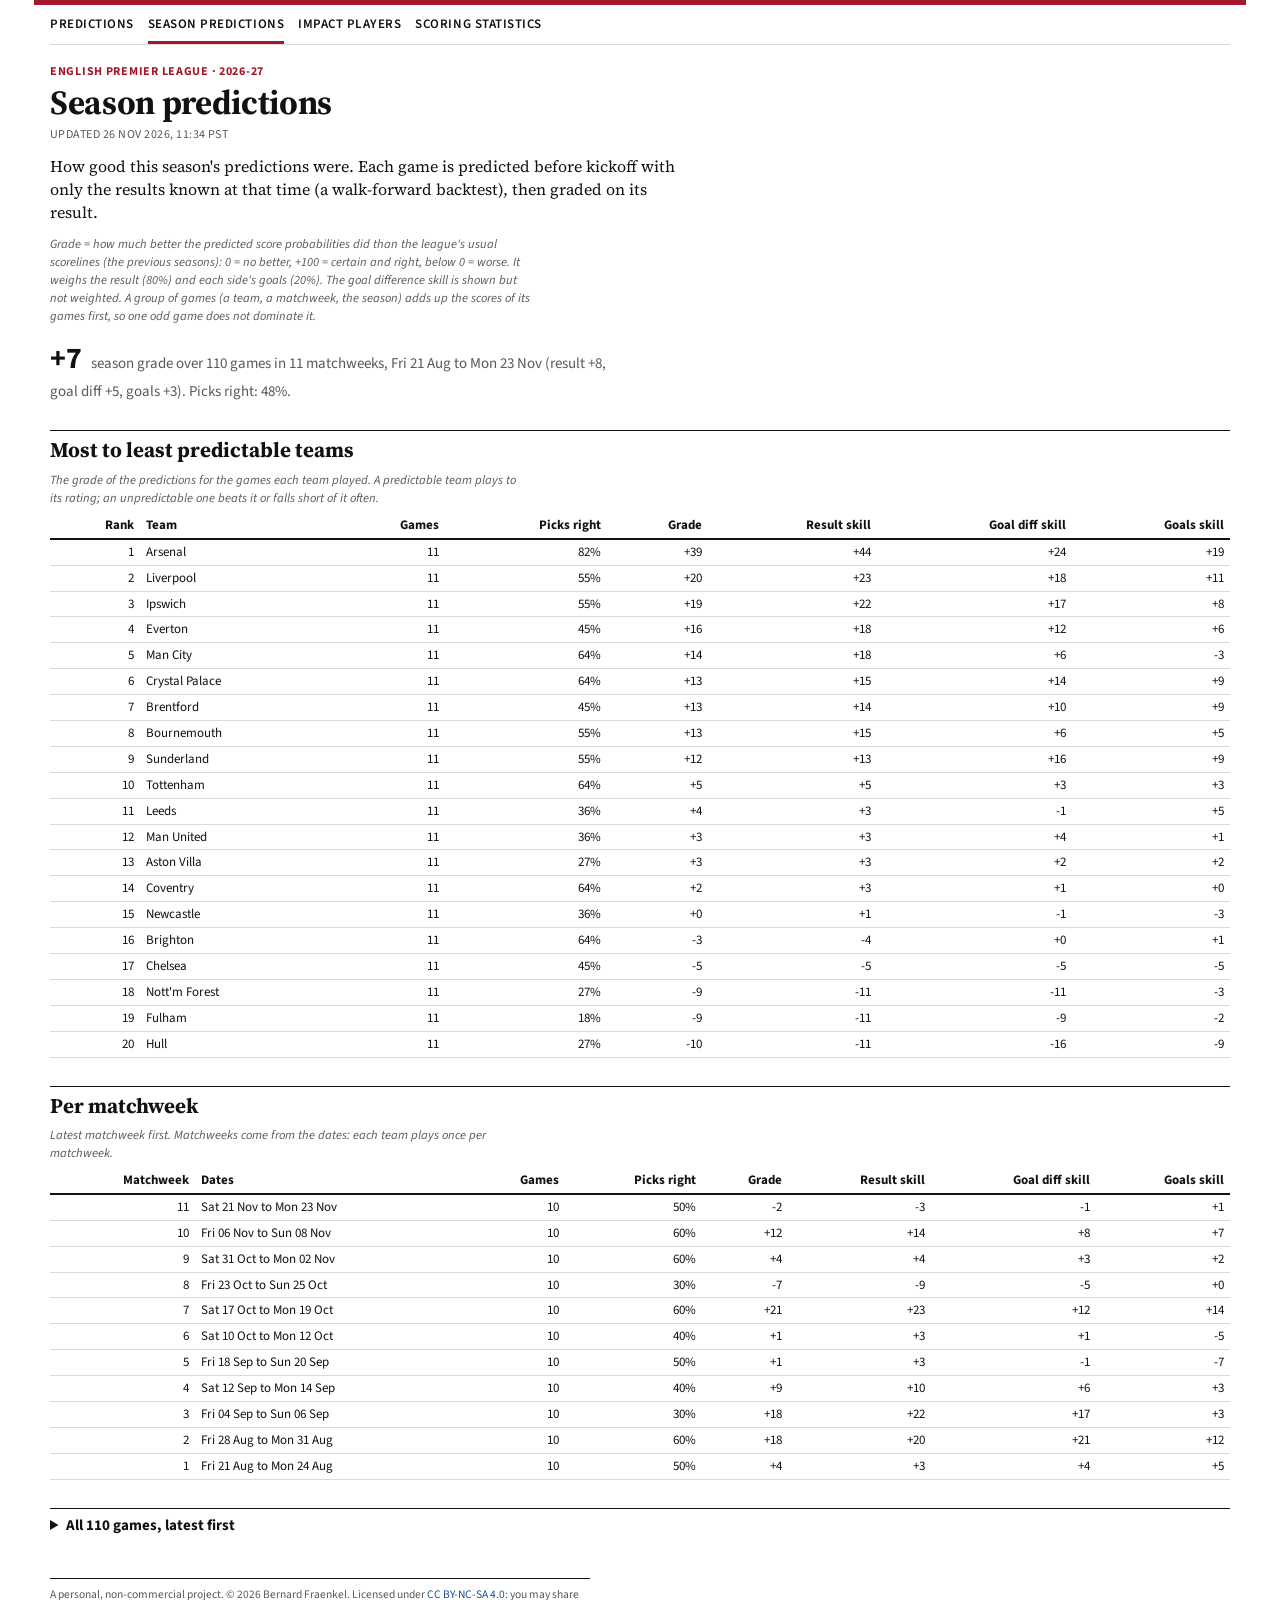
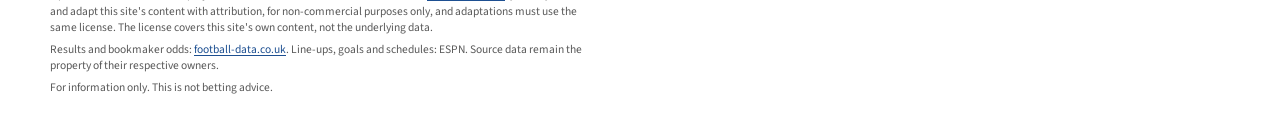
<file: site/season.html>
<!doctype html>
<!--
  Season predictions: how good this season's predictions were. Edit freely; website.py fills in these placeholders:
    league_name, season, updated, nav, season_summary, team_table, matchweek_table, game_count, game_table, footer
  Write a literal dollar sign as two dollar signs.
-->
<html lang="en">
<head>
  <meta charset="utf-8">
  <meta name="viewport" content="width=device-width, initial-scale=1">
  <link rel="preconnect" href="https://fonts.googleapis.com">
  <link rel="preconnect" href="https://fonts.gstatic.com" crossorigin>
  <link rel="stylesheet" href="https://fonts.googleapis.com/css2?family=Source+Sans+3:ital,wght@0,400;0,600;0,700;1,400&family=Source+Serif+4:ital,opsz,wght@0,8..60,400;0,8..60,600;0,8..60,700;1,8..60,400&display=swap">
  <link rel="stylesheet" href="style.css">
  <title>Season predictions | English Premier League</title>
</head>
<body>
  <nav><a href="index.html">Predictions</a><a href="season.html" aria-current="page">Season predictions</a><a href="players.html">Impact players</a><a href="scores.html">Scoring statistics</a></nav>
  <main>
    <p class="kicker">English Premier League · 2026-27</p>
    <h1>Season predictions</h1>
    <p class="updated">Updated 26 Nov 2026, 11:34 PST</p>
    <p>How good this season's predictions were. Each game is predicted before kickoff with only the results
      known at that time (a walk-forward backtest), then graded on its result.</p>
    <p class="hint">Grade = how much better the predicted score probabilities did than the league's usual scorelines
      (the previous seasons): 0 = no better, +100 = certain and right, below 0 = worse. It weighs the result (80%)
      and each side's goals (20%). The goal difference skill is shown but not weighted. A group of games (a team, a matchweek, the season) adds up
      the scores of its games first, so one odd game does not dominate it.</p>
    <p class="season-grade"><span class="grade-value">+7</span> season grade over 110 games in 11 matchweeks, Fri 21 Aug to Mon 23 Nov (result +8, goal diff +5, goals +3). Picks right: 48%.</p>

    <h2>Most to least predictable teams</h2>
    <p class="hint">The grade of the predictions for the games each team played. A predictable team plays to its
      rating; an unpredictable one beats it or falls short of it often.</p>
    <div class="table-wrap"><table><thead><tr><th class="num">Rank</th><th>Team</th><th class="num">Games</th><th class="num">Picks right</th><th class="num">Grade</th><th class="num">Result skill</th><th class="num">Goal diff skill</th><th class="num">Goals skill</th></tr></thead><tbody><tr><td class="num">1</td><td>Arsenal</td><td class="num">11</td><td class="num">82%</td><td class="num">+39</td><td class="num">+44</td><td class="num">+24</td><td class="num">+19</td></tr><tr><td class="num">2</td><td>Liverpool</td><td class="num">11</td><td class="num">55%</td><td class="num">+20</td><td class="num">+23</td><td class="num">+18</td><td class="num">+11</td></tr><tr><td class="num">3</td><td>Ipswich</td><td class="num">11</td><td class="num">55%</td><td class="num">+19</td><td class="num">+22</td><td class="num">+17</td><td class="num">+8</td></tr><tr><td class="num">4</td><td>Everton</td><td class="num">11</td><td class="num">45%</td><td class="num">+16</td><td class="num">+18</td><td class="num">+12</td><td class="num">+6</td></tr><tr><td class="num">5</td><td>Man City</td><td class="num">11</td><td class="num">64%</td><td class="num">+14</td><td class="num">+18</td><td class="num">+6</td><td class="num">-3</td></tr><tr><td class="num">6</td><td>Crystal Palace</td><td class="num">11</td><td class="num">64%</td><td class="num">+13</td><td class="num">+15</td><td class="num">+14</td><td class="num">+9</td></tr><tr><td class="num">7</td><td>Brentford</td><td class="num">11</td><td class="num">45%</td><td class="num">+13</td><td class="num">+14</td><td class="num">+10</td><td class="num">+9</td></tr><tr><td class="num">8</td><td>Bournemouth</td><td class="num">11</td><td class="num">55%</td><td class="num">+13</td><td class="num">+15</td><td class="num">+6</td><td class="num">+5</td></tr><tr><td class="num">9</td><td>Sunderland</td><td class="num">11</td><td class="num">55%</td><td class="num">+12</td><td class="num">+13</td><td class="num">+16</td><td class="num">+9</td></tr><tr><td class="num">10</td><td>Tottenham</td><td class="num">11</td><td class="num">64%</td><td class="num">+5</td><td class="num">+5</td><td class="num">+3</td><td class="num">+3</td></tr><tr><td class="num">11</td><td>Leeds</td><td class="num">11</td><td class="num">36%</td><td class="num">+4</td><td class="num">+3</td><td class="num">-1</td><td class="num">+5</td></tr><tr><td class="num">12</td><td>Man United</td><td class="num">11</td><td class="num">36%</td><td class="num">+3</td><td class="num">+3</td><td class="num">+4</td><td class="num">+1</td></tr><tr><td class="num">13</td><td>Aston Villa</td><td class="num">11</td><td class="num">27%</td><td class="num">+3</td><td class="num">+3</td><td class="num">+2</td><td class="num">+2</td></tr><tr><td class="num">14</td><td>Coventry</td><td class="num">11</td><td class="num">64%</td><td class="num">+2</td><td class="num">+3</td><td class="num">+1</td><td class="num">+0</td></tr><tr><td class="num">15</td><td>Newcastle</td><td class="num">11</td><td class="num">36%</td><td class="num">+0</td><td class="num">+1</td><td class="num">-1</td><td class="num">-3</td></tr><tr><td class="num">16</td><td>Brighton</td><td class="num">11</td><td class="num">64%</td><td class="num">-3</td><td class="num">-4</td><td class="num">+0</td><td class="num">+1</td></tr><tr><td class="num">17</td><td>Chelsea</td><td class="num">11</td><td class="num">45%</td><td class="num">-5</td><td class="num">-5</td><td class="num">-5</td><td class="num">-5</td></tr><tr><td class="num">18</td><td>Nott&#x27;m Forest</td><td class="num">11</td><td class="num">27%</td><td class="num">-9</td><td class="num">-11</td><td class="num">-11</td><td class="num">-3</td></tr><tr><td class="num">19</td><td>Fulham</td><td class="num">11</td><td class="num">18%</td><td class="num">-9</td><td class="num">-11</td><td class="num">-9</td><td class="num">-2</td></tr><tr><td class="num">20</td><td>Hull</td><td class="num">11</td><td class="num">27%</td><td class="num">-10</td><td class="num">-11</td><td class="num">-16</td><td class="num">-9</td></tr></tbody></table></div>

    <h2>Per matchweek</h2>
    <p class="hint">Latest matchweek first. Matchweeks come from the dates: each team plays once per matchweek.</p>
    <div class="table-wrap"><table><thead><tr><th class="num">Matchweek</th><th>Dates</th><th class="num">Games</th><th class="num">Picks right</th><th class="num">Grade</th><th class="num">Result skill</th><th class="num">Goal diff skill</th><th class="num">Goals skill</th></tr></thead><tbody><tr><td class="num">11</td><td>Sat 21 Nov to Mon 23 Nov</td><td class="num">10</td><td class="num">50%</td><td class="num">-2</td><td class="num">-3</td><td class="num">-1</td><td class="num">+1</td></tr><tr><td class="num">10</td><td>Fri 06 Nov to Sun 08 Nov</td><td class="num">10</td><td class="num">60%</td><td class="num">+12</td><td class="num">+14</td><td class="num">+8</td><td class="num">+7</td></tr><tr><td class="num">9</td><td>Sat 31 Oct to Mon 02 Nov</td><td class="num">10</td><td class="num">60%</td><td class="num">+4</td><td class="num">+4</td><td class="num">+3</td><td class="num">+2</td></tr><tr><td class="num">8</td><td>Fri 23 Oct to Sun 25 Oct</td><td class="num">10</td><td class="num">30%</td><td class="num">-7</td><td class="num">-9</td><td class="num">-5</td><td class="num">+0</td></tr><tr><td class="num">7</td><td>Sat 17 Oct to Mon 19 Oct</td><td class="num">10</td><td class="num">60%</td><td class="num">+21</td><td class="num">+23</td><td class="num">+12</td><td class="num">+14</td></tr><tr><td class="num">6</td><td>Sat 10 Oct to Mon 12 Oct</td><td class="num">10</td><td class="num">40%</td><td class="num">+1</td><td class="num">+3</td><td class="num">+1</td><td class="num">-5</td></tr><tr><td class="num">5</td><td>Fri 18 Sep to Sun 20 Sep</td><td class="num">10</td><td class="num">50%</td><td class="num">+1</td><td class="num">+3</td><td class="num">-1</td><td class="num">-7</td></tr><tr><td class="num">4</td><td>Sat 12 Sep to Mon 14 Sep</td><td class="num">10</td><td class="num">40%</td><td class="num">+9</td><td class="num">+10</td><td class="num">+6</td><td class="num">+3</td></tr><tr><td class="num">3</td><td>Fri 04 Sep to Sun 06 Sep</td><td class="num">10</td><td class="num">30%</td><td class="num">+18</td><td class="num">+22</td><td class="num">+17</td><td class="num">+3</td></tr><tr><td class="num">2</td><td>Fri 28 Aug to Mon 31 Aug</td><td class="num">10</td><td class="num">60%</td><td class="num">+18</td><td class="num">+20</td><td class="num">+21</td><td class="num">+12</td></tr><tr><td class="num">1</td><td>Fri 21 Aug to Mon 24 Aug</td><td class="num">10</td><td class="num">50%</td><td class="num">+4</td><td class="num">+3</td><td class="num">+4</td><td class="num">+5</td></tr></tbody></table></div>

    <details class="all-games">
      <summary>All 110 games, latest first</summary>
      <div class="table-wrap"><table><thead><tr><th class="num">Matchweek</th><th>Date</th><th>Home</th><th>Away</th><th class="pick">Pick</th><th class="num">Confidence</th><th>Predicted score</th><th>Actual score</th><th>Result</th><th class="mark">Pick right</th><th class="num">Grade</th><th class="num">Result skill</th><th class="num">Goal diff skill</th><th class="num">Goals skill</th></tr></thead><tbody><tr class="hit"><td class="num">11</td><td>Mon 23 Nov</td><td>Brentford</td><td>Everton</td><td class="pick">Brentford</td><td class="num">47%</td><td>1-1</td><td>4-0</td><td>Brentford</td><td class="mark">✓</td><td class="num">+20</td><td class="num">+24</td><td class="num">+6</td><td class="num">+7</td></tr><tr class="hit"><td class="num">11</td><td>Sun 22 Nov</td><td>Liverpool</td><td>Man United</td><td class="pick">Liverpool</td><td class="num">53%</td><td>1-1</td><td>4-0</td><td>Liverpool</td><td class="mark">✓</td><td class="num">+35</td><td class="num">+39</td><td class="num">+18</td><td class="num">+20</td></tr><tr class="miss"><td class="num">11</td><td>Sun 22 Nov</td><td>Hull</td><td>Brighton</td><td class="pick">Brighton</td><td class="num">49%</td><td>1-1</td><td>2-0</td><td>Hull</td><td class="mark">✗</td><td class="num">-77</td><td class="num">-86</td><td class="num">-61</td><td class="num">-41</td></tr><tr class="hit"><td class="num">11</td><td>Sat 21 Nov</td><td>Tottenham</td><td>Ipswich</td><td class="pick">Tottenham</td><td class="num">51%</td><td>1-1</td><td>2-0</td><td>Tottenham</td><td class="mark">✓</td><td class="num">+27</td><td class="num">+30</td><td class="num">+22</td><td class="num">+13</td></tr><tr class="miss"><td class="num">11</td><td>Sat 21 Nov</td><td>Newcastle</td><td>Arsenal</td><td class="pick">Arsenal</td><td class="num">55%</td><td>0-1</td><td>2-2</td><td>Draw</td><td class="mark">✗</td><td class="num">-25</td><td class="num">-22</td><td class="num">-25</td><td class="num">-36</td></tr><tr class="miss"><td class="num">11</td><td>Sat 21 Nov</td><td>Man City</td><td>Fulham</td><td class="pick">Man City</td><td class="num">63%</td><td>2-0</td><td>1-1</td><td>Draw</td><td class="mark">✗</td><td class="num">-45</td><td class="num">-49</td><td class="num">-67</td><td class="num">-28</td></tr><tr class="hit"><td class="num">11</td><td>Sat 21 Nov</td><td>Coventry</td><td>Crystal Palace</td><td class="pick">Coventry</td><td class="num">48%</td><td>1-1</td><td>3-2</td><td>Coventry</td><td class="mark">✓</td><td class="num">+21</td><td class="num">+24</td><td class="num">+18</td><td class="num">+5</td></tr><tr class="miss"><td class="num">11</td><td>Sat 21 Nov</td><td>Chelsea</td><td>Leeds</td><td class="pick">Chelsea</td><td class="num">45%</td><td>1-1</td><td>1-4</td><td>Leeds</td><td class="mark">✗</td><td class="num">-13</td><td class="num">-15</td><td class="num">-9</td><td class="num">-7</td></tr><tr class="hit"><td class="num">11</td><td>Sat 21 Nov</td><td>Bournemouth</td><td>Nott&#x27;m Forest</td><td class="pick">Bournemouth</td><td class="num">47%</td><td>1-1</td><td>2-0</td><td>Bournemouth</td><td class="mark">✓</td><td class="num">+21</td><td class="num">+22</td><td class="num">+14</td><td class="num">+17</td></tr><tr class="miss"><td class="num">11</td><td>Sat 21 Nov</td><td>Aston Villa</td><td>Sunderland</td><td class="pick">Aston Villa</td><td class="num">54%</td><td>1-1</td><td>0-0</td><td>Draw</td><td class="mark">✗</td><td class="num">-14</td><td class="num">-19</td><td class="num">-23</td><td class="num">+9</td></tr><tr class="miss"><td class="num">10</td><td>Sun 08 Nov</td><td>Sunderland</td><td>Chelsea</td><td class="pick">Chelsea</td><td class="num">45%</td><td>1-1</td><td>1-0</td><td>Sunderland</td><td class="mark">✗</td><td class="num">-51</td><td class="num">-62</td><td class="num">-51</td><td class="num">-7</td></tr><tr class="miss"><td class="num">10</td><td>Sun 08 Nov</td><td>Man United</td><td>Aston Villa</td><td class="pick">Man United</td><td class="num">43%</td><td>1-1</td><td>4-4</td><td>Draw</td><td class="mark">✗</td><td class="num">-1</td><td class="num">-1</td><td class="num">+0</td><td class="num">+2</td></tr><tr class="hit"><td class="num">10</td><td>Sun 08 Nov</td><td>Ipswich</td><td>Bournemouth</td><td class="pick">Bournemouth</td><td class="num">48%</td><td>1-1</td><td>1-2</td><td>Bournemouth</td><td class="mark">✓</td><td class="num">+40</td><td class="num">+44</td><td class="num">+35</td><td class="num">+26</td></tr><tr class="hit"><td class="num">10</td><td>Sun 08 Nov</td><td>Crystal Palace</td><td>Liverpool</td><td class="pick">Liverpool</td><td class="num">52%</td><td>1-1</td><td>1-3</td><td>Liverpool</td><td class="mark">✓</td><td class="num">+50</td><td class="num">+54</td><td class="num">+42</td><td class="num">+32</td></tr><tr class="hit"><td class="num">10</td><td>Sun 08 Nov</td><td>Brighton</td><td>Brentford</td><td class="pick">Brighton</td><td class="num">52%</td><td>1-1</td><td>2-0</td><td>Brighton</td><td class="mark">✓</td><td class="num">+31</td><td class="num">+35</td><td class="num">+24</td><td class="num">+16</td></tr><tr class="miss"><td class="num">10</td><td>Sat 07 Nov</td><td>Nott&#x27;m Forest</td><td>Man City</td><td class="pick">Man City</td><td class="num">51%</td><td>1-1</td><td>3-1</td><td>Nott&#x27;m Forest</td><td class="mark">✗</td><td class="num">-83</td><td class="num">-91</td><td class="num">-63</td><td class="num">-51</td></tr><tr class="hit"><td class="num">10</td><td>Sat 07 Nov</td><td>Leeds</td><td>Tottenham</td><td class="pick">Leeds</td><td class="num">46%</td><td>1-1</td><td>1-0</td><td>Leeds</td><td class="mark">✓</td><td class="num">+22</td><td class="num">+21</td><td class="num">+20</td><td class="num">+28</td></tr><tr class="miss"><td class="num">10</td><td>Sat 07 Nov</td><td>Fulham</td><td>Newcastle</td><td class="pick">Fulham</td><td class="num">40%</td><td>1-1</td><td>1-1</td><td>Draw</td><td class="mark">✗</td><td class="num">+7</td><td class="num">+6</td><td class="num">+11</td><td class="num">+13</td></tr><tr class="hit"><td class="num">10</td><td>Sat 07 Nov</td><td>Arsenal</td><td>Hull</td><td class="pick">Arsenal</td><td class="num">68%</td><td>1-0</td><td>1-0</td><td>Arsenal</td><td class="mark">✓</td><td class="num">+68</td><td class="num">+75</td><td class="num">+36</td><td class="num">+39</td></tr><tr class="hit"><td class="num">10</td><td>Fri 06 Nov</td><td>Everton</td><td>Coventry</td><td class="pick">Everton</td><td class="num">45%</td><td>1-1</td><td>3-1</td><td>Everton</td><td class="mark">✓</td><td class="num">+12</td><td class="num">+17</td><td class="num">+9</td><td class="num">-6</td></tr><tr class="miss"><td class="num">9</td><td>Mon 02 Nov</td><td>Newcastle</td><td>Everton</td><td class="pick">Newcastle</td><td class="num">44%</td><td>1-1</td><td>0-1</td><td>Everton</td><td class="mark">✗</td><td class="num">-9</td><td class="num">-12</td><td class="num">-9</td><td class="num">+3</td></tr><tr class="hit"><td class="num">9</td><td>Sun 01 Nov</td><td>Liverpool</td><td>Arsenal</td><td class="pick">Arsenal</td><td class="num">44%</td><td>1-1</td><td>0-1</td><td>Arsenal</td><td class="mark">✓</td><td class="num">+36</td><td class="num">+39</td><td class="num">+37</td><td class="num">+27</td></tr><tr class="hit"><td class="num">9</td><td>Sat 31 Oct</td><td>Tottenham</td><td>Crystal Palace</td><td class="pick">Tottenham</td><td class="num">46%</td><td>1-1</td><td>2-0</td><td>Tottenham</td><td class="mark">✓</td><td class="num">+18</td><td class="num">+19</td><td class="num">+12</td><td class="num">+14</td></tr><tr class="miss"><td class="num">9</td><td>Sat 31 Oct</td><td>Man City</td><td>Brighton</td><td class="pick">Man City</td><td class="num">51%</td><td>1-1</td><td>0-1</td><td>Brighton</td><td class="mark">✗</td><td class="num">-31</td><td class="num">-33</td><td class="num">-34</td><td class="num">-26</td></tr><tr class="miss"><td class="num">9</td><td>Sat 31 Oct</td><td>Hull</td><td>Ipswich</td><td class="pick">Hull</td><td class="num">47%</td><td>1-1</td><td>2-2</td><td>Draw</td><td class="mark">✗</td><td class="num">-5</td><td class="num">-3</td><td class="num">-2</td><td class="num">-13</td></tr><tr class="hit"><td class="num">9</td><td>Sat 31 Oct</td><td>Coventry</td><td>Sunderland</td><td class="pick">Coventry</td><td class="num">41%</td><td>1-1</td><td>3-1</td><td>Coventry</td><td class="mark">✓</td><td class="num">-2</td><td class="num">+1</td><td class="num">-3</td><td class="num">-17</td></tr><tr class="hit"><td class="num">9</td><td>Sat 31 Oct</td><td>Chelsea</td><td>Man United</td><td class="pick">Chelsea</td><td class="num">44%</td><td>1-1</td><td>2-0</td><td>Chelsea</td><td class="mark">✓</td><td class="num">+6</td><td class="num">+8</td><td class="num">+6</td><td class="num">-5</td></tr><tr class="hit"><td class="num">9</td><td>Sat 31 Oct</td><td>Brentford</td><td>Nott&#x27;m Forest</td><td class="pick">Brentford</td><td class="num">47%</td><td>1-1</td><td>2-0</td><td>Brentford</td><td class="mark">✓</td><td class="num">+21</td><td class="num">+22</td><td class="num">+13</td><td class="num">+17</td></tr><tr class="hit"><td class="num">9</td><td>Sat 31 Oct</td><td>Bournemouth</td><td>Leeds</td><td class="pick">Bournemouth</td><td class="num">42%</td><td>1-1</td><td>2-0</td><td>Bournemouth</td><td class="mark">✓</td><td class="num">+6</td><td class="num">+5</td><td class="num">+1</td><td class="num">+9</td></tr><tr class="miss"><td class="num">9</td><td>Sat 31 Oct</td><td>Aston Villa</td><td>Fulham</td><td class="pick">Aston Villa</td><td class="num">47%</td><td>1-1</td><td>1-1</td><td>Draw</td><td class="mark">✗</td><td class="num">+1</td><td class="num">-1</td><td class="num">+1</td><td class="num">+9</td></tr><tr class="miss"><td class="num">8</td><td>Sun 25 Oct</td><td>Sunderland</td><td>Leeds</td><td class="pick">Leeds</td><td class="num">40%</td><td>1-1</td><td>0-0</td><td>Draw</td><td class="mark">✗</td><td class="num">+15</td><td class="num">+12</td><td class="num">+19</td><td class="num">+27</td></tr><tr class="miss"><td class="num">8</td><td>Sun 25 Oct</td><td>Man United</td><td>Bournemouth</td><td class="pick">Man United</td><td class="num">48%</td><td>1-1</td><td>0-3</td><td>Bournemouth</td><td class="mark">✗</td><td class="num">-18</td><td class="num">-20</td><td class="num">-11</td><td class="num">-10</td></tr><tr class="hit"><td class="num">8</td><td>Sun 25 Oct</td><td>Liverpool</td><td>Brighton</td><td class="pick">Liverpool</td><td class="num">38%</td><td>1-1</td><td>2-0</td><td>Liverpool</td><td class="mark">✓</td><td class="num">-16</td><td class="num">-17</td><td class="num">-12</td><td class="num">-13</td></tr><tr class="miss"><td class="num">8</td><td>Sun 25 Oct</td><td>Hull</td><td>Brentford</td><td class="pick">Brentford</td><td class="num">41%</td><td>1-1</td><td>1-1</td><td>Draw</td><td class="mark">✗</td><td class="num">+9</td><td class="num">+7</td><td class="num">+12</td><td class="num">+15</td></tr><tr class="hit"><td class="num">8</td><td>Sun 25 Oct</td><td>Crystal Palace</td><td>Newcastle</td><td class="pick">Newcastle</td><td class="num">38%</td><td>1-1</td><td>0-2</td><td>Newcastle</td><td class="mark">✓</td><td class="num">+18</td><td class="num">+20</td><td class="num">+16</td><td class="num">+9</td></tr><tr class="miss"><td class="num">8</td><td>Sat 24 Oct</td><td>Coventry</td><td>Fulham</td><td class="pick">Coventry</td><td class="num">39%</td><td>1-1</td><td>0-1</td><td>Fulham</td><td class="mark">✗</td><td class="num">+5</td><td class="num">+3</td><td class="num">+6</td><td class="num">+11</td></tr><tr class="miss"><td class="num">8</td><td>Sat 24 Oct</td><td>Chelsea</td><td>Tottenham</td><td class="pick">Chelsea</td><td class="num">58%</td><td>1-1</td><td>0-2</td><td>Tottenham</td><td class="mark">✗</td><td class="num">-52</td><td class="num">-55</td><td class="num">-41</td><td class="num">-41</td></tr><tr class="miss"><td class="num">8</td><td>Sat 24 Oct</td><td>Aston Villa</td><td>Man City</td><td class="pick">Man City</td><td class="num">50%</td><td>1-1</td><td>2-1</td><td>Aston Villa</td><td class="mark">✗</td><td class="num">-80</td><td class="num">-87</td><td class="num">-77</td><td class="num">-54</td></tr><tr class="hit"><td class="num">8</td><td>Sat 24 Oct</td><td>Arsenal</td><td>Everton</td><td class="pick">Arsenal</td><td class="num">62%</td><td>1-0</td><td>2-0</td><td>Arsenal</td><td class="mark">✓</td><td class="num">+61</td><td class="num">+65</td><td class="num">+45</td><td class="num">+48</td></tr><tr class="miss"><td class="num">8</td><td>Fri 23 Oct</td><td>Ipswich</td><td>Nott&#x27;m Forest</td><td class="pick">Nott&#x27;m Forest</td><td class="num">41%</td><td>1-1</td><td>1-1</td><td>Draw</td><td class="mark">✗</td><td class="num">+2</td><td class="num">+2</td><td class="num">+5</td><td class="num">+2</td></tr><tr class="hit"><td class="num">7</td><td>Mon 19 Oct</td><td>Tottenham</td><td>Coventry</td><td class="pick">Tottenham</td><td class="num">37%</td><td>1-1</td><td>3-1</td><td>Tottenham</td><td class="mark">✓</td><td class="num">-18</td><td class="num">-19</td><td class="num">-15</td><td class="num">-16</td></tr><tr class="hit"><td class="num">7</td><td>Sun 18 Oct</td><td>Nott&#x27;m Forest</td><td>Arsenal</td><td class="pick">Arsenal</td><td class="num">51%</td><td>0-1</td><td>0-1</td><td>Arsenal</td><td class="mark">✓</td><td class="num">+53</td><td class="num">+56</td><td class="num">+49</td><td class="num">+41</td></tr><tr class="miss"><td class="num">7</td><td>Sun 18 Oct</td><td>Leeds</td><td>Man United</td><td class="pick">Leeds</td><td class="num">39%</td><td>1-1</td><td>1-1</td><td>Draw</td><td class="mark">✗</td><td class="num">+6</td><td class="num">+6</td><td class="num">+10</td><td class="num">+9</td></tr><tr class="hit"><td class="num">7</td><td>Sun 18 Oct</td><td>Brighton</td><td>Crystal Palace</td><td class="pick">Brighton</td><td class="num">61%</td><td>1-1</td><td>5-0</td><td>Brighton</td><td class="mark">✓</td><td class="num">+52</td><td class="num">+59</td><td class="num">+21</td><td class="num">+23</td></tr><tr class="hit"><td class="num">7</td><td>Sun 18 Oct</td><td>Bournemouth</td><td>Sunderland</td><td class="pick">Bournemouth</td><td class="num">49%</td><td>1-1</td><td>2-0</td><td>Bournemouth</td><td class="mark">✓</td><td class="num">+27</td><td class="num">+28</td><td class="num">+18</td><td class="num">+20</td></tr><tr class="miss"><td class="num">7</td><td>Sat 17 Oct</td><td>Newcastle</td><td>Aston Villa</td><td class="pick">Newcastle</td><td class="num">42%</td><td>1-1</td><td>0-1</td><td>Aston Villa</td><td class="mark">✗</td><td class="num">-3</td><td class="num">+0</td><td class="num">+0</td><td class="num">-16</td></tr><tr class="hit"><td class="num">7</td><td>Sat 17 Oct</td><td>Man City</td><td>Ipswich</td><td class="pick">Man City</td><td class="num">79%</td><td>2-0</td><td>3-2</td><td>Man City</td><td class="mark">✓</td><td class="num">+74</td><td class="num">+89</td><td class="num">-18</td><td class="num">+16</td></tr><tr class="hit"><td class="num">7</td><td>Sat 17 Oct</td><td>Fulham</td><td>Hull</td><td class="pick">Fulham</td><td class="num">39%</td><td>1-1</td><td>1-0</td><td>Fulham</td><td class="mark">✓</td><td class="num">+4</td><td class="num">-2</td><td class="num">+5</td><td class="num">+28</td></tr><tr class="miss"><td class="num">7</td><td>Sat 17 Oct</td><td>Everton</td><td>Chelsea</td><td class="pick">Everton</td><td class="num">38%</td><td>1-1</td><td>0-2</td><td>Chelsea</td><td class="mark">✗</td><td class="num">+9</td><td class="num">+9</td><td class="num">+7</td><td class="num">+6</td></tr><tr class="miss"><td class="num">7</td><td>Sat 17 Oct</td><td>Brentford</td><td>Liverpool</td><td class="pick">Brentford</td><td class="num">41%</td><td>1-1</td><td>1-2</td><td>Liverpool</td><td class="mark">✗</td><td class="num">+3</td><td class="num">+2</td><td class="num">+3</td><td class="num">+4</td></tr><tr class="miss"><td class="num">6</td><td>Mon 12 Oct</td><td>Coventry</td><td>Newcastle</td><td class="pick">Newcastle</td><td class="num">41%</td><td>1-1</td><td>4-1</td><td>Coventry</td><td class="mark">✗</td><td class="num">-38</td><td class="num">-44</td><td class="num">-23</td><td class="num">-16</td></tr><tr class="hit"><td class="num">6</td><td>Sun 11 Oct</td><td>Liverpool</td><td>Man City</td><td class="pick">Man City</td><td class="num">42%</td><td>1-1</td><td>0-3</td><td>Man City</td><td class="mark">✓</td><td class="num">+29</td><td class="num">+31</td><td class="num">+17</td><td class="num">+19</td></tr><tr class="miss"><td class="num">6</td><td>Sun 11 Oct</td><td>Hull</td><td>Everton</td><td class="pick">Hull</td><td class="num">34%</td><td>1-1</td><td>2-2</td><td>Draw</td><td class="mark">✗</td><td class="num">+5</td><td class="num">+20</td><td class="num">+28</td><td class="num">-55</td></tr><tr class="miss"><td class="num">6</td><td>Sun 11 Oct</td><td>Crystal Palace</td><td>Nott&#x27;m Forest</td><td class="pick">Nott&#x27;m Forest</td><td class="num">38%</td><td>1-1</td><td>3-1</td><td>Crystal Palace</td><td class="mark">✗</td><td class="num">-37</td><td class="num">-38</td><td class="num">-29</td><td class="num">-32</td></tr><tr class="hit"><td class="num">6</td><td>Sat 10 Oct</td><td>Sunderland</td><td>Brighton</td><td class="pick">Brighton</td><td class="num">46%</td><td>1-1</td><td>0-2</td><td>Brighton</td><td class="mark">✓</td><td class="num">+41</td><td class="num">+44</td><td class="num">+33</td><td class="num">+28</td></tr><tr class="miss"><td class="num">6</td><td>Sat 10 Oct</td><td>Man United</td><td>Tottenham</td><td class="pick">Man United</td><td class="num">59%</td><td>1-1</td><td>1-1</td><td>Draw</td><td class="mark">✗</td><td class="num">-34</td><td class="num">-35</td><td class="num">-51</td><td class="num">-31</td></tr><tr class="miss"><td class="num">6</td><td>Sat 10 Oct</td><td>Ipswich</td><td>Fulham</td><td class="pick">Fulham</td><td class="num">41%</td><td>1-1</td><td>2-1</td><td>Ipswich</td><td class="mark">✗</td><td class="num">-39</td><td class="num">-42</td><td class="num">-33</td><td class="num">-25</td></tr><tr class="hit"><td class="num">6</td><td>Sat 10 Oct</td><td>Chelsea</td><td>Bournemouth</td><td class="pick">Chelsea</td><td class="num">41%</td><td>1-1</td><td>5-1</td><td>Chelsea</td><td class="mark">✓</td><td class="num">-1</td><td class="num">-2</td><td class="num">+0</td><td class="num">+3</td></tr><tr class="miss"><td class="num">6</td><td>Sat 10 Oct</td><td>Aston Villa</td><td>Brentford</td><td class="pick">Aston Villa</td><td class="num">37%</td><td>1-1</td><td>2-2</td><td>Draw</td><td class="mark">✗</td><td class="num">+4</td><td class="num">+5</td><td class="num">+8</td><td class="num">+0</td></tr><tr class="hit"><td class="num">6</td><td>Sat 10 Oct</td><td>Arsenal</td><td>Leeds</td><td class="pick">Arsenal</td><td class="num">58%</td><td>1-0</td><td>2-1</td><td>Arsenal</td><td class="mark">✓</td><td class="num">+44</td><td class="num">+56</td><td class="num">+38</td><td class="num">+0</td></tr><tr class="hit"><td class="num">5</td><td>Sun 20 Sep</td><td>Man City</td><td>Sunderland</td><td class="pick">Man City</td><td class="num">65%</td><td>2-0</td><td>5-3</td><td>Man City</td><td class="mark">✓</td><td class="num">+54</td><td class="num">+69</td><td class="num">+50</td><td class="num">-7</td></tr><tr class="miss"><td class="num">5</td><td>Sun 20 Sep</td><td>Leeds</td><td>Crystal Palace</td><td class="pick">Leeds</td><td class="num">53%</td><td>1-1</td><td>0-0</td><td>Draw</td><td class="mark">✗</td><td class="num">-12</td><td class="num">-16</td><td class="num">-21</td><td class="num">+6</td></tr><tr class="miss"><td class="num">5</td><td>Sun 20 Sep</td><td>Fulham</td><td>Man United</td><td class="pick">Man United</td><td class="num">41%</td><td>1-1</td><td>1-1</td><td>Draw</td><td class="mark">✗</td><td class="num">+5</td><td class="num">+4</td><td class="num">+7</td><td class="num">+5</td></tr><tr class="miss"><td class="num">5</td><td>Sun 20 Sep</td><td>Bournemouth</td><td>Liverpool</td><td class="pick">Bournemouth</td><td class="num">38%</td><td>1-1</td><td>0-1</td><td>Liverpool</td><td class="mark">✗</td><td class="num">+9</td><td class="num">+13</td><td class="num">+12</td><td class="num">-9</td></tr><tr class="hit"><td class="num">5</td><td>Sat 19 Sep</td><td>Tottenham</td><td>Aston Villa</td><td class="pick">Aston Villa</td><td class="num">39%</td><td>1-1</td><td>2-3</td><td>Aston Villa</td><td class="mark">✓</td><td class="num">+20</td><td class="num">+25</td><td class="num">+26</td><td class="num">-4</td></tr><tr class="miss"><td class="num">5</td><td>Sat 19 Sep</td><td>Nott&#x27;m Forest</td><td>Coventry</td><td class="pick">Nott&#x27;m Forest</td><td class="num">55%</td><td>1-1</td><td>0-1</td><td>Coventry</td><td class="mark">✗</td><td class="num">-45</td><td class="num">-53</td><td class="num">-52</td><td class="num">-13</td></tr><tr class="hit"><td class="num">5</td><td>Sat 19 Sep</td><td>Newcastle</td><td>Hull</td><td class="pick">Newcastle</td><td class="num">46%</td><td>1-1</td><td>2-1</td><td>Newcastle</td><td class="mark">✓</td><td class="num">+17</td><td class="num">+21</td><td class="num">+19</td><td class="num">+2</td></tr><tr class="hit"><td class="num">5</td><td>Sat 19 Sep</td><td>Everton</td><td>Ipswich</td><td class="pick">Everton</td><td class="num">55%</td><td>1-1</td><td>1-0</td><td>Everton</td><td class="mark">✓</td><td class="num">+39</td><td class="num">+47</td><td class="num">+29</td><td class="num">+11</td></tr><tr class="miss"><td class="num">5</td><td>Sat 19 Sep</td><td>Brighton</td><td>Arsenal</td><td class="pick">Arsenal</td><td class="num">48%</td><td>1-1</td><td>3-0</td><td>Brighton</td><td class="mark">✗</td><td class="num">-76</td><td class="num">-85</td><td class="num">-41</td><td class="num">-41</td></tr><tr class="hit"><td class="num">5</td><td>Fri 18 Sep</td><td>Brentford</td><td>Chelsea</td><td class="pick">Brentford</td><td class="num">43%</td><td>1-1</td><td>3-0</td><td>Brentford</td><td class="mark">✓</td><td class="num">+5</td><td class="num">+5</td><td class="num">+3</td><td class="num">+3</td></tr><tr class="hit"><td class="num">4</td><td>Mon 14 Sep</td><td>Leeds</td><td>Newcastle</td><td class="pick">Leeds</td><td class="num">38%</td><td>1-1</td><td>4-1</td><td>Leeds</td><td class="mark">✓</td><td class="num">-9</td><td class="num">-10</td><td class="num">-7</td><td class="num">-7</td></tr><tr class="hit"><td class="num">4</td><td>Sun 13 Sep</td><td>Man United</td><td>Man City</td><td class="pick">Man City</td><td class="num">46%</td><td>1-1</td><td>0-1</td><td>Man City</td><td class="mark">✓</td><td class="num">+33</td><td class="num">+41</td><td class="num">+35</td><td class="num">-1</td></tr><tr class="hit"><td class="num">4</td><td>Sun 13 Sep</td><td>Coventry</td><td>Brighton</td><td class="pick">Brighton</td><td class="num">38%</td><td>1-1</td><td>0-5</td><td>Brighton</td><td class="mark">✓</td><td class="num">+18</td><td class="num">+21</td><td class="num">+5</td><td class="num">+6</td></tr><tr class="miss"><td class="num">4</td><td>Sat 12 Sep</td><td>Tottenham</td><td>Everton</td><td class="pick">Everton</td><td class="num">38%</td><td>1-1</td><td>0-0</td><td>Draw</td><td class="mark">✗</td><td class="num">+13</td><td class="num">+11</td><td class="num">+17</td><td class="num">+18</td></tr><tr class="hit"><td class="num">4</td><td>Sat 12 Sep</td><td>Sunderland</td><td>Arsenal</td><td class="pick">Arsenal</td><td class="num">55%</td><td>0-1</td><td>0-2</td><td>Arsenal</td><td class="mark">✓</td><td class="num">+61</td><td class="num">+64</td><td class="num">+48</td><td class="num">+49</td></tr><tr class="miss"><td class="num">4</td><td>Sat 12 Sep</td><td>Liverpool</td><td>Fulham</td><td class="pick">Liverpool</td><td class="num">57%</td><td>1-1</td><td>0-0</td><td>Draw</td><td class="mark">✗</td><td class="num">-28</td><td class="num">-31</td><td class="num">-46</td><td class="num">-14</td></tr><tr class="miss"><td class="num">4</td><td>Sat 12 Sep</td><td>Crystal Palace</td><td>Ipswich</td><td class="pick">Crystal Palace</td><td class="num">51%</td><td>1-1</td><td>2-3</td><td>Ipswich</td><td class="mark">✗</td><td class="num">-28</td><td class="num">-34</td><td class="num">-33</td><td class="num">-6</td></tr><tr class="miss"><td class="num">4</td><td>Sat 12 Sep</td><td>Chelsea</td><td>Hull</td><td class="pick">Chelsea</td><td class="num">48%</td><td>1-1</td><td>2-2</td><td>Draw</td><td class="mark">✗</td><td class="num">-8</td><td class="num">-3</td><td class="num">-1</td><td class="num">-29</td></tr><tr class="miss"><td class="num">4</td><td>Sat 12 Sep</td><td>Bournemouth</td><td>Brentford</td><td class="pick">Bournemouth</td><td class="num">42%</td><td>1-1</td><td>2-2</td><td>Draw</td><td class="mark">✗</td><td class="num">+2</td><td class="num">+3</td><td class="num">+4</td><td class="num">-3</td></tr><tr class="miss"><td class="num">4</td><td>Sat 12 Sep</td><td>Aston Villa</td><td>Nott&#x27;m Forest</td><td class="pick">Aston Villa</td><td class="num">40%</td><td>1-1</td><td>1-2</td><td>Nott&#x27;m Forest</td><td class="mark">✗</td><td class="num">-3</td><td class="num">-2</td><td class="num">+1</td><td class="num">-5</td></tr><tr class="miss"><td class="num">3</td><td>Sun 06 Sep</td><td>Everton</td><td>Man United</td><td class="pick">Man United</td><td class="num">36%</td><td>1-1</td><td>2-2</td><td>Draw</td><td class="mark">✗</td><td class="num">+5</td><td class="num">+8</td><td class="num">+12</td><td class="num">-8</td></tr><tr class="hit"><td class="num">3</td><td>Sun 06 Sep</td><td>Arsenal</td><td>Chelsea</td><td class="pick">Arsenal</td><td class="num">64%</td><td>2-0</td><td>2-1</td><td>Arsenal</td><td class="mark">✓</td><td class="num">+55</td><td class="num">+66</td><td class="num">+32</td><td class="num">+12</td></tr><tr class="miss"><td class="num">3</td><td>Sat 05 Sep</td><td>Nott&#x27;m Forest</td><td>Tottenham</td><td class="pick">Nott&#x27;m Forest</td><td class="num">53%</td><td>1-1</td><td>0-0</td><td>Draw</td><td class="mark">✗</td><td class="num">-14</td><td class="num">-18</td><td class="num">-23</td><td class="num">+3</td></tr><tr class="miss"><td class="num">3</td><td>Sat 05 Sep</td><td>Newcastle</td><td>Bournemouth</td><td class="pick">Newcastle</td><td class="num">42%</td><td>1-1</td><td>2-2</td><td>Draw</td><td class="mark">✗</td><td class="num">+1</td><td class="num">+1</td><td class="num">+3</td><td class="num">+0</td></tr><tr class="hit"><td class="num">3</td><td>Sat 05 Sep</td><td>Man City</td><td>Coventry</td><td class="pick">Man City</td><td class="num">67%</td><td>2-0</td><td>1-0</td><td>Man City</td><td class="mark">✓</td><td class="num">+58</td><td class="num">+72</td><td class="num">+26</td><td class="num">+3</td></tr><tr class="miss"><td class="num">3</td><td>Sat 05 Sep</td><td>Hull</td><td>Aston Villa</td><td class="pick">Hull</td><td class="num">36%</td><td>1-1</td><td>0-0</td><td>Draw</td><td class="mark">✗</td><td class="num">+12</td><td class="num">+11</td><td class="num">+17</td><td class="num">+18</td></tr><tr class="miss"><td class="num">3</td><td>Sat 05 Sep</td><td>Fulham</td><td>Crystal Palace</td><td class="pick">Fulham</td><td class="num">46%</td><td>1-1</td><td>2-3</td><td>Crystal Palace</td><td class="mark">✗</td><td class="num">-21</td><td class="num">-21</td><td class="num">-17</td><td class="num">-21</td></tr><tr class="miss"><td class="num">3</td><td>Sat 05 Sep</td><td>Brighton</td><td>Leeds</td><td class="pick">Brighton</td><td class="num">47%</td><td>1-1</td><td>1-1</td><td>Draw</td><td class="mark">✗</td><td class="num">-2</td><td class="num">-3</td><td class="num">-3</td><td class="num">+2</td></tr><tr class="miss"><td class="num">3</td><td>Sat 05 Sep</td><td>Brentford</td><td>Sunderland</td><td class="pick">Brentford</td><td class="num">50%</td><td>1-1</td><td>1-1</td><td>Draw</td><td class="mark">✗</td><td class="num">-4</td><td class="num">-7</td><td class="num">-6</td><td class="num">+7</td></tr><tr class="hit"><td class="num">3</td><td>Fri 04 Sep</td><td>Ipswich</td><td>Liverpool</td><td class="pick">Liverpool</td><td class="num">56%</td><td>1-2</td><td>0-2</td><td>Liverpool</td><td class="mark">✓</td><td class="num">+53</td><td class="num">+61</td><td class="num">+50</td><td class="num">+17</td></tr><tr class="hit"><td class="num">2</td><td>Mon 31 Aug</td><td>Aston Villa</td><td>Arsenal</td><td class="pick">Arsenal</td><td class="num">53%</td><td>1-1</td><td>0-1</td><td>Arsenal</td><td class="mark">✓</td><td class="num">+53</td><td class="num">+58</td><td class="num">+48</td><td class="num">+30</td></tr><tr class="hit"><td class="num">2</td><td>Sun 30 Aug</td><td>Sunderland</td><td>Fulham</td><td class="pick">Sunderland</td><td class="num">37%</td><td>1-1</td><td>1-0</td><td>Sunderland</td><td class="mark">✓</td><td class="num">-4</td><td class="num">-12</td><td class="num">-3</td><td class="num">+25</td></tr><tr class="hit"><td class="num">2</td><td>Sun 30 Aug</td><td>Man United</td><td>Ipswich</td><td class="pick">Man United</td><td class="num">62%</td><td>2-1</td><td>5-2</td><td>Man United</td><td class="mark">✓</td><td class="num">+53</td><td class="num">+61</td><td class="num">+38</td><td class="num">+18</td></tr><tr class="miss"><td class="num">2</td><td>Sun 30 Aug</td><td>Leeds</td><td>Brentford</td><td class="pick">Leeds</td><td class="num">39%</td><td>1-1</td><td>1-1</td><td>Draw</td><td class="mark">✗</td><td class="num">+7</td><td class="num">+7</td><td class="num">+10</td><td class="num">+10</td></tr><tr class="hit"><td class="num">2</td><td>Sun 30 Aug</td><td>Chelsea</td><td>Brighton</td><td class="pick">Chelsea</td><td class="num">40%</td><td>1-1</td><td>4-3</td><td>Chelsea</td><td class="mark">✓</td><td class="num">-4</td><td class="num">-5</td><td class="num">-2</td><td class="num">+1</td></tr><tr class="hit"><td class="num">2</td><td>Sat 29 Aug</td><td>Tottenham</td><td>Newcastle</td><td class="pick">Newcastle</td><td class="num">40%</td><td>1-1</td><td>0-2</td><td>Newcastle</td><td class="mark">✓</td><td class="num">+23</td><td class="num">+26</td><td class="num">+20</td><td class="num">+12</td></tr><tr class="miss"><td class="num">2</td><td>Sat 29 Aug</td><td>Liverpool</td><td>Nott&#x27;m Forest</td><td class="pick">Liverpool</td><td class="num">51%</td><td>1-1</td><td>2-2</td><td>Draw</td><td class="mark">✗</td><td class="num">-11</td><td class="num">-13</td><td class="num">-18</td><td class="num">-2</td></tr><tr class="miss"><td class="num">2</td><td>Sat 29 Aug</td><td>Coventry</td><td>Hull</td><td class="pick">Coventry</td><td class="num">49%</td><td>1-1</td><td>0-1</td><td>Hull</td><td class="mark">✗</td><td class="num">-24</td><td class="num">-27</td><td class="num">-26</td><td class="num">-13</td></tr><tr class="miss"><td class="num">2</td><td>Sat 29 Aug</td><td>Bournemouth</td><td>Everton</td><td class="pick">Bournemouth</td><td class="num">46%</td><td>1-1</td><td>1-1</td><td>Draw</td><td class="mark">✗</td><td class="num">+2</td><td class="num">+1</td><td class="num">+3</td><td class="num">+10</td></tr><tr class="hit"><td class="num">2</td><td>Fri 28 Aug</td><td>Crystal Palace</td><td>Man City</td><td class="pick">Man City</td><td class="num">55%</td><td>1-1</td><td>1-4</td><td>Man City</td><td class="mark">✓</td><td class="num">+55</td><td class="num">+62</td><td class="num">+36</td><td class="num">+23</td></tr><tr class="miss"><td class="num">1</td><td>Mon 24 Aug</td><td>Fulham</td><td>Chelsea</td><td class="pick">Fulham</td><td class="num">37%</td><td>1-1</td><td>2-3</td><td>Chelsea</td><td class="mark">✗</td><td class="num">+5</td><td class="num">+9</td><td class="num">+11</td><td class="num">-7</td></tr><tr class="miss"><td class="num">1</td><td>Sun 23 Aug</td><td>Newcastle</td><td>Liverpool</td><td class="pick">Liverpool</td><td class="num">38%</td><td>1-1</td><td>2-2</td><td>Draw</td><td class="mark">✗</td><td class="num">+3</td><td class="num">-1</td><td class="num">-1</td><td class="num">+16</td></tr><tr class="hit"><td class="num">1</td><td>Sun 23 Aug</td><td>Man City</td><td>Bournemouth</td><td class="pick">Man City</td><td class="num">58%</td><td>1-1</td><td>2-1</td><td>Man City</td><td class="mark">✓</td><td class="num">+46</td><td class="num">+54</td><td class="num">+30</td><td class="num">+15</td></tr><tr class="hit"><td class="num">1</td><td>Sun 23 Aug</td><td>Brighton</td><td>Aston Villa</td><td class="pick">Brighton</td><td class="num">42%</td><td>1-1</td><td>4-0</td><td>Brighton</td><td class="mark">✓</td><td class="num">+3</td><td class="num">+3</td><td class="num">+0</td><td class="num">+1</td></tr><tr class="miss"><td class="num">1</td><td>Sat 22 Aug</td><td>Nott&#x27;m Forest</td><td>Leeds</td><td class="pick">Nott&#x27;m Forest</td><td class="num">44%</td><td>1-1</td><td>0-1</td><td>Leeds</td><td class="mark">✗</td><td class="num">-11</td><td class="num">-14</td><td class="num">-11</td><td class="num">+3</td></tr><tr class="miss"><td class="num">1</td><td>Sat 22 Aug</td><td>Ipswich</td><td>Sunderland</td><td class="pick">Sunderland</td><td class="num">38%</td><td>1-1</td><td>2-1</td><td>Ipswich</td><td class="mark">✗</td><td class="num">-33</td><td class="num">-35</td><td class="num">-25</td><td class="num">-25</td></tr><tr class="miss"><td class="num">1</td><td>Sat 22 Aug</td><td>Hull</td><td>Man United</td><td class="pick">Man United</td><td class="num">52%</td><td>1-1</td><td>2-0</td><td>Hull</td><td class="mark">✗</td><td class="num">-85</td><td class="num">-94</td><td class="num">-65</td><td class="num">-51</td></tr><tr class="hit"><td class="num">1</td><td>Sat 22 Aug</td><td>Everton</td><td>Crystal Palace</td><td class="pick">Everton</td><td class="num">44%</td><td>1-1</td><td>2-0</td><td>Everton</td><td class="mark">✓</td><td class="num">+15</td><td class="num">+14</td><td class="num">+7</td><td class="num">+16</td></tr><tr class="hit"><td class="num">1</td><td>Sat 22 Aug</td><td>Brentford</td><td>Tottenham</td><td class="pick">Brentford</td><td class="num">52%</td><td>1-1</td><td>3-0</td><td>Brentford</td><td class="mark">✓</td><td class="num">+33</td><td class="num">+36</td><td class="num">+20</td><td class="num">+20</td></tr><tr class="hit"><td class="num">1</td><td>Fri 21 Aug</td><td>Arsenal</td><td>Coventry</td><td class="pick">Arsenal</td><td class="num">63%</td><td>2-0</td><td>3-0</td><td>Arsenal</td><td class="mark">✓</td><td class="num">+59</td><td class="num">+64</td><td class="num">+37</td><td class="num">+38</td></tr></tbody></table></div>
    </details>
  </main>
  <!-- Shared footer, inserted into every page. Placeholder: year -->
<footer>
  <p>
    A personal, non-commercial project. &copy; 2026 Bernard Fraenkel.
    Licensed under <a href="https://creativecommons.org/licenses/by-nc-sa/4.0/" rel="license">CC BY-NC-SA 4.0</a>:
    you may share and adapt this site's content with attribution, for non-commercial purposes only,
    and adaptations must use the same license. The license covers this site's own content, not the underlying data.
  </p>
  <p>
    Results and bookmaker odds: <a href="https://www.football-data.co.uk/">football-data.co.uk</a>.
    Line-ups, goals and schedules: ESPN. Source data remain the property of their respective owners.
  </p>
  <p>For information only. This is not betting advice.</p>
</footer>

</body>
</html>
</file>
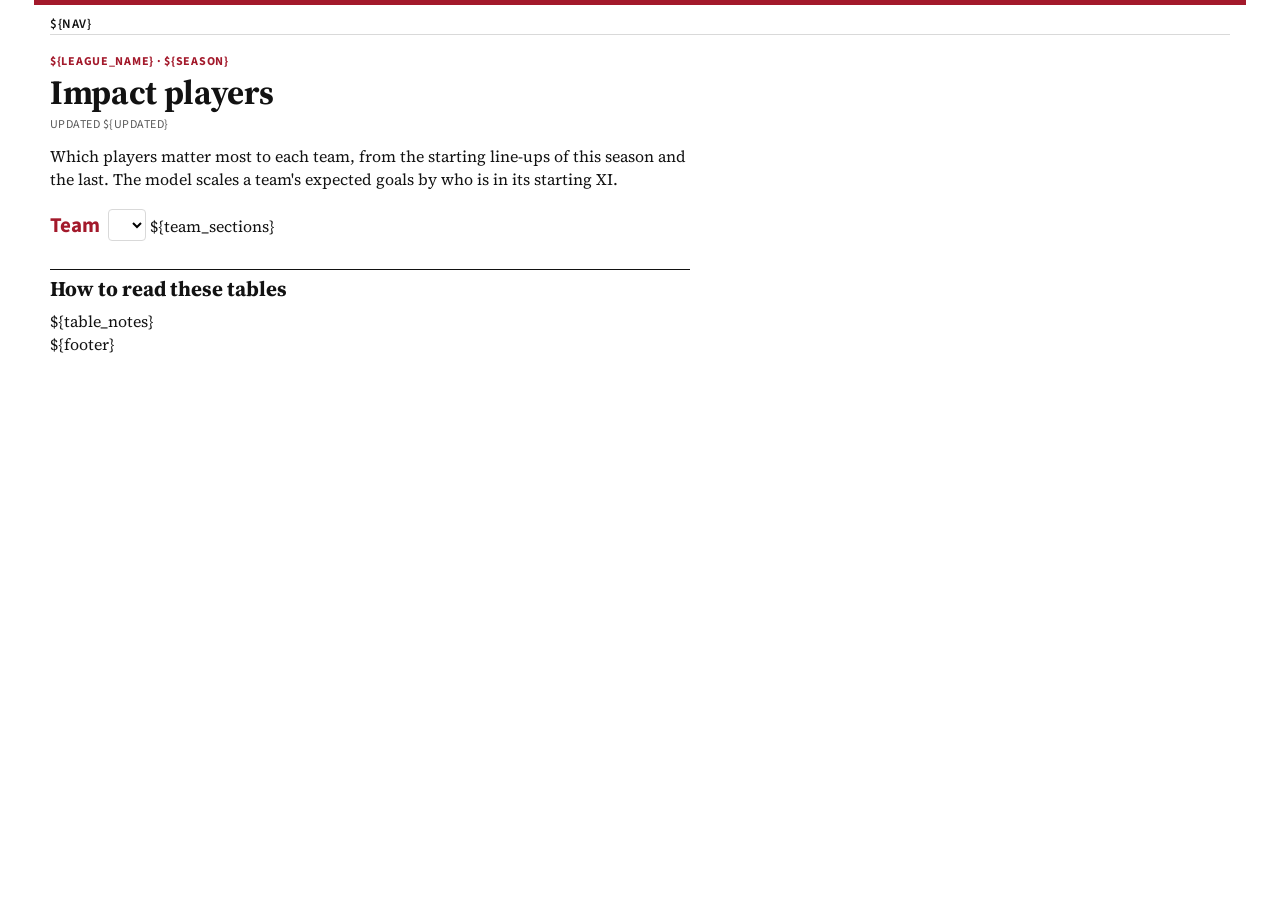
<file: src/football_predictions/templates/players.html>
<!doctype html>
<!--
  Impact players, one team at a time (players.js switches teams). Edit freely; website.py fills in these placeholders:
    league_name, season, updated, nav, team_options, team_sections, table_notes, footer
  Write a literal dollar sign as two dollar signs.
-->
<html lang="en">
<head>
  <meta charset="utf-8">
  <meta name="viewport" content="width=device-width, initial-scale=1">
  <link rel="preconnect" href="https://fonts.googleapis.com">
  <link rel="preconnect" href="https://fonts.gstatic.com" crossorigin>
  <link rel="stylesheet" href="https://fonts.googleapis.com/css2?family=Source+Sans+3:ital,wght@0,400;0,600;0,700;1,400&family=Source+Serif+4:ital,opsz,wght@0,8..60,400;0,8..60,600;0,8..60,700;1,8..60,400&display=swap">
  <link rel="stylesheet" href="style.css">
  <title>Impact players | ${league_name}</title>
  <script src="players.js" defer></script>
</head>
<body>
  <nav>${nav}</nav>
  <main>
    <p class="kicker">${league_name} · ${season}</p>
    <h1>Impact players</h1>
    <p class="updated">Updated ${updated}</p>
    <p>Which players matter most to each team, from the starting line-ups of this season and the last.
      The model scales a team's expected goals by who is in its starting XI.</p>
    <label class="team-picker"><span class="team-picker-label">Team</span> <select id="team-select">${team_options}</select></label>
    ${team_sections}
    <section class="table-notes">
      <h2>How to read these tables</h2>
      ${table_notes}
    </section>
  </main>
  ${footer}
</body>
</html>
</file>
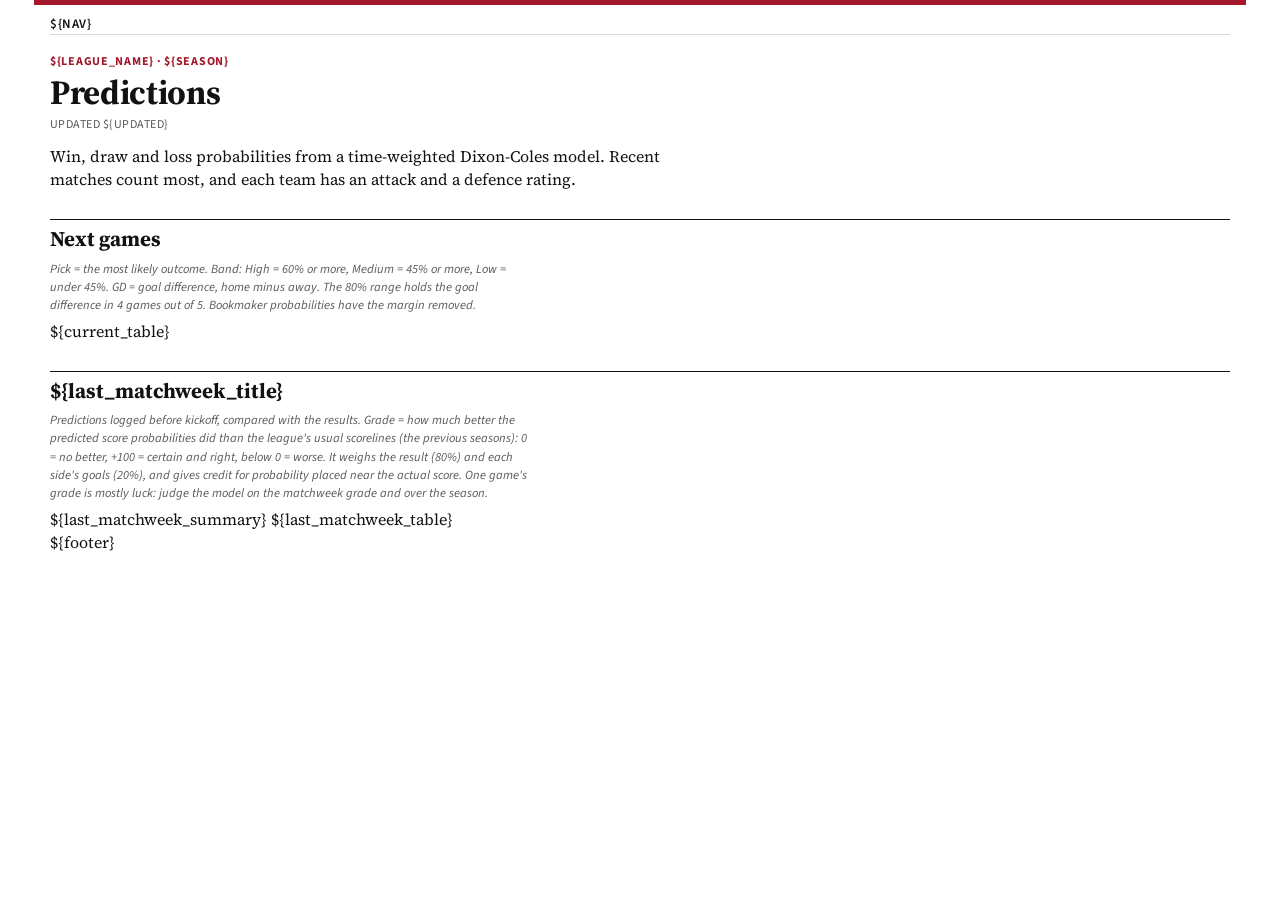
<file: src/football_predictions/templates/predictions.html>
<!doctype html>
<!--
  Home page: predictions. Edit freely; website.py fills in these placeholders:
    league_name, season, updated, nav, current_table, last_matchweek_title, last_matchweek_summary, last_matchweek_table, footer
  Write a literal dollar sign as two dollar signs.
-->
<html lang="en">
<head>
  <meta charset="utf-8">
  <meta name="viewport" content="width=device-width, initial-scale=1">
  <link rel="preconnect" href="https://fonts.googleapis.com">
  <link rel="preconnect" href="https://fonts.gstatic.com" crossorigin>
  <link rel="stylesheet" href="https://fonts.googleapis.com/css2?family=Source+Sans+3:ital,wght@0,400;0,600;0,700;1,400&family=Source+Serif+4:ital,opsz,wght@0,8..60,400;0,8..60,600;0,8..60,700;1,8..60,400&display=swap">
  <link rel="stylesheet" href="style.css">
  <title>Predictions | ${league_name}</title>
</head>
<body>
  <nav>${nav}</nav>
  <main>
    <p class="kicker">${league_name} · ${season}</p>
    <h1>Predictions</h1>
    <p class="updated">Updated ${updated}</p>
    <p>Win, draw and loss probabilities from a time-weighted Dixon-Coles model. Recent matches count most,
      and each team has an attack and a defence rating.</p>

    <h2>Next games</h2>
    <p class="hint">Pick = the most likely outcome. Band: High = 60% or more, Medium = 45% or more, Low = under 45%.
      GD = goal difference, home minus away. The 80% range holds the goal difference in 4 games out of 5.
      Bookmaker probabilities have the margin removed.</p>
    ${current_table}

    <h2>${last_matchweek_title}</h2>
    <p class="hint">Predictions logged before kickoff, compared with the results.
      Grade = how much better the predicted score probabilities did than the league's usual scorelines
      (the previous seasons): 0 = no better, +100 = certain and right, below 0 = worse.
      It weighs the result (80%) and each side's goals (20%), and gives credit for
      probability placed near the actual score. One game's grade is mostly luck: judge the model on the matchweek grade
      and over the season.</p>
    ${last_matchweek_summary}
    ${last_matchweek_table}
  </main>
  ${footer}
</body>
</html>
</file>
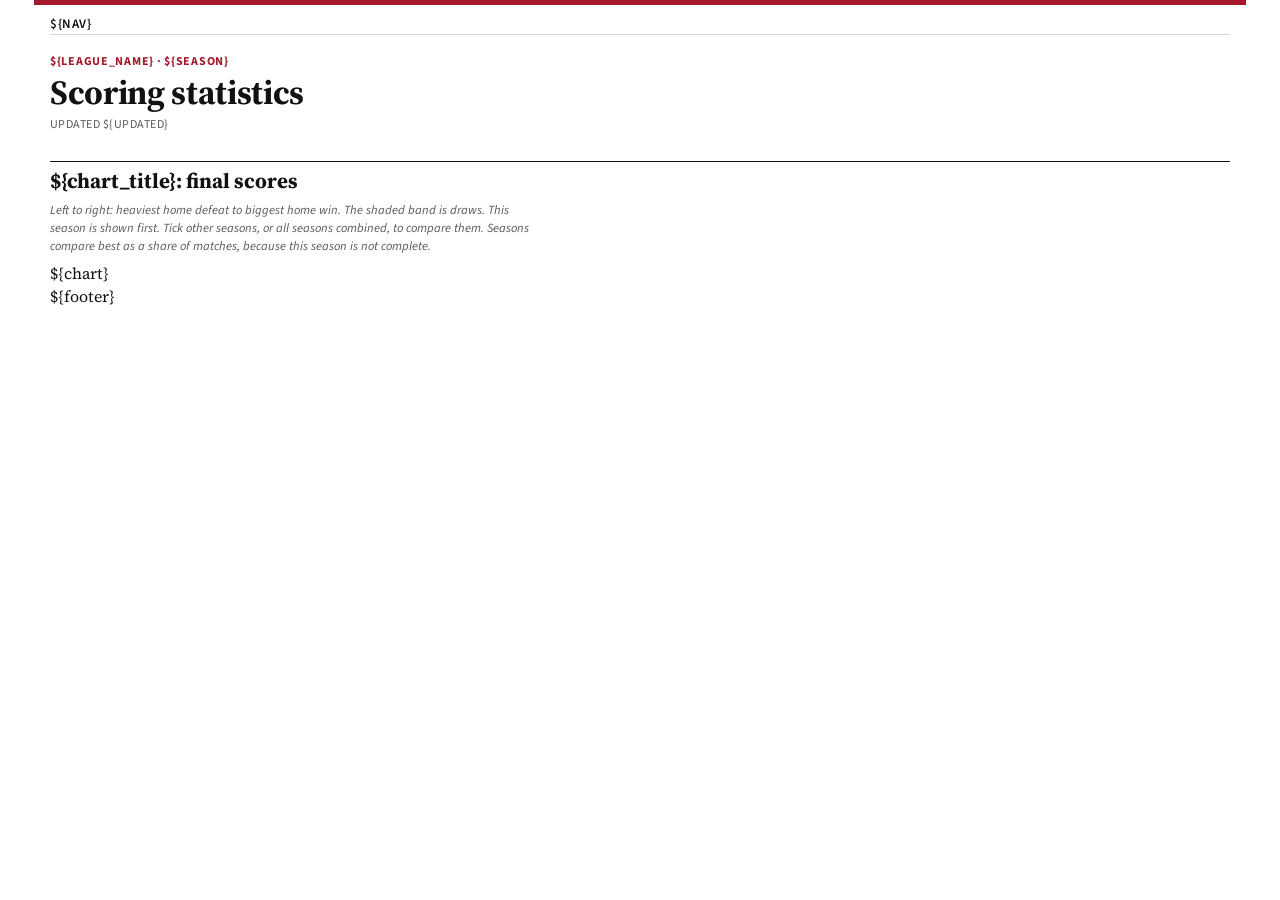
<file: src/football_predictions/templates/scores.html>
<!doctype html>
<!--
  Scoring statistics: the scoreline histogram (histogram.chart_fragment). Edit freely; website.py fills in these placeholders:
    league_name, season, updated, nav, chart_title, chart, footer
  Write a literal dollar sign as two dollar signs.
-->
<html lang="en">
<head>
  <meta charset="utf-8">
  <meta name="viewport" content="width=device-width, initial-scale=1">
  <link rel="preconnect" href="https://fonts.googleapis.com">
  <link rel="preconnect" href="https://fonts.gstatic.com" crossorigin>
  <link rel="stylesheet" href="https://fonts.googleapis.com/css2?family=Source+Sans+3:ital,wght@0,400;0,600;0,700;1,400&family=Source+Serif+4:ital,opsz,wght@0,8..60,400;0,8..60,600;0,8..60,700;1,8..60,400&display=swap">
  <link rel="stylesheet" href="style.css">
  <title>Scoring statistics | ${league_name}</title>
</head>
<body>
  <nav>${nav}</nav>
  <main>
    <p class="kicker">${league_name} · ${season}</p>
    <h1>Scoring statistics</h1>
    <p class="updated">Updated ${updated}</p>
    <h2>${chart_title}: final scores</h2>
    <p class="hint">Left to right: heaviest home defeat to biggest home win. The shaded band is draws.
      This season is shown first. Tick other seasons, or all seasons combined, to compare them.
      Seasons compare best as a share of matches, because this season is not complete.</p>
    ${chart}
  </main>
  ${footer}
</body>
</html>
</file>
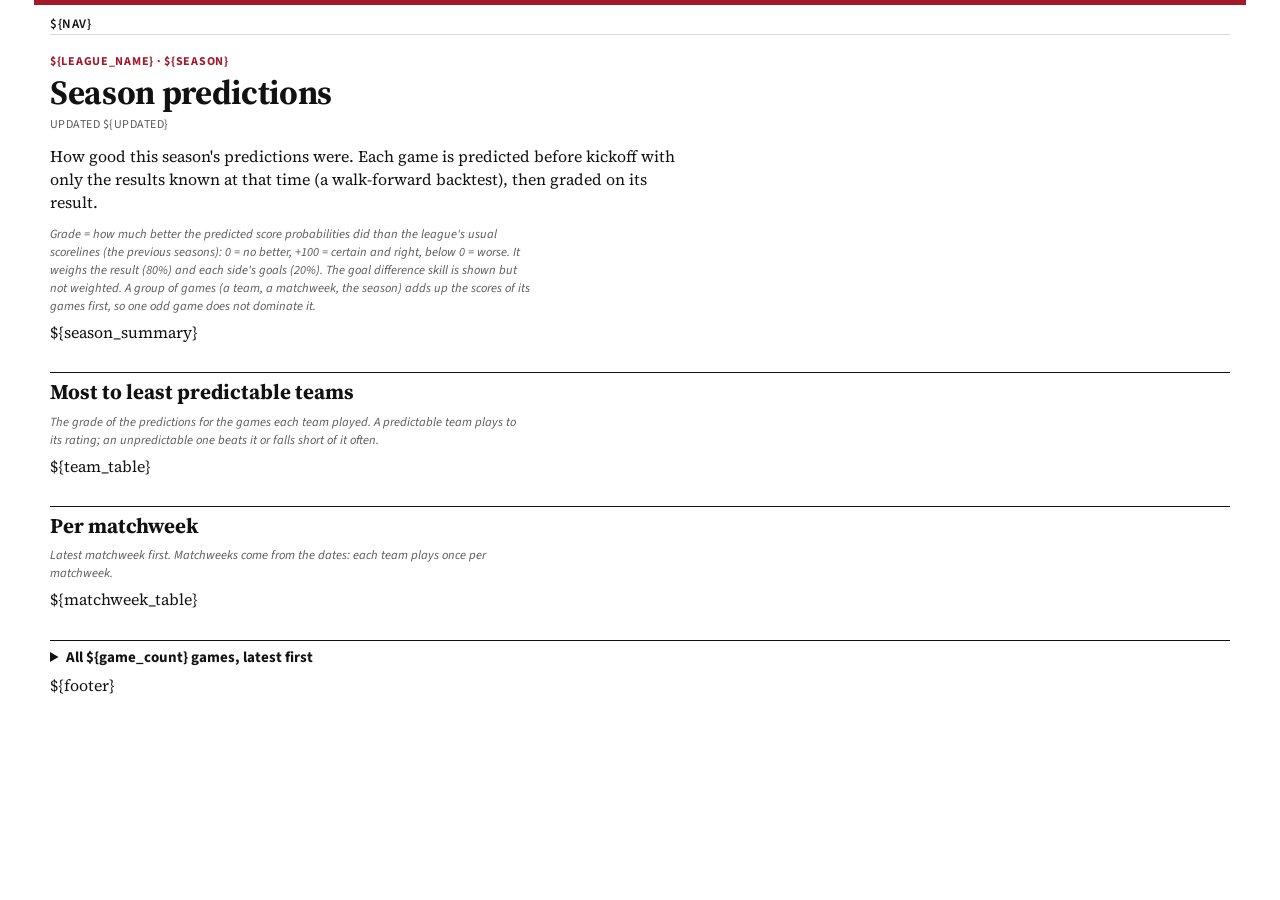
<file: src/football_predictions/templates/season.html>
<!doctype html>
<!--
  Season predictions: how good this season's predictions were. Edit freely; website.py fills in these placeholders:
    league_name, season, updated, nav, season_summary, team_table, matchweek_table, game_count, game_table, footer
  Write a literal dollar sign as two dollar signs.
-->
<html lang="en">
<head>
  <meta charset="utf-8">
  <meta name="viewport" content="width=device-width, initial-scale=1">
  <link rel="preconnect" href="https://fonts.googleapis.com">
  <link rel="preconnect" href="https://fonts.gstatic.com" crossorigin>
  <link rel="stylesheet" href="https://fonts.googleapis.com/css2?family=Source+Sans+3:ital,wght@0,400;0,600;0,700;1,400&family=Source+Serif+4:ital,opsz,wght@0,8..60,400;0,8..60,600;0,8..60,700;1,8..60,400&display=swap">
  <link rel="stylesheet" href="style.css">
  <title>Season predictions | ${league_name}</title>
</head>
<body>
  <nav>${nav}</nav>
  <main>
    <p class="kicker">${league_name} · ${season}</p>
    <h1>Season predictions</h1>
    <p class="updated">Updated ${updated}</p>
    <p>How good this season's predictions were. Each game is predicted before kickoff with only the results
      known at that time (a walk-forward backtest), then graded on its result.</p>
    <p class="hint">Grade = how much better the predicted score probabilities did than the league's usual scorelines
      (the previous seasons): 0 = no better, +100 = certain and right, below 0 = worse. It weighs the result (80%)
      and each side's goals (20%). The goal difference skill is shown but not weighted. A group of games (a team, a matchweek, the season) adds up
      the scores of its games first, so one odd game does not dominate it.</p>
    ${season_summary}

    <h2>Most to least predictable teams</h2>
    <p class="hint">The grade of the predictions for the games each team played. A predictable team plays to its
      rating; an unpredictable one beats it or falls short of it often.</p>
    ${team_table}

    <h2>Per matchweek</h2>
    <p class="hint">Latest matchweek first. Matchweeks come from the dates: each team plays once per matchweek.</p>
    ${matchweek_table}

    <details class="all-games">
      <summary>All ${game_count} games, latest first</summary>
      ${game_table}
    </details>
  </main>
  ${footer}
</body>
</html>
</file>
<file: site/style.css>
/* Shared stylesheet, copied as-is to site/style.css. Same look as the Economic Indicators site. */
:root {
  --text: #121212;
  --muted: #595959;
  --rule: #d9d9d9;          /* hairlines between rows and items */
  --rule-strong: #121212;   /* the rules that structure the page: over section heads, under table heads */
  --accent: #a3192b;        /* used sparingly: the top bar, the current page, small labels */
  --link: #1d4f91;
  --hit: #C6EFCE;           /* a correct pick (Excel's green) */
  --miss: #FFC7CE;          /* a wrong pick (Excel's red) */
  --card: #fafafa;
  /* The scoreline chart (histogram.chart_fragment) reads these. */
  --fg: var(--text);
  --bg: #fff;
  --line: var(--rule);
  --band: rgba(120, 130, 140, .09);
  /* Serif for headlines and prose, sans for tables, navigation and small print (loaded in each page's <head>). */
  --serif: "Source Serif 4", Georgia, "Times New Roman", serif;
  --sans: "Source Sans 3", -apple-system, system-ui, sans-serif;
}

body {
  font-family: var(--serif);
  font-size: 16px;
  line-height: 1.45;
  margin: 0 auto;
  padding: 0 16px 24px;
  max-width: 1180px;
  color: var(--text);
  background: var(--bg);
  border-top: 5px solid var(--accent);
}

p { margin: 0 0 10px; }
main > p { max-width: 80ch; }
a { color: var(--link); text-decoration-thickness: 1px; text-underline-offset: 2px; }
h1, h2, h3 { margin: 0; }
h1 { font-size: 34px; font-weight: 700; line-height: 1.1; letter-spacing: -0.01em; margin: 4px 0 4px; }
h2 {
  font-size: 21px; font-weight: 700; line-height: 1.2;
  border-top: 1px solid var(--rule-strong); padding-top: 6px; margin: 28px 0 8px;
}
h3 {
  font-family: var(--sans); font-size: 12px; font-weight: 700; text-transform: uppercase; letter-spacing: 0.06em;
  color: var(--accent); margin: 0 0 6px;
}
nav, table, .updated, .hint, .kicker, .summary-line, .team-picker, .score-chart, footer { font-family: var(--sans); }

nav {
  display: flex; flex-wrap: wrap; gap: 0 14px;
  font-size: 13px; font-weight: 600; text-transform: uppercase; letter-spacing: 0.04em;
  border-bottom: 1px solid var(--rule); padding: 10px 0 0;
}
nav a { color: var(--text); text-decoration: none; padding-bottom: 7px; border-bottom: 3px solid transparent; }
nav a:hover { color: var(--accent); }
nav a[aria-current="page"] { border-bottom-color: var(--accent); }

.kicker { color: var(--accent); font-size: 12px; font-weight: 700; text-transform: uppercase; letter-spacing: 0.06em; margin: 18px 0 0; }
.updated { color: var(--muted); font-size: 12px; text-transform: uppercase; letter-spacing: 0.04em; margin-bottom: 12px; }
.hint { color: var(--muted); font-size: 12.5px; font-style: italic; margin: 4px 0 6px; }
.summary-line { font-size: 15px; }
.placeholder { color: var(--muted); font-style: italic; }

/* Tables fill the page width; on a narrow screen they scroll sideways by themselves, not the whole page. */
.table-wrap { overflow-x: auto; }
table { width: 100%; border-collapse: collapse; font-size: 13px; line-height: 1.3; }
th, td { padding: 4px 6px; border-bottom: 1px solid var(--rule); text-align: left; vertical-align: top; }
th { font-weight: 700; border-bottom: 2px solid var(--rule-strong); vertical-align: bottom; white-space: nowrap; }
td.num, th.num { text-align: right; font-variant-numeric: tabular-nums; white-space: nowrap; }

/* Last matchweek: the pick and its mark shaded green (right) or red (wrong). */
tr.hit td.pick, tr.hit td.mark { background: var(--hit); }
tr.miss td.pick, tr.miss td.mark { background: var(--miss); }
td.mark { text-align: center; font-weight: 700; }

/* Season predictions: the season grade, then the tables; all games fold away. */
.season-grade { font-family: var(--sans); font-size: 15px; color: var(--muted); margin: 12px 0 0; }
.grade-value { font-size: 30px; font-weight: 700; color: var(--text); margin-right: 6px; }
.all-games { margin-top: 28px; }
.all-games summary { font-family: var(--sans); font-size: 15px; font-weight: 700; cursor: pointer; padding: 6px 0; border-top: 1px solid var(--rule-strong); }

/* Impact players: a team picker, then the team's tables as cards. */
.team-picker { display: inline-flex; align-items: center; gap: 8px; font-size: 14px; font-weight: 600; margin: 8px 0 0; }
.team-picker-label { font-size: 21px; font-weight: 700; color: var(--accent); }   /* h2 size */
.team-picker select { font: inherit; font-weight: 400; padding: 4px 8px; border: 1px solid var(--rule); border-radius: 4px; background: var(--bg); }
.cards { display: grid; grid-template-columns: repeat(auto-fill, minmax(min(320px, 100%), 1fr)); gap: 14px; }
.card { background: var(--card); border: 1px solid var(--rule); border-radius: 6px; padding: 10px 12px; min-width: 0; }
.card table { font-size: 13px; }
.card td.label { color: var(--muted); white-space: nowrap; width: 1%; }
.card tr:last-child td { border-bottom: none; }
.table-notes { margin-top: 28px; max-width: 80ch; }
.table-notes ul { padding-left: 20px; }
.table-notes li { margin-bottom: 6px; font-size: 15px; line-height: 1.4; }

.score-chart { margin-top: 8px; font-size: 14px; }

footer { margin-top: 36px; padding-top: 8px; border-top: 1px solid var(--rule-strong); color: var(--muted); font-size: 11.5px; line-height: 1.4; max-width: 90ch; }
footer p { margin: 0 0 6px; }
</file>
<file: src/football_predictions/templates/style.css>
/* Shared stylesheet, copied as-is to site/style.css. Same look as the Economic Indicators site. */
:root {
  --text: #121212;
  --muted: #595959;
  --rule: #d9d9d9;          /* hairlines between rows and items */
  --rule-strong: #121212;   /* the rules that structure the page: over section heads, under table heads */
  --accent: #a3192b;        /* used sparingly: the top bar, the current page, small labels */
  --link: #1d4f91;
  --hit: #C6EFCE;           /* a correct pick (Excel's green) */
  --miss: #FFC7CE;          /* a wrong pick (Excel's red) */
  --card: #fafafa;
  /* The scoreline chart (histogram.chart_fragment) reads these. */
  --fg: var(--text);
  --bg: #fff;
  --line: var(--rule);
  --band: rgba(120, 130, 140, .09);
  /* Serif for headlines and prose, sans for tables, navigation and small print (loaded in each page's <head>). */
  --serif: "Source Serif 4", Georgia, "Times New Roman", serif;
  --sans: "Source Sans 3", -apple-system, system-ui, sans-serif;
}

body {
  font-family: var(--serif);
  font-size: 16px;
  line-height: 1.45;
  margin: 0 auto;
  padding: 0 16px 24px;
  max-width: 1180px;
  color: var(--text);
  background: var(--bg);
  border-top: 5px solid var(--accent);
}

p { margin: 0 0 10px; }
main > p { max-width: 80ch; }
a { color: var(--link); text-decoration-thickness: 1px; text-underline-offset: 2px; }
h1, h2, h3 { margin: 0; }
h1 { font-size: 34px; font-weight: 700; line-height: 1.1; letter-spacing: -0.01em; margin: 4px 0 4px; }
h2 {
  font-size: 21px; font-weight: 700; line-height: 1.2;
  border-top: 1px solid var(--rule-strong); padding-top: 6px; margin: 28px 0 8px;
}
h3 {
  font-family: var(--sans); font-size: 12px; font-weight: 700; text-transform: uppercase; letter-spacing: 0.06em;
  color: var(--accent); margin: 0 0 6px;
}
nav, table, .updated, .hint, .kicker, .summary-line, .team-picker, .score-chart, footer { font-family: var(--sans); }

nav {
  display: flex; flex-wrap: wrap; gap: 0 14px;
  font-size: 13px; font-weight: 600; text-transform: uppercase; letter-spacing: 0.04em;
  border-bottom: 1px solid var(--rule); padding: 10px 0 0;
}
nav a { color: var(--text); text-decoration: none; padding-bottom: 7px; border-bottom: 3px solid transparent; }
nav a:hover { color: var(--accent); }
nav a[aria-current="page"] { border-bottom-color: var(--accent); }

.kicker { color: var(--accent); font-size: 12px; font-weight: 700; text-transform: uppercase; letter-spacing: 0.06em; margin: 18px 0 0; }
.updated { color: var(--muted); font-size: 12px; text-transform: uppercase; letter-spacing: 0.04em; margin-bottom: 12px; }
.hint { color: var(--muted); font-size: 12.5px; font-style: italic; margin: 4px 0 6px; }
.summary-line { font-size: 15px; }
.placeholder { color: var(--muted); font-style: italic; }

/* Tables fill the page width; on a narrow screen they scroll sideways by themselves, not the whole page. */
.table-wrap { overflow-x: auto; }
table { width: 100%; border-collapse: collapse; font-size: 13px; line-height: 1.3; }
th, td { padding: 4px 6px; border-bottom: 1px solid var(--rule); text-align: left; vertical-align: top; }
th { font-weight: 700; border-bottom: 2px solid var(--rule-strong); vertical-align: bottom; white-space: nowrap; }
td.num, th.num { text-align: right; font-variant-numeric: tabular-nums; white-space: nowrap; }

/* Last matchweek: the pick and its mark shaded green (right) or red (wrong). */
tr.hit td.pick, tr.hit td.mark { background: var(--hit); }
tr.miss td.pick, tr.miss td.mark { background: var(--miss); }
td.mark { text-align: center; font-weight: 700; }

/* Season predictions: the season grade, then the tables; all games fold away. */
.season-grade { font-family: var(--sans); font-size: 15px; color: var(--muted); margin: 12px 0 0; }
.grade-value { font-size: 30px; font-weight: 700; color: var(--text); margin-right: 6px; }
.all-games { margin-top: 28px; }
.all-games summary { font-family: var(--sans); font-size: 15px; font-weight: 700; cursor: pointer; padding: 6px 0; border-top: 1px solid var(--rule-strong); }

/* Impact players: a team picker, then the team's tables as cards. */
.team-picker { display: inline-flex; align-items: center; gap: 8px; font-size: 14px; font-weight: 600; margin: 8px 0 0; }
.team-picker-label { font-size: 21px; font-weight: 700; color: var(--accent); }   /* h2 size */
.team-picker select { font: inherit; font-weight: 400; padding: 4px 8px; border: 1px solid var(--rule); border-radius: 4px; background: var(--bg); }
.cards { display: grid; grid-template-columns: repeat(auto-fill, minmax(min(320px, 100%), 1fr)); gap: 14px; }
.card { background: var(--card); border: 1px solid var(--rule); border-radius: 6px; padding: 10px 12px; min-width: 0; }
.card table { font-size: 13px; }
.card td.label { color: var(--muted); white-space: nowrap; width: 1%; }
.card tr:last-child td { border-bottom: none; }
.table-notes { margin-top: 28px; max-width: 80ch; }
.table-notes ul { padding-left: 20px; }
.table-notes li { margin-bottom: 6px; font-size: 15px; line-height: 1.4; }

.score-chart { margin-top: 8px; font-size: 14px; }

footer { margin-top: 36px; padding-top: 8px; border-top: 1px solid var(--rule-strong); color: var(--muted); font-size: 11.5px; line-height: 1.4; max-width: 90ch; }
footer p { margin: 0 0 6px; }
</file>
